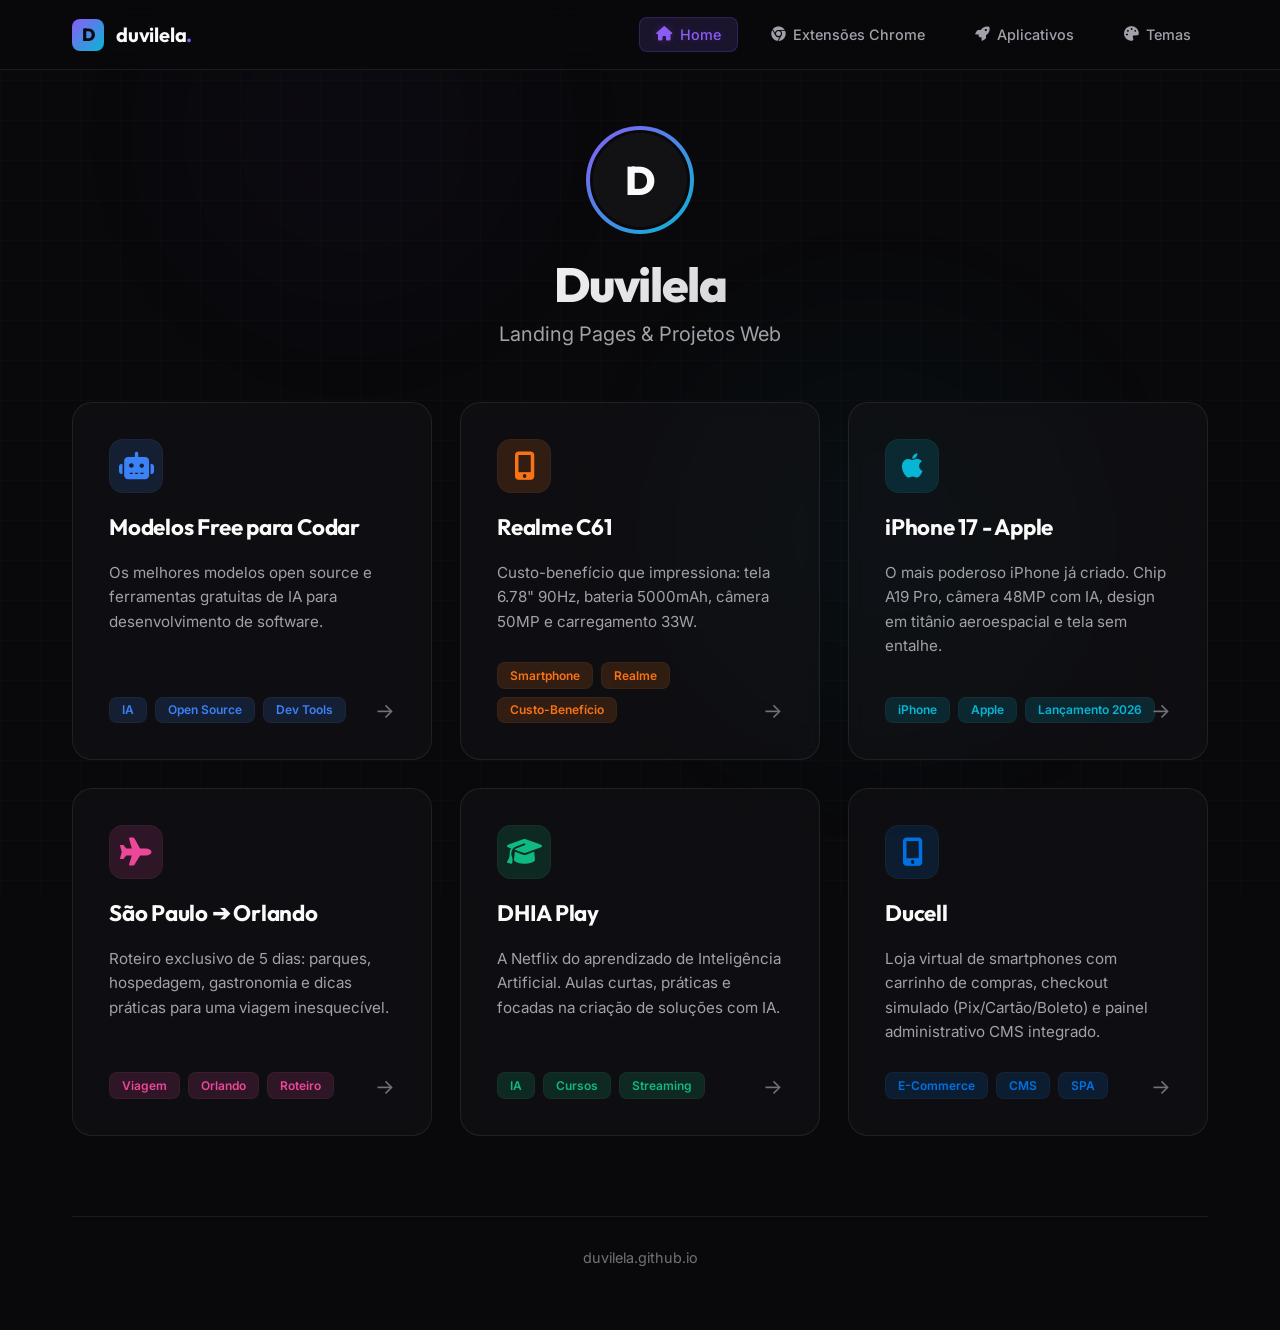
<file: index.html>
<!DOCTYPE html>
<html lang="pt-BR">
<head>
    <meta charset="UTF-8">
    <meta name="viewport" content="width=device-width, initial-scale=1.0">
    <title>duvilela | Portfólio de Projetos Web</title>
    <!-- Google Fonts & FontAwesome -->
    <link href="https://fonts.googleapis.com/css2?family=Inter:wght@300;400;500;600;700&family=Outfit:wght@400;500;600;700;800&display=swap" rel="stylesheet">
    <link href="https://cdnjs.cloudflare.com/ajax/libs/font-awesome/6.4.0/css/all.min.css" rel="stylesheet">
    <style>
        * { margin: 0; padding: 0; box-sizing: border-box; }

        :root {
            --bg: #09090b;
            --bg-card: rgba(24, 24, 27, 0.45);
            --bg-card-hover: rgba(24, 24, 27, 0.75);
            --border: rgba(255, 255, 255, 0.08);
            --text-primary: #fafafa;
            --text-secondary: #a1a1aa;
            --text-muted: #71717a;
            
            --accent-purple: #8b5cf6;
            --accent-purple-glow: rgba(139, 92, 246, 0.15);
            --accent-cyan: #06b6d4;
            --accent-cyan-glow: rgba(6, 182, 212, 0.15);
            
            --font-title: 'Outfit', sans-serif;
            --font-body: 'Inter', sans-serif;
            --transition: all 0.3s cubic-bezier(0.4, 0, 0.2, 1);
        }

        body {
            font-family: var(--font-body);
            background: var(--bg);
            color: var(--text-primary);
            min-height: 100vh;
            display: flex;
            flex-direction: column;
            padding-top: 90px;
            overflow-x: hidden;
        }

        /* Ambient Glow & Grid */
        .grid-bg {
            position: fixed;
            inset: 0;
            z-index: -2;
            background-size: 40px 40px;
            background-image: 
                linear-gradient(to right, rgba(255, 255, 255, 0.015) 1px, transparent 1px),
                linear-gradient(to bottom, rgba(255, 255, 255, 0.015) 1px, transparent 1px);
            pointer-events: none;
        }

        .orb {
            position: fixed;
            border-radius: 50%;
            filter: blur(100px);
            z-index: -1;
            opacity: 0.45;
            pointer-events: none;
        }
        .orb-1 {
            top: -10%;
            left: 10%;
            width: 450px;
            height: 450px;
            background: radial-gradient(circle, var(--accent-purple-glow) 0%, transparent 70%);
        }
        .orb-2 {
            bottom: 10%;
            right: 10%;
            width: 550px;
            height: 550px;
            background: radial-gradient(circle, var(--accent-cyan-glow) 0%, transparent 70%);
        }

        /* Loading Bar */
        .loading-bar {
            position: fixed;
            top: 70px;
            left: 0;
            height: 3px;
            background: linear-gradient(90deg, var(--accent-cyan), var(--accent-purple));
            width: 0%;
            z-index: 1001;
            transition: width 0.4s ease, opacity 0.3s ease;
            opacity: 0;
            pointer-events: none;
        }
        .loading-bar.loading {
            opacity: 1;
            width: 70%;
        }
        .loading-bar.loaded {
            width: 100%;
            opacity: 0;
        }

        /* Fixed Navbar */
        .navbar {
            position: fixed;
            top: 0;
            left: 0;
            right: 0;
            height: 70px;
            z-index: 1000;
            background: rgba(9, 9, 11, 0.75);
            backdrop-filter: blur(12px);
            -webkit-backdrop-filter: blur(12px);
            border-bottom: 1px solid var(--border);
            display: flex;
            align-items: center;
        }

        .nav-container {
            max-width: 1200px;
            width: 100%;
            margin: 0 auto;
            padding: 0 2rem;
            display: flex;
            justify-content: space-between;
            align-items: center;
        }

        .nav-left {
            display: flex;
            align-items: center;
        }

        .nav-brand {
            display: flex;
            align-items: center;
            gap: 0.75rem;
            text-decoration: none;
            color: var(--text-primary);
            font-family: var(--font-title);
            font-weight: 700;
            font-size: 1.25rem;
            letter-spacing: -0.01em;
            cursor: pointer;
            transition: var(--transition);
        }

        .brand-avatar {
            width: 32px;
            height: 32px;
            border-radius: 8px;
            background: linear-gradient(135deg, var(--accent-purple), var(--accent-cyan));
            color: var(--bg);
            display: flex;
            align-items: center;
            justify-content: center;
            font-weight: 800;
            font-size: 1.1rem;
        }

        .nav-brand .dot {
            color: var(--accent-purple);
            transition: var(--transition);
        }

        .nav-brand:hover .dot {
            color: var(--accent-cyan);
            text-shadow: 0 0 10px rgba(6, 182, 212, 0.6);
        }

        .nav-center {
            display: flex;
            align-items: center;
            justify-content: center;
            flex-grow: 1;
        }

        .status-badge {
            background: rgba(255, 255, 255, 0.05);
            border: 1px solid var(--border);
            padding: 0.4rem 1rem;
            border-radius: 30px;
            display: flex;
            align-items: center;
            gap: 0.5rem;
            font-size: 0.85rem;
            color: var(--text-secondary);
            animation: fadeInStatus 0.3s ease;
        }

        @keyframes fadeInStatus {
            from { opacity: 0; transform: translateY(-5px); }
            to { opacity: 1; transform: translateY(0); }
        }

        .pulse-dot {
            width: 8px;
            height: 8px;
            background-color: var(--accent-cyan);
            border-radius: 50%;
            box-shadow: 0 0 0 0 rgba(6, 182, 212, 0.7);
            animation: pulse 1.6s infinite;
        }

        @keyframes pulse {
            0% {
                transform: scale(0.95);
                box-shadow: 0 0 0 0 rgba(6, 182, 212, 0.7);
            }
            70% {
                transform: scale(1);
                box-shadow: 0 0 0 6px rgba(6, 182, 212, 0);
            }
            100% {
                transform: scale(0.95);
                box-shadow: 0 0 0 0 rgba(6, 182, 212, 0);
            }
        }

        .nav-right {
            display: flex;
            align-items: center;
            gap: 1rem;
        }

        .nav-btn {
            background: transparent;
            border: 1px solid transparent;
            color: var(--text-secondary);
            padding: 0.5rem 1rem;
            border-radius: 8px;
            cursor: pointer;
            font-family: var(--font-body);
            font-size: 0.9rem;
            font-weight: 500;
            display: flex;
            align-items: center;
            gap: 0.5rem;
            transition: var(--transition);
        }

        .nav-btn:hover {
            color: var(--text-primary);
            background: rgba(255, 255, 255, 0.04);
        }

        .nav-btn.active {
            color: var(--accent-purple);
            background: var(--accent-purple-glow);
            border-color: rgba(139, 92, 246, 0.2);
            text-shadow: 0 0 10px rgba(139, 92, 246, 0.2);
        }

        .nav-link {
            text-decoration: none;
            color: var(--text-secondary);
            padding: 0.5rem 1rem;
            border-radius: 8px;
            font-size: 0.9rem;
            font-weight: 500;
            display: flex;
            align-items: center;
            gap: 0.5rem;
            transition: var(--transition);
        }

        .nav-link:hover {
            color: var(--text-primary);
            background: rgba(255, 255, 255, 0.04);
        }

        /* Hub View Container */
        .container {
            max-width: 1200px;
            width: 100%;
            margin: 0 auto;
            padding: 2.5rem 2rem 4rem;
            text-align: center;
            animation: slideIn 0.5s cubic-bezier(0.16, 1, 0.3, 1);
        }

        @keyframes slideIn {
            from { opacity: 0; transform: translateY(15px); }
            to { opacity: 1; transform: translateY(0); }
        }

        .hub-header {
            margin-bottom: 3.5rem;
        }

        /* Avatar glow */
        .avatar-glow {
            position: relative;
            width: 100px;
            height: 100px;
            margin: 0 auto 1.5rem;
            display: flex;
            align-items: center;
            justify-content: center;
        }
        .avatar-glow::before {
            content: '';
            position: absolute;
            inset: -4px;
            border-radius: 50%;
            background: linear-gradient(135deg, var(--accent-purple), var(--accent-cyan));
            z-index: -1;
            animation: rotateGlow 6s linear infinite;
        }
        .avatar {
            width: 100%;
            height: 100%;
            border-radius: 50%;
            background: #121214;
            border: 3px solid var(--bg);
            display: flex;
            align-items: center;
            justify-content: center;
            font-size: 2.5rem;
            font-weight: 800;
            color: var(--text-primary);
            font-family: var(--font-title);
        }
        @keyframes rotateGlow {
            0% { transform: rotate(0deg); filter: hue-rotate(0deg); }
            100% { transform: rotate(360deg); filter: hue-rotate(360deg); }
        }

        h1 {
            font-family: var(--font-title);
            font-size: 3rem;
            font-weight: 800;
            margin-bottom: 0.5rem;
            letter-spacing: -0.03em;
            background: linear-gradient(135deg, #ffffff 30%, var(--text-secondary) 100%);
            -webkit-background-clip: text;
            -webkit-text-fill-color: transparent;
        }

        .subtitle {
            color: var(--text-secondary);
            font-size: 1.25rem;
            font-weight: 400;
            margin-bottom: 1rem;
            max-width: 600px;
            margin-left: auto;
            margin-right: auto;
        }

        .social-links {
            display: flex;
            justify-content: center;
            gap: 1rem;
            margin-top: 1.5rem;
        }

        .social-icon-btn {
            color: var(--text-secondary);
            font-size: 1.2rem;
            width: 40px;
            height: 40px;
            border-radius: 50%;
            border: 1px solid var(--border);
            background: rgba(255, 255, 255, 0.02);
            display: flex;
            align-items: center;
            justify-content: center;
            text-decoration: none;
            transition: var(--transition);
        }

        .social-icon-btn:hover {
            color: var(--text-primary);
            border-color: rgba(255, 255, 255, 0.2);
            background: rgba(255, 255, 255, 0.05);
            transform: translateY(-2px);
        }

        /* Cards Grid */
        .cards {
            display: grid;
            grid-template-columns: repeat(auto-fit, minmax(340px, 1fr));
            gap: 1.75rem;
            margin-top: 1rem;
        }

        .card {
            background: var(--bg-card);
            backdrop-filter: blur(8px);
            -webkit-backdrop-filter: blur(8px);
            border: 1px solid var(--border);
            border-radius: 20px;
            padding: 2.25rem;
            text-align: left;
            text-decoration: none;
            color: inherit;
            transition: var(--transition);
            position: relative;
            overflow: hidden;
            display: flex;
            flex-direction: column;
            gap: 1.25rem;
        }

        .card::before {
            content: '';
            position: absolute;
            top: 0;
            left: 0;
            right: 0;
            height: 4px;
            background: var(--card-color, var(--accent-purple));
            transition: opacity 0.35s ease;
            opacity: 0;
        }

        .card:hover {
            transform: translateY(-6px);
            border-color: var(--card-color, var(--accent-purple));
            box-shadow: 0 20px 40px var(--card-color-glow, var(--accent-purple-glow));
            background: var(--bg-card-hover);
        }

        .card:hover::before {
            opacity: 1;
        }

        .card-icon {
            font-size: 1.75rem;
            width: 54px;
            height: 54px;
            border-radius: 14px;
            display: flex;
            align-items: center;
            justify-content: center;
            background: var(--card-color-glow, var(--accent-purple-glow));
            color: var(--card-color, var(--accent-purple));
            border: 1px solid rgba(255, 255, 255, 0.03);
            transition: var(--transition);
        }

        .card:hover .card-icon {
            transform: scale(1.05);
            border-color: rgba(255, 255, 255, 0.1);
        }

        .card h2 {
            font-family: var(--font-title);
            font-size: 1.4rem;
            font-weight: 700;
            letter-spacing: -0.01em;
            color: var(--text-primary);
        }

        .card p {
            color: var(--text-secondary);
            font-size: 0.95rem;
            line-height: 1.6;
            margin-bottom: 0.5rem;
        }

        .card-tags {
            display: flex;
            gap: 0.5rem;
            flex-wrap: wrap;
            margin-top: auto;
        }

        .tag {
            padding: 0.3rem 0.75rem;
            border-radius: 8px;
            font-size: 0.75rem;
            font-weight: 600;
            background: var(--card-color-glow, var(--accent-purple-glow));
            color: var(--card-color, var(--accent-purple));
            border: 1px solid rgba(255, 255, 255, 0.03);
        }

        .card-arrow {
            position: absolute;
            bottom: 2.25rem;
            right: 2.25rem;
            font-size: 1.3rem;
            color: var(--text-muted);
            transition: var(--transition);
        }

        .card:hover .card-arrow {
            color: var(--card-color, var(--text-primary));
            transform: translateX(6px);
        }

        /* Footer */
        footer {
            margin-top: 5rem;
            color: var(--text-muted);
            font-size: 0.9rem;
            border-top: 1px solid var(--border);
            padding-top: 2rem;
            width: 100%;
        }

        footer a {
            color: var(--accent-cyan);
            text-decoration: none;
            font-weight: 500;
            transition: var(--transition);
        }

        footer a:hover {
            color: var(--accent-purple);
            text-decoration: underline;
        }

        /* Iframe View CSS */
        #iframe-view {
            position: fixed;
            top: 70px;
            left: 0;
            right: 0;
            bottom: 0;
            width: 100%;
            height: calc(100vh - 70px);
            overflow: hidden;
            background: var(--bg);
            display: none;
            opacity: 0;
            transform: translateY(15px);
            z-index: 10;
        }

        #project-iframe {
            width: 100%;
            height: 100%;
            border: none;
            background: var(--bg);
        }

        /* SPA transitions */
        .fade-out {
            opacity: 0;
            transform: translateY(-15px);
            transition: opacity 0.3s cubic-bezier(0.16, 1, 0.3, 1), transform 0.3s cubic-bezier(0.16, 1, 0.3, 1);
        }
        
        .fade-in {
            opacity: 1 !important;
            transform: translateY(0) !important;
            transition: opacity 0.35s cubic-bezier(0.16, 1, 0.3, 1), transform 0.35s cubic-bezier(0.16, 1, 0.3, 1);
        }

        /* Responsiveness */
        @media (max-width: 768px) {
            body {
                padding-top: 80px;
            }
            .navbar {
                height: 60px;
            }
            #iframe-view {
                top: 60px;
                height: calc(100vh - 60px);
            }
            .loading-bar {
                top: 60px;
            }
            h1 { font-size: 2.25rem; }
            .cards { grid-template-columns: 1fr; }
            .nav-container { padding: 0 1.25rem; }
            .nav-status { display: none; }
            .nav-btn span, .nav-link span { display: none; }
            .nav-btn, .nav-link { padding: 0.5rem; }
        }

        /* Theme Selector Modal */
        .theme-modal-overlay {
            position: fixed;
            inset: 0;
            background: rgba(0, 0, 0, 0.75);
            backdrop-filter: blur(8px);
            -webkit-backdrop-filter: blur(8px);
            display: none;
            align-items: center;
            justify-content: center;
            z-index: 2000;
            opacity: 0;
            transition: opacity 0.3s ease;
        }
        .theme-modal-overlay.active {
            display: flex;
            opacity: 1;
        }
        .theme-modal-content {
            background: #18181b;
            border: 1px solid rgba(255, 255, 255, 0.08);
            border-radius: 20px;
            max-width: 680px;
            width: 90%;
            padding: 2rem;
            box-shadow: 0 25px 50px -12px rgba(0, 0, 0, 0.5);
            transform: translateY(20px);
            transition: transform 0.3s ease;
            color: #fafafa;
            text-align: left;
        }
        .theme-modal-overlay.active .theme-modal-content {
            transform: translateY(0);
        }
        .theme-modal-header {
            display: flex;
            justify-content: space-between;
            align-items: center;
            margin-bottom: 1.5rem;
            border-bottom: 1px solid rgba(255, 255, 255, 0.08);
            padding-bottom: 1rem;
        }
        .theme-modal-header h2 {
            font-size: 1.4rem;
            font-weight: 700;
            letter-spacing: -0.02em;
            color: #ffffff;
        }
        .theme-modal-close-btn {
            background: transparent;
            border: none;
            color: #a1a1aa;
            font-size: 1.8rem;
            cursor: pointer;
            line-height: 1;
            transition: color 0.2s;
        }
        .theme-modal-close-btn:hover {
            color: #ffffff;
        }
        .theme-grid {
            display: grid;
            grid-template-columns: repeat(auto-fill, minmax(260px, 1fr));
            gap: 1rem;
            max-height: 400px;
            overflow-y: auto;
            padding-right: 0.5rem;
        }
        .theme-grid::-webkit-scrollbar {
            width: 6px;
        }
        .theme-grid::-webkit-scrollbar-track {
            background: transparent;
        }
        .theme-grid::-webkit-scrollbar-thumb {
            background: rgba(255, 255, 255, 0.1);
            border-radius: 999px;
        }
        .theme-option-card {
            background: rgba(255, 255, 255, 0.02);
            border: 1px solid rgba(255, 255, 255, 0.06);
            border-radius: 12px;
            padding: 1.25rem;
            text-decoration: none;
            color: inherit;
            display: flex;
            flex-direction: column;
            gap: 0.5rem;
            transition: all 0.2s ease;
            position: relative;
            overflow: hidden;
        }
        .theme-option-card:hover {
            background: rgba(255, 255, 255, 0.06);
            border-color: rgba(255, 255, 255, 0.15);
            transform: translateY(-2px);
        }
        .theme-option-card.current {
            border-color: #3b82f6;
            background: rgba(59, 130, 246, 0.05);
        }
        .theme-preview-glow {
            position: absolute;
            top: 0; right: 0;
            width: 60px; height: 60px;
            filter: blur(25px);
            opacity: 0.15;
            pointer-events: none;
            transition: opacity 0.2s;
        }
        .theme-option-card:hover .theme-preview-glow {
            opacity: 0.3;
        }
        .theme-option-card h3 {
            font-size: 1rem;
            font-weight: 600;
            color: #ffffff;
            margin-bottom: 0.2rem;
        }
        .theme-option-card p {
            font-size: 0.8rem;
            color: #a1a1aa;
            line-height: 1.4;
        }
        .theme-badge {
            align-self: flex-start;
            font-size: 0.7rem;
            font-weight: 600;
            padding: 0.15rem 0.45rem;
            border-radius: 4px;
            background: rgba(255, 255, 255, 0.05);
            color: #d4d4d8;
            border: 1px solid rgba(255, 255, 255, 0.05);
        }
        .theme-option-card.current .theme-badge {
            background: rgba(59, 130, 246, 0.15);
            color: #60a5fa;
            border-color: rgba(59, 130, 246, 0.25);
        }
    </style>
</head>
<body>
    <div class="grid-bg"></div>
    <div class="orb orb-1"></div>
    <div class="orb orb-2"></div>

    <!-- Top Loading Indicator -->
    <div class="loading-bar" id="loading-bar"></div>

    <!-- Fixed Header / Navbar -->
    <nav class="navbar">
        <div class="nav-container">
            <div class="nav-left">
                <a href="#" class="nav-brand" id="nav-brand">
                    <span class="brand-avatar">D</span>
                    <span class="brand-text">duvilela<span class="dot">.</span></span>
                </a>
            </div>
            
            <div class="nav-center" id="nav-status">
                <div class="status-badge" style="display: none;">
                    <span class="pulse-dot"></span>
                    <span class="status-text">Visualizando: </span>
                </div>
            </div>

            <div class="nav-right">
                <button class="nav-btn active" id="btn-home">
                    <i class="fa-solid fa-house"></i>
                    <span>Home</span>
                </button>
                <button class="nav-btn" id="btn-extensions" title="Extensões Chrome">
                    <i class="fa-brands fa-chrome"></i>
                    <span>Extensões Chrome</span>
                </button>
                <button class="nav-btn" id="btn-apps" title="Aplicativos Web">
                    <i class="fa-solid fa-rocket"></i>
                    <span>Aplicativos</span>
                </button>
                <button class="nav-btn" id="btn-theme-switcher" title="Trocar Tema">
                    <i class="fa-solid fa-palette"></i>
                    <span>Temas</span>
                </button>
                <!-- <a href="https://github.com/duvilela" target="_blank" class="nav-link">
                    <i class="fa-brands fa-github"></i>
                    <span>GitHub</span>
                </a> -->
            </div>
        </div>
    </nav>

    <!-- PORTFOLIO HUB (CARDS VIEW) -->
    <main class="container" id="hub-view">
        <header class="hub-header">
            <div class="avatar-glow">
                <div class="avatar">D</div>
            </div>
            <h1>Duvilela</h1>
            <p class="subtitle">Landing Pages & Projetos Web</p>
            <!-- <div class="social-links">
                <a href="https://github.com/duvilela" target="_blank" class="social-icon-btn" title="GitHub"><i class="fa-brands fa-github"></i></a>
            </div> -->
        </header>

        <div class="cards">
            <!-- Neymar Copa 2026 -->
            <!-- <a href="neymarjr/index1.html" class="card" style="--card-color: #eab308; --card-color-glow: rgba(234, 179, 8, 0.15);">
                <div class="card-icon"><i class="fa-solid fa-star"></i></div>
                <h2>Neymar Copa 2026</h2>
                <p>O maior artilheiro do Brasil em sua última chance de conquistar o hexa. Histórico, stats e expectativas.</p>
                <div class="card-tags">
                    <span class="tag">Neymar</span>
                    <span class="tag">Copa 2026</span>
                    <span class="tag">Seleção</span>
                </div>
                <span class="card-arrow">→</span>
            </a> -->

            <!-- Modelos Free para Codar -->
            <a href="codar/index2.html" class="card" style="--card-color: #3b82f6; --card-color-glow: rgba(59, 130, 246, 0.15);">
                <div class="card-icon"><i class="fa-solid fa-robot"></i></div>
                <h2>Modelos Free para Codar</h2>
                <p>Os melhores modelos open source e ferramentas gratuitas de IA para desenvolvimento de software.</p>
                <div class="card-tags">
                    <span class="tag">IA</span>
                    <span class="tag">Open Source</span>
                    <span class="tag">Dev Tools</span>
                </div>
                <span class="card-arrow">→</span>
            </a>

            <!-- Neymar Jr Copa 2026 v2 -->
            <!-- <a href="neymarjr/index3.html" class="card" style="--card-color: #22c55e; --card-color-glow: rgba(34, 197, 94, 0.15);">
                <div class="card-icon"><i class="fa-solid fa-earth-americas"></i></div>
                <h2>Neymar Jr | Copa 2026</h2>
                <p>Versão alternativa da landing page do Neymar para a Copa do Mundo 2026 com design exclusivo.</p>
                <div class="card-tags">
                    <span class="tag">Neymar</span>
                    <span class="tag">Copa 2026</span>
                    <span class="tag">Design v2</span>
                </div>
                <span class="card-arrow">→</span>
            </a> -->

            <!-- Realme C61 -->
            <a href="realmec61/realme-c61.html" class="card" style="--card-color: #f97316; --card-color-glow: rgba(249, 115, 22, 0.15);">
                <div class="card-icon"><i class="fa-solid fa-mobile-screen-button"></i></div>
                <h2>Realme C61</h2>
                <p>Custo-benefício que impressiona: tela 6.78" 90Hz, bateria 5000mAh, câmera 50MP e carregamento 33W.</p>
                <div class="card-tags">
                    <span class="tag">Smartphone</span>
                    <span class="tag">Realme</span>
                    <span class="tag">Custo-Benefício</span>
                </div>
                <span class="card-arrow">→</span>
            </a>

            <!-- Neymar Último Sonho -->
            <!-- <a href="neymarjr/index4.html" class="card" style="--card-color: #ef4444; --card-color-glow: rgba(239, 68, 68, 0.15);">
                <div class="card-icon"><i class="fa-solid fa-soccer-ball"></i></div>
                <h2>Neymar | O Último Sonho</h2>
                <p>A última dança: experiência, memória e esperança reunidas em busca do maior título com a amarelinha.</p>
                <div class="card-tags">
                    <span class="tag">Neymar</span>
                    <span class="tag">Copa 2026</span>
                    <span class="tag">Design v3</span>
                </div>
                <span class="card-arrow">→</span>
            </a> -->

            <!-- iPhone 17 -->
            <a href="grokfast/index.html" class="card" style="--card-color: #06b6d4; --card-color-glow: rgba(6, 182, 212, 0.15);">
                <div class="card-icon"><i class="fa-brands fa-apple"></i></div>
                <h2>iPhone 17 - Apple</h2>
                <p>O mais poderoso iPhone já criado. Chip A19 Pro, câmera 48MP com IA, design em titânio aeroespacial e tela sem entalhe.</p>
                <div class="card-tags">
                    <span class="tag">iPhone</span>
                    <span class="tag">Apple</span>
                    <span class="tag">Lançamento 2026</span>
                </div>
                <span class="card-arrow">→</span>
            </a>

            <!-- São Paulo -> Orlando -->
            <a href="itinerario-orlando/index.html" class="card" style="--card-color: #ec4899; --card-color-glow: rgba(236, 72, 153, 0.15);">
                <div class="card-icon"><i class="fa-solid fa-plane"></i></div>
                <h2>São Paulo ➔ Orlando</h2>
                <p>Roteiro exclusivo de 5 dias: parques, hospedagem, gastronomia e dicas práticas para uma viagem inesquecível.</p>
                <div class="card-tags">
                    <span class="tag">Viagem</span>
                    <span class="tag">Orlando</span>
                    <span class="tag">Roteiro</span>
                </div>
                <span class="card-arrow">→</span>
            </a>

            <!-- DHIA Play -->
            <a href="webcursos/index.html" class="card" style="--card-color: #10b981; --card-color-glow: rgba(16, 185, 129, 0.15);">
                <div class="card-icon"><i class="fa-solid fa-graduation-cap"></i></div>
                <h2>DHIA Play</h2>
                <p>A Netflix do aprendizado de Inteligência Artificial. Aulas curtas, práticas e focadas na criação de soluções com IA.</p>
                <div class="card-tags">
                    <span class="tag">IA</span>
                    <span class="tag">Cursos</span>
                    <span class="tag">Streaming</span>
                </div>
                <span class="card-arrow">→</span>
            </a>

            <!-- Ducell -->
            <a href="lojacell/index.html" class="card" style="--card-color: #0071e3; --card-color-glow: rgba(0, 113, 227, 0.15);">
                <div class="card-icon"><i class="fa-solid fa-mobile-screen-button"></i></div>
                <h2>Ducell</h2>
                <p>Loja virtual de smartphones com carrinho de compras, checkout simulado (Pix/Cartão/Boleto) e painel administrativo CMS integrado.</p>
                <div class="card-tags">
                    <span class="tag">E-Commerce</span>
                    <span class="tag">CMS</span>
                    <span class="tag">SPA</span>
                </div>
                <span class="card-arrow">→</span>
            </a>

            </div>

        <footer>
            <p><!-- <a href="https://github.com/duvilela" target="_blank">GitHub</a> · --> duvilela.github.io</p>
        </footer>
    </main>

    <!-- SUB-PROJECT IFRAME (SPA CONTAINER) -->
    <div id="iframe-view">
        <iframe id="project-iframe" src="about:blank"></iframe>
    </div>

    <!-- Theme Selector Modal -->
    <div id="theme-modal" class="theme-modal-overlay">
        <div class="theme-modal-content">
            <div class="theme-modal-header">
                <h2>Selecione um Tema para o Hub</h2>
                <button id="theme-modal-close" class="theme-modal-close-btn">&times;</button>
            </div>
            <div class="theme-grid">
                <!-- Theme 1 (Modern Creative - now index.html) -->
                <a href="index.html" class="theme-option-card current" id="theme-card-1">
                    <div class="theme-preview-glow" style="background: linear-gradient(135deg, #8b5cf6, #06b6d4);"></div>
                    <h3>Modern Creative</h3>
                    <p>Vidro fosco (glassmorphism) com tons roxo e ciano.</p>
                    <span class="theme-badge">Futurista (Principal)</span>
                </a>
                <!-- Theme 2 (Original Hub - now index2.html) -->
                <a href="index2.html" class="theme-option-card" id="theme-card-2">
                    <div class="theme-preview-glow" style="background: linear-gradient(135deg, #22c55e, #06b6d4);"></div>
                    <h3>Original Hub</h3>
                    <p>Retro-Modern Dark com brilhos verde/ciano e emojis.</p>
                    <span class="theme-badge">Original</span>
                </a>
                <!-- Theme 3 -->
                <a href="index3.html" class="theme-option-card" id="theme-card-3">
                    <div class="theme-preview-glow" style="background: linear-gradient(135deg, #3b82f6, #09090b);"></div>
                    <h3>Cyberpunk AI</h3>
                    <p>Tema de inteligência artificial com grade e neon azul.</p>
                    <span class="theme-badge">Tecnológico</span>
                </a>
                <!-- Theme 4 -->
                <a href="index4.html" class="theme-option-card" id="theme-card-4">
                    <div class="theme-preview-glow" style="background: linear-gradient(135deg, #2563eb, #eff6ff);"></div>
                    <h3>Clean Light</h3>
                    <p>Design corporativo, minimalista e profissional em modo claro.</p>
                    <span class="theme-badge">Corporativo</span>
                </a>
                <!-- Theme 5 -->
                <a href="index5.html" class="theme-option-card" id="theme-card-5">
                    <div class="theme-preview-glow" style="background: linear-gradient(135deg, #6366f1, #0ea5e9);"></div>
                    <h3>Premium Dark</h3>
                    <p>Visual executivo em titânio e aço com acentos índigo.</p>
                    <span class="theme-badge">Premium</span>
                </a>
            </div>
        </div>
    </div>

    <!-- SPA logic -->
    <script>
        const hubView = document.getElementById('hub-view');
        const iframeView = document.getElementById('iframe-view');
        const iframeEl = document.getElementById('project-iframe');
        const btnHome = document.getElementById('btn-home');
        const navBrand = document.getElementById('nav-brand');
        const navStatus = document.getElementById('nav-status');
        const statusText = navStatus.querySelector('.status-text');
        const statusBadge = navStatus.querySelector('.status-badge');
        const loadingBar = document.getElementById('loading-bar');

        // Initial state
        history.replaceState({view: 'hub'}, '', window.location.pathname);

        function openProject(url, title, pushState = true) {
            // Show loading bar
            loadingBar.className = 'loading-bar loading';
            
            // Set src of iframe
            iframeEl.src = url;
            
            // Show iframe container
            iframeView.style.display = 'block';
            
            // Fade out hub
            hubView.classList.add('fade-out');
            
            setTimeout(() => {
                hubView.style.display = 'none';
                iframeView.classList.add('fade-in');
                
                // Update status badge
                statusText.textContent = `Visualizando: ${title}`;
                statusBadge.style.display = 'flex';
                
                // Toggle active navbar tab
                btnHome.classList.remove('active');
                const btnExtensions = document.getElementById('btn-extensions');
                if (btnExtensions) {
                    if (title === 'Extensões Chrome') {
                        btnExtensions.classList.add('active');
                    } else {
                        btnExtensions.classList.remove('active');
                    }
                }
                
                if (pushState) {
                    const hash = '#' + encodeURIComponent(title.toLowerCase().trim().replace(/\s+/g, '-'));
                    history.pushState({view: 'project', url: url, title: title}, '', hash);
                }
            }, 300);
        }

        function showHome(e, pushState = true) {
            if (e) e.preventDefault();
            
            if (iframeView.style.display === 'none' || !iframeView.style.display) return;
            
            loadingBar.className = 'loading-bar';
            
            // Fade out iframe
            iframeView.classList.remove('fade-in');
            iframeView.classList.add('fade-out');
            
            setTimeout(() => {
                iframeView.style.display = 'none';
                iframeView.classList.remove('fade-out');
                iframeEl.src = 'about:blank'; // reset to save memory/stop media
                
                hubView.style.display = 'block';
                setTimeout(() => {
                    hubView.classList.remove('fade-out');
                }, 50);
                
                statusBadge.style.display = 'none';
                btnHome.classList.add('active');
                const btnExtensions = document.getElementById('btn-extensions');
                if (btnExtensions) btnExtensions.classList.remove('active');
                
                if (pushState) {
                    history.pushState({view: 'hub'}, '', window.location.pathname);
                }
            }, 300);
        }

        // Iframe load listener
        iframeEl.onload = function() {
            loadingBar.className = 'loading-bar loaded';
            setTimeout(() => {
                loadingBar.className = 'loading-bar';
            }, 400);
        };

        // Click handlers for cards
        document.querySelectorAll('.card').forEach(card => {
            card.addEventListener('click', function(e) {
                const url = this.getAttribute('href');
                if (url.startsWith('http')) return;
                e.preventDefault();
                const title = this.querySelector('h2').textContent;
                openProject(url, title);
            });
        });

        btnHome.addEventListener('click', function(e) { window.location.href = 'https://duvilela.github.io/'; });
        const btnExtensions = document.getElementById('btn-extensions');
        if (btnExtensions) {
            btnExtensions.addEventListener('click', function(e) {
                window.location.href = 'https://duvilela-chrome.vercel.app/';
            });
        }
        const btnApps = document.getElementById('btn-apps');
        if (btnApps) {
            btnApps.addEventListener('click', function(e) {
                window.location.href = 'https://duvilela.github.io/apps/index.html';
            });
        }
        navBrand.addEventListener('click', e => showHome(e));

        // Popstate browser navigation
        window.addEventListener('popstate', function(e) {
            if (e.state && e.state.view === 'project') {
                openProject(e.state.url, e.state.title, false);
            } else {
                showHome(null, false);
            }
        });

        // Theme Switcher Logic
        const themeModal = document.getElementById('theme-modal');
        const btnThemeSwitcher = document.getElementById('btn-theme-switcher');
        const brandAvatar = document.querySelector('.brand-avatar');
        const themeModalClose = document.getElementById('theme-modal-close');

        function openThemeModal(e) {
            if (e) e.preventDefault();
            themeModal.style.display = 'flex';
            setTimeout(() => {
                themeModal.classList.add('active');
            }, 10);
        }

        function closeThemeModal() {
            themeModal.classList.remove('active');
            setTimeout(() => {
                themeModal.style.display = 'none';
            }, 300);
        }

        if (btnThemeSwitcher) btnThemeSwitcher.addEventListener('click', openThemeModal);
        if (brandAvatar) {
            brandAvatar.style.cursor = 'pointer';
            brandAvatar.addEventListener('click', openThemeModal);
        }
        if (themeModalClose) themeModalClose.addEventListener('click', closeThemeModal);
        
        themeModal.addEventListener('click', function(e) {
            if (e.target === themeModal) {
                closeThemeModal();
            }
        });
    </script>
</body>
</html>
</file>
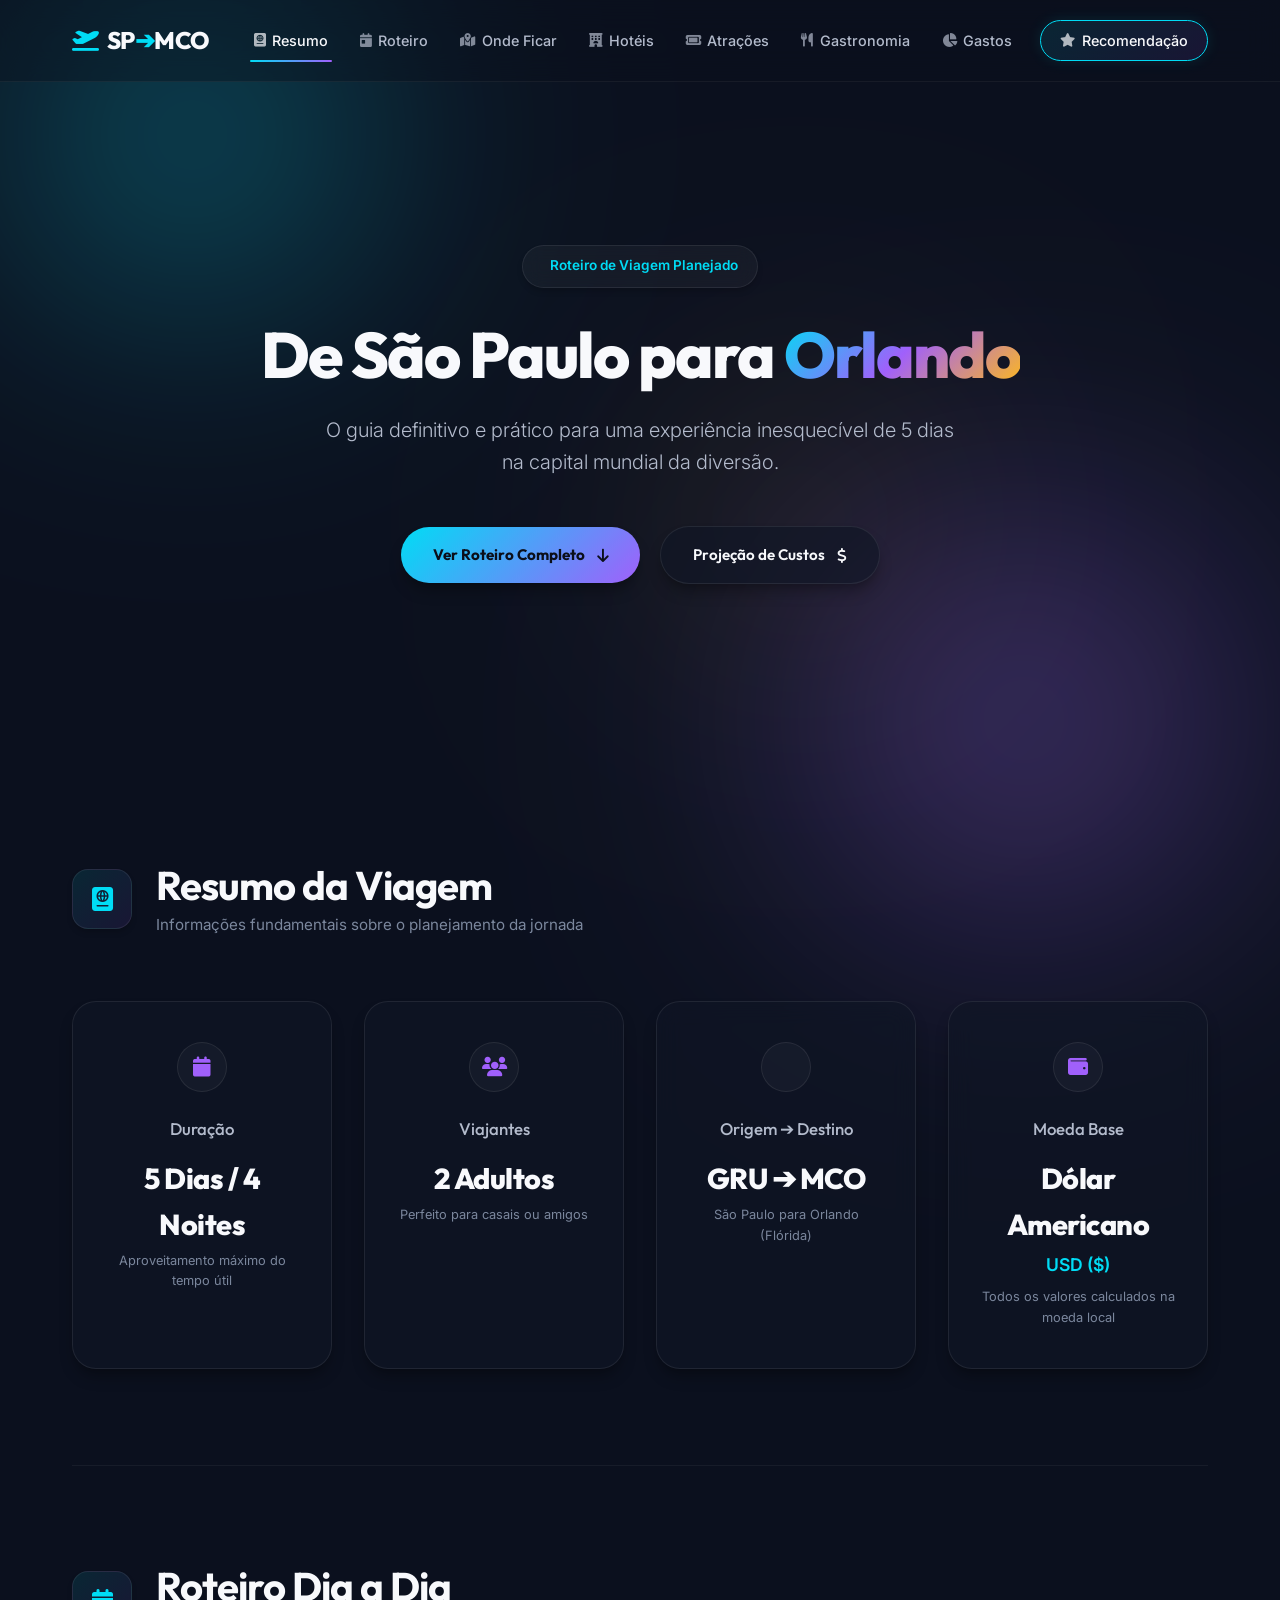
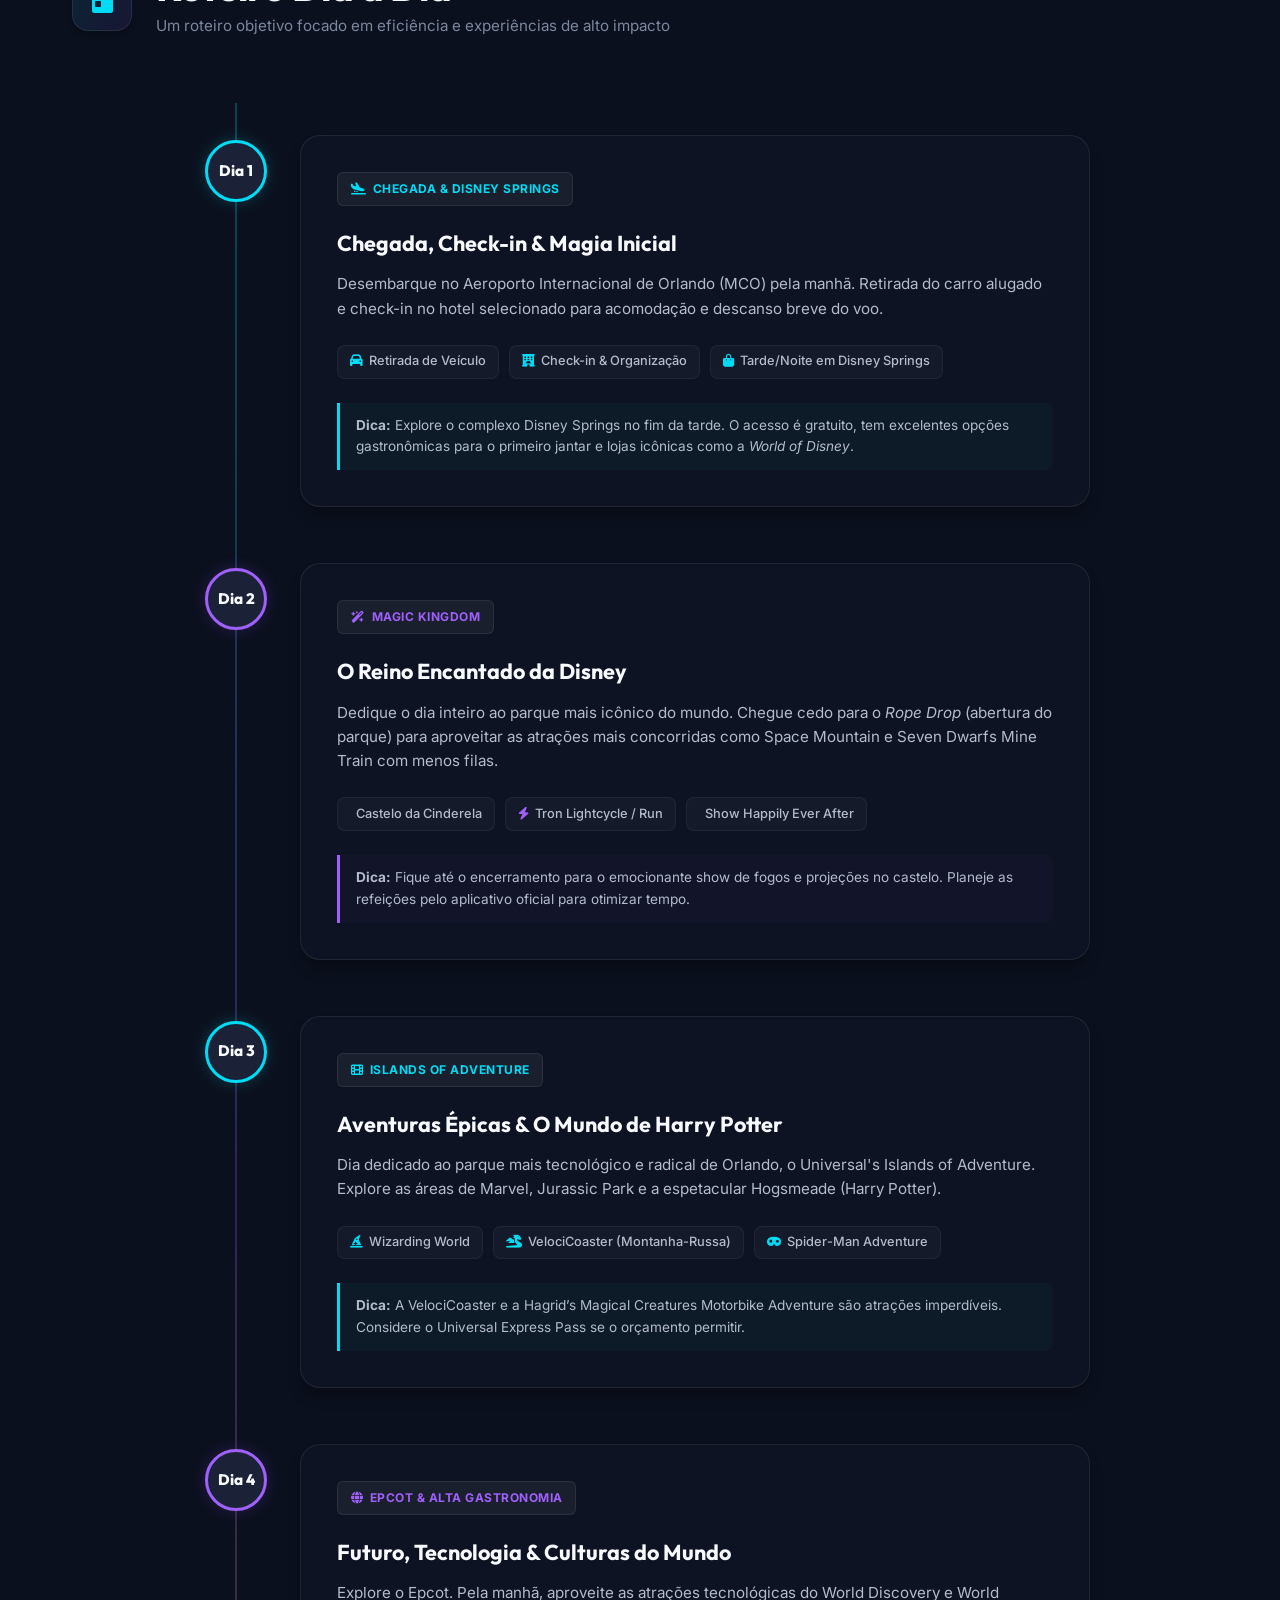
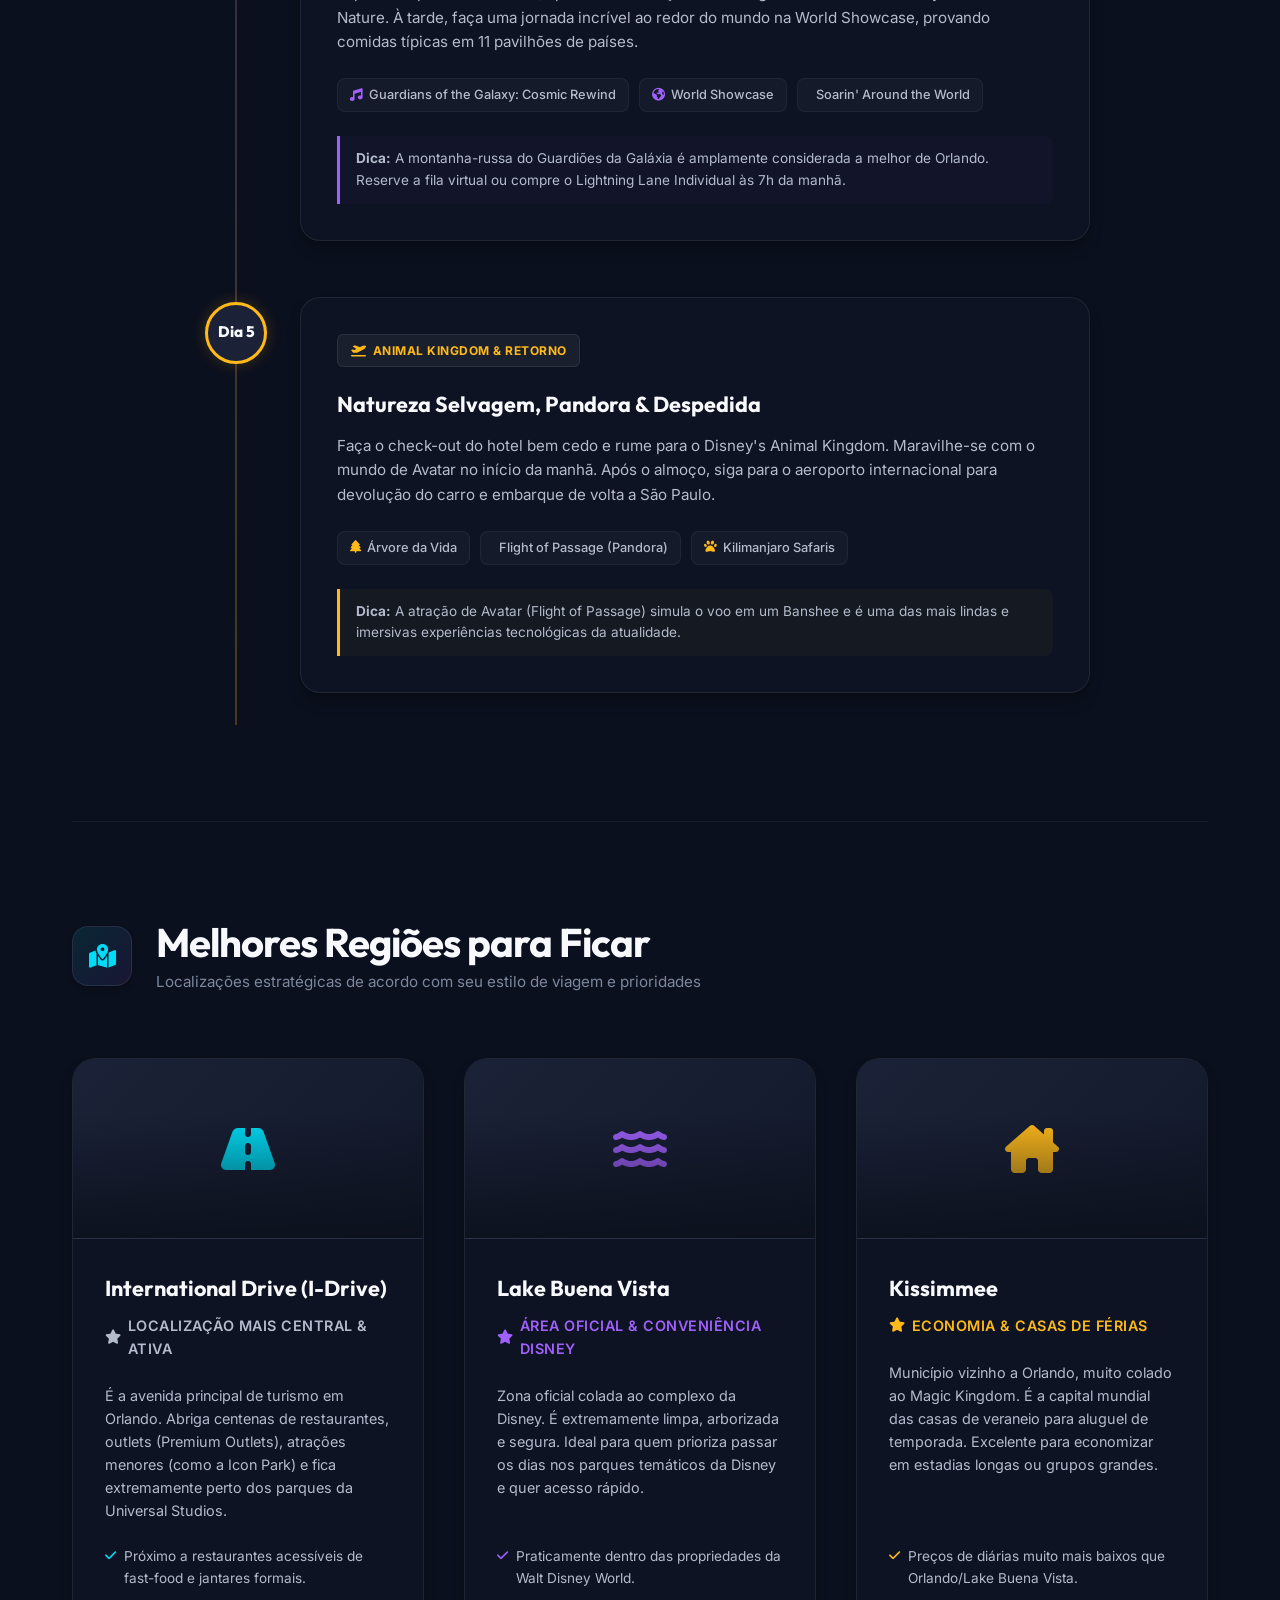
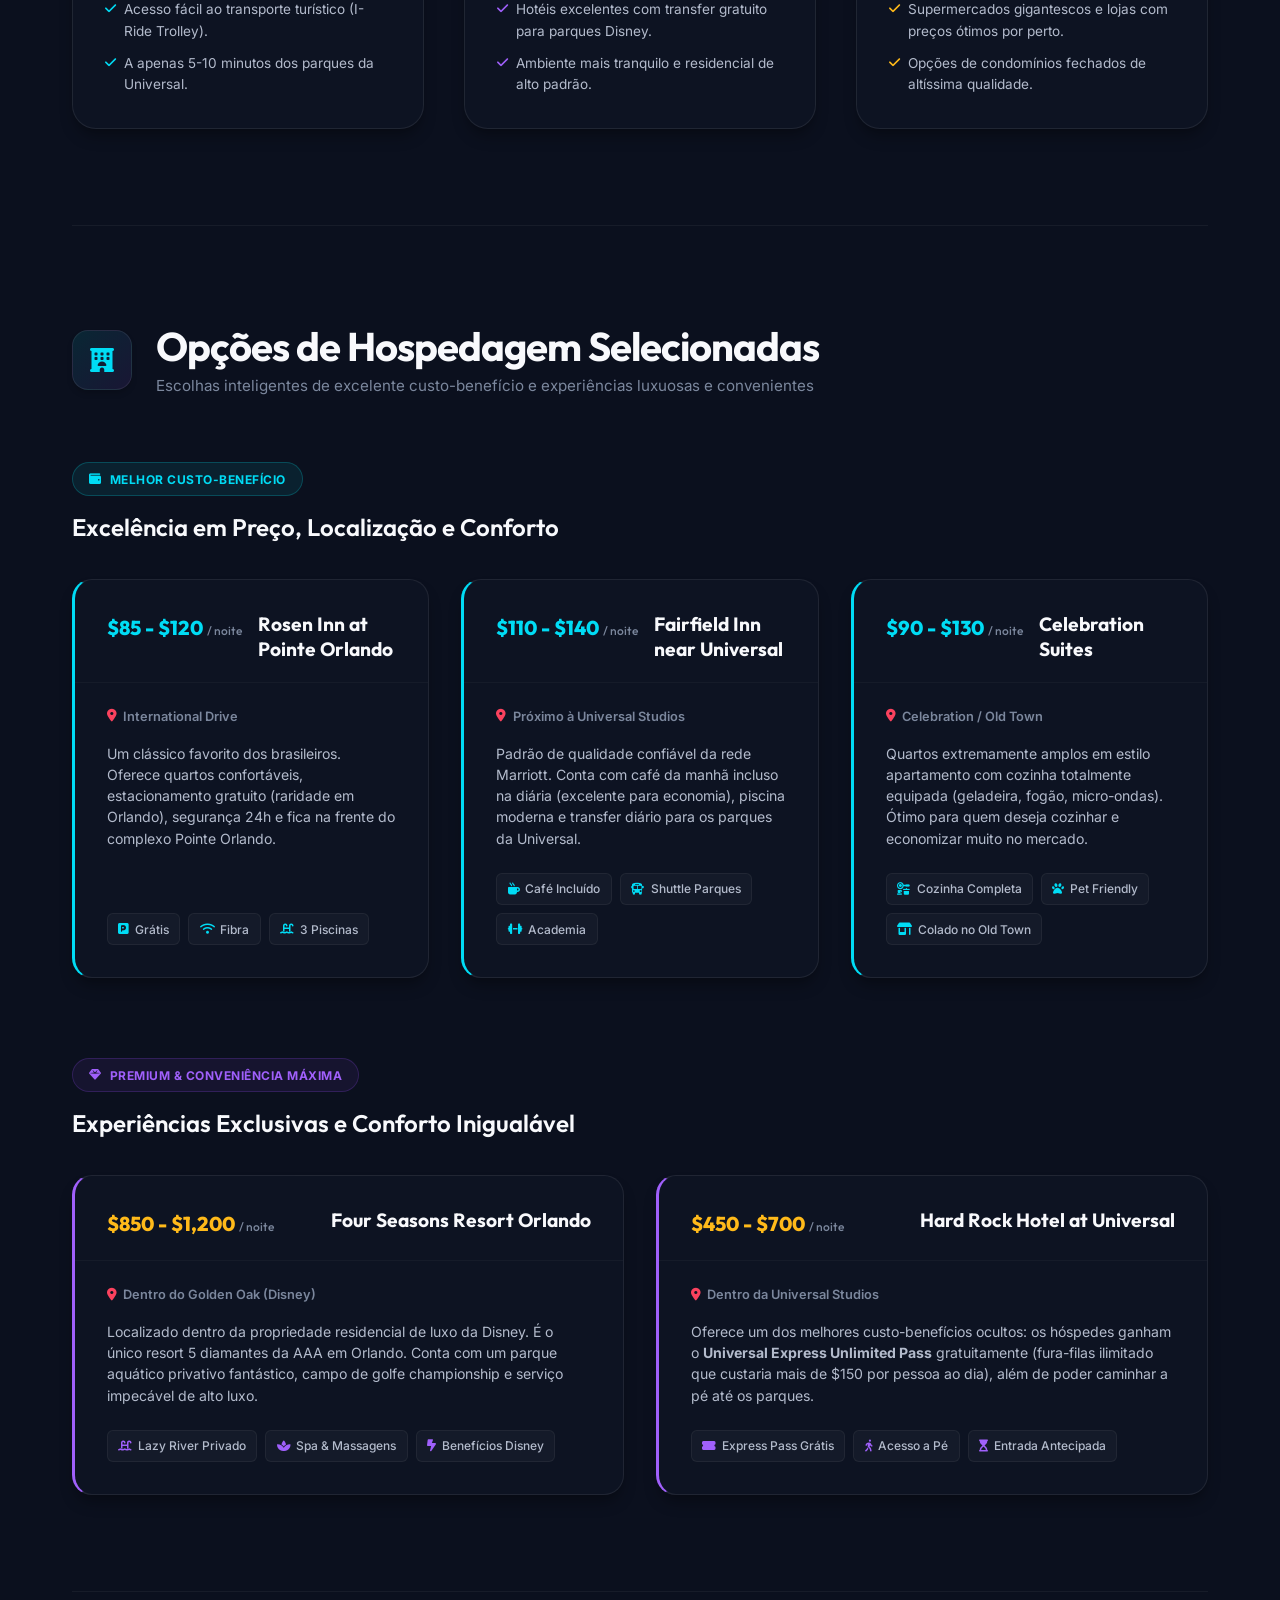
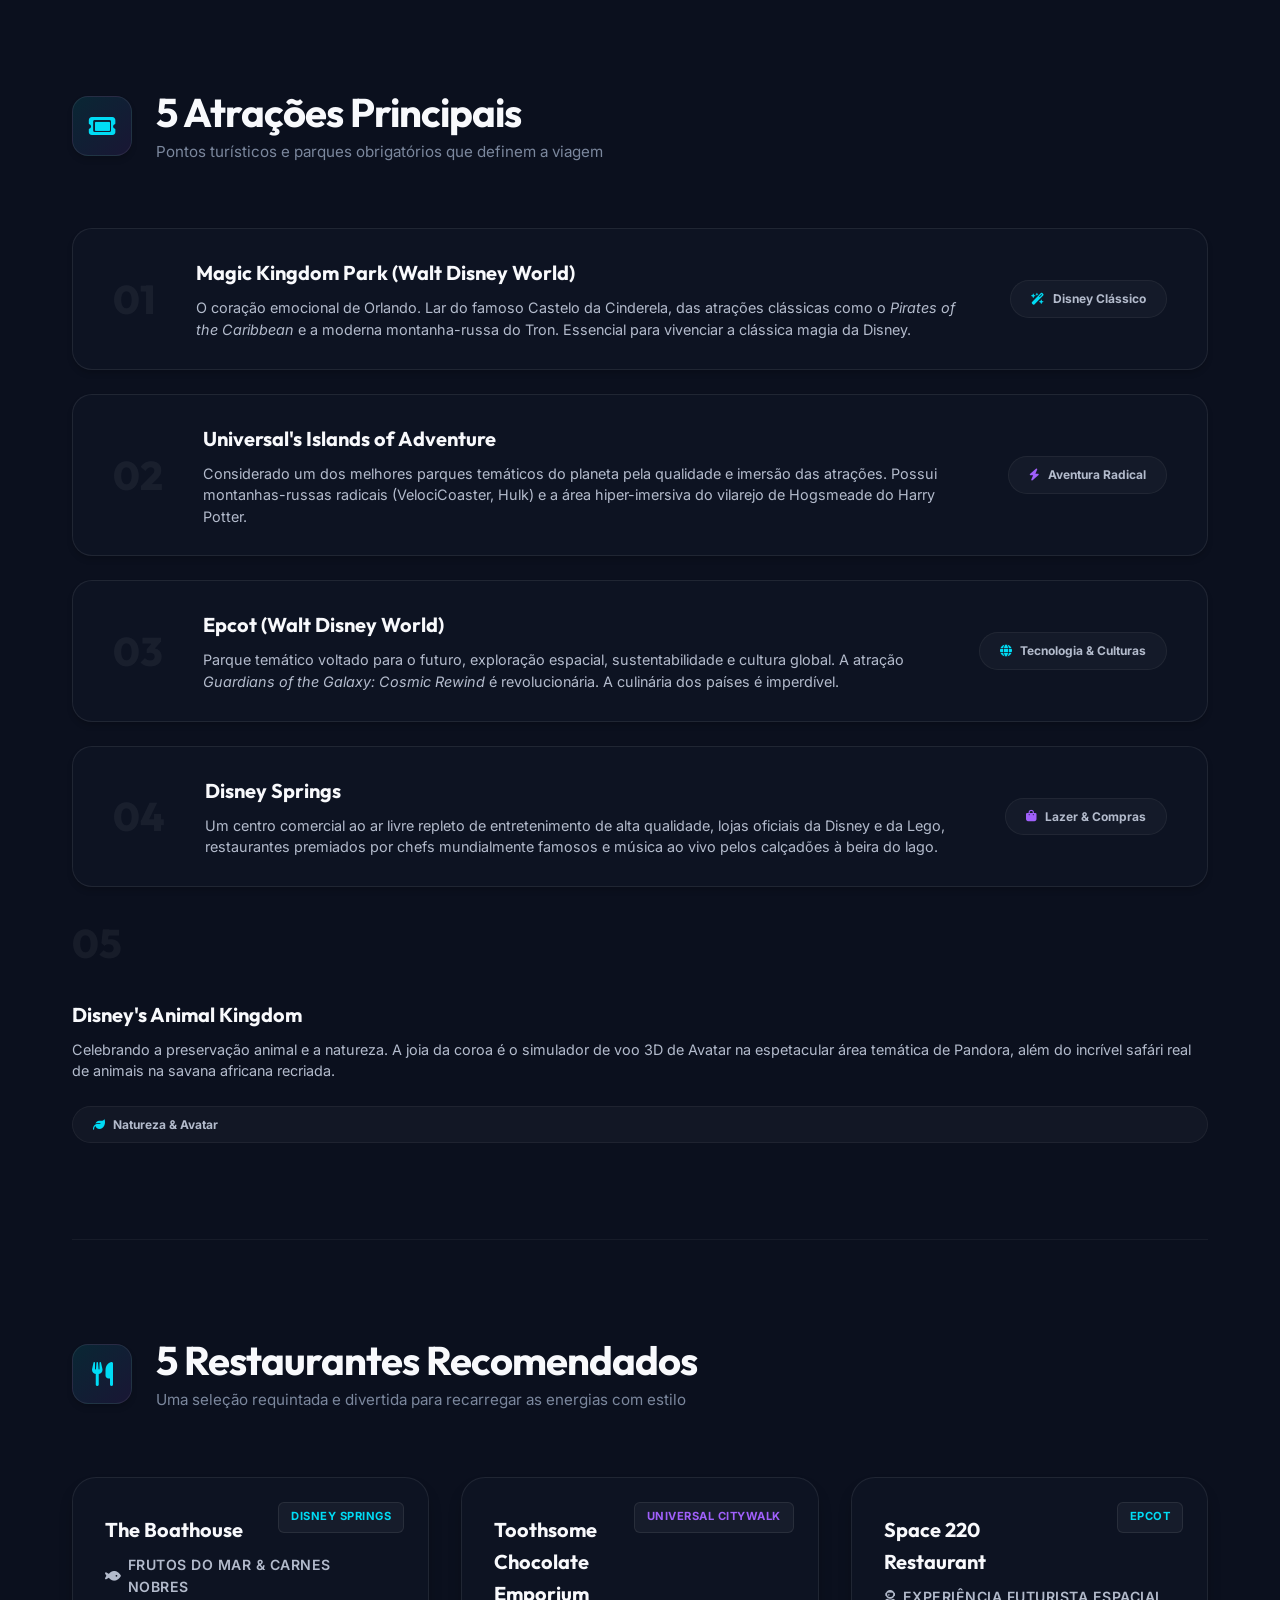
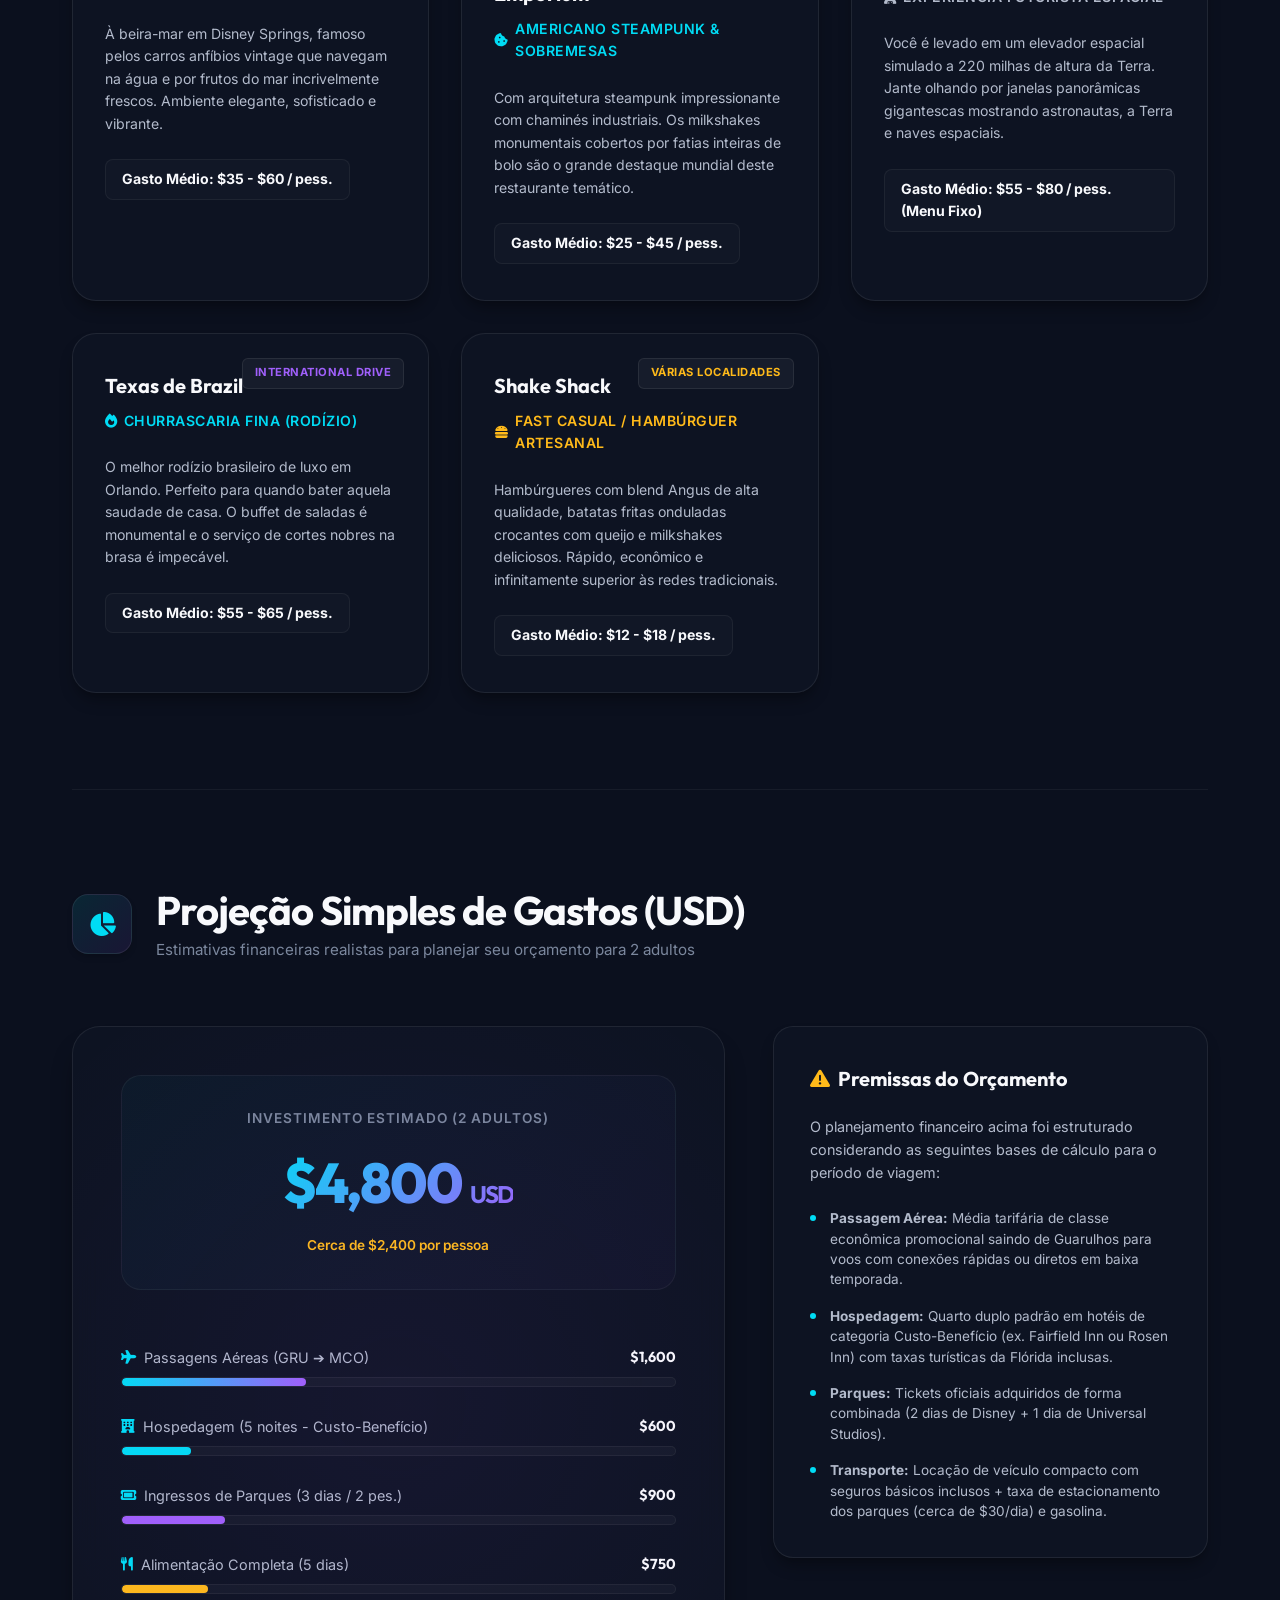
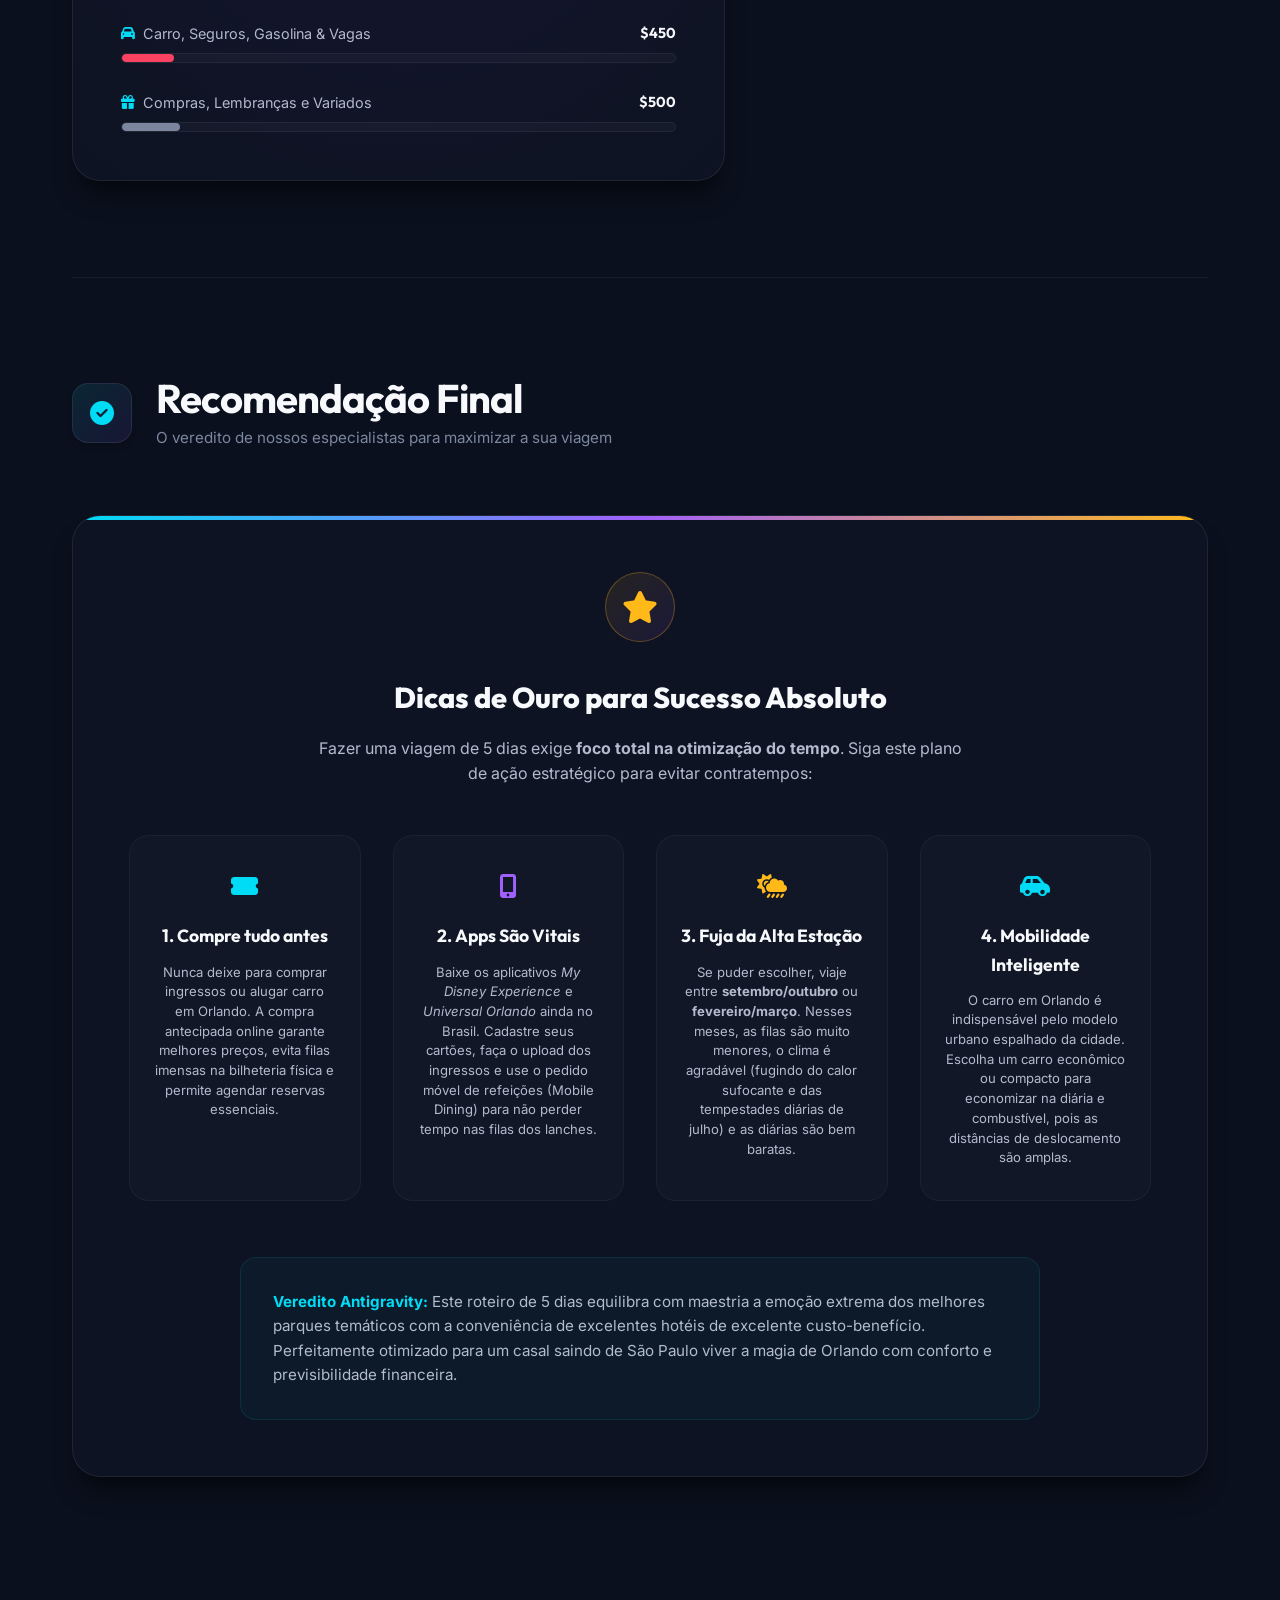
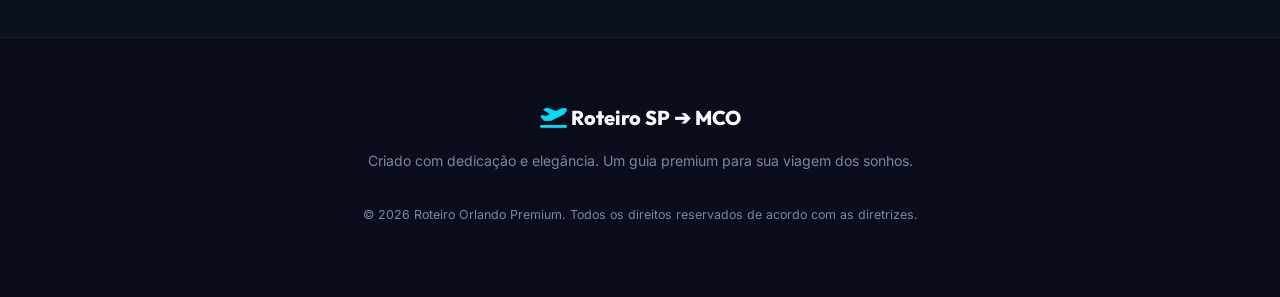
<file: itinerario-orlando/index.html>
<!DOCTYPE html>
<html lang="pt-BR">
<head>
    <meta charset="UTF-8">
    <meta name="viewport" content="width=device-width, initial-scale=1.0">
    <meta name="description" content="Planejamento de viagem de luxo acessível de São Paulo para Orlando. Roteiro de 5 dias, hospedagens recomendadas, projeção de gastos e dicas práticas.">
    <title>São Paulo ➔ Orlando | Roteiro Exclusivo de 5 Dias</title>
    <!-- Google Fonts -->
    <link rel="preconnect" href="https://fonts.googleapis.com">
    <link rel="preconnect" href="https://fonts.gstatic.com" crossorigin>
    <link href="https://fonts.googleapis.com/css2?family=Inter:wght@300;400;500;600;700&family=Outfit:wght@400;500;600;700;800&display=swap" rel="stylesheet">
    <!-- FontAwesome Icons -->
    <link rel="stylesheet" href="https://cdnjs.cloudflare.com/ajax/libs/font-awesome/6.4.0/css/all.min.css">
    <!-- Main CSS -->
    <link rel="stylesheet" href="style.css">
</head>
<body>

    <!-- Background Decoration Glows -->
    <div class="glow-bg glow-bg-1"></div>
    <div class="glow-bg glow-bg-2"></div>
    <div class="glow-bg glow-bg-3"></div>

    <!-- Navigation Bar -->
    <nav class="navbar" id="navbar">
        <div class="nav-container">
            <a href="#" class="nav-logo">
                <i class="fa-solid fa-plane-departure logo-icon"></i>
                <span>SP<span>➔</span>MCO</span>
            </a>
            <button class="menu-toggle" id="menuToggle" aria-label="Abrir menu">
                <i class="fa-solid fa-bars"></i>
            </button>
            <ul class="nav-menu" id="navMenu">
                <li><a href="#summary" class="nav-link"><i class="fa-solid fa-passport"></i> Resumo</a></li>
                <li><a href="#itinerary" class="nav-link"><i class="fa-solid fa-calendar-day"></i> Roteiro</a></li>
                <li><a href="#regions" class="nav-link"><i class="fa-solid fa-map-location-dot"></i> Onde Ficar</a></li>
                <li><a href="#hotels" class="nav-link"><i class="fa-solid fa-hotel"></i> Hotéis</a></li>
                <li><a href="#attractions" class="nav-link"><i class="fa-solid fa-ticket"></i> Atrações</a></li>
                <li><a href="#restaurants" class="nav-link"><i class="fa-solid fa-utensils"></i> Gastronomia</a></li>
                <li><a href="#expenses" class="nav-link"><i class="fa-solid fa-chart-pie"></i> Gastos</a></li>
                <li><a href="#recommendation" class="nav-link nav-btn"><i class="fa-solid fa-star"></i> Recomendação</a></li>
            </ul>
        </div>
    </nav>

    <!-- Hero Section -->
    <header class="hero-section">
        <div class="hero-content">
            <div class="badge animate-fade-in"><i class="fa-solid fa-sparkles"></i> Roteiro de Viagem Planejado</div>
            <h1 class="hero-title animate-fade-in">De São Paulo para <span class="highlight-text">Orlando</span></h1>
            <p class="hero-subtitle animate-fade-in-delay">O guia definitivo e prático para uma experiência inesquecível de 5 dias na capital mundial da diversão.</p>
            <div class="hero-cta animate-fade-in-delay-2">
                <a href="#itinerary" class="btn btn-primary">Ver Roteiro Completo <i class="fa-solid fa-arrow-down"></i></a>
                <a href="#expenses" class="btn btn-secondary">Projeção de Custos <i class="fa-solid fa-dollar-sign"></i></a>
            </div>
        </div>
    </header>

    <!-- Main Content -->
    <main class="main-container">

        <!-- 1. Travel Summary -->
        <section id="summary" class="section-container">
            <div class="section-header">
                <div class="section-icon"><i class="fa-solid fa-passport"></i></div>
                <div>
                    <h2 class="section-title">Resumo da Viagem</h2>
                    <p class="section-subtitle">Informações fundamentais sobre o planejamento da jornada</p>
                </div>
            </div>
            
            <div class="summary-grid">
                <div class="summary-card">
                    <div class="card-glow"></div>
                    <div class="summary-icon"><i class="fa-solid fa-calendar"></i></div>
                    <h3>Duração</h3>
                    <p class="summary-value">5 Dias / 4 Noites</p>
                    <p class="summary-details">Aproveitamento máximo do tempo útil</p>
                </div>

                <div class="summary-card">
                    <div class="card-glow"></div>
                    <div class="summary-icon"><i class="fa-solid fa-users"></i></div>
                    <h3>Viajantes</h3>
                    <p class="summary-value">2 Adultos</p>
                    <p class="summary-details">Perfeito para casais ou amigos</p>
                </div>

                <div class="summary-card">
                    <div class="card-glow"></div>
                    <div class="summary-icon"><i class="fa-solid fa-plane-flight"></i></div>
                    <h3>Origem ➔ Destino</h3>
                    <p class="summary-value">GRU ➔ MCO</p>
                    <p class="summary-details">São Paulo para Orlando (Flórida)</p>
                </div>

                <div class="summary-card">
                    <div class="card-glow"></div>
                    <div class="summary-icon"><i class="fa-solid fa-wallet"></i></div>
                    <h3>Moeda Base</h3>
                    <p class="summary-value">Dólar Americano</p>
                    <p class="summary-value-sub">USD ($)</p>
                    <p class="summary-details">Todos os valores calculados na moeda local</p>
                </div>
            </div>
        </section>

        <!-- 2. Day-by-day Itinerary -->
        <section id="itinerary" class="section-container">
            <div class="section-header">
                <div class="section-icon"><i class="fa-solid fa-calendar-day"></i></div>
                <div>
                    <h2 class="section-title">Roteiro Dia a Dia</h2>
                    <p class="section-subtitle">Um roteiro objetivo focado em eficiência e experiências de alto impacto</p>
                </div>
            </div>

            <div class="timeline">
                <!-- Day 1 -->
                <div class="timeline-item">
                    <div class="timeline-badge">Dia 1</div>
                    <div class="timeline-content card">
                        <div class="card-header-badge"><i class="fa-solid fa-plane-arrival"></i> Chegada & Disney Springs</div>
                        <h3>Chegada, Check-in & Magia Inicial</h3>
                        <p>Desembarque no Aeroporto Internacional de Orlando (MCO) pela manhã. Retirada do carro alugado e check-in no hotel selecionado para acomodação e descanso breve do voo.</p>
                        <div class="timeline-highlights">
                            <span class="highlight-tag"><i class="fa-solid fa-car"></i> Retirada de Veículo</span>
                            <span class="highlight-tag"><i class="fa-solid fa-hotel"></i> Check-in & Organização</span>
                            <span class="highlight-tag"><i class="fa-solid fa-bag-shopping"></i> Tarde/Noite em Disney Springs</span>
                        </div>
                        <p class="timeline-note"><strong>Dica:</strong> Explore o complexo Disney Springs no fim da tarde. O acesso é gratuito, tem excelentes opções gastronômicas para o primeiro jantar e lojas icônicas como a <em>World of Disney</em>.</p>
                    </div>
                </div>

                <!-- Day 2 -->
                <div class="timeline-item">
                    <div class="timeline-badge">Dia 2</div>
                    <div class="timeline-content card">
                        <div class="card-header-badge"><i class="fa-solid fa-wand-magic-sparkles"></i> Magic Kingdom</div>
                        <h3>O Reino Encantado da Disney</h3>
                        <p>Dedique o dia inteiro ao parque mais icônico do mundo. Chegue cedo para o <em>Rope Drop</em> (abertura do parque) para aproveitar as atrações mais concorridas como Space Mountain e Seven Dwarfs Mine Train com menos filas.</p>
                        <div class="timeline-highlights">
                            <span class="highlight-tag"><i class="fa-solid fa-castle"></i> Castelo da Cinderela</span>
                            <span class="highlight-tag"><i class="fa-solid fa-bolt"></i> Tron Lightcycle / Run</span>
                            <span class="highlight-tag"><i class="fa-solid fa-fireworks"></i> Show Happily Ever After</span>
                        </div>
                        <p class="timeline-note"><strong>Dica:</strong> Fique até o encerramento para o emocionante show de fogos e projeções no castelo. Planeje as refeições pelo aplicativo oficial para otimizar tempo.</p>
                    </div>
                </div>

                <!-- Day 3 -->
                <div class="timeline-item">
                    <div class="timeline-badge">Dia 3</div>
                    <div class="timeline-content card">
                        <div class="card-header-badge"><i class="fa-solid fa-film"></i> Islands of Adventure</div>
                        <h3>Aventuras Épicas & O Mundo de Harry Potter</h3>
                        <p>Dia dedicado ao parque mais tecnológico e radical de Orlando, o Universal's Islands of Adventure. Explore as áreas de Marvel, Jurassic Park e a espetacular Hogsmeade (Harry Potter).</p>
                        <div class="timeline-highlights">
                            <span class="highlight-tag"><i class="fa-solid fa-hat-wizard"></i> Wizarding World</span>
                            <span class="highlight-tag"><i class="fa-solid fa-dragon"></i> VelociCoaster (Montanha-Russa)</span>
                            <span class="highlight-tag"><i class="fa-solid fa-mask"></i> Spider-Man Adventure</span>
                        </div>
                        <p class="timeline-note"><strong>Dica:</strong> A VelociCoaster e a Hagrid’s Magical Creatures Motorbike Adventure são atrações imperdíveis. Considere o Universal Express Pass se o orçamento permitir.</p>
                    </div>
                </div>

                <!-- Day 4 -->
                <div class="timeline-item">
                    <div class="timeline-badge">Dia 4</div>
                    <div class="timeline-content card">
                        <div class="card-header-badge"><i class="fa-solid fa-globe"></i> Epcot & Alta Gastronomia</div>
                        <h3>Futuro, Tecnologia & Culturas do Mundo</h3>
                        <p>Explore o Epcot. Pela manhã, aproveite as atrações tecnológicas do World Discovery e World Nature. À tarde, faça uma jornada incrível ao redor do mundo na World Showcase, provando comidas típicas em 11 pavilhões de países.</p>
                        <div class="timeline-highlights">
                            <span class="highlight-tag"><i class="fa-solid fa-music"></i> Guardians of the Galaxy: Cosmic Rewind</span>
                            <span class="highlight-tag"><i class="fa-solid fa-earth-americas"></i> World Showcase</span>
                            <span class="highlight-tag"><i class="fa-solid fa-space-station-luna"></i> Soarin' Around the World</span>
                        </div>
                        <p class="timeline-note"><strong>Dica:</strong> A montanha-russa do Guardiões da Galáxia é amplamente considerada a melhor de Orlando. Reserve a fila virtual ou compre o Lightning Lane Individual às 7h da manhã.</p>
                    </div>
                </div>

                <!-- Day 5 -->
                <div class="timeline-item">
                    <div class="timeline-badge">Dia 5</div>
                    <div class="timeline-content card">
                        <div class="card-header-badge"><i class="fa-solid fa-plane-departure"></i> Animal Kingdom & Retorno</div>
                        <h3>Natureza Selvagem, Pandora & Despedida</h3>
                        <p>Faça o check-out do hotel bem cedo e rume para o Disney's Animal Kingdom. Maravilhe-se com o mundo de Avatar no início da manhã. Após o almoço, siga para o aeroporto internacional para devolução do carro e embarque de volta a São Paulo.</p>
                        <div class="timeline-highlights">
                            <span class="highlight-tag"><i class="fa-solid fa-tree"></i> Árvore da Vida</span>
                            <span class="highlight-tag"><i class="fa-solid fa-alien"></i> Flight of Passage (Pandora)</span>
                            <span class="highlight-tag"><i class="fa-solid fa-paw"></i> Kilimanjaro Safaris</span>
                        </div>
                        <p class="timeline-note"><strong>Dica:</strong> A atração de Avatar (Flight of Passage) simula o voo em um Banshee e é uma das mais lindas e imersivas experiências tecnológicas da atualidade.</p>
                    </div>
                </div>
            </div>
        </section>

        <!-- 3. Best regions to stay -->
        <section id="regions" class="section-container">
            <div class="section-header">
                <div class="section-icon"><i class="fa-solid fa-map-location-dot"></i></div>
                <div>
                    <h2 class="section-title">Melhores Regiões para Ficar</h2>
                    <p class="section-subtitle">Localizações estratégicas de acordo com seu estilo de viagem e prioridades</p>
                </div>
            </div>

            <div class="regions-container">
                <!-- Region 1 -->
                <div class="region-card">
                    <div class="region-img-fallback"><i class="fa-solid fa-road"></i></div>
                    <div class="region-content">
                        <h3>International Drive (I-Drive)</h3>
                        <p class="region-meta"><i class="fa-solid fa-star text-accent"></i> Localização Mais Central & Ativa</p>
                        <p>É a avenida principal de turismo em Orlando. Abriga centenas de restaurantes, outlets (Premium Outlets), atrações menores (como a Icon Park) e fica extremamente perto dos parques da Universal Studios.</p>
                        <ul class="region-points">
                            <li><i class="fa-solid fa-check"></i> Próximo a restaurantes acessíveis de fast-food e jantares formais.</li>
                            <li><i class="fa-solid fa-check"></i> Acesso fácil ao transporte turístico (I-Ride Trolley).</li>
                            <li><i class="fa-solid fa-check"></i> A apenas 5-10 minutos dos parques da Universal.</li>
                        </ul>
                    </div>
                </div>

                <!-- Region 2 -->
                <div class="region-card">
                    <div class="region-img-fallback"><i class="fa-solid fa-water"></i></div>
                    <div class="region-content">
                        <h3>Lake Buena Vista</h3>
                        <p class="region-meta"><i class="fa-solid fa-star text-accent"></i> Área Oficial & Conveniência Disney</p>
                        <p>Zona oficial colada ao complexo da Disney. É extremamente limpa, arborizada e segura. Ideal para quem prioriza passar os dias nos parques temáticos da Disney e quer acesso rápido.</p>
                        <ul class="region-points">
                            <li><i class="fa-solid fa-check"></i> Praticamente dentro das propriedades da Walt Disney World.</li>
                            <li><i class="fa-solid fa-check"></i> Hotéis excelentes com transfer gratuito para parques Disney.</li>
                            <li><i class="fa-solid fa-check"></i> Ambiente mais tranquilo e residencial de alto padrão.</li>
                        </ul>
                    </div>
                </div>

                <!-- Region 3 -->
                <div class="region-card">
                    <div class="region-img-fallback"><i class="fa-solid fa-house-chimney"></i></div>
                    <div class="region-content">
                        <h3>Kissimmee</h3>
                        <p class="region-meta"><i class="fa-solid fa-star text-accent"></i> Economia & Casas de Férias</p>
                        <p>Município vizinho a Orlando, muito colado ao Magic Kingdom. É a capital mundial das casas de veraneio para aluguel de temporada. Excelente para economizar em estadias longas ou grupos grandes.</p>
                        <ul class="region-points">
                            <li><i class="fa-solid fa-check"></i> Preços de diárias muito mais baixos que Orlando/Lake Buena Vista.</li>
                            <li><i class="fa-solid fa-check"></i> Supermercados gigantescos e lojas com preços ótimos por perto.</li>
                            <li><i class="fa-solid fa-check"></i> Opções de condomínios fechados de altíssima qualidade.</li>
                        </ul>
                    </div>
                </div>
            </div>
        </section>

        <!-- 4. Budget/value hotels & 5. Expensive/convenient hotels -->
        <section id="hotels" class="section-container">
            <div class="section-header">
                <div class="section-icon"><i class="fa-solid fa-hotel"></i></div>
                <div>
                    <h2 class="section-title">Opções de Hospedagem Selecionadas</h2>
                    <p class="section-subtitle">Escolhas inteligentes de excelente custo-benefício e experiências luxuosas e convenientes</p>
                </div>
            </div>

            <!-- 4. Budget / Value Hotels (3 opções) -->
            <div class="hotel-section-title">
                <span class="hotel-category-badge budget-badge"><i class="fa-solid fa-wallet"></i> Melhor Custo-Benefício</span>
                <h3>Excelência em Preço, Localização e Conforto</h3>
            </div>
            
            <div class="hotels-grid">
                <!-- Hotel Budget 1 -->
                <div class="hotel-card">
                    <div class="hotel-header">
                        <span class="hotel-price">$85 - $120 <small>/ noite</small></span>
                        <h4>Rosen Inn at Pointe Orlando</h4>
                    </div>
                    <div class="hotel-body">
                        <p class="hotel-location"><i class="fa-solid fa-location-dot"></i> International Drive</p>
                        <p class="hotel-desc">Um clássico favorito dos brasileiros. Oferece quartos confortáveis, estacionamento gratuito (raridade em Orlando), segurança 24h e fica na frente do complexo Pointe Orlando.</p>
                        <div class="hotel-amenities">
                            <span><i class="fa-solid fa-square-parking"></i> Grátis</span>
                            <span><i class="fa-solid fa-wifi"></i> Fibra</span>
                            <span><i class="fa-solid fa-swimming-pool"></i> 3 Piscinas</span>
                        </div>
                    </div>
                </div>

                <!-- Hotel Budget 2 -->
                <div class="hotel-card">
                    <div class="hotel-header">
                        <span class="hotel-price">$110 - $140 <small>/ noite</small></span>
                        <h4>Fairfield Inn near Universal</h4>
                    </div>
                    <div class="hotel-body">
                        <p class="hotel-location"><i class="fa-solid fa-location-dot"></i> Próximo à Universal Studios</p>
                        <p class="hotel-desc">Padrão de qualidade confiável da rede Marriott. Conta com café da manhã incluso na diária (excelente para economia), piscina moderna e transfer diário para os parques da Universal.</p>
                        <div class="hotel-amenities">
                            <span><i class="fa-solid fa-mug-hot"></i> Café Incluído</span>
                            <span><i class="fa-solid fa-bus"></i> Shuttle Parques</span>
                            <span><i class="fa-solid fa-dumbbell"></i> Academia</span>
                        </div>
                    </div>
                </div>

                <!-- Hotel Budget 3 -->
                <div class="hotel-card">
                    <div class="hotel-header">
                        <span class="hotel-price">$90 - $130 <small>/ noite</small></span>
                        <h4>Celebration Suites</h4>
                    </div>
                    <div class="hotel-body">
                        <p class="hotel-location"><i class="fa-solid fa-location-dot"></i> Celebration / Old Town</p>
                        <p class="hotel-desc">Quartos extremamente amplos em estilo apartamento com cozinha totalmente equipada (geladeira, fogão, micro-ondas). Ótimo para quem deseja cozinhar e economizar muito no mercado.</p>
                        <div class="hotel-amenities">
                            <span><i class="fa-solid fa-kitchen-set"></i> Cozinha Completa</span>
                            <span><i class="fa-solid fa-paw"></i> Pet Friendly</span>
                            <span><i class="fa-solid fa-shop"></i> Colado no Old Town</span>
                        </div>
                    </div>
                </div>
            </div>

            <!-- 5. Expensive / Convenient Hotels (2 opções) -->
            <div class="hotel-section-title space-above">
                <span class="hotel-category-badge luxury-badge"><i class="fa-solid fa-gem"></i> Premium & Conveniência Máxima</span>
                <h3>Experiências Exclusivas e Conforto Inigualável</h3>
            </div>

            <div class="hotels-grid luxury-grid">
                <!-- Hotel Luxury 1 -->
                <div class="hotel-card luxury">
                    <div class="hotel-header">
                        <span class="hotel-price">$850 - $1,200 <small>/ noite</small></span>
                        <h4>Four Seasons Resort Orlando</h4>
                    </div>
                    <div class="hotel-body">
                        <p class="hotel-location"><i class="fa-solid fa-location-dot"></i> Dentro do Golden Oak (Disney)</p>
                        <p class="hotel-desc">Localizado dentro da propriedade residencial de luxo da Disney. É o único resort 5 diamantes da AAA em Orlando. Conta com um parque aquático privativo fantástico, campo de golfe championship e serviço impecável de alto luxo.</p>
                        <div class="hotel-amenities">
                            <span><i class="fa-solid fa-water-ladder"></i> Lazy River Privado</span>
                            <span><i class="fa-solid fa-spa"></i> Spa & Massagens</span>
                            <span><i class="fa-solid fa-bolt-lightning"></i> Benefícios Disney</span>
                        </div>
                    </div>
                </div>

                <!-- Hotel Luxury 2 -->
                <div class="hotel-card luxury">
                    <div class="hotel-header">
                        <span class="hotel-price">$450 - $700 <small>/ noite</small></span>
                        <h4>Hard Rock Hotel at Universal</h4>
                    </div>
                    <div class="hotel-body">
                        <p class="hotel-location"><i class="fa-solid fa-location-dot"></i> Dentro da Universal Studios</p>
                        <p class="hotel-desc">Oferece um dos melhores custo-benefícios ocultos: os hóspedes ganham o <strong>Universal Express Unlimited Pass</strong> gratuitamente (fura-filas ilimitado que custaria mais de $150 por pessoa ao dia), além de poder caminhar a pé até os parques.</p>
                        <div class="hotel-amenities">
                            <span><i class="fa-solid fa-ticket-simple"></i> Express Pass Grátis</span>
                            <span><i class="fa-solid fa-person-walking"></i> Acesso a Pé</span>
                            <span><i class="fa-solid fa-hourglass-start"></i> Entrada Antecipada</span>
                        </div>
                    </div>
                </div>
            </div>
        </section>

        <!-- 6. 5 Main attractions -->
        <section id="attractions" class="section-container">
            <div class="section-header">
                <div class="section-icon"><i class="fa-solid fa-ticket"></i></div>
                <div>
                    <h2 class="section-title">5 Atrações Principais</h2>
                    <p class="section-subtitle">Pontos turísticos e parques obrigatórios que definem a viagem</p>
                </div>
            </div>

            <div class="attractions-list">
                <!-- Attraction 1 -->
                <div class="attraction-row">
                    <div class="attraction-num">01</div>
                    <div class="attraction-info">
                        <h3>Magic Kingdom Park (Walt Disney World)</h3>
                        <p>O coração emocional de Orlando. Lar do famoso Castelo da Cinderela, das atrações clássicas como o <em>Pirates of the Caribbean</em> e a moderna montanha-russa do Tron. Essencial para vivenciar a clássica magia da Disney.</p>
                    </div>
                    <div class="attraction-tag"><i class="fa-solid fa-wand-magic-sparkles"></i> Disney Clássico</div>
                </div>

                <!-- Attraction 2 -->
                <div class="attraction-row">
                    <div class="attraction-num">02</div>
                    <div class="attraction-info">
                        <h3>Universal's Islands of Adventure</h3>
                        <p>Considerado um dos melhores parques temáticos do planeta pela qualidade e imersão das atrações. Possui montanhas-russas radicais (VelociCoaster, Hulk) e a área hiper-imersiva do vilarejo de Hogsmeade do Harry Potter.</p>
                    </div>
                    <div class="attraction-tag"><i class="fa-solid fa-bolt"></i> Aventura Radical</div>
                </div>

                <!-- Attraction 3 -->
                <div class="attraction-row">
                    <div class="attraction-num">03</div>
                    <div class="attraction-info">
                        <h3>Epcot (Walt Disney World)</h3>
                        <p>Parque temático voltado para o futuro, exploração espacial, sustentabilidade e cultura global. A atração <em>Guardians of the Galaxy: Cosmic Rewind</em> é revolucionária. A culinária dos países é imperdível.</p>
                    </div>
                    <div class="attraction-tag"><i class="fa-solid fa-globe"></i> Tecnologia & Culturas</div>
                </div>

                <!-- Attraction 4 -->
                <div class="attraction-row">
                    <div class="attraction-num">04</div>
                    <div class="attraction-info">
                        <h3>Disney Springs</h3>
                        <p>Um centro comercial ao ar livre repleto de entretenimento de alta qualidade, lojas oficiais da Disney e da Lego, restaurantes premiados por chefs mundialmente famosos e música ao vivo pelos calçadões à beira do lago.</p>
                    </div>
                    <div class="attraction-tag"><i class="fa-solid fa-bag-shopping"></i> Lazer & Compras</div>
                </div>

                <!-- Attraction 5 -->
                <div class="attraction-num">05</div>
                <div class="attraction-info">
                    <h3>Disney's Animal Kingdom</h3>
                    <p>Celebrando a preservação animal e a natureza. A joia da coroa é o simulador de voo 3D de Avatar na espetacular área temática de Pandora, além do incrível safári real de animais na savana africana recriada.</p>
                </div>
                <div class="attraction-tag"><i class="fa-solid fa-leaf"></i> Natureza & Avatar</div>
            </div>
        </section>

        <!-- 7. 5 Recommended restaurants -->
        <section id="restaurants" class="section-container">
            <div class="section-header">
                <div class="section-icon"><i class="fa-solid fa-utensils"></i></div>
                <div>
                    <h2 class="section-title">5 Restaurantes Recomendados</h2>
                    <p class="section-subtitle">Uma seleção requintada e divertida para recarregar as energias com estilo</p>
                </div>
            </div>

            <div class="restaurants-grid">
                <!-- Restaurant 1 -->
                <div class="restaurant-card">
                    <div class="restaurant-badge">Disney Springs</div>
                    <div class="restaurant-card-content">
                        <h3>The Boathouse</h3>
                        <p class="restaurant-type"><i class="fa-solid fa-fish"></i> Frutos do Mar & Carnes Nobres</p>
                        <p>À beira-mar em Disney Springs, famoso pelos carros anfíbios vintage que navegam na água e por frutos do mar incrivelmente frescos. Ambiente elegante, sofisticado e vibrante.</p>
                        <p class="restaurant-cost">Gasto Médio: $35 - $60 / pess.</p>
                    </div>
                </div>

                <!-- Restaurant 2 -->
                <div class="restaurant-card">
                    <div class="restaurant-badge">Universal CityWalk</div>
                    <div class="restaurant-card-content">
                        <h3>Toothsome Chocolate Emporium</h3>
                        <p class="restaurant-type"><i class="fa-solid fa-cookie-bite"></i> Americano Steampunk & Sobremesas</p>
                        <p>Com arquitetura steampunk impressionante com chaminés industriais. Os milkshakes monumentais cobertos por fatias inteiras de bolo são o grande destaque mundial deste restaurante temático.</p>
                        <p class="restaurant-cost">Gasto Médio: $25 - $45 / pess.</p>
                    </div>
                </div>

                <!-- Restaurant 3 -->
                <div class="restaurant-card">
                    <div class="restaurant-badge">Epcot</div>
                    <div class="restaurant-card-content">
                        <h3>Space 220 Restaurant</h3>
                        <p class="restaurant-type"><i class="fa-solid fa-user-astronaut"></i> Experiência Futurista Espacial</p>
                        <p>Você é levado em um elevador espacial simulado a 220 milhas de altura da Terra. Jante olhando por janelas panorâmicas gigantescas mostrando astronautas, a Terra e naves espaciais.</p>
                        <p class="restaurant-cost">Gasto Médio: $55 - $80 / pess. (Menu Fixo)</p>
                    </div>
                </div>

                <!-- Restaurant 4 -->
                <div class="restaurant-card">
                    <div class="restaurant-badge">International Drive</div>
                    <div class="restaurant-card-content">
                        <h3>Texas de Brazil</h3>
                        <p class="restaurant-type"><i class="fa-solid fa-fire"></i> Churrascaria Fina (Rodízio)</p>
                        <p>O melhor rodízio brasileiro de luxo em Orlando. Perfeito para quando bater aquela saudade de casa. O buffet de saladas é monumental e o serviço de cortes nobres na brasa é impecável.</p>
                        <p class="restaurant-cost">Gasto Médio: $55 - $65 / pess.</p>
                    </div>
                </div>

                <!-- Restaurant 5 -->
                <div class="restaurant-card">
                    <div class="restaurant-badge">Várias Localidades</div>
                    <div class="restaurant-card-content">
                        <h3>Shake Shack</h3>
                        <p class="restaurant-type"><i class="fa-solid fa-burger"></i> Fast Casual / Hambúrguer Artesanal</p>
                        <p>Hambúrgueres com blend Angus de alta qualidade, batatas fritas onduladas crocantes com queijo e milkshakes deliciosos. Rápido, econômico e infinitamente superior às redes tradicionais.</p>
                        <p class="restaurant-cost">Gasto Médio: $12 - $18 / pess.</p>
                    </div>
                </div>
            </div>
        </section>

        <!-- 8. Simple projection of expenses -->
        <section id="expenses" class="section-container">
            <div class="section-header">
                <div class="section-icon"><i class="fa-solid fa-chart-pie"></i></div>
                <div>
                    <h2 class="section-title">Projeção Simples de Gastos (USD)</h2>
                    <p class="section-subtitle">Estimativas financeiras realistas para planejar seu orçamento para 2 adultos</p>
                </div>
            </div>

            <div class="expenses-wrapper">
                <div class="expenses-visual">
                    <div class="budget-glow"></div>
                    <div class="total-badge">
                        <span class="total-title">Investimento Estimado (2 Adultos)</span>
                        <span class="total-value">$4,800 <small>USD</small></span>
                        <span class="total-breakdown">Cerca de $2,400 por pessoa</span>
                    </div>

                    <div class="bar-chart-container">
                        <!-- Item 1 -->
                        <div class="bar-item">
                            <div class="bar-info">
                                <span><i class="fa-solid fa-plane"></i> Passagens Aéreas (GRU ➔ MCO)</span>
                                <strong>$1,600</strong>
                            </div>
                            <div class="bar-track">
                                <div class="bar-fill fill-flights" style="width: 33.3%;"></div>
                            </div>
                        </div>

                        <!-- Item 2 -->
                        <div class="bar-item">
                            <div class="bar-info">
                                <span><i class="fa-solid fa-hotel"></i> Hospedagem (5 noites - Custo-Benefício)</span>
                                <strong>$600</strong>
                            </div>
                            <div class="bar-track">
                                <div class="bar-fill fill-hotel" style="width: 12.5%;"></div>
                            </div>
                        </div>

                        <!-- Item 3 -->
                        <div class="bar-item">
                            <div class="bar-info">
                                <span><i class="fa-solid fa-ticket"></i> Ingressos de Parques (3 dias / 2 pes.)</span>
                                <strong>$900</strong>
                            </div>
                            <div class="bar-track">
                                <div class="bar-fill fill-tickets" style="width: 18.7%;"></div>
                            </div>
                        </div>

                        <!-- Item 4 -->
                        <div class="bar-item">
                            <div class="bar-info">
                                <span><i class="fa-solid fa-utensils"></i> Alimentação Completa (5 dias)</span>
                                <strong>$750</strong>
                            </div>
                            <div class="bar-track">
                                <div class="bar-fill fill-food" style="width: 15.6%;"></div>
                            </div>
                        </div>

                        <!-- Item 5 -->
                        <div class="bar-item">
                            <div class="bar-info">
                                <span><i class="fa-solid fa-car"></i> Carro, Seguros, Gasolina & Vagas</span>
                                <strong>$450</strong>
                            </div>
                            <div class="bar-track">
                                <div class="bar-fill fill-car" style="width: 9.4%;"></div>
                            </div>
                        </div>

                        <!-- Item 6 -->
                        <div class="bar-item">
                            <div class="bar-info">
                                <span><i class="fa-solid fa-gift"></i> Compras, Lembranças e Variados</span>
                                <strong>$500</strong>
                            </div>
                            <div class="bar-track">
                                <div class="bar-fill fill-shopping" style="width: 10.5%;"></div>
                            </div>
                        </div>
                    </div>
                </div>

                <div class="expenses-notes card">
                    <h3><i class="fa-solid fa-triangle-exclamation"></i> Premissas do Orçamento</h3>
                    <p>O planejamento financeiro acima foi estruturado considerando as seguintes bases de cálculo para o período de viagem:</p>
                    <ul class="expenses-bullet-list">
                        <li><strong>Passagem Aérea:</strong> Média tarifária de classe econômica promocional saindo de Guarulhos para voos com conexões rápidas ou diretos em baixa temporada.</li>
                        <li><strong>Hospedagem:</strong> Quarto duplo padrão em hotéis de categoria Custo-Benefício (ex. Fairfield Inn ou Rosen Inn) com taxas turísticas da Flórida inclusas.</li>
                        <li><strong>Parques:</strong> Tickets oficiais adquiridos de forma combinada (2 dias de Disney + 1 dia de Universal Studios).</li>
                        <li><strong>Transporte:</strong> Locação de veículo compacto com seguros básicos inclusos + taxa de estacionamento dos parques (cerca de $30/dia) e gasolina.</li>
                    </ul>
                </div>
            </div>
        </section>

        <!-- 9. Final recommendation -->
        <section id="recommendation" class="section-container last-section">
            <div class="section-header">
                <div class="section-icon"><i class="fa-solid fa-circle-check"></i></div>
                <div>
                    <h2 class="section-title">Recomendação Final</h2>
                    <p class="section-subtitle">O veredito de nossos especialistas para maximizar a sua viagem</p>
                </div>
            </div>

            <div class="recommendation-box">
                <div class="rec-icon"><i class="fa-solid fa-star"></i></div>
                <h3>Dicas de Ouro para Sucesso Absoluto</h3>
                <p class="rec-intro">Fazer uma viagem de 5 dias exige <strong>foco total na otimização do tempo</strong>. Siga este plano de ação estratégico para evitar contratempos:</p>
                
                <div class="rec-grid">
                    <div class="rec-card">
                        <div class="rec-card-icon"><i class="fa-solid fa-ticket-simple"></i></div>
                        <h4>1. Compre tudo antes</h4>
                        <p>Nunca deixe para comprar ingressos ou alugar carro em Orlando. A compra antecipada online garante melhores preços, evita filas imensas na bilheteria física e permite agendar reservas essenciais.</p>
                    </div>

                    <div class="rec-card">
                        <div class="rec-card-icon"><i class="fa-solid fa-mobile-screen-button"></i></div>
                        <h4>2. Apps São Vitais</h4>
                        <p>Baixe os aplicativos <em>My Disney Experience</em> e <em>Universal Orlando</em> ainda no Brasil. Cadastre seus cartões, faça o upload dos ingressos e use o pedido móvel de refeições (Mobile Dining) para não perder tempo nas filas dos lanches.</p>
                    </div>

                    <div class="rec-card">
                        <div class="rec-card-icon"><i class="fa-solid fa-cloud-sun-rain"></i></div>
                        <h4>3. Fuja da Alta Estação</h4>
                        <p>Se puder escolher, viaje entre <strong>setembro/outubro</strong> ou <strong>fevereiro/março</strong>. Nesses meses, as filas são muito menores, o clima é agradável (fugindo do calor sufocante e das tempestades diárias de julho) e as diárias são bem baratas.</p>
                    </div>

                    <div class="rec-card">
                        <div class="rec-card-icon"><i class="fa-solid fa-car-side"></i></div>
                        <h4>4. Mobilidade Inteligente</h4>
                        <p>O carro em Orlando é indispensável pelo modelo urbano espalhado da cidade. Escolha um carro econômico ou compacto para economizar na diária e combustível, pois as distâncias de deslocamento são amplas.</p>
                    </div>
                </div>

                <div class="rec-summary-box">
                    <p><strong>Veredito Antigravity:</strong> Este roteiro de 5 dias equilibra com maestria a emoção extrema dos melhores parques temáticos com a conveniência de excelentes hotéis de excelente custo-benefício. Perfeitamente otimizado para um casal saindo de São Paulo viver a magia de Orlando com conforto e previsibilidade financeira.</p>
                </div>
            </div>
        </section>

    </main>

    <!-- Footer -->
    <footer class="footer">
        <div class="footer-container">
            <div class="footer-brand">
                <i class="fa-solid fa-plane-departure logo-icon"></i> Roteiro SP ➔ MCO
            </div>
            <p>Criado com dedicação e elegância. Um guia premium para sua viagem dos sonhos.</p>
            <p class="copyright">&copy; 2026 Roteiro Orlando Premium. Todos os direitos reservados de acordo com as diretrizes.</p>
        </div>
    </footer>

    <!-- Interactive Navigation Active Link Highlighter Script -->
    <script>
        // Smooth scrolling active link update
        const sections = document.querySelectorAll('section');
        const navLinks = document.querySelectorAll('.nav-link');

        window.addEventListener('scroll', () => {
            let current = '';
            sections.forEach(section => {
                const sectionTop = section.offsetTop;
                const sectionHeight = section.clientHeight;
                if (pageYOffset >= (sectionTop - 120)) {
                    current = section.getAttribute('id');
                }
            });

            navLinks.forEach(link => {
                link.classList.remove('active');
                if (link.getAttribute('href').includes(current)) {
                    link.classList.add('active');
                }
            });

            // Navbar shrink effect on scroll
            const navbar = document.getElementById('navbar');
            if (window.scrollY > 50) {
                navbar.classList.add('navbar-shrunk');
            } else {
                navbar.classList.remove('navbar-shrunk');
            }
        });

        // Mobile Menu Toggle
        const menuToggle = document.getElementById('menuToggle');
        const navMenu = document.getElementById('navMenu');

        menuToggle.addEventListener('click', () => {
            navMenu.classList.toggle('active');
            const icon = menuToggle.querySelector('i');
            if(navMenu.classList.contains('active')) {
                icon.classList.remove('fa-bars');
                icon.classList.add('fa-xmark');
            } else {
                icon.classList.remove('fa-xmark');
                icon.classList.add('fa-bars');
            }
        });

        // Close menu on link click (mobile)
        navLinks.forEach(link => {
            link.addEventListener('click', () => {
                navMenu.classList.remove('active');
                const icon = menuToggle.querySelector('i');
                icon.classList.remove('fa-xmark');
                icon.classList.add('fa-bars');
            });
        });
    </script>
</body>
</html>
</file>
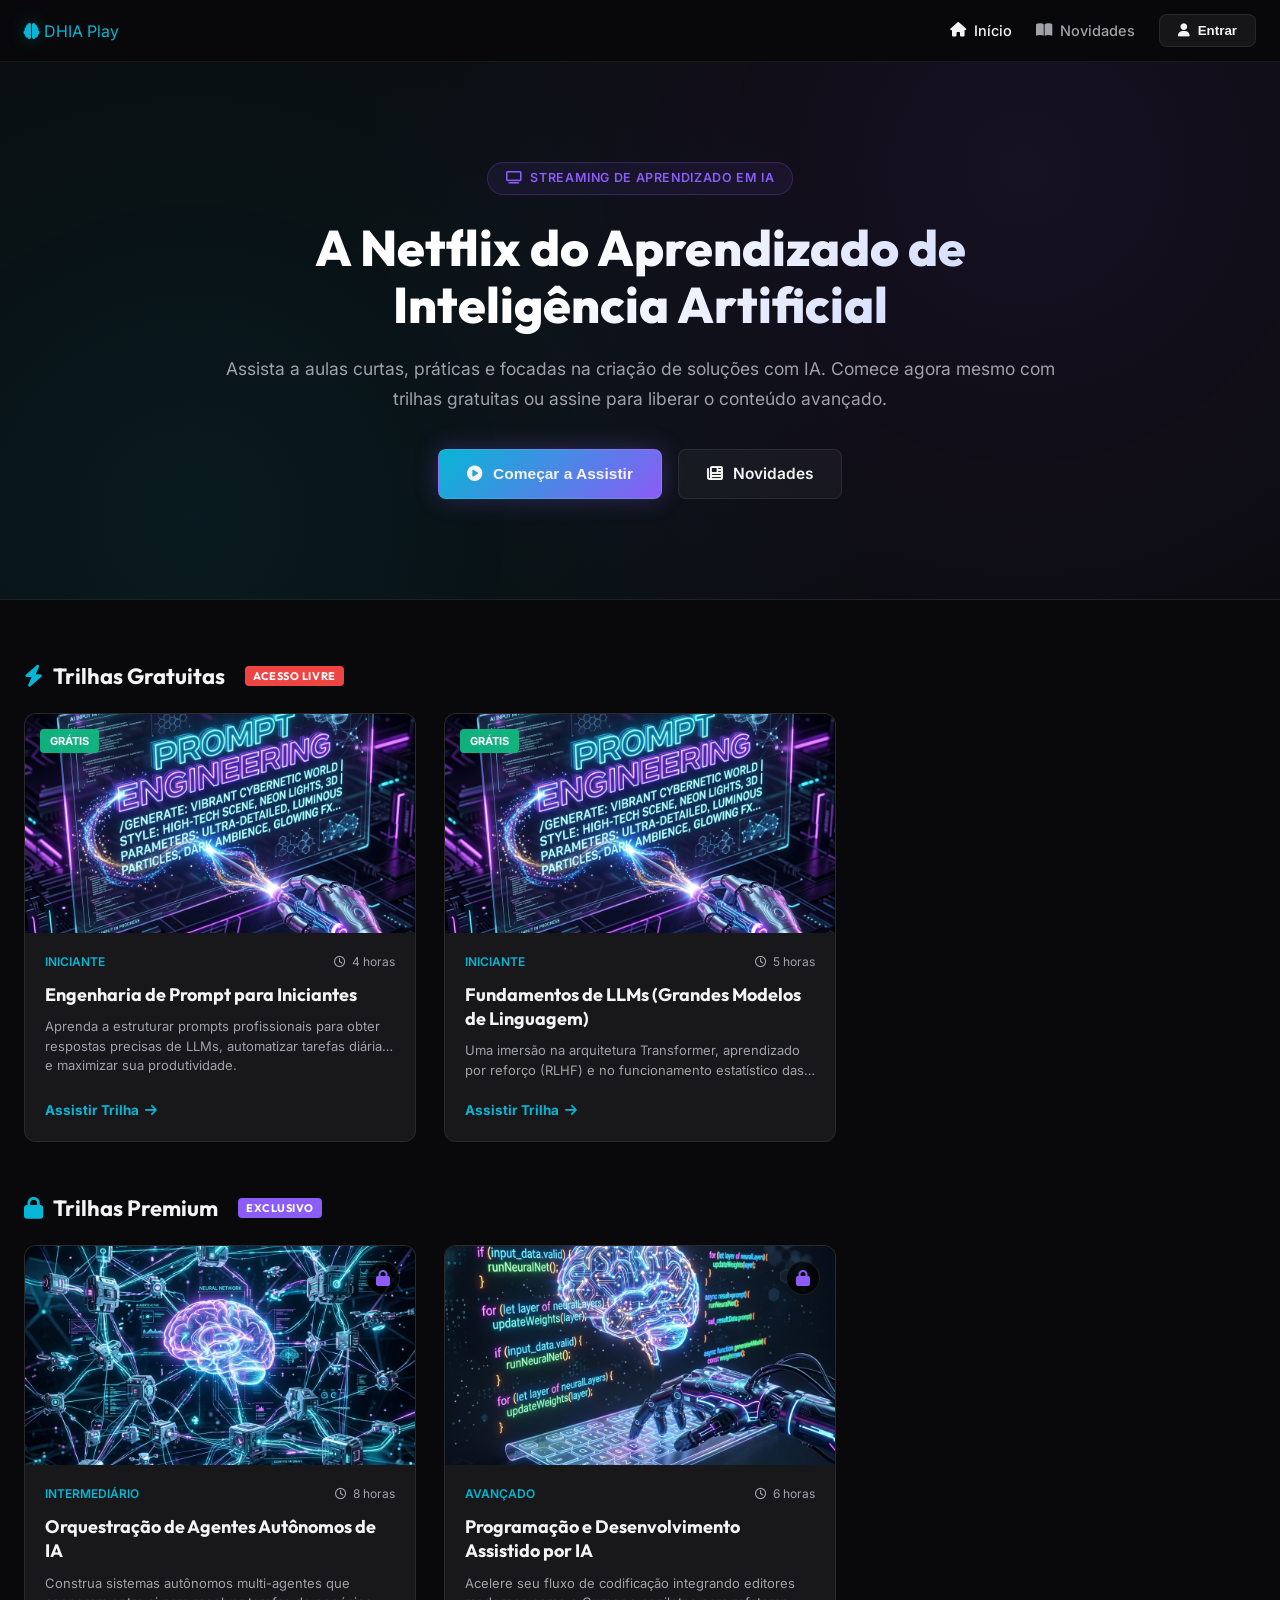
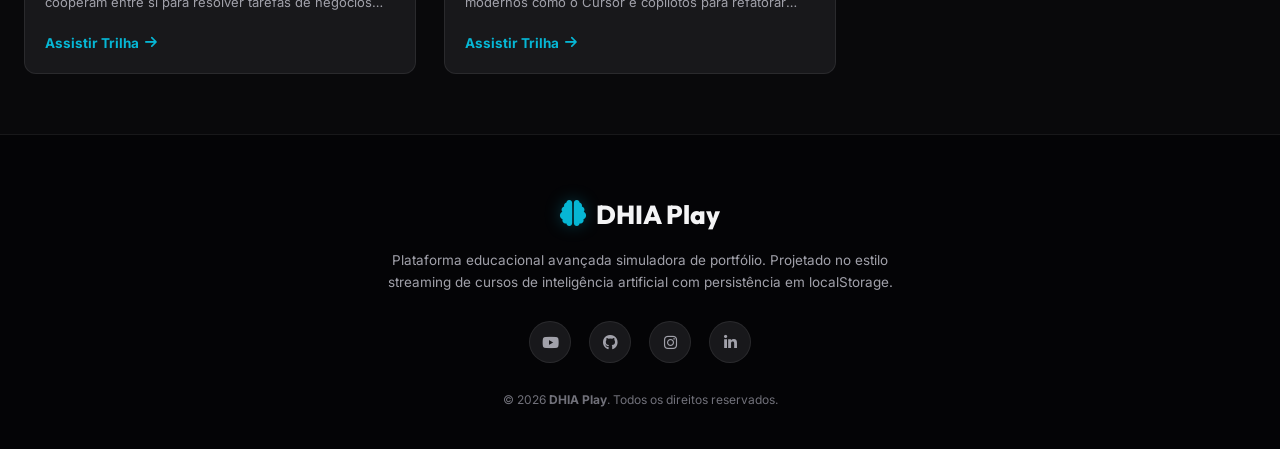
<file: webcursos/index.html>
<!DOCTYPE html>
<html lang="pt-BR">
<head>
    <meta charset="UTF-8">
    <meta name="viewport" content="width=device-width, initial-scale=1.0">
    <title>DHIA Play - Plataforma de Cursos Online de IA</title>
    <!-- Google Fonts & FontAwesome -->
    <link href="https://fonts.googleapis.com/css2?family=Inter:wght@300;400;500;600;700&family=Outfit:wght@300;400;500;600;700;800&display=swap" rel="stylesheet">
    <link href="https://cdnjs.cloudflare.com/ajax/libs/font-awesome/6.4.0/css/all.min.css" rel="stylesheet">
    <!-- CSS Local -->
    <link rel="stylesheet" href="style.css">
</head>
<body>

    <!-- BARRA DE NAVEGAÇÃO SUPERIOR -->
    <nav class="main-nav">
        <div class="nav-container">
            <div class="nav-brand">
                <a href="#" class="nav-logo" id="nav-brand-logo">
                    <i class="fa-solid fa-brain nav-logo-icon"></i>
                    <span>DH<span class="highlight">IA</span> Play</span>
                </a>
            </div>
            <div class="nav-toggle" id="mobile-menu-toggle">
                <i class="fa-solid fa-bars"></i>
            </div>
            <ul class="nav-menu" id="nav-menu">
                <li class="active-menu"><a href="#" id="menu-home-btn"><i class="fa-solid fa-house"></i> Início</a></li>
                <li id="menu-dashboard-item" style="display: none;"><a href="#" id="menu-dashboard-btn"><i class="fa-solid fa-graduation-cap"></i> Meu Painel</a></li>
                <li><a href="Novidades.html"><i class="fa-solid fa-book-open"></i> Novidades</a></li>
                
                <!-- Autenticação Dinâmica no Topo -->
                <li id="nav-auth-item">
                    <button class="btn-login" id="nav-login-btn"><i class="fa-solid fa-user"></i> Entrar</button>
                </li>
                <li id="nav-user-item" style="display: none;">
                    <div class="user-profile-nav" id="nav-profile-btn">
                        <img src="images/profile_avatar.png" alt="Avatar" class="user-avatar-small">
                        <span id="nav-username-span">Estudante</span>
                        <i class="fa-solid fa-caret-down" style="font-size: 10px; opacity: 0.8;"></i>
                    </div>
                </li>
            </ul>
        </div>
    </nav>

    <!-- ROTA 1: HOME CATALOG (PÁGINA INICIAL) -->
    <main class="spa-route active-route" id="route-home">
        <!-- Hero Section -->
        <header class="hero-section">
            <div class="hero-content">
                <div class="hero-badge"><i class="fa-solid fa-tv"></i> streaming de aprendizado em IA</div>
                <h1 class="hero-title">A Netflix do Aprendizado de Inteligência Artificial</h1>
                <p class="hero-subtitle">Assista a aulas curtas, práticas e focadas na criação de soluções com IA. Comece agora mesmo com trilhas gratuitas ou assine para liberar o conteúdo avançado.</p>
                <div class="hero-ctas">
                    <button class="btn btn-primary" id="hero-start-btn"><i class="fa-solid fa-circle-play"></i> Começar a Assistir</button>
                    <a href="Novidades.html" class="btn btn-secondary"><i class="fa-solid fa-newspaper"></i> Novidades</a>
                </div>
            </div>
        </header>

        <!-- Container do Catálogo Netflix-like -->
        <section class="catalog-container">
            
            <!-- Fileira 1: Cursos Gratuitos -->
            <div class="catalog-row">
                <h2 class="catalog-row-title">
                    <i class="fa-solid fa-bolt"></i> Trilhas Gratuitas <span class="red-badge">Acesso Livre</span>
                </h2>
                <div class="courses-grid" id="free-courses-grid">
                    <!-- Cards gerados dinamicamente por JS -->
                </div>
            </div>

            <!-- Fileira 2: Cursos Premium (Trancados) -->
            <div class="catalog-row">
                <h2 class="catalog-row-title">
                    <i class="fa-solid fa-lock"></i> Trilhas Premium <span class="red-badge" style="background-color: var(--accent-purple);">Exclusivo</span>
                </h2>
                <div class="courses-grid" id="premium-courses-grid">
                    <!-- Cards gerados dinamicamente por JS -->
                </div>
            </div>

        </section>
    </main>

    <!-- ROTA 2: DASHBOARD DO ESTUDANTE (MATRÍCULAS E PROGRESSO) -->
    <main class="spa-route" id="route-dashboard">
        <div class="dashboard-wrapper">
            <!-- Boas vindas -->
            <div class="dashboard-welcome-banner">
                <div class="dashboard-welcome-info">
                    <h2 id="dash-greeting-title">Olá, Aluno!</h2>
                    <p>Bem-vindo de volta à sua área de estudos. Seu progresso é salvo automaticamente.</p>
                </div>
                <button class="btn-logout" id="dash-logout-btn"><i class="fa-solid fa-right-from-bracket"></i> Sair da Conta</button>
            </div>

            <!-- Grid de Estatísticas -->
            <div class="dashboard-stats">
                <div class="stat-card">
                    <div class="stat-icon"><i class="fa-solid fa-book-bookmark"></i></div>
                    <div class="stat-data">
                        <span class="stat-value" id="stat-courses-count">0</span>
                        <span class="stat-name">Cursos Matriculados</span>
                    </div>
                </div>
                <div class="stat-card">
                    <div class="stat-icon"><i class="fa-solid fa-circle-check"></i></div>
                    <div class="stat-data">
                        <span class="stat-value" id="stat-lessons-count">0</span>
                        <span class="stat-name">Aulas Concluídas</span>
                    </div>
                </div>
                <div class="stat-card">
                    <div class="stat-icon"><i class="fa-solid fa-chart-pie"></i></div>
                    <div class="stat-data">
                        <span class="stat-value" id="stat-progress-percent">0%</span>
                        <span class="stat-name">Progresso Médio</span>
                    </div>
                </div>
            </div>

            <!-- Listagem de Cursos Matriculados -->
            <div class="enroll-courses-section">
                <h3><i class="fa-solid fa-circle-play"></i> Continuar Assistindo</h3>
                <div class="courses-grid" id="enrolled-courses-grid">
                    <!-- Cards dinâmicos com barras de progresso reais -->
                </div>
            </div>
        </div>
    </main>

    <!-- ROTA 3: SALA DE AULA (CLASSROOM) -->
    <main class="spa-route" id="route-classroom">
        <div class="classroom-container">
            
            <!-- Coluna Esquerda: Vídeo Player + Abas -->
            <section class="classroom-player-area">
                
                <!-- Player de Vídeo Customizado Simulador -->
                <div class="video-player-simulator" id="video-simulator">
                    <div class="video-media-placeholder">
                        <div class="video-placeholder-banner" id="video-banner">
                            <i class="fa-solid fa-circle-play" id="video-banner-play-icon" style="cursor: pointer;"></i>
                            <h4 id="video-banner-title">Aula 1: Introdução ao Curso</h4>
                            <p>Clique no botão para iniciar a reprodução</p>
                        </div>
                    </div>
                    
                    <!-- Barra de Controle Translúcida -->
                    <div class="video-controls-bar">
                        <!-- Barra de Progresso -->
                        <div class="video-timeline-slider" id="video-timeline">
                            <div class="video-timeline-fill" id="video-timeline-fill" style="width: 0%;"></div>
                            <div class="video-timeline-knob" id="video-timeline-knob" style="left: 0%;"></div>
                        </div>
                        
                        <!-- Layout dos Botões -->
                        <div class="video-buttons-layout">
                            <div class="video-controls-left">
                                <button class="video-control-btn play-toggle-btn" id="video-play-btn"><i class="fa-solid fa-play"></i></button>
                                <button class="video-control-btn" id="video-mute-btn"><i class="fa-solid fa-volume-high"></i></button>
                                <span class="video-time-indicator" id="video-time">0:00 / 0:00</span>
                            </div>
                            <div class="video-controls-right">
                                <button class="video-control-btn" id="video-speed-btn" style="font-size: 13px; font-weight: 700;">1.0x</button>
                                <button class="video-control-btn" id="video-fullscreen-btn"><i class="fa-solid fa-expand"></i></button>
                            </div>
                        </div>
                    </div>
                </div>

                <!-- Detalhes e Abas da Aula -->
                <div class="classroom-lesson-details">
                    <span class="lesson-category-tag" id="lesson-tag">Categoria</span>
                    <h2 class="lesson-main-title" id="lesson-title">Título da Aula</h2>
                    <div class="lesson-course-origin"><i class="fa-solid fa-graduation-cap"></i> Trilha: <span id="lesson-course-title">Curso Exemplo</span></div>
                    
                    <!-- Abas -->
                    <div class="lesson-tabs-header">
                        <button class="lesson-tab-btn active-tab" data-tab="tab-desc">Descrição</button>
                        <button class="lesson-tab-btn" data-tab="tab-comments">Discussão (<span id="lesson-comments-count">0</span>)</button>
                    </div>

                    <!-- Conteúdo das Abas -->
                    <div class="lesson-tab-content">
                        <!-- Aba Descrição -->
                        <div class="lesson-tab-pane active-pane" id="tab-desc">
                            <!-- Descrição gerada dinamicamente -->
                        </div>
                        <!-- Aba Discussão -->
                        <div class="lesson-tab-pane" id="tab-comments">
                            <div class="classroom-comments-list" id="classroom-comments-list">
                                <!-- Comentários dinâmicos da aula -->
                            </div>
                            <!-- Form de Envio -->
                            <form class="comment-form" id="classroom-comment-form">
                                <textarea class="comment-textarea" id="classroom-comment-textarea" placeholder="Deixe sua dúvida ou comentário sobre esta aula..." required></textarea>
                                <button type="submit" class="btn-comment-submit">Publicar Comentário</button>
                            </form>
                        </div>
                    </div>
                </div>
            </section>

            <!-- Coluna Direita: Grade de Aulas (Playlist do Curso) -->
            <aside class="classroom-curriculum-sidebar">
                <h3 class="curriculum-sidebar-title"><i class="fa-solid fa-list-ul"></i> Aulas da Trilha</h3>
                <ul class="lessons-playlist" id="lessons-playlist">
                    <!-- Playlist gerada dinamicamente via JS -->
                </ul>
            </aside>
            
        </div>
    </main>

    <!-- MODAL DE AUTENTICAÇÃO (LOGIN / REGISTRO) -->
    <div class="auth-modal" id="auth-modal">
        <!-- Container de Login -->
        <div class="auth-container" id="auth-login-container">
            <div class="auth-header">
                <span class="auth-close" id="login-close-btn"><i class="fa-solid fa-xmark"></i></span>
                <h2 class="auth-title">Entrar na Conta</h2>
                <p class="auth-subtitle">Faça login para assistir às trilhas premium de IA.</p>
            </div>
            <form class="auth-form" id="login-form">
                <div class="form-group">
                    <label class="form-label" for="login-email">E-mail</label>
                    <input type="email" class="form-input" id="login-email" placeholder="nome@exemplo.com" required>
                </div>
                <div class="form-group">
                    <label class="form-label" for="login-password">Senha</label>
                    <input type="password" class="form-input" id="login-password" placeholder="Sua senha" required>
                </div>
                <button type="submit" class="auth-btn-submit">Entrar na Plataforma</button>
                <p class="auth-switch-prompt">Não tem conta? <span class="auth-switch-link" id="switch-to-register">Cadastre-se</span></p>
            </form>
        </div>

        <!-- Container de Cadastro -->
        <div class="auth-container" id="auth-register-container" style="display: none;">
            <div class="auth-header">
                <span class="auth-close" id="register-close-btn"><i class="fa-solid fa-xmark"></i></span>
                <h2 class="auth-title">Criar nova Conta</h2>
                <p class="auth-subtitle">Cadastre-se para acompanhar seu progresso e assistir aos cursos.</p>
            </div>
            <form class="auth-form" id="register-form">
                <div class="form-group">
                    <label class="form-label" for="reg-name">Seu Nome</label>
                    <input type="text" class="form-input" id="reg-name" placeholder="Ex: Diego Vilela" required>
                </div>
                <div class="form-group">
                    <label class="form-label" for="reg-email">E-mail</label>
                    <input type="email" class="form-input" id="reg-email" placeholder="nome@exemplo.com" required>
                </div>
                <div class="form-group">
                    <label class="form-label" for="reg-password">Senha</label>
                    <input type="password" class="form-input" id="reg-password" placeholder="Crie uma senha segura" required>
                </div>
                <button type="submit" class="auth-btn-submit">Criar minha Conta</button>
                <p class="auth-switch-prompt">Já possui uma conta? <span class="auth-switch-link" id="switch-to-login">Faça Login</span></p>
            </form>
        </div>
    </div>

    <!-- RODAPÉ PREMIUM -->
    <footer>
        <div class="footer-logo">
            <i class="fa-solid fa-brain nav-logo-icon"></i>
            <span>DH<span class="highlight">IA</span> Play</span>
        </div>
        <p class="footer-desc">Plataforma educacional avançada simuladora de portfólio. Projetado no estilo streaming de cursos de inteligência artificial com persistência em localStorage.</p>
        <div class="footer-socials">
            <a href="#" target="_blank"><i class="fa-brands fa-youtube"></i></a>
            <a href="#" target="_blank"><i class="fa-brands fa-github"></i></a>
            <a href="#" target="_blank"><i class="fa-brands fa-instagram"></i></a>
            <a href="#" target="_blank"><i class="fa-brands fa-linkedin-in"></i></a>
        </div>
        <div class="footer-copy">
            &copy; 2026 <strong>DHIA Play</strong>. Todos os direitos reservados.
        </div>
    </footer>

    <!-- Scripts da Lógica e Banco de Dados Local -->
    <script src="script.js"></script>
</body>
</html>
</file>
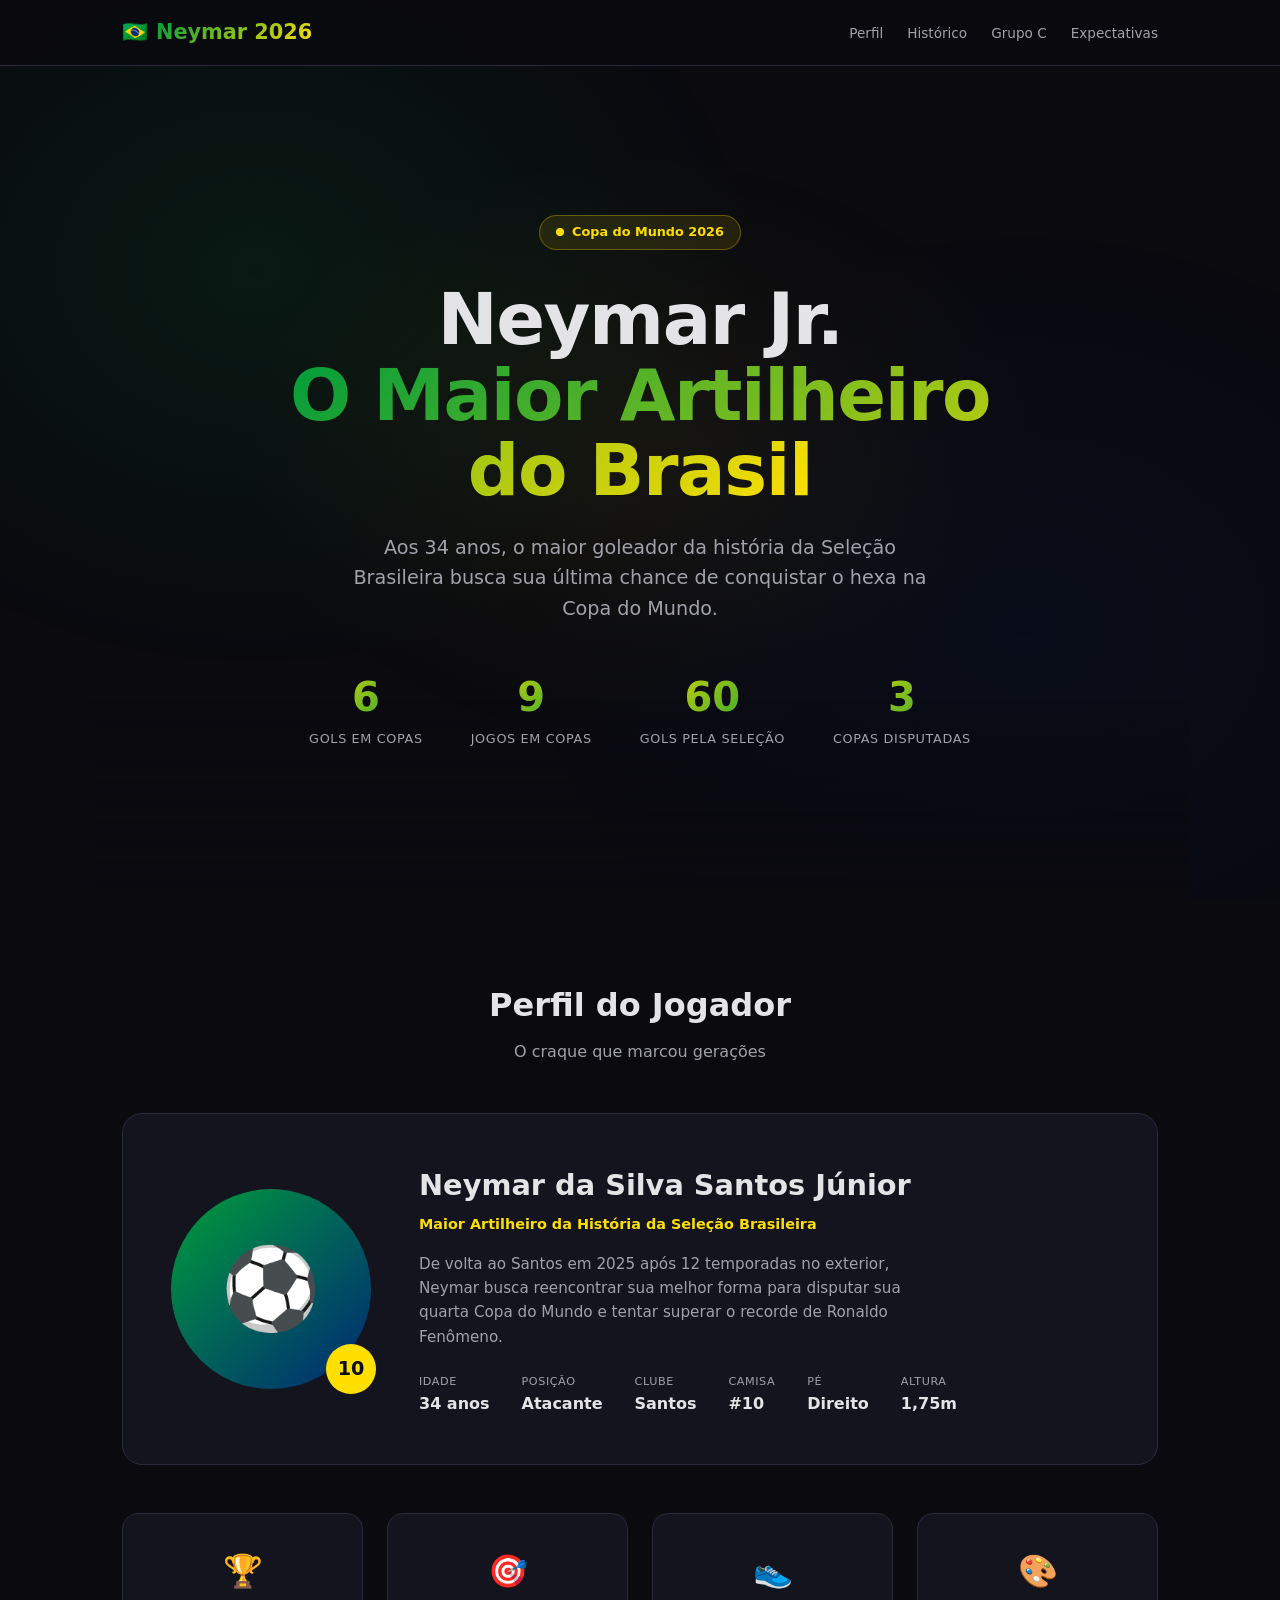
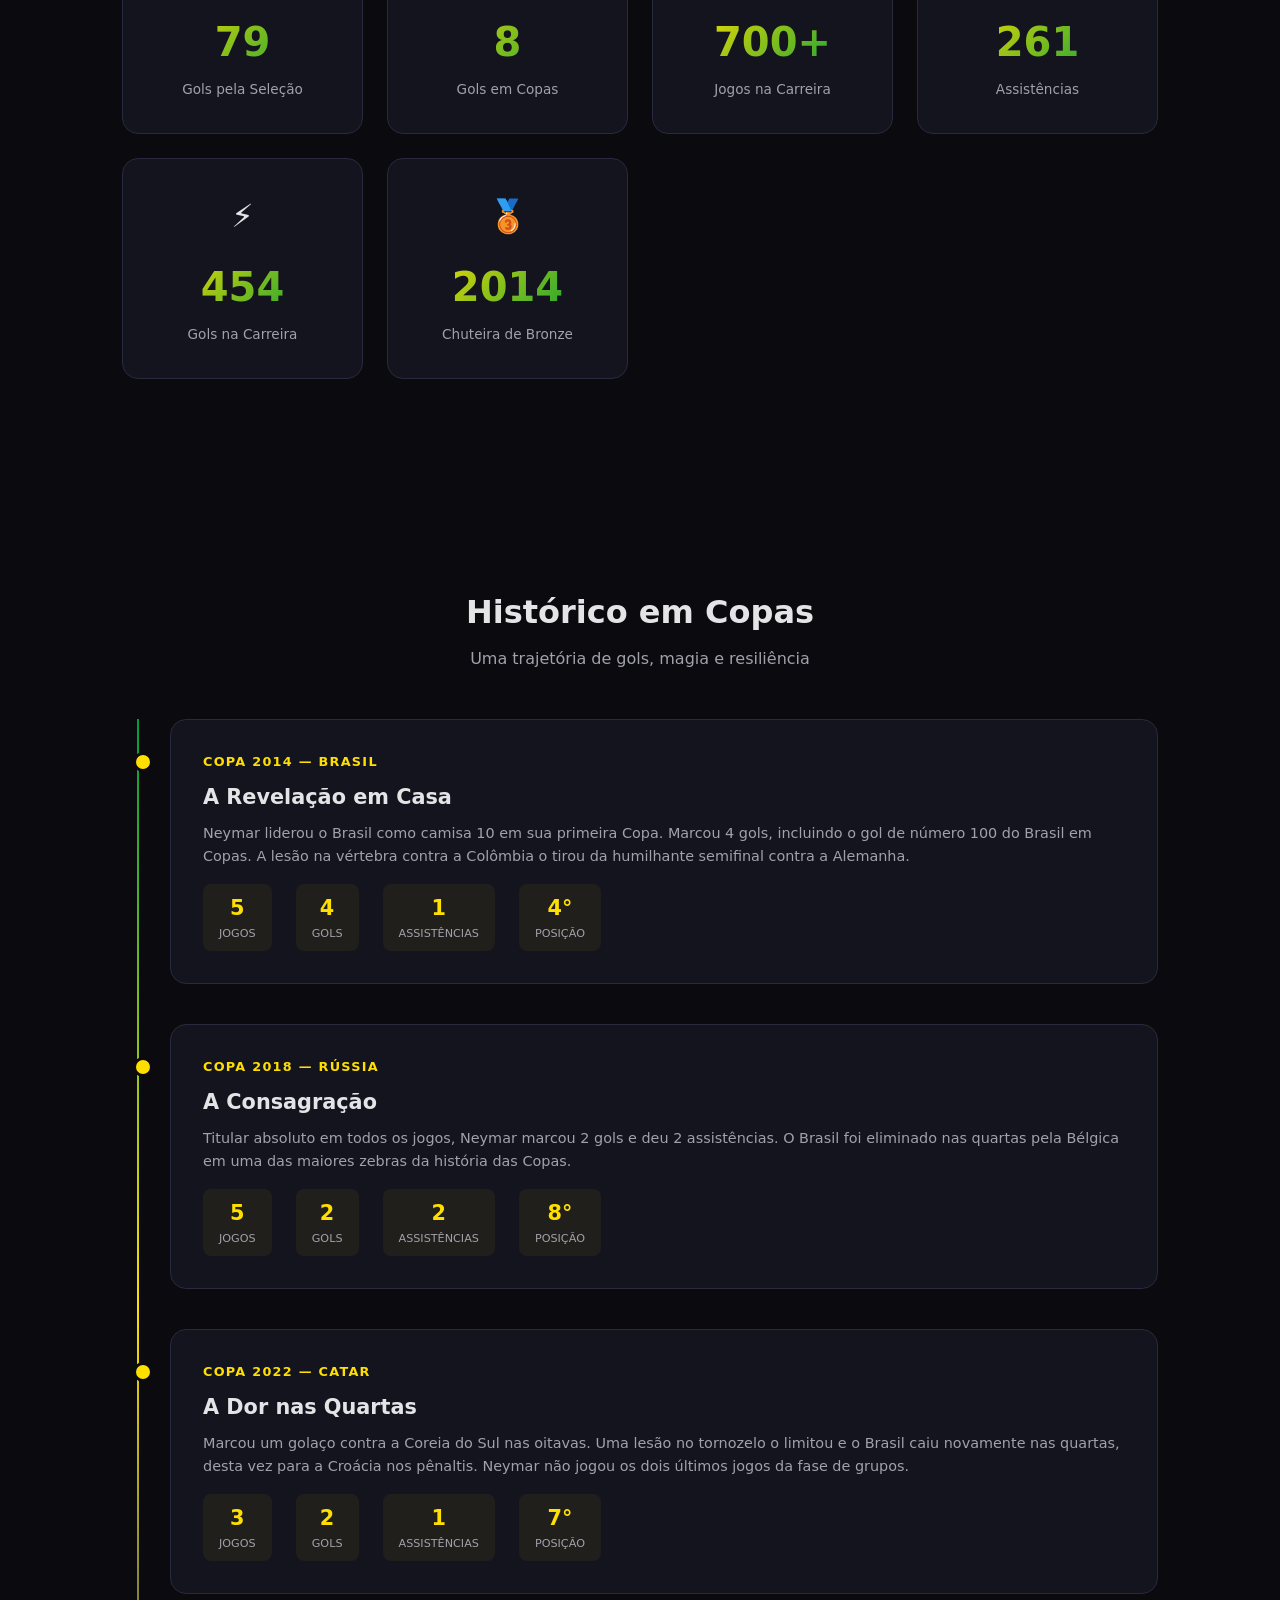
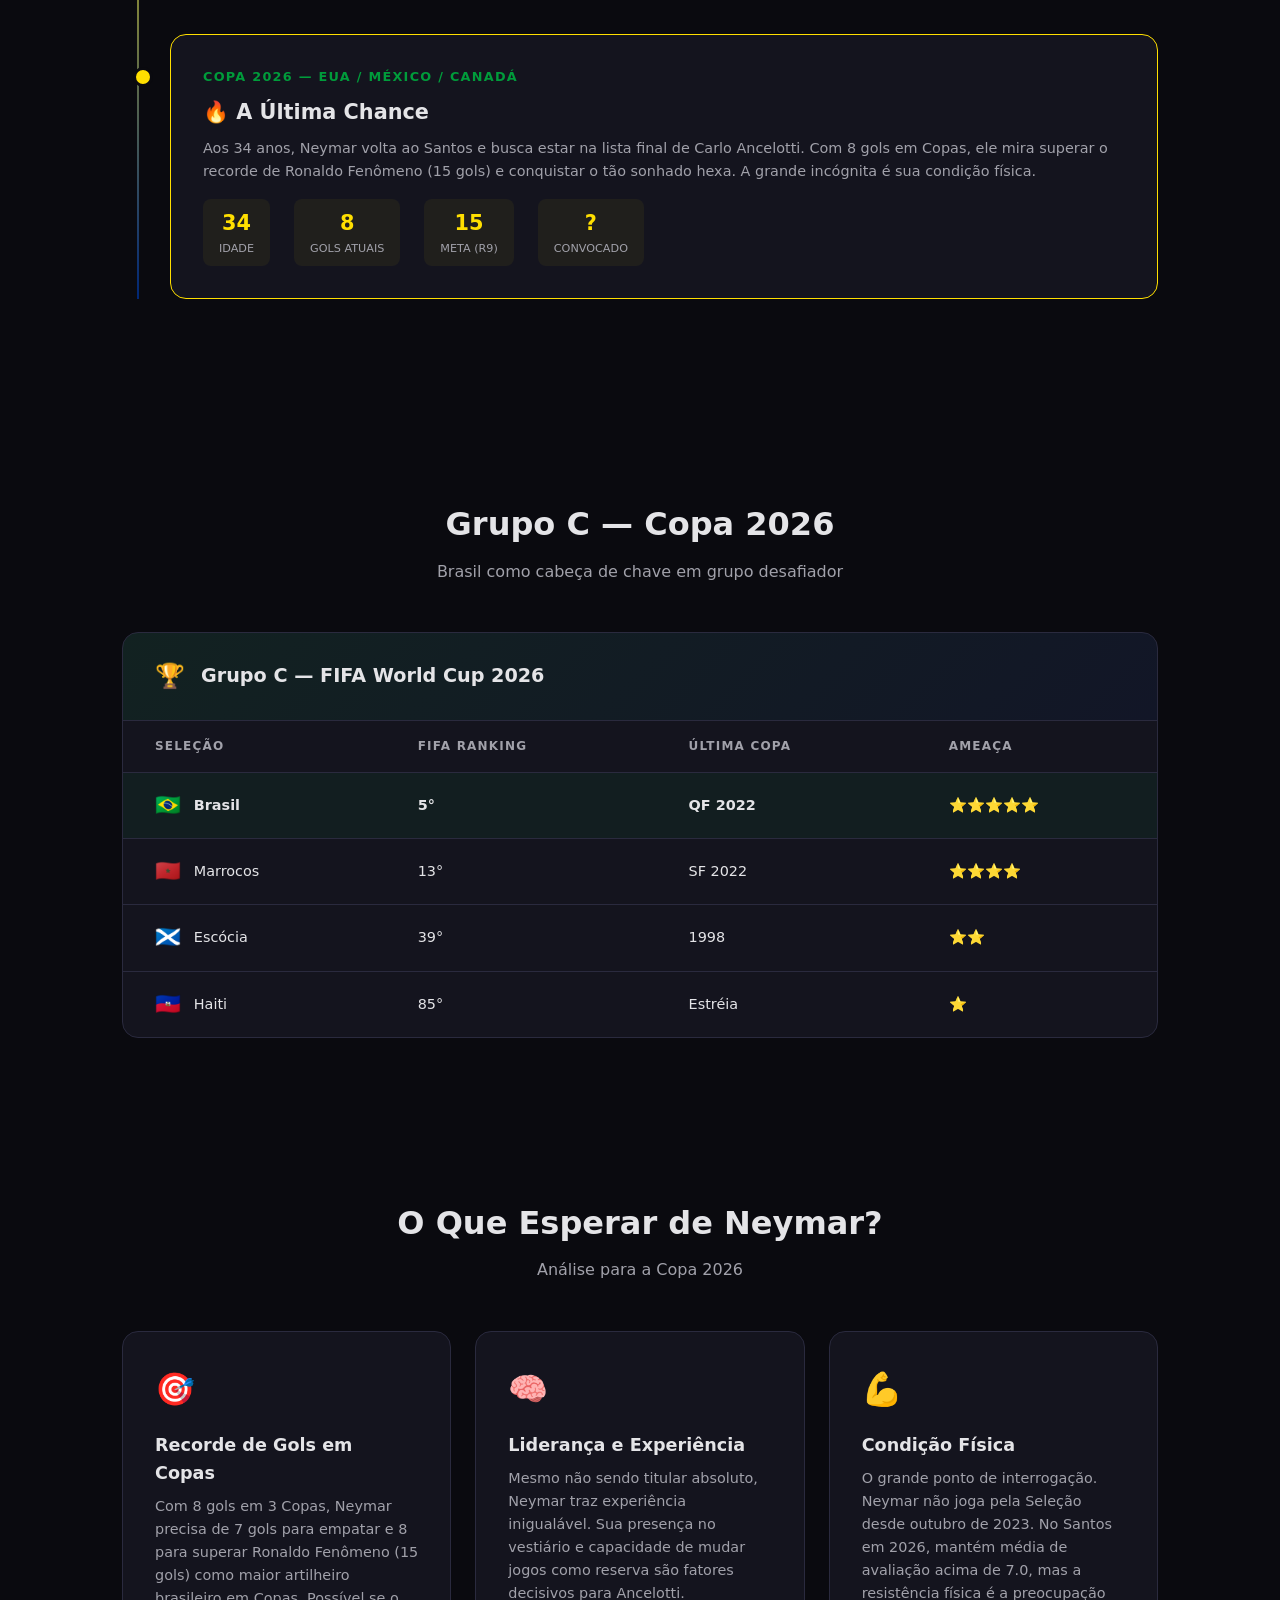
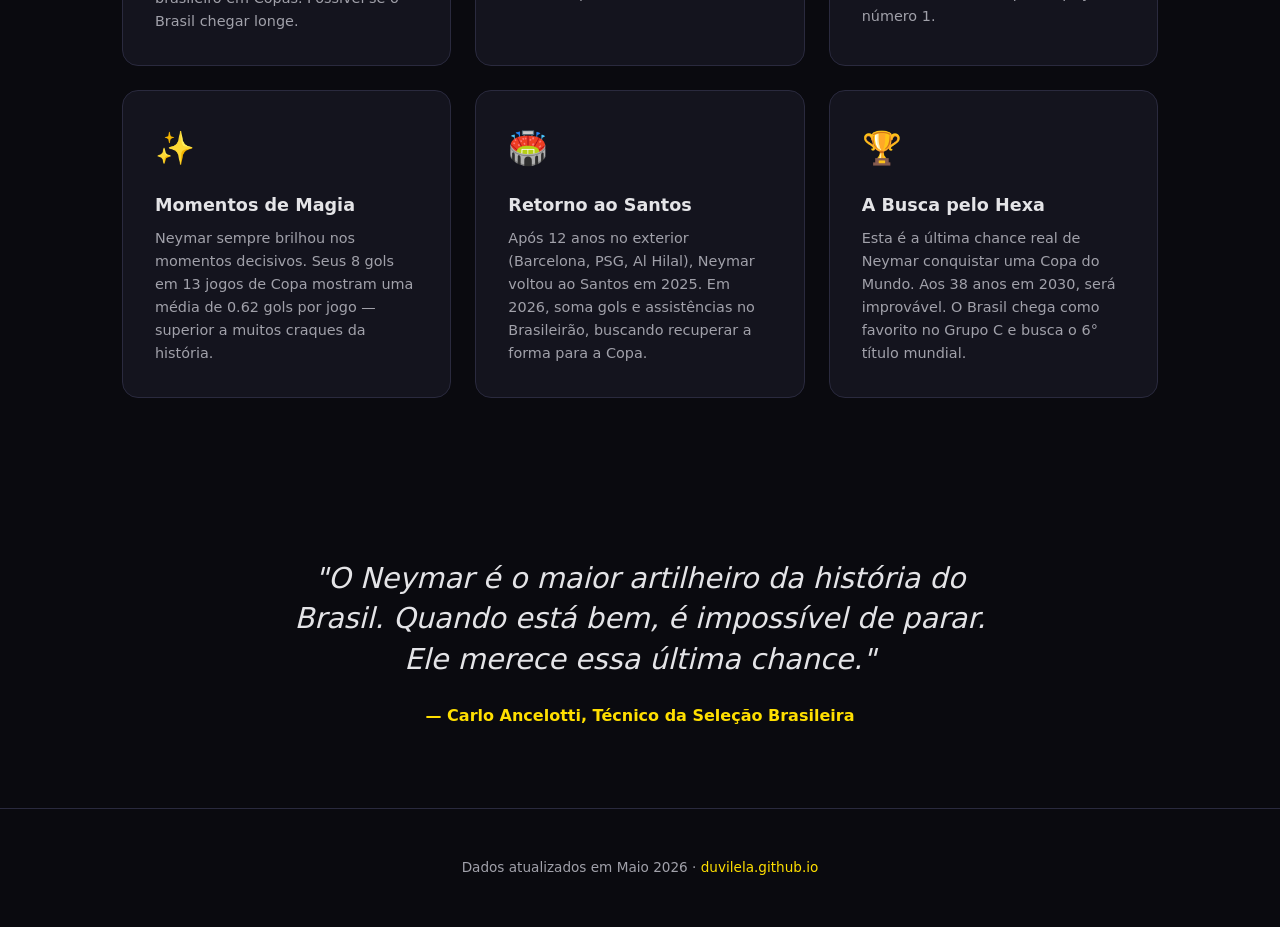
<file: index1.html>
<!DOCTYPE html>
<html lang="pt-BR">
<head>
    <meta charset="UTF-8">
    <meta name="viewport" content="width=device-width, initial-scale=1.0">
    <title>Neymar na Copa 2026 - O Maior Artilheiro do Brasil</title>
    <style>
        * {
            margin: 0;
            padding: 0;
            box-sizing: border-box;
        }

        :root {
            --green: #009c3b;
            --yellow: #ffdf00;
            --blue: #002776;
            --dark: #0a0a0f;
            --card: #14141e;
            --border: #2a2a3e;
            --text: #e4e4e7;
            --muted: #a1a1aa;
        }

        body {
            font-family: 'Segoe UI', system-ui, -apple-system, sans-serif;
            background: var(--dark);
            color: var(--text);
            line-height: 1.6;
            overflow-x: hidden;
        }

        .bg-glow {
            position: fixed;
            inset: 0;
            z-index: -1;
            background:
                radial-gradient(ellipse 500px 400px at 20% 30%, rgba(0,156,59,0.1), transparent),
                radial-gradient(ellipse 500px 400px at 80% 70%, rgba(0,39,118,0.1), transparent),
                radial-gradient(ellipse 400px 300px at 50% 50%, rgba(255,223,0,0.05), transparent);
        }

        /* Header */
        header {
            position: fixed;
            top: 0;
            width: 100%;
            z-index: 100;
            background: rgba(10,10,15,0.85);
            backdrop-filter: blur(12px);
            border-bottom: 1px solid var(--border);
        }

        nav {
            max-width: 1100px;
            margin: 0 auto;
            padding: 1rem 2rem;
            display: flex;
            justify-content: space-between;
            align-items: center;
        }

        .logo {
            font-size: 1.3rem;
            font-weight: 800;
            display: flex;
            align-items: center;
            gap: 0.5rem;
        }

        .logo span {
            background: linear-gradient(135deg, var(--green), var(--yellow));
            -webkit-background-clip: text;
            -webkit-text-fill-color: transparent;
            background-clip: text;
        }

        .nav-links {
            display: flex;
            gap: 1.5rem;
            list-style: none;
        }

        .nav-links a {
            color: var(--muted);
            text-decoration: none;
            font-size: 0.85rem;
            transition: color 0.3s;
        }

        .nav-links a:hover {
            color: var(--yellow);
        }

        /* Hero */
        .hero {
            min-height: 100vh;
            display: flex;
            align-items: center;
            justify-content: center;
            text-align: center;
            padding: 8rem 2rem 4rem;
            position: relative;
        }

        .hero::after {
            content: '';
            position: absolute;
            bottom: 0;
            left: 0;
            right: 0;
            height: 200px;
            background: linear-gradient(to top, var(--dark), transparent);
        }

        .hero-content {
            max-width: 800px;
            position: relative;
            z-index: 1;
        }

        .badge {
            display: inline-flex;
            align-items: center;
            gap: 0.5rem;
            padding: 0.4rem 1rem;
            background: rgba(255,223,0,0.1);
            border: 1px solid rgba(255,223,0,0.3);
            border-radius: 50px;
            font-size: 0.8rem;
            color: var(--yellow);
            margin-bottom: 2rem;
            font-weight: 600;
        }

        .badge::before {
            content: '';
            width: 8px;
            height: 8px;
            background: var(--yellow);
            border-radius: 50%;
            animation: pulse 2s infinite;
        }

        @keyframes pulse {
            0%, 100% { opacity: 1; }
            50% { opacity: 0.4; }
        }

        h1 {
            font-size: clamp(2.5rem, 6vw, 4.5rem);
            font-weight: 900;
            line-height: 1.05;
            margin-bottom: 1.5rem;
            letter-spacing: -0.02em;
        }

        h1 .highlight {
            background: linear-gradient(135deg, var(--green), var(--yellow));
            -webkit-background-clip: text;
            -webkit-text-fill-color: transparent;
            background-clip: text;
        }

        .hero p {
            font-size: 1.2rem;
            color: var(--muted);
            max-width: 600px;
            margin: 0 auto 2.5rem;
        }

        .hero-stats {
            display: flex;
            justify-content: center;
            gap: 3rem;
            flex-wrap: wrap;
        }

        .hero-stat {
            text-align: center;
        }

        .hero-stat-num {
            font-size: 2.5rem;
            font-weight: 900;
            background: linear-gradient(135deg, var(--yellow), var(--green));
            -webkit-background-clip: text;
            -webkit-text-fill-color: transparent;
            background-clip: text;
        }

        .hero-stat-label {
            font-size: 0.8rem;
            color: var(--muted);
            text-transform: uppercase;
            letter-spacing: 0.05em;
        }

        /* Sections */
        section {
            padding: 5rem 2rem;
            max-width: 1100px;
            margin: 0 auto;
        }

        .section-header {
            text-align: center;
            margin-bottom: 3rem;
        }

        .section-header h2 {
            font-size: 2rem;
            font-weight: 800;
            margin-bottom: 0.5rem;
        }

        .section-header p {
            color: var(--muted);
            font-size: 1rem;
        }

        /* Profile Card */
        .profile-card {
            background: var(--card);
            border: 1px solid var(--border);
            border-radius: 20px;
            padding: 3rem;
            display: grid;
            grid-template-columns: 200px 1fr;
            gap: 3rem;
            align-items: center;
            margin-bottom: 3rem;
        }

        .profile-avatar {
            width: 200px;
            height: 200px;
            border-radius: 50%;
            background: linear-gradient(135deg, var(--green), var(--blue));
            display: flex;
            align-items: center;
            justify-content: center;
            font-size: 5rem;
            position: relative;
        }

        .profile-avatar::after {
            content: '10';
            position: absolute;
            bottom: -5px;
            right: -5px;
            width: 50px;
            height: 50px;
            background: var(--yellow);
            color: var(--dark);
            border-radius: 50%;
            display: flex;
            align-items: center;
            justify-content: center;
            font-weight: 900;
            font-size: 1.2rem;
        }

        .profile-info h3 {
            font-size: 1.8rem;
            font-weight: 800;
            margin-bottom: 0.3rem;
        }

        .profile-info .subtitle {
            color: var(--yellow);
            font-size: 0.9rem;
            font-weight: 600;
            margin-bottom: 1rem;
        }

        .profile-info p {
            color: var(--muted);
            font-size: 0.95rem;
            margin-bottom: 1.5rem;
            max-width: 500px;
        }

        .profile-details {
            display: flex;
            gap: 2rem;
            flex-wrap: wrap;
        }

        .profile-detail {
            display: flex;
            flex-direction: column;
        }

        .profile-detail-label {
            font-size: 0.7rem;
            color: var(--muted);
            text-transform: uppercase;
            letter-spacing: 0.05em;
        }

        .profile-detail-value {
            font-weight: 700;
            font-size: 1rem;
        }

        /* Stats Grid */
        .stats-grid {
            display: grid;
            grid-template-columns: repeat(auto-fit, minmax(220px, 1fr));
            gap: 1.5rem;
            margin-bottom: 3rem;
        }

        .stat-card {
            background: var(--card);
            border: 1px solid var(--border);
            border-radius: 16px;
            padding: 2rem;
            text-align: center;
            transition: all 0.3s;
        }

        .stat-card:hover {
            border-color: var(--yellow);
            transform: translateY(-3px);
        }

        .stat-icon {
            font-size: 2rem;
            margin-bottom: 0.8rem;
        }

        .stat-value {
            font-size: 2.5rem;
            font-weight: 900;
            background: linear-gradient(135deg, var(--yellow), var(--green));
            -webkit-background-clip: text;
            -webkit-text-fill-color: transparent;
            background-clip: text;
        }

        .stat-label {
            color: var(--muted);
            font-size: 0.85rem;
            margin-top: 0.3rem;
        }

        /* World Cup Timeline */
        .timeline {
            position: relative;
            padding-left: 3rem;
        }

        .timeline::before {
            content: '';
            position: absolute;
            left: 15px;
            top: 0;
            bottom: 0;
            width: 2px;
            background: linear-gradient(to bottom, var(--green), var(--yellow), var(--blue));
        }

        .timeline-item {
            position: relative;
            margin-bottom: 2.5rem;
            background: var(--card);
            border: 1px solid var(--border);
            border-radius: 16px;
            padding: 2rem;
            transition: all 0.3s;
        }

        .timeline-item:hover {
            border-color: var(--green);
            transform: translateX(5px);
        }

        .timeline-item::before {
            content: '';
            position: absolute;
            left: -2.35rem;
            top: 2rem;
            width: 14px;
            height: 14px;
            border-radius: 50%;
            background: var(--yellow);
            border: 3px solid var(--dark);
        }

        .timeline-year {
            font-size: 0.8rem;
            color: var(--yellow);
            font-weight: 700;
            text-transform: uppercase;
            letter-spacing: 0.1em;
            margin-bottom: 0.5rem;
        }

        .timeline-item h3 {
            font-size: 1.3rem;
            font-weight: 700;
            margin-bottom: 0.5rem;
        }

        .timeline-item p {
            color: var(--muted);
            font-size: 0.9rem;
            margin-bottom: 1rem;
        }

        .timeline-stats {
            display: flex;
            gap: 1.5rem;
            flex-wrap: wrap;
        }

        .timeline-stat {
            display: flex;
            flex-direction: column;
            align-items: center;
            padding: 0.5rem 1rem;
            background: rgba(255,223,0,0.05);
            border-radius: 8px;
        }

        .timeline-stat-value {
            font-size: 1.3rem;
            font-weight: 800;
            color: var(--yellow);
        }

        .timeline-stat-label {
            font-size: 0.7rem;
            color: var(--muted);
            text-transform: uppercase;
        }

        /* Group Table */
        .group-table {
            background: var(--card);
            border: 1px solid var(--border);
            border-radius: 16px;
            overflow: hidden;
        }

        .group-header {
            padding: 1.5rem 2rem;
            background: linear-gradient(135deg, rgba(0,156,59,0.1), rgba(0,39,118,0.1));
            border-bottom: 1px solid var(--border);
            display: flex;
            align-items: center;
            gap: 1rem;
        }

        .group-header h3 {
            font-size: 1.2rem;
            font-weight: 700;
        }

        .group-flag {
            font-size: 1.5rem;
        }

        table {
            width: 100%;
            border-collapse: collapse;
        }

        th, td {
            padding: 1rem 2rem;
            text-align: left;
            border-bottom: 1px solid var(--border);
        }

        th {
            font-size: 0.75rem;
            text-transform: uppercase;
            letter-spacing: 0.1em;
            color: var(--muted);
            font-weight: 600;
        }

        td {
            font-size: 0.9rem;
        }

        tr:last-child td {
            border-bottom: none;
        }

        tr.brazil {
            background: rgba(0,156,59,0.08);
        }

        tr.brazil td {
            font-weight: 700;
        }

        .team-cell {
            display: flex;
            align-items: center;
            gap: 0.8rem;
        }

        .team-flag {
            font-size: 1.3rem;
        }

        /* Expectations */
        .expectations-grid {
            display: grid;
            grid-template-columns: repeat(auto-fit, minmax(300px, 1fr));
            gap: 1.5rem;
        }

        .expectation-card {
            background: var(--card);
            border: 1px solid var(--border);
            border-radius: 16px;
            padding: 2rem;
            transition: all 0.3s;
        }

        .expectation-card:hover {
            border-color: var(--green);
            transform: translateY(-3px);
        }

        .expectation-icon {
            font-size: 2rem;
            margin-bottom: 1rem;
        }

        .expectation-card h3 {
            font-size: 1.1rem;
            font-weight: 700;
            margin-bottom: 0.5rem;
        }

        .expectation-card p {
            color: var(--muted);
            font-size: 0.9rem;
        }

        /* Quote */
        .quote-section {
            text-align: center;
            padding: 5rem 2rem;
            max-width: 800px;
            margin: 0 auto;
        }

        .quote {
            font-size: 1.8rem;
            font-weight: 300;
            font-style: italic;
            line-height: 1.4;
            margin-bottom: 1.5rem;
            color: var(--text);
        }

        .quote-author {
            color: var(--yellow);
            font-weight: 600;
        }

        /* Footer */
        footer {
            text-align: center;
            padding: 3rem 2rem;
            border-top: 1px solid var(--border);
            color: var(--muted);
            font-size: 0.85rem;
        }

        footer a {
            color: var(--yellow);
            text-decoration: none;
        }

        /* Scroll animations */
        .fade-up {
            opacity: 0;
            transform: translateY(30px);
            transition: all 0.6s ease;
        }

        .fade-up.visible {
            opacity: 1;
            transform: translateY(0);
        }

        /* Responsive */
        @media (max-width: 768px) {
            .profile-card {
                grid-template-columns: 1fr;
                text-align: center;
                padding: 2rem;
            }

            .profile-avatar {
                margin: 0 auto;
                width: 150px;
                height: 150px;
                font-size: 4rem;
            }

            .profile-details {
                justify-content: center;
            }

            .profile-info p {
                margin: 0 auto 1.5rem;
            }

            .nav-links {
                display: none;
            }

            .hero-stats {
                gap: 2rem;
            }

            .timeline {
                padding-left: 2.5rem;
            }

            th, td {
                padding: 0.8rem 1rem;
            }
        }
    </style>
</head>
<body>
    <div class="bg-glow"></div>

    <header>
        <nav>
            <div class="logo">🇧🇷 <span>Neymar 2026</span></div>
            <ul class="nav-links">
                <li><a href="#perfil">Perfil</a></li>
                <li><a href="#historico">Histórico</a></li>
                <li><a href="#grupo">Grupo C</a></li>
                <li><a href="#expectativas">Expectativas</a></li>
            </ul>
        </nav>
    </header>

    <section class="hero">
        <div class="hero-content">
            <div class="badge">Copa do Mundo 2026</div>
            <h1>Neymar Jr.<br><span class="highlight">O Maior Artilheiro do Brasil</span></h1>
            <p>Aos 34 anos, o maior goleador da história da Seleção Brasileira busca sua última chance de conquistar o hexa na Copa do Mundo.</p>
            <div class="hero-stats">
                <div class="hero-stat">
                    <div class="hero-stat-num" id="counter-goals">0</div>
                    <div class="hero-stat-label">Gols em Copas</div>
                </div>
                <div class="hero-stat">
                    <div class="hero-stat-num" id="counter-games">0</div>
                    <div class="hero-stat-label">Jogos em Copas</div>
                </div>
                <div class="hero-stat">
                    <div class="hero-stat-num" id="counter-total">0</div>
                    <div class="hero-stat-label">Gols pela Seleção</div>
                </div>
                <div class="hero-stat">
                    <div class="hero-stat-num" id="counter-cups">0</div>
                    <div class="hero-stat-label">Copas Disputadas</div>
                </div>
            </div>
        </div>
    </section>

    <section id="perfil">
        <div class="section-header">
            <h2>Perfil do Jogador</h2>
            <p>O craque que marcou gerações</p>
        </div>

        <div class="profile-card fade-up">
            <div class="profile-avatar">⚽</div>
            <div class="profile-info">
                <h3>Neymar da Silva Santos Júnior</h3>
                <div class="subtitle">Maior Artilheiro da História da Seleção Brasileira</div>
                <p>De volta ao Santos em 2025 após 12 temporadas no exterior, Neymar busca reencontrar sua melhor forma para disputar sua quarta Copa do Mundo e tentar superar o recorde de Ronaldo Fenômeno.</p>
                <div class="profile-details">
                    <div class="profile-detail">
                        <span class="profile-detail-label">Idade</span>
                        <span class="profile-detail-value">34 anos</span>
                    </div>
                    <div class="profile-detail">
                        <span class="profile-detail-label">Posição</span>
                        <span class="profile-detail-value">Atacante</span>
                    </div>
                    <div class="profile-detail">
                        <span class="profile-detail-label">Clube</span>
                        <span class="profile-detail-value">Santos</span>
                    </div>
                    <div class="profile-detail">
                        <span class="profile-detail-label">Camisa</span>
                        <span class="profile-detail-value">#10</span>
                    </div>
                    <div class="profile-detail">
                        <span class="profile-detail-label">Pé</span>
                        <span class="profile-detail-value">Direito</span>
                    </div>
                    <div class="profile-detail">
                        <span class="profile-detail-label">Altura</span>
                        <span class="profile-detail-value">1,75m</span>
                    </div>
                </div>
            </div>
        </div>

        <div class="stats-grid">
            <div class="stat-card fade-up">
                <div class="stat-icon">🏆</div>
                <div class="stat-value">79</div>
                <div class="stat-label">Gols pela Seleção</div>
            </div>
            <div class="stat-card fade-up">
                <div class="stat-icon">🎯</div>
                <div class="stat-value">8</div>
                <div class="stat-label">Gols em Copas</div>
            </div>
            <div class="stat-card fade-up">
                <div class="stat-icon">👟</div>
                <div class="stat-value">700+</div>
                <div class="stat-label">Jogos na Carreira</div>
            </div>
            <div class="stat-card fade-up">
                <div class="stat-icon">🎨</div>
                <div class="stat-value">261</div>
                <div class="stat-label">Assistências</div>
            </div>
            <div class="stat-card fade-up">
                <div class="stat-icon">⚡</div>
                <div class="stat-value">454</div>
                <div class="stat-label">Gols na Carreira</div>
            </div>
            <div class="stat-card fade-up">
                <div class="stat-icon">🥉</div>
                <div class="stat-value">2014</div>
                <div class="stat-label">Chuteira de Bronze</div>
            </div>
        </div>
    </section>

    <section id="historico">
        <div class="section-header">
            <h2>Histórico em Copas</h2>
            <p>Uma trajetória de gols, magia e resiliência</p>
        </div>

        <div class="timeline">
            <div class="timeline-item fade-up">
                <div class="timeline-year">Copa 2014 — Brasil</div>
                <h3>A Revelação em Casa</h3>
                <p>Neymar liderou o Brasil como camisa 10 em sua primeira Copa. Marcou 4 gols, incluindo o gol de número 100 do Brasil em Copas. A lesão na vértebra contra a Colômbia o tirou da humilhante semifinal contra a Alemanha.</p>
                <div class="timeline-stats">
                    <div class="timeline-stat">
                        <span class="timeline-stat-value">5</span>
                        <span class="timeline-stat-label">Jogos</span>
                    </div>
                    <div class="timeline-stat">
                        <span class="timeline-stat-value">4</span>
                        <span class="timeline-stat-label">Gols</span>
                    </div>
                    <div class="timeline-stat">
                        <span class="timeline-stat-value">1</span>
                        <span class="timeline-stat-label">Assistências</span>
                    </div>
                    <div class="timeline-stat">
                        <span class="timeline-stat-value">4°</span>
                        <span class="timeline-stat-label">Posição</span>
                    </div>
                </div>
            </div>

            <div class="timeline-item fade-up">
                <div class="timeline-year">Copa 2018 — Rússia</div>
                <h3>A Consagração</h3>
                <p>Titular absoluto em todos os jogos, Neymar marcou 2 gols e deu 2 assistências. O Brasil foi eliminado nas quartas pela Bélgica em uma das maiores zebras da história das Copas.</p>
                <div class="timeline-stats">
                    <div class="timeline-stat">
                        <span class="timeline-stat-value">5</span>
                        <span class="timeline-stat-label">Jogos</span>
                    </div>
                    <div class="timeline-stat">
                        <span class="timeline-stat-value">2</span>
                        <span class="timeline-stat-label">Gols</span>
                    </div>
                    <div class="timeline-stat">
                        <span class="timeline-stat-value">2</span>
                        <span class="timeline-stat-label">Assistências</span>
                    </div>
                    <div class="timeline-stat">
                        <span class="timeline-stat-value">8°</span>
                        <span class="timeline-stat-label">Posição</span>
                    </div>
                </div>
            </div>

            <div class="timeline-item fade-up">
                <div class="timeline-year">Copa 2022 — Catar</div>
                <h3>A Dor nas Quartas</h3>
                <p>Marcou um golaço contra a Coreia do Sul nas oitavas. Uma lesão no tornozelo o limitou e o Brasil caiu novamente nas quartas, desta vez para a Croácia nos pênaltis. Neymar não jogou os dois últimos jogos da fase de grupos.</p>
                <div class="timeline-stats">
                    <div class="timeline-stat">
                        <span class="timeline-stat-value">3</span>
                        <span class="timeline-stat-label">Jogos</span>
                    </div>
                    <div class="timeline-stat">
                        <span class="timeline-stat-value">2</span>
                        <span class="timeline-stat-label">Gols</span>
                    </div>
                    <div class="timeline-stat">
                        <span class="timeline-stat-value">1</span>
                        <span class="timeline-stat-label">Assistências</span>
                    </div>
                    <div class="timeline-stat">
                        <span class="timeline-stat-value">7°</span>
                        <span class="timeline-stat-label">Posição</span>
                    </div>
                </div>
            </div>

            <div class="timeline-item fade-up" style="border-color: var(--yellow);">
                <div class="timeline-year" style="color: var(--green);">Copa 2026 — EUA / México / Canadá</div>
                <h3>🔥 A Última Chance</h3>
                <p>Aos 34 anos, Neymar volta ao Santos e busca estar na lista final de Carlo Ancelotti. Com 8 gols em Copas, ele mira superar o recorde de Ronaldo Fenômeno (15 gols) e conquistar o tão sonhado hexa. A grande incógnita é sua condição física.</p>
                <div class="timeline-stats">
                    <div class="timeline-stat">
                        <span class="timeline-stat-value">34</span>
                        <span class="timeline-stat-label">Idade</span>
                    </div>
                    <div class="timeline-stat">
                        <span class="timeline-stat-value">8</span>
                        <span class="timeline-stat-label">Gols Atuais</span>
                    </div>
                    <div class="timeline-stat">
                        <span class="timeline-stat-value">15</span>
                        <span class="timeline-stat-label">Meta (R9)</span>
                    </div>
                    <div class="timeline-stat">
                        <span class="timeline-stat-value">?</span>
                        <span class="timeline-stat-label">Convocado</span>
                    </div>
                </div>
            </div>
        </div>
    </section>

    <section id="grupo">
        <div class="section-header">
            <h2>Grupo C — Copa 2026</h2>
            <p>Brasil como cabeça de chave em grupo desafiador</p>
        </div>

        <div class="group-table fade-up">
            <div class="group-header">
                <span class="group-flag">🏆</span>
                <h3>Grupo C — FIFA World Cup 2026</h3>
            </div>
            <table>
                <thead>
                    <tr>
                        <th>Seleção</th>
                        <th>FIFA Ranking</th>
                        <th>Última Copa</th>
                        <th>Ameaça</th>
                    </tr>
                </thead>
                <tbody>
                    <tr class="brazil">
                        <td><div class="team-cell"><span class="team-flag">🇧🇷</span> Brasil</div></td>
                        <td>5°</td>
                        <td>QF 2022</td>
                        <td>⭐⭐⭐⭐⭐</td>
                    </tr>
                    <tr>
                        <td><div class="team-cell"><span class="team-flag">🇲🇦</span> Marrocos</div></td>
                        <td>13°</td>
                        <td>SF 2022</td>
                        <td>⭐⭐⭐⭐</td>
                    </tr>
                    <tr>
                        <td><div class="team-cell"><span class="team-flag">🏴󠁧󠁢󠁳󠁣󠁴󠁿</span> Escócia</div></td>
                        <td>39°</td>
                        <td>1998</td>
                        <td>⭐⭐</td>
                    </tr>
                    <tr>
                        <td><div class="team-cell"><span class="team-flag">🇭🇹</span> Haiti</div></td>
                        <td>85°</td>
                        <td>Estréia</td>
                        <td>⭐</td>
                    </tr>
                </tbody>
            </table>
        </div>
    </section>

    <section id="expectativas">
        <div class="section-header">
            <h2>O Que Esperar de Neymar?</h2>
            <p>Análise para a Copa 2026</p>
        </div>

        <div class="expectations-grid">
            <div class="expectation-card fade-up">
                <div class="expectation-icon">🎯</div>
                <h3>Recorde de Gols em Copas</h3>
                <p>Com 8 gols em 3 Copas, Neymar precisa de 7 gols para empatar e 8 para superar Ronaldo Fenômeno (15 gols) como maior artilheiro brasileiro em Copas. Possível se o Brasil chegar longe.</p>
            </div>
            <div class="expectation-card fade-up">
                <div class="expectation-icon">🧠</div>
                <h3>Liderança e Experiência</h3>
                <p>Mesmo não sendo titular absoluto, Neymar traz experiência inigualável. Sua presença no vestiário e capacidade de mudar jogos como reserva são fatores decisivos para Ancelotti.</p>
            </div>
            <div class="expectation-card fade-up">
                <div class="expectation-icon">💪</div>
                <h3>Condição Física</h3>
                <p>O grande ponto de interrogação. Neymar não joga pela Seleção desde outubro de 2023. No Santos em 2026, mantém média de avaliação acima de 7.0, mas a resistência física é a preocupação número 1.</p>
            </div>
            <div class="expectation-card fade-up">
                <div class="expectation-icon">✨</div>
                <h3>Momentos de Magia</h3>
                <p>Neymar sempre brilhou nos momentos decisivos. Seus 8 gols em 13 jogos de Copa mostram uma média de 0.62 gols por jogo — superior a muitos craques da história.</p>
            </div>
            <div class="expectation-card fade-up">
                <div class="expectation-icon">🏟️</div>
                <h3>Retorno ao Santos</h3>
                <p>Após 12 anos no exterior (Barcelona, PSG, Al Hilal), Neymar voltou ao Santos em 2025. Em 2026, soma gols e assistências no Brasileirão, buscando recuperar a forma para a Copa.</p>
            </div>
            <div class="expectation-card fade-up">
                <div class="expectation-icon">🏆</div>
                <h3>A Busca pelo Hexa</h3>
                <p>Esta é a última chance real de Neymar conquistar uma Copa do Mundo. Aos 38 anos em 2030, será improvável. O Brasil chega como favorito no Grupo C e busca o 6° título mundial.</p>
            </div>
        </div>
    </section>

    <div class="quote-section fade-up">
        <p class="quote">"O Neymar é o maior artilheiro da história do Brasil. Quando está bem, é impossível de parar. Ele merece essa última chance."</p>
        <p class="quote-author">— Carlo Ancelotti, Técnico da Seleção Brasileira</p>
    </div>

    <footer>
        <p>Dados atualizados em Maio 2026 · <a href="https://duvilela.github.io/Landing-Pages/">duvilela.github.io</a></p>
    </footer>

    <script>
        // Counter animation
        function animateCounter(id, target, duration = 2000) {
            const el = document.getElementById(id);
            if (!el) return;
            let start = 0;
            const step = target / (duration / 16);
            const timer = setInterval(() => {
                start += step;
                if (start >= target) {
                    el.textContent = target;
                    clearInterval(timer);
                } else {
                    el.textContent = Math.floor(start);
                }
            }, 16);
        }

        // Scroll animations
        function initScrollAnimations() {
            const elements = document.querySelectorAll('.fade-up');
            const observer = new IntersectionObserver((entries) => {
                entries.forEach(entry => {
                    if (entry.isIntersecting) {
                        entry.target.classList.add('visible');
                    }
                });
            }, { threshold: 0.1 });

            elements.forEach(el => observer.observe(el));
        }

        // Smooth scroll
        function initSmoothScroll() {
            document.querySelectorAll('a[href^="#"]').forEach(link => {
                link.addEventListener('click', (e) => {
                    e.preventDefault();
                    const target = document.querySelector(link.getAttribute('href'));
                    if (target) {
                        target.scrollIntoView({ behavior: 'smooth', block: 'start' });
                    }
                });
            });
        }

        // Init
        document.addEventListener('DOMContentLoaded', () => {
            initScrollAnimations();
            initSmoothScroll();

            setTimeout(() => {
                animateCounter('counter-goals', 8);
                animateCounter('counter-games', 13);
                animateCounter('counter-total', 79);
                animateCounter('counter-cups', 4);
            }, 500);
        });
    </script>
</body>
</html>
</file>
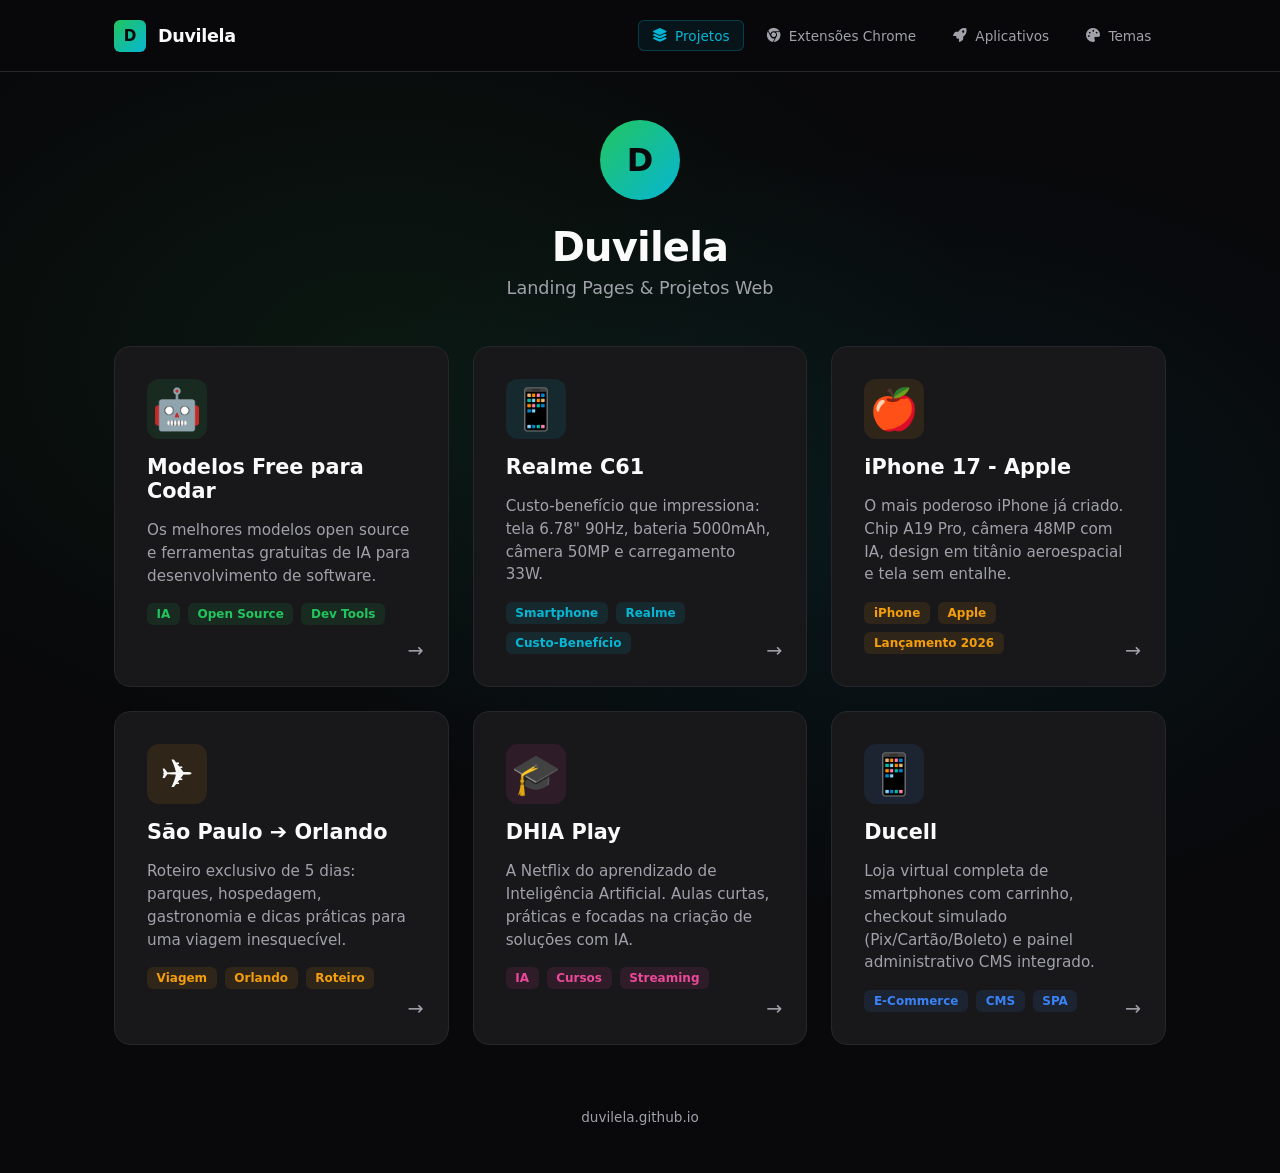
<file: index2.html>
<!DOCTYPE html>
<html lang="pt-BR">
<head>
    <meta charset="UTF-8">
    <meta name="viewport" content="width=device-width, initial-scale=1.0">
    <title>duvilela | Portfólio de Projetos Web</title>
    <!-- Fonts & Icons -->
    <link href="https://cdnjs.cloudflare.com/ajax/libs/font-awesome/6.4.0/css/all.min.css" rel="stylesheet">
    <style>
        * { margin: 0; padding: 0; box-sizing: border-box; }

        :root {
            --bg: #09090b;
            --card: #18181b;
            --border: #27272a;
            --text: #fafafa;
            --muted: #a1a1aa;
            --accent1: #22c55e;
            --accent2: #06b6d4;
            --accent3: #8b5cf6;
        }

        body {
            font-family: 'Segoe UI', system-ui, -apple-system, sans-serif;
            background: var(--bg);
            color: var(--text);
            min-height: 100vh;
            display: flex;
            flex-direction: column;
            padding-top: 72px;
            overflow-x: hidden;
        }

        .bg-glow {
            position: fixed;
            inset: 0;
            z-index: -1;
            background:
                radial-gradient(ellipse 600px 400px at 30% 40%, rgba(34,197,94,0.08), transparent),
                radial-gradient(ellipse 600px 400px at 70% 60%, rgba(6,182,212,0.08), transparent);
        }

        /* Loading Bar */
        .loading-bar {
            position: fixed;
            top: 72px;
            left: 0;
            height: 2px;
            background: linear-gradient(90deg, var(--accent1), var(--accent2));
            width: 0%;
            z-index: 1001;
            transition: width 0.3s ease, opacity 0.3s ease;
            opacity: 0;
        }
        .loading-bar.loading { opacity: 1; width: 70%; }
        .loading-bar.loaded { width: 100%; opacity: 0; }

        /* Navbar */
        .navbar {
            position: fixed;
            top: 0;
            left: 0;
            right: 0;
            height: 72px;
            z-index: 1000;
            background: rgba(9, 9, 11, 0.85);
            backdrop-filter: blur(12px);
            -webkit-backdrop-filter: blur(12px);
            border-bottom: 1px solid var(--border);
            display: flex;
            align-items: center;
        }

        .nav-container {
            max-width: 1100px;
            width: 100%;
            margin: 0 auto;
            padding: 0 1.5rem;
            display: flex;
            justify-content: space-between;
            align-items: center;
        }

        .nav-brand {
            display: flex;
            align-items: center;
            gap: 0.75rem;
            text-decoration: none;
            color: var(--text);
            font-weight: 700;
            font-size: 1.1rem;
            letter-spacing: -0.02em;
            transition: opacity 0.2s ease;
        }

        .nav-brand:hover {
            opacity: 0.8;
        }

        .brand-avatar {
            width: 32px;
            height: 32px;
            border-radius: 6px;
            background: linear-gradient(135deg, var(--accent1), var(--accent2));
            color: var(--bg);
            display: flex;
            align-items: center;
            justify-content: center;
            font-weight: 800;
            font-size: 0.95rem;
        }

        .nav-status {
            font-size: 0.8rem;
            font-weight: 500;
            color: var(--muted);
            background: rgba(255, 255, 255, 0.03);
            border: 1px solid var(--border);
            padding: 0.35rem 0.85rem;
            border-radius: 9999px;
            display: none;
            align-items: center;
            gap: 0.5rem;
            letter-spacing: 0.02em;
        }

        .status-dot {
            width: 6px;
            height: 6px;
            background-color: var(--accent2);
            border-radius: 50%;
            box-shadow: 0 0 8px rgba(6, 182, 212, 0.6);
            animation: pulse-cyan 2s infinite;
        }

        @keyframes pulse-cyan {
            0% { box-shadow: 0 0 0 0 rgba(6, 182, 212, 0.7); }
            70% { box-shadow: 0 0 0 6px rgba(6, 182, 212, 0); }
            100% { box-shadow: 0 0 0 0 rgba(6, 182, 212, 0); }
        }

        .nav-right {
            display: flex;
            gap: 0.5rem;
        }

        .nav-btn, .nav-link {
            background: transparent;
            border: 1px solid transparent;
            color: var(--muted);
            font-family: inherit;
            font-size: 0.85rem;
            font-weight: 500;
            cursor: pointer;
            display: flex;
            align-items: center;
            gap: 0.5rem;
            padding: 0.4rem 0.85rem;
            border-radius: 6px;
            transition: all 0.2s ease;
            text-decoration: none;
        }

        .nav-btn:hover, .nav-link:hover {
            color: var(--text);
            background: rgba(255, 255, 255, 0.03);
            border-color: var(--border);
        }

        .nav-btn.active {
            color: var(--accent2);
            background: rgba(6, 182, 212, 0.08);
            border-color: rgba(6, 182, 212, 0.25);
        }

        .container {
            max-width: 1100px;
            width: 100%;
            text-align: center;
            margin: 3rem auto;
            padding: 0 1.5rem;
            flex-grow: 1;
            transition: opacity 0.3s ease;
        }

        .avatar {
            width: 80px;
            height: 80px;
            border-radius: 50%;
            background: linear-gradient(135deg, var(--accent1), var(--accent2));
            display: flex;
            align-items: center;
            justify-content: center;
            font-size: 2rem;
            font-weight: 800;
            margin: 0 auto 1.5rem;
            color: var(--bg);
        }

        h1 {
            font-size: 2.5rem;
            font-weight: 800;
            margin-bottom: 0.5rem;
            letter-spacing: -0.02em;
        }

        .subtitle {
            color: var(--muted);
            font-size: 1.1rem;
            margin-bottom: 3rem;
        }

        .cards {
            display: grid;
            grid-template-columns: repeat(auto-fit, minmax(320px, 1fr));
            gap: 1.5rem;
        }

        .card {
            background: var(--card);
            border: 1px solid var(--border);
            border-radius: 16px;
            padding: 2rem;
            text-align: left;
            text-decoration: none;
            color: inherit;
            transition: all 0.3s ease;
            position: relative;
            overflow: hidden;
            display: flex;
            flex-direction: column;
            gap: 1rem;
        }

        .card::before {
            content: '';
            position: absolute;
            top: 0;
            left: 0;
            right: 0;
            height: 3px;
            transition: opacity 0.3s;
            opacity: 0;
        }

        .card:nth-child(1)::before { background: linear-gradient(90deg, var(--accent1), #16a34a); }
        .card:nth-child(2)::before { background: linear-gradient(90deg, var(--accent2), var(--accent3)); }
        .card:nth-child(3)::before { background: linear-gradient(90deg, #f59e0b, #ef4444); }
        .card:nth-child(4)::before { background: linear-gradient(90deg, #f59e0b, #f97316); }
        .card:nth-child(5)::before { background: linear-gradient(90deg, #ec4899, #be185d); }
        .card:nth-child(6)::before { background: linear-gradient(90deg, #3b82f6, #6366f1); }
        .card:nth-child(7)::before { background: linear-gradient(90deg, #a855f7, #7c3aed); }
        .card:nth-child(8)::before { background: linear-gradient(90deg, #10b981, #059669); }
        .card:nth-child(9)::before { background: linear-gradient(90deg, #3b82f6, #06b6d4); }
        .card:nth-child(10)::before { background: linear-gradient(90deg, #8b5cf6, #ec4899); }

        .card:hover {
            transform: translateY(-4px);
            border-color: var(--accent2);
            box-shadow: 0 20px 40px rgba(0,0,0,0.4);
        }

        .card:hover::before { opacity: 1; }

        .card-icon {
            font-size: 2.5rem;
            width: 60px;
            height: 60px;
            border-radius: 12px;
            display: flex;
            align-items: center;
            justify-content: center;
        }

        .card:nth-child(1) .card-icon { background: rgba(34,197,94,0.1); }
        .card:nth-child(2) .card-icon { background: rgba(6,182,212,0.1); }
        .card:nth-child(3) .card-icon { background: rgba(245,158,11,0.1); }
        .card:nth-child(4) .card-icon { background: rgba(245,158,11,0.1); }
        .card:nth-child(5) .card-icon { background: rgba(236,72,153,0.1); }
        .card:nth-child(6) .card-icon { background: rgba(59,130,246,0.1); }
        .card:nth-child(7) .card-icon { background: rgba(168,85,247,0.1); }
        .card:nth-child(8) .card-icon { background: rgba(16,185,129,0.1); }
        .card:nth-child(9) .card-icon { background: rgba(59,130,246,0.1); }
        .card:nth-child(10) .card-icon { background: rgba(139,92,246,0.1); }

        .card h2 { font-size: 1.3rem; font-weight: 700; }
        .card p { color: var(--muted); font-size: 0.95rem; line-height: 1.5; }

        .card-tags { display: flex; gap: 0.5rem; flex-wrap: wrap; }

        .tag {
            padding: 0.25rem 0.6rem;
            border-radius: 6px;
            font-size: 0.75rem;
            font-weight: 600;
        }

        .card:nth-child(1) .tag { background: rgba(34,197,94,0.1); color: var(--accent1); }
        .card:nth-child(2) .tag { background: rgba(6,182,212,0.1); color: var(--accent2); }
        .card:nth-child(3) .tag { background: rgba(245,158,11,0.1); color: #f59e0b; }
        .card:nth-child(4) .tag { background: rgba(245,158,11,0.1); color: #f59e0b; }
        .card:nth-child(5) .tag { background: rgba(236,72,153,0.1); color: #ec4899; }
        .card:nth-child(6) .tag { background: rgba(59,130,246,0.1); color: #3b82f6; }
        .card:nth-child(7) .tag { background: rgba(168,85,247,0.1); color: #a855f7; }
        .card:nth-child(8) .tag { background: rgba(16,185,129,0.1); color: #10b981; }
        .card:nth-child(9) .tag { background: rgba(59,130,246,0.1); color: #3b82f6; }
        .card:nth-child(10) .tag { background: rgba(139,92,246,0.1); color: var(--accent3); }

        .card-arrow {
            position: absolute;
            bottom: 1.5rem;
            right: 1.5rem;
            font-size: 1.2rem;
            color: var(--muted);
            transition: all 0.3s;
        }

        .card:hover .card-arrow {
            color: var(--text);
            transform: translateX(4px);
        }

        /* Iframe View CSS */
        #iframe-view {
            position: fixed;
            top: 72px;
            left: 0;
            right: 0;
            bottom: 0;
            width: 100%;
            height: calc(100vh - 72px);
            background: var(--bg);
            display: none;
            opacity: 0;
            z-index: 10;
            transition: opacity 0.3s ease;
        }

        #project-iframe {
            width: 100%;
            height: 100%;
            border: none;
            background: #ffffff;
        }

        .fade-out {
            opacity: 0 !important;
            pointer-events: none;
        }
        
        .fade-in {
            opacity: 1 !important;
        }

        footer {
            margin-top: 4rem;
            color: var(--muted);
            font-size: 0.85rem;
        }

        footer a { color: var(--accent2); text-decoration: none; }

        @media (max-width: 768px) {
            h1 { font-size: 2rem; }
            .cards { grid-template-columns: 1fr; }
            .nav-link span, .nav-btn span { display: none; }
            .nav-status { display: none; }
            .container { margin: 2rem auto; }
        }

        /* Theme Selector Modal */
        .theme-modal-overlay {
            position: fixed;
            inset: 0;
            background: rgba(0, 0, 0, 0.75);
            backdrop-filter: blur(8px);
            -webkit-backdrop-filter: blur(8px);
            display: none;
            align-items: center;
            justify-content: center;
            z-index: 2000;
            opacity: 0;
            transition: opacity 0.3s ease;
        }
        .theme-modal-overlay.active {
            display: flex;
            opacity: 1;
        }
        .theme-modal-content {
            background: #18181b;
            border: 1px solid rgba(255, 255, 255, 0.08);
            border-radius: 20px;
            max-width: 680px;
            width: 90%;
            padding: 2rem;
            box-shadow: 0 25px 50px -12px rgba(0, 0, 0, 0.5);
            transform: translateY(20px);
            transition: transform 0.3s ease;
            color: #fafafa;
            text-align: left;
        }
        .theme-modal-overlay.active .theme-modal-content {
            transform: translateY(0);
        }
        .theme-modal-header {
            display: flex;
            justify-content: space-between;
            align-items: center;
            margin-bottom: 1.5rem;
            border-bottom: 1px solid rgba(255, 255, 255, 0.08);
            padding-bottom: 1rem;
        }
        .theme-modal-header h2 {
            font-size: 1.4rem;
            font-weight: 700;
            letter-spacing: -0.02em;
            color: #ffffff;
        }
        .theme-modal-close-btn {
            background: transparent;
            border: none;
            color: #a1a1aa;
            font-size: 1.8rem;
            cursor: pointer;
            line-height: 1;
            transition: color 0.2s;
        }
        .theme-modal-close-btn:hover {
            color: #ffffff;
        }
        .theme-grid {
            display: grid;
            grid-template-columns: repeat(auto-fill, minmax(260px, 1fr));
            gap: 1rem;
            max-height: 400px;
            overflow-y: auto;
            padding-right: 0.5rem;
        }
        .theme-grid::-webkit-scrollbar {
            width: 6px;
        }
        .theme-grid::-webkit-scrollbar-track {
            background: transparent;
        }
        .theme-grid::-webkit-scrollbar-thumb {
            background: rgba(255, 255, 255, 0.1);
            border-radius: 999px;
        }
        .theme-option-card {
            background: rgba(255, 255, 255, 0.02);
            border: 1px solid rgba(255, 255, 255, 0.06);
            border-radius: 12px;
            padding: 1.25rem;
            text-decoration: none;
            color: inherit;
            display: flex;
            flex-direction: column;
            gap: 0.5rem;
            transition: all 0.2s ease;
            position: relative;
            overflow: hidden;
        }
        .theme-option-card:hover {
            background: rgba(255, 255, 255, 0.06);
            border-color: rgba(255, 255, 255, 0.15);
            transform: translateY(-2px);
        }
        .theme-option-card.current {
            border-color: #3b82f6;
            background: rgba(59, 130, 246, 0.05);
        }
        .theme-preview-glow {
            position: absolute;
            top: 0; right: 0;
            width: 60px; height: 60px;
            filter: blur(25px);
            opacity: 0.15;
            pointer-events: none;
            transition: opacity 0.2s;
        }
        .theme-option-card:hover .theme-preview-glow {
            opacity: 0.3;
        }
        .theme-option-card h3 {
            font-size: 1rem;
            font-weight: 600;
            color: #ffffff;
            margin-bottom: 0.2rem;
        }
        .theme-option-card p {
            font-size: 0.8rem;
            color: #a1a1aa;
            line-height: 1.4;
        }
        .theme-badge {
            align-self: flex-start;
            font-size: 0.7rem;
            font-weight: 600;
            padding: 0.15rem 0.45rem;
            border-radius: 4px;
            background: rgba(255, 255, 255, 0.05);
            color: #d4d4d8;
            border: 1px solid rgba(255, 255, 255, 0.05);
        }
        .theme-option-card.current .theme-badge {
            background: rgba(59, 130, 246, 0.15);
            color: #60a5fa;
            border-color: rgba(59, 130, 246, 0.25);
        }
    </style>
</head>
<body>
    <div class="bg-glow"></div>

    <!-- Top Loading Indicator -->
    <div class="loading-bar" id="loading-bar"></div>

    <!-- Fixed Header / Navbar -->
    <nav class="navbar">
        <div class="nav-container">
            <a href="#" class="nav-brand" id="nav-brand">
                <div class="brand-avatar">D</div>
                <span>Duvilela</span>
            </a>
            
            <div class="nav-status" id="nav-status">
                <div class="status-dot"></div>
                <span class="status-text">Visualizando</span>
            </div>

            <div class="nav-right">
                <button class="nav-btn active" id="btn-home">
                    <i class="fa-solid fa-layer-group"></i>
                    <span>Projetos</span>
                </button>
                <button class="nav-btn" id="btn-extensions" title="Extensões Chrome">
                    <i class="fa-brands fa-chrome"></i>
                    <span>Extensões Chrome</span>
                </button>
                <button class="nav-btn" id="btn-apps" title="Aplicativos Web">
                    <i class="fa-solid fa-rocket"></i>
                    <span>Aplicativos</span>
                </button>
                <button class="nav-btn" id="btn-theme-switcher" title="Trocar Tema">
                    <i class="fa-solid fa-palette"></i>
                    <span>Temas</span>
                </button>
                <!-- <a href="https://github.com/duvilela" target="_blank" class="nav-link">
                    <i class="fa-brands fa-github"></i>
                    <span>GitHub</span>
                </a> -->
            </div>
        </div>
    </nav>

    <!-- PORTFOLIO HUB -->
    <div class="container" id="hub-view">
        <div class="avatar">D</div>
        <h1>Duvilela</h1>
        <p class="subtitle">Landing Pages & Projetos Web</p>

        <div class="cards">
            <!-- <a href="neymarjr/index1.html" class="card">
                <div class="card-icon">⭐</div>
                <h2>Neymar Copa 2026</h2>
                <p>O maior artilheiro do Brasil em sua última chance de conquistar o hexa. Histórico, stats e expectativas.</p>
                <div class="card-tags">
                    <span class="tag">Neymar</span>
                    <span class="tag">Copa 2026</span>
                    <span class="tag">Seleção</span>
                </div>
                <span class="card-arrow">→</span>
            </a> -->

            <a href="codar/index2.html" class="card">
                <div class="card-icon">🤖</div>
                <h2>Modelos Free para Codar</h2>
                <p>Os melhores modelos open source e ferramentas gratuitas de IA para desenvolvimento de software.</p>
                <div class="card-tags">
                    <span class="tag">IA</span>
                    <span class="tag">Open Source</span>
                    <span class="tag">Dev Tools</span>
                </div>
                <span class="card-arrow">→</span>
            </a>

            <!-- <a href="neymarjr/index3.html" class="card">
                <div class="card-icon">🇧🇷</div>
                <h2>Neymar Jr | Copa 2026</h2>
                <p>Versão alternativa da landing page do Neymar para a Copa do Mundo 2026 com design exclusivo.</p>
                <div class="card-tags">
                    <span class="tag">Neymar</span>
                    <span class="tag">Copa 2026</span>
                    <span class="tag">Design v2</span>
                </div>
                <span class="card-arrow">→</span>
            </a> -->

            <a href="realmec61/realme-c61.html" class="card">
                <div class="card-icon">📱</div>
                <h2>Realme C61</h2>
                <p>Custo-benefício que impressiona: tela 6.78" 90Hz, bateria 5000mAh, câmera 50MP e carregamento 33W.</p>
                <div class="card-tags">
                    <span class="tag">Smartphone</span>
                    <span class="tag">Realme</span>
                    <span class="tag">Custo-Benefício</span>
                </div>
                <span class="card-arrow">→</span>
            </a>

            <!-- <a href="neymarjr/index4.html" class="card">
                <div class="card-icon">⚽</div>
                <h2>Neymar | O Último Sonho</h2>
                <p>A última dança: experiência, memória e esperança reunidas em busca do maior título com a amarelinha.</p>
                <div class="card-tags">
                    <span class="tag">Neymar</span>
                    <span class="tag">Copa 2026</span>
                    <span class="tag">Design v3</span>
                </div>
                <span class="card-arrow">→</span>
            </a> -->

            <a href="grokfast/index.html" class="card">
                <div class="card-icon">🍎</div>
                <h2>iPhone 17 - Apple</h2>
                <p>O mais poderoso iPhone já criado. Chip A19 Pro, câmera 48MP com IA, design em titânio aeroespacial e tela sem entalhe.</p>
                <div class="card-tags">
                    <span class="tag">iPhone</span>
                    <span class="tag">Apple</span>
                    <span class="tag">Lançamento 2026</span>
                </div>
                <span class="card-arrow">→</span>
            </a>

            <a href="itinerario-orlando/index.html" class="card">
                <div class="card-icon">✈️</div>
                <h2>São Paulo ➔ Orlando</h2>
                <p>Roteiro exclusivo de 5 dias: parques, hospedagem, gastronomia e dicas práticas para uma viagem inesquecível.</p>
                <div class="card-tags">
                    <span class="tag">Viagem</span>
                    <span class="tag">Orlando</span>
                    <span class="tag">Roteiro</span>
                </div>
                <span class="card-arrow">→</span>
            </a>

            <a href="webcursos/index.html" class="card">
                <div class="card-icon">🎓</div>
                <h2>DHIA Play</h2>
                <p>A Netflix do aprendizado de Inteligência Artificial. Aulas curtas, práticas e focadas na criação de soluções com IA.</p>
                <div class="card-tags">
                    <span class="tag">IA</span>
                    <span class="tag">Cursos</span>
                    <span class="tag">Streaming</span>
                </div>
                <span class="card-arrow">→</span>
            </a>

            <a href="lojacell/index.html" class="card">
                <div class="card-icon">📱</div>
                <h2>Ducell</h2>
                <p>Loja virtual completa de smartphones com carrinho, checkout simulado (Pix/Cartão/Boleto) e painel administrativo CMS integrado.</p>
                <div class="card-tags">
                    <span class="tag">E-Commerce</span>
                    <span class="tag">CMS</span>
                    <span class="tag">SPA</span>
                </div>
                <span class="card-arrow">→</span>
            </a>

            </div>

        <footer>
            <p><!-- <a href="https://github.com/duvilela" target="_blank">GitHub</a> · --> duvilela.github.io</p>
        </footer>
    </div>

    <!-- SUB-PROJECT IFRAME (SPA CONTAINER) -->
    <div id="iframe-view">
        <iframe id="project-iframe" src="about:blank"></iframe>
    </div>

    <!-- Theme Selector Modal -->
    <div id="theme-modal" class="theme-modal-overlay">
        <div class="theme-modal-content">
            <div class="theme-modal-header">
                <h2>Selecione um Tema para o Hub</h2>
                <button id="theme-modal-close" class="theme-modal-close-btn">&times;</button>
            </div>
            <div class="theme-grid">
                <!-- Theme 1 (Modern Creative - now index.html) -->
                <a href="index.html" class="theme-option-card" id="theme-card-1">
                    <div class="theme-preview-glow" style="background: linear-gradient(135deg, #8b5cf6, #06b6d4);"></div>
                    <h3>Modern Creative</h3>
                    <p>Vidro fosco (glassmorphism) com tons roxo e ciano.</p>
                    <span class="theme-badge">Futurista (Principal)</span>
                </a>
                <!-- Theme 2 (Original Hub - now index2.html) -->
                <a href="index2.html" class="theme-option-card current" id="theme-card-2">
                    <div class="theme-preview-glow" style="background: linear-gradient(135deg, #22c55e, #06b6d4);"></div>
                    <h3>Original Hub</h3>
                    <p>Retro-Modern Dark com brilhos verde/ciano e emojis.</p>
                    <span class="theme-badge">Original</span>
                </a>
                <!-- Theme 3 -->
                <a href="index3.html" class="theme-option-card" id="theme-card-3">
                    <div class="theme-preview-glow" style="background: linear-gradient(135deg, #3b82f6, #09090b);"></div>
                    <h3>Cyberpunk AI</h3>
                    <p>Tema de inteligência artificial com grade e neon azul.</p>
                    <span class="theme-badge">Tecnológico</span>
                </a>
                <!-- Theme 4 -->
                <a href="index4.html" class="theme-option-card" id="theme-card-4">
                    <div class="theme-preview-glow" style="background: linear-gradient(135deg, #2563eb, #eff6ff);"></div>
                    <h3>Clean Light</h3>
                    <p>Design corporativo, minimalista e profissional em modo claro.</p>
                    <span class="theme-badge">Corporativo</span>
                </a>
                <!-- Theme 5 -->
                <a href="index5.html" class="theme-option-card" id="theme-card-5">
                    <div class="theme-preview-glow" style="background: linear-gradient(135deg, #6366f1, #0ea5e9);"></div>
                    <h3>Premium Dark</h3>
                    <p>Visual executivo em titânio e aço com acentos índigo.</p>
                    <span class="theme-badge">Premium</span>
                </a>
            </div>
        </div>
    </div>

    <!-- SPA logic -->
    <script>
        const hubView = document.getElementById('hub-view');
        const iframeView = document.getElementById('iframe-view');
        const iframeEl = document.getElementById('project-iframe');
        const btnHome = document.getElementById('btn-home');
        const navBrand = document.getElementById('nav-brand');
        const navStatus = document.getElementById('nav-status');
        const statusText = navStatus.querySelector('.status-text');
        const loadingBar = document.getElementById('loading-bar');

        // Initial state
        history.replaceState({view: 'hub'}, '', window.location.pathname);

        function openProject(url, title, pushState = true) {
            loadingBar.className = 'loading-bar loading';
            
            iframeEl.src = url;
            iframeView.style.display = 'block';
            hubView.classList.add('fade-out');
            
            setTimeout(() => {
                hubView.style.display = 'none';
                iframeView.classList.add('fade-in');
                
                statusText.textContent = title;
                navStatus.style.display = 'flex';
                
                btnHome.classList.remove('active');
                const btnExtensions = document.getElementById('btn-extensions');
                if (btnExtensions) {
                    if (title === 'Extensões Chrome') {
                        btnExtensions.classList.add('active');
                    } else {
                        btnExtensions.classList.remove('active');
                    }
                }
                
                if (pushState) {
                    const hash = '#' + encodeURIComponent(title.toLowerCase().trim().replace(/\s+/g, '-'));
                    history.pushState({view: 'project', url: url, title: title}, '', hash);
                }
            }, 300);
        }

        function showHome(e, pushState = true) {
            if (e) e.preventDefault();
            
            if (iframeView.style.display === 'none' || !iframeView.style.display) return;
            
            loadingBar.className = 'loading-bar';
            iframeView.classList.remove('fade-in');
            iframeView.classList.add('fade-out');
            
            setTimeout(() => {
                iframeView.style.display = 'none';
                iframeView.classList.remove('fade-out');
                iframeEl.src = 'about:blank';
                
                hubView.style.display = 'block';
                setTimeout(() => {
                    hubView.classList.remove('fade-out');
                }, 50);
                
                navStatus.style.display = 'none';
                btnHome.classList.add('active');
                const btnExtensions = document.getElementById('btn-extensions');
                if (btnExtensions) btnExtensions.classList.remove('active');
                
                if (pushState) {
                    history.pushState({view: 'hub'}, '', window.location.pathname);
                }
            }, 300);
        }

        iframeEl.onload = function() {
            loadingBar.className = 'loading-bar loaded';
            setTimeout(() => {
                loadingBar.className = 'loading-bar';
            }, 300);
        };

        document.querySelectorAll('.card').forEach(card => {
            card.addEventListener('click', function(e) {
                const url = this.getAttribute('href');
                if (url.startsWith('http')) return;
                e.preventDefault();
                const title = this.querySelector('h2').textContent;
                openProject(url, title);
            });
        });

        btnHome.addEventListener('click', function(e) { window.location.href = 'https://duvilela.github.io/'; });
        const btnExtensions = document.getElementById('btn-extensions');
        if (btnExtensions) {
            btnExtensions.addEventListener('click', function(e) {
                window.location.href = 'https://duvilela-chrome.vercel.app/';
            });
        }
        const btnApps = document.getElementById('btn-apps');
        if (btnApps) {
            btnApps.addEventListener('click', function(e) {
                window.location.href = 'https://duvilela.github.io/apps/index.html';
            });
        }
        navBrand.addEventListener('click', e => showHome(e));

        window.addEventListener('popstate', function(e) {
            if (e.state && e.state.view === 'project') {
                openProject(e.state.url, e.state.title, false);
            } else {
                showHome(null, false);
            }
        });

        // Theme Switcher Logic
        const themeModal = document.getElementById('theme-modal');
        const btnThemeSwitcher = document.getElementById('btn-theme-switcher');
        const brandAvatar = document.querySelector('.brand-avatar');
        const themeModalClose = document.getElementById('theme-modal-close');

        function openThemeModal(e) {
            if (e) e.preventDefault();
            themeModal.style.display = 'flex';
            setTimeout(() => {
                themeModal.classList.add('active');
            }, 10);
        }

        function closeThemeModal() {
            themeModal.classList.remove('active');
            setTimeout(() => {
                themeModal.style.display = 'none';
            }, 300);
        }

        if (btnThemeSwitcher) btnThemeSwitcher.addEventListener('click', openThemeModal);
        if (brandAvatar) {
            brandAvatar.style.cursor = 'pointer';
            brandAvatar.addEventListener('click', openThemeModal);
        }
        if (themeModalClose) themeModalClose.addEventListener('click', closeThemeModal);
        
        themeModal.addEventListener('click', function(e) {
            if (e.target === themeModal) {
                closeThemeModal();
            }
        });
    </script>
</body>
</html>
</file>
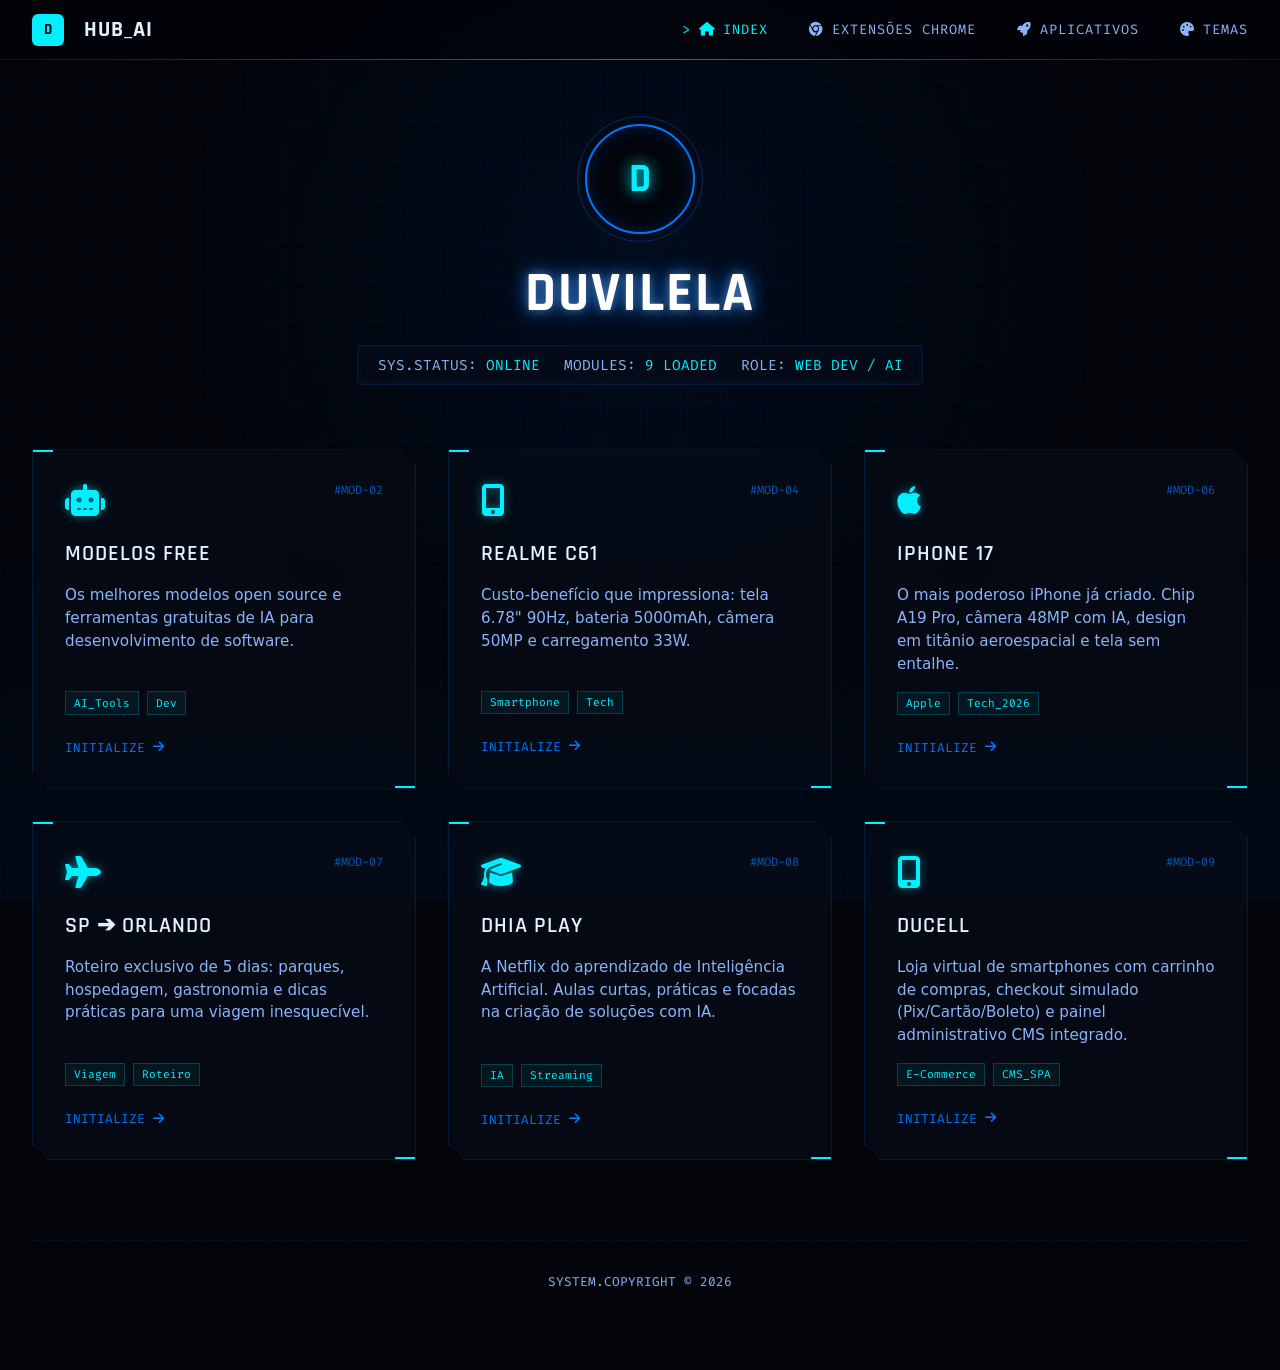
<file: index3.html>
<!DOCTYPE html>
<html lang="pt-BR">
<head>
    <meta charset="UTF-8">
    <meta name="viewport" content="width=device-width, initial-scale=1.0">
    <title>duvilela | Portfólio de Projetos Web</title>
    <!-- Google Fonts & FontAwesome -->
    <link href="https://fonts.googleapis.com/css2?family=Fira+Code:wght@300;400;600&family=Rajdhani:wght@400;500;600;700&display=swap" rel="stylesheet">
    <link href="https://cdnjs.cloudflare.com/ajax/libs/font-awesome/6.4.0/css/all.min.css" rel="stylesheet">
    <style>
        * { margin: 0; padding: 0; box-sizing: border-box; }

        :root {
            --bg-deep: #02040a;
            --bg-panel: rgba(6, 12, 24, 0.7);
            --border-base: rgba(0, 119, 255, 0.15);
            --border-glow: rgba(0, 240, 255, 0.5);
            --accent-primary: #00f0ff;
            --accent-secondary: #0077ff;
            --text-main: #e2f1ff;
            --text-dim: #8ab4f8;
            --font-tech: 'Rajdhani', sans-serif;
            --font-mono: 'Fira Code', monospace;
            --font-body: 'Segoe UI', system-ui, sans-serif;
            --transition: all 0.3s ease;
        }

        body {
            font-family: var(--font-tech);
            background: var(--bg-deep);
            color: var(--text-main);
            min-height: 100vh;
            display: flex;
            flex-direction: column;
            padding-top: 60px;
            overflow-x: hidden;
        }

        /* Tech Background */
        .cyber-grid {
            position: fixed;
            inset: 0;
            z-index: -3;
            background-image: 
                linear-gradient(rgba(0, 119, 255, 0.03) 1px, transparent 1px),
                linear-gradient(90deg, rgba(0, 119, 255, 0.03) 1px, transparent 1px);
            background-size: 40px 40px;
            pointer-events: none;
        }
        
        .cyber-grid::after {
            content: '';
            position: absolute;
            bottom: 0;
            left: 0;
            right: 0;
            height: 40vh;
            background: linear-gradient(to top, rgba(0, 119, 255, 0.05), transparent);
        }

        .cyber-glow {
            position: fixed;
            top: 30%;
            left: 50%;
            transform: translate(-50%, -50%);
            width: 100vw;
            height: 100vh;
            background: radial-gradient(circle, rgba(0, 119, 255, 0.08) 0%, transparent 60%);
            z-index: -2;
            pointer-events: none;
        }

        .particles {
            position: fixed;
            inset: 0;
            z-index: -1;
            pointer-events: none;
            background-image: radial-gradient(var(--accent-primary) 1px, transparent 1px);
            background-size: 80px 80px;
            background-position: 0 0;
            opacity: 0.1;
            animation: drift 20s linear infinite;
        }
        @keyframes drift {
            0% { background-position: 0 0; }
            100% { background-position: 80px 80px; }
        }

        /* Loading Bar */
        .loading-bar {
            position: fixed;
            top: 60px;
            left: 0;
            height: 2px;
            background: var(--accent-primary);
            width: 0%;
            z-index: 1001;
            transition: width 0.4s ease, opacity 0.3s ease;
            opacity: 0;
            pointer-events: none;
            box-shadow: 0 0 10px var(--accent-primary);
        }
        .loading-bar.loading { opacity: 1; width: 70%; }
        .loading-bar.loaded { width: 100%; opacity: 0; }

        /* Navbar */
        .navbar {
            position: fixed;
            top: 0;
            left: 0;
            right: 0;
            height: 60px;
            z-index: 1000;
            background: rgba(2, 4, 10, 0.85);
            backdrop-filter: blur(10px);
            -webkit-backdrop-filter: blur(10px);
            border-bottom: 1px solid var(--border-base);
            display: flex;
            align-items: center;
        }

        .navbar::after {
            content: '';
            position: absolute;
            bottom: -1px;
            left: 0;
            width: 100%;
            height: 1px;
            background: linear-gradient(90deg, transparent, var(--accent-primary), transparent);
            opacity: 0.5;
        }

        .nav-container {
            max-width: 1300px;
            width: 100%;
            margin: 0 auto;
            padding: 0 2rem;
            display: flex;
            justify-content: space-between;
            align-items: center;
        }

        .nav-brand {
            display: flex;
            align-items: center;
            gap: 0.75rem;
            text-decoration: none;
            color: var(--text-main);
            font-weight: 700;
            font-size: 1.4rem;
            letter-spacing: 1px;
            text-transform: uppercase;
        }

        .nav-brand i {
            color: var(--accent-primary);
            font-size: 1.2rem;
            filter: drop-shadow(0 0 5px var(--accent-primary));
        }

        .nav-status {
            font-family: var(--font-mono);
            font-size: 0.8rem;
            color: var(--accent-primary);
            background: rgba(0, 240, 255, 0.05);
            border: 1px solid rgba(0, 240, 255, 0.2);
            padding: 0.3rem 0.8rem;
            border-radius: 4px;
            display: none; /* Hidden by default */
            align-items: center;
            gap: 0.5rem;
            text-transform: uppercase;
            letter-spacing: 1px;
        }

        .status-blink {
            width: 6px;
            height: 6px;
            background: var(--accent-primary);
            border-radius: 50%;
            animation: blink 1s infinite;
        }

        @keyframes blink {
            0%, 100% { opacity: 1; }
            50% { opacity: 0.3; }
        }

        .nav-right {
            display: flex;
            gap: 1.5rem;
        }

        .nav-link {
            font-family: var(--font-mono);
            text-decoration: none;
            color: var(--text-dim);
            font-size: 0.85rem;
            text-transform: uppercase;
            letter-spacing: 1px;
            transition: var(--transition);
            display: flex;
            align-items: center;
            gap: 0.5rem;
            padding: 0.3rem 0;
            position: relative;
            cursor: pointer;
            border: none;
            background: none;
        }

        .nav-link::before {
            content: '>';
            color: var(--accent-primary);
            opacity: 0;
            transition: var(--transition);
            transform: translateX(-5px);
        }

        .nav-link:hover, .nav-link.active {
            color: var(--accent-primary);
        }

        .nav-link:hover::before, .nav-link.active::before {
            opacity: 1;
            transform: translateX(0);
        }

        /* Hub Container */
        .container {
            max-width: 1300px;
            width: 100%;
            margin: 0 auto;
            padding: 4rem 2rem 5rem;
        }

        /* Header Section */
        .ai-header {
            text-align: center;
            margin-bottom: 4rem;
            position: relative;
        }

        .avatar-container {
            width: 110px;
            height: 110px;
            margin: 0 auto 1.5rem;
            position: relative;
        }

        .avatar-ring {
            position: absolute;
            inset: 0;
            border: 2px dashed var(--border-base);
            border-radius: 50%;
            animation: spin 15s linear infinite;
        }

        .avatar-ring-2 {
            position: absolute;
            inset: -8px;
            border: 1px solid rgba(0, 119, 255, 0.3);
            border-radius: 50%;
            animation: spin-reverse 20s linear infinite;
        }

        @keyframes spin { 100% { transform: rotate(360deg); } }
        @keyframes spin-reverse { 100% { transform: rotate(-360deg); } }

        .avatar-image {
            width: 100%;
            height: 100%;
            background: var(--bg-deep);
            border: 2px solid var(--accent-secondary);
            border-radius: 50%;
            display: flex;
            align-items: center;
            justify-content: center;
            font-size: 2.5rem;
            font-weight: 700;
            color: var(--accent-primary);
            text-shadow: 0 0 15px var(--accent-primary);
            box-shadow: inset 0 0 20px rgba(0, 119, 255, 0.2);
            position: relative;
            z-index: 2;
        }

        .ai-header h1 {
            font-size: 3.5rem;
            font-weight: 700;
            letter-spacing: 2px;
            text-transform: uppercase;
            margin-bottom: 1rem;
            color: #fff;
            text-shadow: 0 0 10px rgba(255, 255, 255, 0.3), 0 0 20px var(--accent-secondary);
        }

        .sys-info {
            font-family: var(--font-mono);
            color: var(--text-dim);
            font-size: 0.9rem;
            display: inline-flex;
            gap: 1.5rem;
            background: var(--bg-panel);
            padding: 0.6rem 1.2rem;
            border: 1px solid var(--border-base);
            border-radius: 4px;
            box-shadow: inset 0 0 10px rgba(0, 119, 255, 0.1);
        }
        
        .sys-info span {
            color: var(--accent-primary);
        }

        /* Cards Grid */
        .cards {
            display: grid;
            grid-template-columns: repeat(auto-fill, minmax(320px, 1fr));
            gap: 2rem;
        }

        .tech-card {
            background: var(--bg-panel);
            border: 1px solid var(--border-base);
            padding: 2rem;
            text-decoration: none;
            color: var(--text-main);
            position: relative;
            display: flex;
            flex-direction: column;
            gap: 1rem;
            transition: var(--transition);
            backdrop-filter: blur(5px);
            -webkit-backdrop-filter: blur(5px);
            clip-path: polygon(0 0, calc(100% - 15px) 0, 100% 15px, 100% 100%, 15px 100%, 0 calc(100% - 15px));
        }

        .tech-card::before {
            content: '';
            position: absolute;
            top: 0; left: 0;
            width: 20px; height: 2px;
            background: var(--accent-primary);
            transition: width 0.3s ease;
        }
        .tech-card::after {
            content: '';
            position: absolute;
            bottom: 0; right: 0;
            width: 20px; height: 2px;
            background: var(--accent-primary);
            transition: width 0.3s ease;
        }

        .tech-card:hover {
            transform: translateY(-5px);
            background: rgba(10, 25, 50, 0.8);
            border-color: var(--border-glow);
            box-shadow: 0 10px 30px rgba(0, 119, 255, 0.15);
        }

        .tech-card:hover::before, .tech-card:hover::after {
            width: 100%;
            background: var(--accent-primary);
            box-shadow: 0 0 10px var(--accent-primary);
        }

        .card-header {
            display: flex;
            justify-content: space-between;
            align-items: flex-start;
        }

        .card-icon {
            font-size: 2rem;
            color: var(--accent-primary);
            filter: drop-shadow(0 0 5px rgba(0, 240, 255, 0.5));
            transition: transform 0.3s ease;
        }

        .tech-card:hover .card-icon {
            transform: scale(1.1);
        }

        .card-id {
            font-family: var(--font-mono);
            font-size: 0.75rem;
            color: var(--accent-secondary);
            opacity: 0.7;
        }

        .tech-card h2 {
            font-size: 1.4rem;
            font-weight: 600;
            letter-spacing: 1px;
            text-transform: uppercase;
        }

        .tech-card p {
            color: var(--text-dim);
            font-family: var(--font-body);
            font-size: 0.95rem;
            line-height: 1.5;
            flex-grow: 1;
        }
        
        .tech-card-tags {
            display: flex;
            gap: 0.5rem;
            flex-wrap: wrap;
        }

        .tech-tag {
            font-family: var(--font-mono);
            font-size: 0.7rem;
            color: var(--accent-primary);
            background: rgba(0, 240, 255, 0.05);
            border: 1px solid rgba(0, 240, 255, 0.2);
            padding: 0.2rem 0.5rem;
        }

        .card-action {
            display: flex;
            align-items: center;
            gap: 0.5rem;
            font-family: var(--font-mono);
            font-size: 0.8rem;
            color: var(--accent-secondary);
            margin-top: 0.5rem;
            text-transform: uppercase;
            transition: var(--transition);
        }

        .tech-card:hover .card-action {
            color: var(--accent-primary);
            gap: 0.8rem;
        }

        /* Iframe View CSS */
        #iframe-view {
            position: fixed;
            top: 60px;
            left: 0;
            right: 0;
            bottom: 0;
            width: 100%;
            height: calc(100vh - 60px);
            background: var(--bg-deep);
            display: none;
            opacity: 0;
            transform: scale(0.98);
            z-index: 10;
            transition: all 0.4s cubic-bezier(0.16, 1, 0.3, 1);
        }

        #project-iframe {
            width: 100%;
            height: 100%;
            border: none;
            background: #fff; /* Most landing pages expect white background */
        }

        .fade-out {
            opacity: 0 !important;
            transform: scale(0.98) !important;
            pointer-events: none;
        }
        
        .fade-in {
            opacity: 1 !important;
            transform: scale(1) !important;
        }
        
        #hub-view {
            transition: all 0.4s cubic-bezier(0.16, 1, 0.3, 1);
        }

        /* Footer */
        footer {
            margin-top: 5rem;
            text-align: center;
            padding-top: 2rem;
            border-top: 1px dashed var(--border-base);
            font-family: var(--font-mono);
            font-size: 0.8rem;
            color: var(--text-dim);
        }
        footer a {
            color: var(--accent-primary);
            text-decoration: none;
            transition: var(--transition);
        }
        footer a:hover {
            color: #fff;
            text-shadow: 0 0 8px var(--accent-primary);
        }

        @media (max-width: 768px) {
            .ai-header h1 { font-size: 2.5rem; }
            .nav-link span { display: none; }
            .sys-info { flex-direction: column; gap: 0.5rem; align-items: center; }
            .nav-brand span { display: none; }
        }

        .brand-avatar {
            width: 32px;
            height: 32px;
            border-radius: 6px;
            background: var(--accent-primary);
            color: #000;
            display: flex;
            align-items: center;
            justify-content: center;
            font-weight: 800;
            font-size: 0.95rem;
            box-shadow: 0 0 10px var(--accent-glow);
            margin-right: 0.5rem;
            transition: var(--transition);
        }
        .brand-avatar:hover {
            transform: scale(0.95);
        }

        /* Theme Selector Modal */
        .theme-modal-overlay {
            position: fixed;
            inset: 0;
            background: rgba(0, 0, 0, 0.75);
            backdrop-filter: blur(8px);
            -webkit-backdrop-filter: blur(8px);
            display: none;
            align-items: center;
            justify-content: center;
            z-index: 2000;
            opacity: 0;
            transition: opacity 0.3s ease;
        }
        .theme-modal-overlay.active {
            display: flex;
            opacity: 1;
        }
        .theme-modal-content {
            background: #18181b;
            border: 1px solid rgba(255, 255, 255, 0.08);
            border-radius: 20px;
            max-width: 680px;
            width: 90%;
            padding: 2rem;
            box-shadow: 0 25px 50px -12px rgba(0, 0, 0, 0.5);
            transform: translateY(20px);
            transition: transform 0.3s ease;
            color: #fafafa;
            text-align: left;
        }
        .theme-modal-overlay.active .theme-modal-content {
            transform: translateY(0);
        }
        .theme-modal-header {
            display: flex;
            justify-content: space-between;
            align-items: center;
            margin-bottom: 1.5rem;
            border-bottom: 1px solid rgba(255, 255, 255, 0.08);
            padding-bottom: 1rem;
        }
        .theme-modal-header h2 {
            font-size: 1.4rem;
            font-weight: 700;
            letter-spacing: -0.02em;
            color: #ffffff;
        }
        .theme-modal-close-btn {
            background: transparent;
            border: none;
            color: #a1a1aa;
            font-size: 1.8rem;
            cursor: pointer;
            line-height: 1;
            transition: color 0.2s;
        }
        .theme-modal-close-btn:hover {
            color: #ffffff;
        }
        .theme-grid {
            display: grid;
            grid-template-columns: repeat(auto-fill, minmax(260px, 1fr));
            gap: 1rem;
            max-height: 400px;
            overflow-y: auto;
            padding-right: 0.5rem;
        }
        .theme-grid::-webkit-scrollbar {
            width: 6px;
        }
        .theme-grid::-webkit-scrollbar-track {
            background: transparent;
        }
        .theme-grid::-webkit-scrollbar-thumb {
            background: rgba(255, 255, 255, 0.1);
            border-radius: 999px;
        }
        .theme-option-card {
            background: rgba(255, 255, 255, 0.02);
            border: 1px solid rgba(255, 255, 255, 0.06);
            border-radius: 12px;
            padding: 1.25rem;
            text-decoration: none;
            color: inherit;
            display: flex;
            flex-direction: column;
            gap: 0.5rem;
            transition: all 0.2s ease;
            position: relative;
            overflow: hidden;
        }
        .theme-option-card:hover {
            background: rgba(255, 255, 255, 0.06);
            border-color: rgba(255, 255, 255, 0.15);
            transform: translateY(-2px);
        }
        .theme-option-card.current {
            border-color: #3b82f6;
            background: rgba(59, 130, 246, 0.05);
        }
        .theme-preview-glow {
            position: absolute;
            top: 0; right: 0;
            width: 60px; height: 60px;
            filter: blur(25px);
            opacity: 0.15;
            pointer-events: none;
            transition: opacity 0.2s;
        }
        .theme-option-card:hover .theme-preview-glow {
            opacity: 0.3;
        }
        .theme-option-card h3 {
            font-size: 1rem;
            font-weight: 600;
            color: #ffffff;
            margin-bottom: 0.2rem;
        }
        .theme-option-card p {
            font-size: 0.8rem;
            color: #a1a1aa;
            line-height: 1.4;
        }
        .theme-badge {
            align-self: flex-start;
            font-size: 0.7rem;
            font-weight: 600;
            padding: 0.15rem 0.45rem;
            border-radius: 4px;
            background: rgba(255, 255, 255, 0.05);
            color: #d4d4d8;
            border: 1px solid rgba(255, 255, 255, 0.05);
        }
        .theme-option-card.current .theme-badge {
            background: rgba(59, 130, 246, 0.15);
            color: #60a5fa;
            border-color: rgba(59, 130, 246, 0.25);
        }
    </style>
</head>
<body>
    <div class="cyber-grid"></div>
    <div class="cyber-glow"></div>
    <div class="particles"></div>

    <!-- Top Loading Indicator -->
    <div class="loading-bar" id="loading-bar"></div>

    <!-- Fixed Header / Navbar -->
    <nav class="navbar">
        <div class="nav-container">
            <a href="#" class="nav-brand" id="nav-brand">
                <div class="brand-avatar">D</div>
                <span>Hub_AI</span>
            </a>
            
            <div class="nav-status" id="nav-status">
                <div class="status-blink"></div>
                <span class="status-text">SYS.IDLE</span>
            </div>

            <div class="nav-right">
                <button class="nav-link active" id="btn-home">
                    <i class="fa-solid fa-house"></i>
                    <span>Index</span>
                </button>
                <button class="nav-link" id="btn-extensions" title="Extensões Chrome">
                    <i class="fa-brands fa-chrome"></i>
                    <span>Extensões Chrome</span>
                </button>
                <button class="nav-link" id="btn-apps" title="Aplicativos Web">
                    <i class="fa-solid fa-rocket"></i>
                    <span>Aplicativos</span>
                </button>
                <button class="nav-link" id="btn-theme-switcher" title="Trocar Tema">
                    <i class="fa-solid fa-palette"></i>
                    <span>Temas</span>
                </button>
                <!-- <a href="https://github.com/duvilela" target="_blank" class="nav-link">
                    <i class="fa-brands fa-github"></i>
                    <span>Repository</span>
                </a> -->
            </div>
        </div>
    </nav>

    <!-- PORTFOLIO HUB (CARDS VIEW) -->
    <main class="container" id="hub-view">
        <header class="ai-header">
            <div class="avatar-container">
                <div class="avatar-ring"></div>
                <div class="avatar-ring-2"></div>
                <div class="avatar-image">D</div>
            </div>
            <h1>Duvilela</h1>
            <div class="sys-info">
                <div>SYS.STATUS: <span>ONLINE</span></div>
                <div>MODULES: <span>9 LOADED</span></div>
                <div>ROLE: <span>WEB DEV / AI</span></div>
            </div>
        </header>

        <div class="cards">
            <!-- Neymar Copa 2026 -->
            <!-- <a href="neymarjr/index1.html" class="tech-card">
                <div class="card-header">
                    <div class="card-icon"><i class="fa-solid fa-star"></i></div>
                    <div class="card-id">#MOD-01</div>
                </div>
                <h2>Neymar Copa 26</h2>
                <p>O maior artilheiro do Brasil em sua última chance de conquistar o hexa. Histórico, stats e expectativas.</p>
                <div class="tech-card-tags">
                    <span class="tech-tag">Neymar</span>
                    <span class="tech-tag">Copa_2026</span>
                </div>
                <div class="card-action">Initialize <i class="fa-solid fa-arrow-right"></i></div>
            </a> -->

            <!-- Modelos Free para Codar -->
            <a href="codar/index2.html" class="tech-card">
                <div class="card-header">
                    <div class="card-icon"><i class="fa-solid fa-robot"></i></div>
                    <div class="card-id">#MOD-02</div>
                </div>
                <h2>Modelos Free</h2>
                <p>Os melhores modelos open source e ferramentas gratuitas de IA para desenvolvimento de software.</p>
                <div class="tech-card-tags">
                    <span class="tech-tag">AI_Tools</span>
                    <span class="tech-tag">Dev</span>
                </div>
                <div class="card-action">Initialize <i class="fa-solid fa-arrow-right"></i></div>
            </a>

            <!-- Neymar Jr Copa 2026 v2 -->
            <!-- <a href="neymarjr/index3.html" class="tech-card">
                <div class="card-header">
                    <div class="card-icon"><i class="fa-solid fa-earth-americas"></i></div>
                    <div class="card-id">#MOD-03</div>
                </div>
                <h2>Neymar Jr V2</h2>
                <p>Versão alternativa da landing page do Neymar para a Copa do Mundo 2026 com design exclusivo.</p>
                <div class="tech-card-tags">
                    <span class="tech-tag">Design_v2</span>
                    <span class="tech-tag">Copa_2026</span>
                </div>
                <div class="card-action">Initialize <i class="fa-solid fa-arrow-right"></i></div>
            </a> -->

            <!-- Realme C61 -->
            <a href="realmec61/realme-c61.html" class="tech-card">
                <div class="card-header">
                    <div class="card-icon"><i class="fa-solid fa-mobile-screen-button"></i></div>
                    <div class="card-id">#MOD-04</div>
                </div>
                <h2>Realme C61</h2>
                <p>Custo-benefício que impressiona: tela 6.78" 90Hz, bateria 5000mAh, câmera 50MP e carregamento 33W.</p>
                <div class="tech-card-tags">
                    <span class="tech-tag">Smartphone</span>
                    <span class="tech-tag">Tech</span>
                </div>
                <div class="card-action">Initialize <i class="fa-solid fa-arrow-right"></i></div>
            </a>

            <!-- Neymar Último Sonho -->
            <!-- <a href="neymarjr/index4.html" class="tech-card">
                <div class="card-header">
                    <div class="card-icon"><i class="fa-solid fa-soccer-ball"></i></div>
                    <div class="card-id">#MOD-05</div>
                </div>
                <h2>Último Sonho</h2>
                <p>A última dança: experiência, memória e esperança reunidas em busca do maior título com a amarelinha.</p>
                <div class="tech-card-tags">
                    <span class="tech-tag">Neymar</span>
                    <span class="tech-tag">Design_v3</span>
                </div>
                <div class="card-action">Initialize <i class="fa-solid fa-arrow-right"></i></div>
            </a> -->

            <!-- iPhone 17 -->
            <a href="grokfast/index.html" class="tech-card">
                <div class="card-header">
                    <div class="card-icon"><i class="fa-brands fa-apple"></i></div>
                    <div class="card-id">#MOD-06</div>
                </div>
                <h2>iPhone 17</h2>
                <p>O mais poderoso iPhone já criado. Chip A19 Pro, câmera 48MP com IA, design em titânio aeroespacial e tela sem entalhe.</p>
                <div class="tech-card-tags">
                    <span class="tech-tag">Apple</span>
                    <span class="tech-tag">Tech_2026</span>
                </div>
                <div class="card-action">Initialize <i class="fa-solid fa-arrow-right"></i></div>
            </a>

            <!-- São Paulo -> Orlando -->
            <a href="itinerario-orlando/index.html" class="tech-card">
                <div class="card-header">
                    <div class="card-icon"><i class="fa-solid fa-plane"></i></div>
                    <div class="card-id">#MOD-07</div>
                </div>
                <h2>SP ➔ Orlando</h2>
                <p>Roteiro exclusivo de 5 dias: parques, hospedagem, gastronomia e dicas práticas para uma viagem inesquecível.</p>
                <div class="tech-card-tags">
                    <span class="tech-tag">Viagem</span>
                    <span class="tech-tag">Roteiro</span>
                </div>
                <div class="card-action">Initialize <i class="fa-solid fa-arrow-right"></i></div>
            </a>

            <!-- DHIA Play -->
            <a href="webcursos/index.html" class="tech-card">
                <div class="card-header">
                    <div class="card-icon"><i class="fa-solid fa-graduation-cap"></i></div>
                    <div class="card-id">#MOD-08</div>
                </div>
                <h2>DHIA Play</h2>
                <p>A Netflix do aprendizado de Inteligência Artificial. Aulas curtas, práticas e focadas na criação de soluções com IA.</p>
                <div class="tech-card-tags">
                    <span class="tech-tag">IA</span>
                    <span class="tech-tag">Streaming</span>
                </div>
                <div class="card-action">Initialize <i class="fa-solid fa-arrow-right"></i></div>
            </a>

            <!-- Ducell -->
            <a href="lojacell/index.html" class="tech-card">
                <div class="card-header">
                    <div class="card-icon"><i class="fa-solid fa-mobile-screen-button"></i></div>
                    <div class="card-id">#MOD-09</div>
                </div>
                <h2>Ducell</h2>
                <p>Loja virtual de smartphones com carrinho de compras, checkout simulado (Pix/Cartão/Boleto) e painel administrativo CMS integrado.</p>
                <div class="tech-card-tags">
                    <span class="tech-tag">E-Commerce</span>
                    <span class="tech-tag">CMS_SPA</span>
                </div>
                <div class="card-action">Initialize <i class="fa-solid fa-arrow-right"></i></div>
            </a>

            </div>

        <footer>
            <p>SYSTEM.COPYRIGHT &copy; 2026<!-- | <a href="https://github.com/duvilela" target="_blank">GITHUB.REPO</a>--></p>
        </footer>
    </main>

    <!-- SUB-PROJECT IFRAME (SPA CONTAINER) -->
    <div id="iframe-view">
        <iframe id="project-iframe" src="about:blank"></iframe>
    </div>

    <!-- Theme Selector Modal -->
    <div id="theme-modal" class="theme-modal-overlay">
        <div class="theme-modal-content">
            <div class="theme-modal-header">
                <h2>Selecione um Tema para o Hub</h2>
                <button id="theme-modal-close" class="theme-modal-close-btn">&times;</button>
            </div>
            <div class="theme-grid">
                <!-- Theme 1 (Modern Creative - now index.html) -->
                <a href="index.html" class="theme-option-card" id="theme-card-1">
                    <div class="theme-preview-glow" style="background: linear-gradient(135deg, #8b5cf6, #06b6d4);"></div>
                    <h3>Modern Creative</h3>
                    <p>Vidro fosco (glassmorphism) com tons roxo e ciano.</p>
                    <span class="theme-badge">Futurista (Principal)</span>
                </a>
                <!-- Theme 2 (Original Hub - now index2.html) -->
                <a href="index2.html" class="theme-option-card" id="theme-card-2">
                    <div class="theme-preview-glow" style="background: linear-gradient(135deg, #22c55e, #06b6d4);"></div>
                    <h3>Original Hub</h3>
                    <p>Retro-Modern Dark com brilhos verde/ciano e emojis.</p>
                    <span class="theme-badge">Original</span>
                </a>
                <!-- Theme 3 -->
                <a href="index3.html" class="theme-option-card current" id="theme-card-3">
                    <div class="theme-preview-glow" style="background: linear-gradient(135deg, #3b82f6, #09090b);"></div>
                    <h3>Cyberpunk AI</h3>
                    <p>Tema de inteligência artificial com grade e neon azul.</p>
                    <span class="theme-badge">Tecnológico</span>
                </a>
                <!-- Theme 4 -->
                <a href="index4.html" class="theme-option-card" id="theme-card-4">
                    <div class="theme-preview-glow" style="background: linear-gradient(135deg, #2563eb, #eff6ff);"></div>
                    <h3>Clean Light</h3>
                    <p>Design corporativo, minimalista e profissional em modo claro.</p>
                    <span class="theme-badge">Corporativo</span>
                </a>
                <!-- Theme 5 -->
                <a href="index5.html" class="theme-option-card" id="theme-card-5">
                    <div class="theme-preview-glow" style="background: linear-gradient(135deg, #6366f1, #0ea5e9);"></div>
                    <h3>Premium Dark</h3>
                    <p>Visual executivo em titânio e aço com acentos índigo.</p>
                    <span class="theme-badge">Premium</span>
                </a>
            </div>
        </div>
    </div>

    <!-- SPA logic -->
    <script>
        const hubView = document.getElementById('hub-view');
        const iframeView = document.getElementById('iframe-view');
        const iframeEl = document.getElementById('project-iframe');
        const btnHome = document.getElementById('btn-home');
        const navBrand = document.getElementById('nav-brand');
        const navStatus = document.getElementById('nav-status');
        const statusText = navStatus.querySelector('.status-text');
        const loadingBar = document.getElementById('loading-bar');

        // Initial state
        history.replaceState({view: 'hub'}, '', window.location.pathname);

        function openProject(url, title, pushState = true) {
            // Show loading bar
            loadingBar.className = 'loading-bar loading';
            
            // Set src of iframe
            iframeEl.src = url;
            
            // Show iframe container
            iframeView.style.display = 'block';
            
            // Fade out hub
            hubView.classList.add('fade-out');
            
            setTimeout(() => {
                hubView.style.display = 'none';
                iframeView.classList.add('fade-in');
                
                // Update status badge
                statusText.textContent = `EXEC: ${title}`;
                navStatus.style.display = 'flex';
                
                // Toggle active navbar tab
                btnHome.classList.remove('active');
                const btnExtensions = document.getElementById('btn-extensions');
                if (btnExtensions) {
                    if (title === 'Extensões Chrome') {
                        btnExtensions.classList.add('active');
                    } else {
                        btnExtensions.classList.remove('active');
                    }
                }
                
                if (pushState) {
                    const hash = '#' + encodeURIComponent(title.toLowerCase().trim().replace(/\s+/g, '-'));
                    history.pushState({view: 'project', url: url, title: title}, '', hash);
                }
            }, 400);
        }

        function showHome(e, pushState = true) {
            if (e) e.preventDefault();
            
            if (iframeView.style.display === 'none' || !iframeView.style.display) return;
            
            loadingBar.className = 'loading-bar';
            
            // Fade out iframe
            iframeView.classList.remove('fade-in');
            iframeView.classList.add('fade-out');
            
            setTimeout(() => {
                iframeView.style.display = 'none';
                iframeView.classList.remove('fade-out');
                iframeEl.src = 'about:blank'; // reset to save memory/stop media
                
                hubView.style.display = 'block';
                setTimeout(() => {
                    hubView.classList.remove('fade-out');
                }, 50);
                
                navStatus.style.display = 'none';
                btnHome.classList.add('active');
                const btnExtensions = document.getElementById('btn-extensions');
                if (btnExtensions) btnExtensions.classList.remove('active');
                
                if (pushState) {
                    history.pushState({view: 'hub'}, '', window.location.pathname);
                }
            }, 400);
        }

        // Iframe load listener
        iframeEl.onload = function() {
            loadingBar.className = 'loading-bar loaded';
            setTimeout(() => {
                loadingBar.className = 'loading-bar';
            }, 400);
        };

        // Click handlers for cards
        document.querySelectorAll('.tech-card').forEach(card => {
            card.addEventListener('click', function(e) {
                const url = this.getAttribute('href');
                if (url.startsWith('http')) return;
                e.preventDefault();
                const title = this.querySelector('h2').textContent;
                openProject(url, title);
            });
        });

        btnHome.addEventListener('click', function(e) { window.location.href = 'https://duvilela.github.io/'; });
        const btnExtensions = document.getElementById('btn-extensions');
        if (btnExtensions) {
            btnExtensions.addEventListener('click', function(e) {
                window.location.href = 'https://duvilela-chrome.vercel.app/';
            });
        }
        const btnApps = document.getElementById('btn-apps');
        if (btnApps) {
            btnApps.addEventListener('click', function(e) {
                window.location.href = 'https://duvilela.github.io/apps/index.html';
            });
        }
        navBrand.addEventListener('click', e => showHome(e));

        // Popstate browser navigation
        window.addEventListener('popstate', function(e) {
            if (e.state && e.state.view === 'project') {
                openProject(e.state.url, e.state.title, false);
            } else {
                showHome(null, false);
            }
        });

        // Theme Switcher Logic
        const themeModal = document.getElementById('theme-modal');
        const btnThemeSwitcher = document.getElementById('btn-theme-switcher');
        const brandAvatar = document.querySelector('.brand-avatar');
        const themeModalClose = document.getElementById('theme-modal-close');

        function openThemeModal(e) {
            if (e) e.preventDefault();
            themeModal.style.display = 'flex';
            setTimeout(() => {
                themeModal.classList.add('active');
            }, 10);
        }

        function closeThemeModal() {
            themeModal.classList.remove('active');
            setTimeout(() => {
                themeModal.style.display = 'none';
            }, 300);
        }

        if (btnThemeSwitcher) btnThemeSwitcher.addEventListener('click', openThemeModal);
        if (brandAvatar) {
            brandAvatar.style.cursor = 'pointer';
            brandAvatar.addEventListener('click', openThemeModal);
        }
        if (themeModalClose) themeModalClose.addEventListener('click', closeThemeModal);
        
        themeModal.addEventListener('click', function(e) {
            if (e.target === themeModal) {
                closeThemeModal();
            }
        });
    </script>
</body>
</html>
</file>
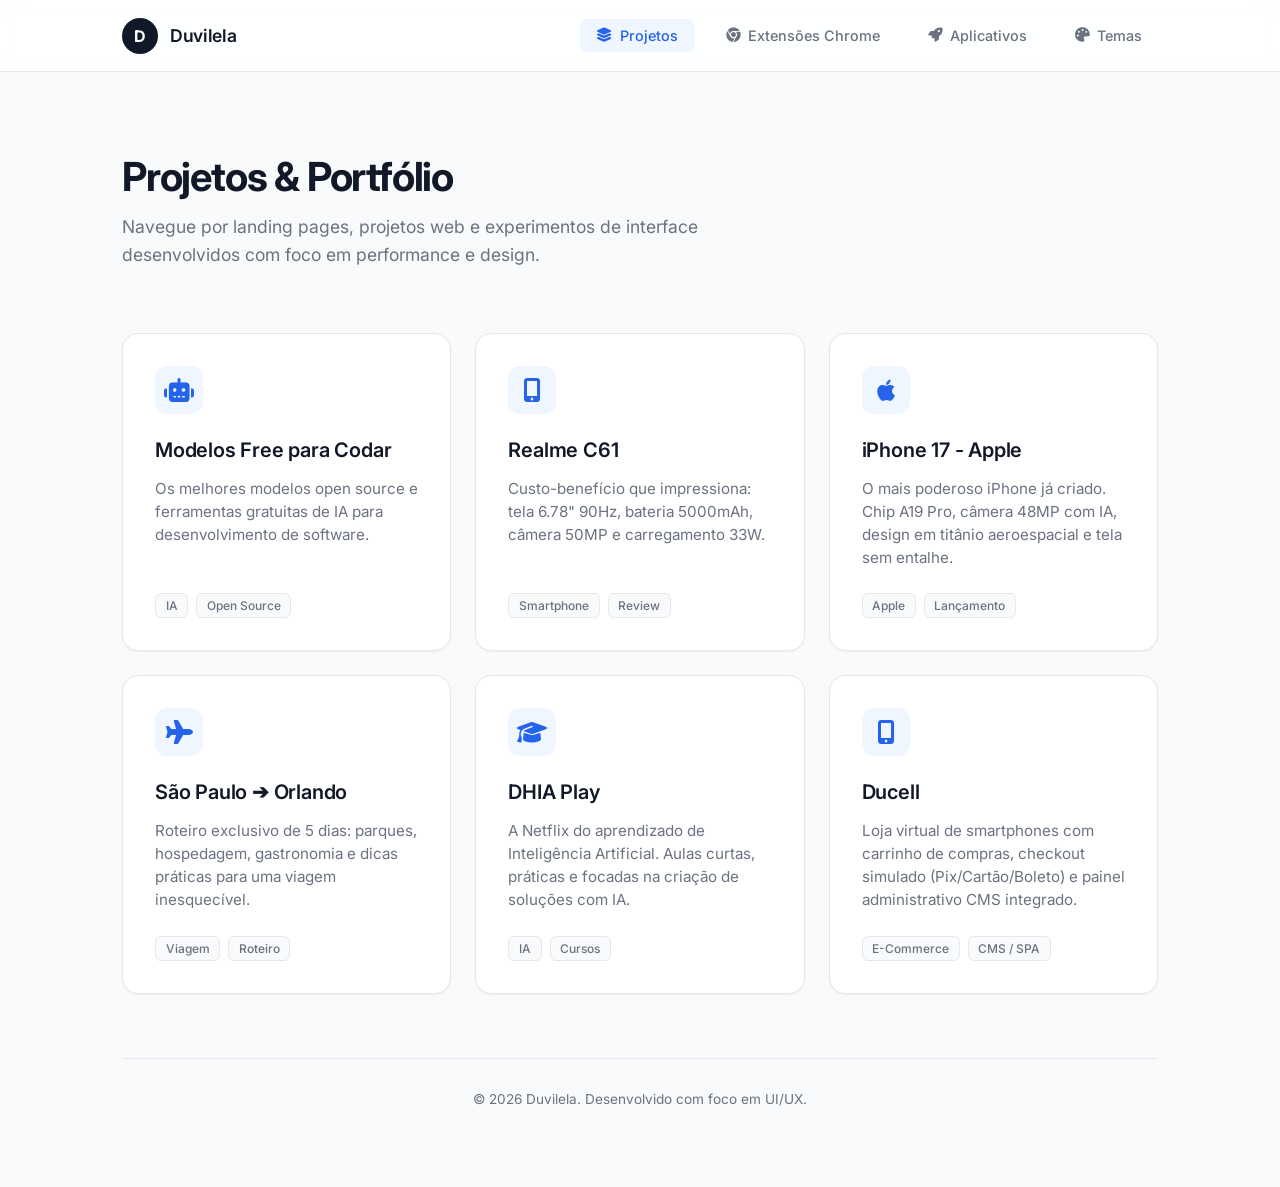
<file: index4.html>
<!DOCTYPE html>
<html lang="pt-BR">
<head>
    <meta charset="UTF-8">
    <meta name="viewport" content="width=device-width, initial-scale=1.0">
    <title>duvilela | Portfólio de Projetos Web</title>
    <!-- Fonts & Icons -->
    <link href="https://fonts.googleapis.com/css2?family=Inter:wght@300;400;500;600;700&display=swap" rel="stylesheet">
    <link href="https://cdnjs.cloudflare.com/ajax/libs/font-awesome/6.4.0/css/all.min.css" rel="stylesheet">
    <style>
        * { margin: 0; padding: 0; box-sizing: border-box; }

        :root {
            --bg-color: #f9fafb;
            --surface: #ffffff;
            --text-primary: #111827;
            --text-secondary: #6b7280;
            --border-color: #e5e7eb;
            --accent: #2563eb;
            --accent-light: #eff6ff;
            --font-family: 'Inter', sans-serif;
            --shadow-sm: 0 1px 2px 0 rgba(0, 0, 0, 0.05);
            --shadow-md: 0 4px 6px -1px rgba(0, 0, 0, 0.1), 0 2px 4px -1px rgba(0, 0, 0, 0.06);
            --shadow-lg: 0 10px 15px -3px rgba(0, 0, 0, 0.1), 0 4px 6px -2px rgba(0, 0, 0, 0.05);
            --transition: all 0.2s ease-in-out;
        }

        body {
            font-family: var(--font-family);
            background-color: var(--bg-color);
            color: var(--text-primary);
            min-height: 100vh;
            display: flex;
            flex-direction: column;
            padding-top: 72px;
            -webkit-font-smoothing: antialiased;
        }

        /* Loading Bar */
        .loading-bar {
            position: fixed;
            top: 72px;
            left: 0;
            height: 2px;
            background: var(--accent);
            width: 0%;
            z-index: 1001;
            transition: width 0.3s ease, opacity 0.3s ease;
            opacity: 0;
        }
        .loading-bar.loading { opacity: 1; width: 70%; }
        .loading-bar.loaded { width: 100%; opacity: 0; }

        /* Navbar */
        .navbar {
            position: fixed;
            top: 0;
            left: 0;
            right: 0;
            height: 72px;
            z-index: 1000;
            background: rgba(255, 255, 255, 0.85);
            backdrop-filter: blur(12px);
            -webkit-backdrop-filter: blur(12px);
            border-bottom: 1px solid var(--border-color);
            display: flex;
            align-items: center;
        }

        .nav-container {
            max-width: 1100px;
            width: 100%;
            margin: 0 auto;
            padding: 0 2rem;
            display: flex;
            justify-content: space-between;
            align-items: center;
        }

        .nav-brand {
            display: flex;
            align-items: center;
            gap: 0.75rem;
            text-decoration: none;
            color: var(--text-primary);
            font-weight: 600;
            font-size: 1.1rem;
            letter-spacing: -0.02em;
        }

        .brand-avatar {
            width: 36px;
            height: 36px;
            border-radius: 50%;
            background: var(--text-primary);
            color: var(--surface);
            display: flex;
            align-items: center;
            justify-content: center;
            font-weight: 700;
            font-size: 1rem;
        }

        .nav-status {
            font-size: 0.85rem;
            font-weight: 500;
            color: var(--text-secondary);
            background: var(--bg-color);
            border: 1px solid var(--border-color);
            padding: 0.4rem 1rem;
            border-radius: 9999px;
            display: none;
            align-items: center;
            gap: 0.5rem;
        }

        .status-dot {
            width: 6px;
            height: 6px;
            background-color: var(--accent);
            border-radius: 50%;
        }

        .nav-right {
            display: flex;
            gap: 1rem;
        }

        .nav-btn {
            background: transparent;
            border: none;
            color: var(--text-secondary);
            font-family: var(--font-family);
            font-size: 0.9rem;
            font-weight: 500;
            cursor: pointer;
            display: flex;
            align-items: center;
            gap: 0.5rem;
            padding: 0.5rem 1rem;
            border-radius: 6px;
            transition: var(--transition);
        }

        .nav-btn:hover {
            color: var(--text-primary);
            background: var(--bg-color);
        }

        .nav-btn.active {
            color: var(--accent);
            background: var(--accent-light);
        }

        .nav-link {
            text-decoration: none;
            color: var(--text-secondary);
            font-size: 0.9rem;
            font-weight: 500;
            display: flex;
            align-items: center;
            gap: 0.5rem;
            padding: 0.5rem 1rem;
            border-radius: 6px;
            transition: var(--transition);
        }

        .nav-link:hover {
            color: var(--text-primary);
            background: var(--bg-color);
        }

        /* Hub Container */
        .container {
            max-width: 1100px;
            width: 100%;
            margin: 0 auto;
            padding: 5rem 2rem;
        }

        .header-section {
            margin-bottom: 4rem;
        }

        .header-section h1 {
            font-size: 2.5rem;
            font-weight: 700;
            letter-spacing: -0.03em;
            margin-bottom: 0.75rem;
            color: var(--text-primary);
        }

        .header-section p {
            font-size: 1.1rem;
            color: var(--text-secondary);
            max-width: 600px;
            line-height: 1.6;
        }

        /* Cards Grid */
        .cards {
            display: grid;
            grid-template-columns: repeat(auto-fill, minmax(320px, 1fr));
            gap: 1.5rem;
        }

        .clean-card {
            background: var(--surface);
            border: 1px solid var(--border-color);
            border-radius: 16px;
            padding: 2rem;
            text-decoration: none;
            color: inherit;
            display: flex;
            flex-direction: column;
            gap: 1rem;
            transition: var(--transition);
            box-shadow: var(--shadow-sm);
            position: relative;
        }

        .clean-card:hover {
            transform: translateY(-4px);
            box-shadow: var(--shadow-lg);
            border-color: var(--accent);
        }

        .card-icon {
            width: 48px;
            height: 48px;
            border-radius: 12px;
            background: var(--accent-light);
            color: var(--accent);
            display: flex;
            align-items: center;
            justify-content: center;
            font-size: 1.5rem;
            margin-bottom: 0.5rem;
            transition: var(--transition);
        }

        .clean-card:hover .card-icon {
            background: var(--accent);
            color: var(--surface);
        }

        .clean-card h2 {
            font-size: 1.25rem;
            font-weight: 600;
            letter-spacing: -0.01em;
            color: var(--text-primary);
        }

        .clean-card p {
            font-size: 0.95rem;
            color: var(--text-secondary);
            line-height: 1.5;
            flex-grow: 1;
        }

        .tags-container {
            display: flex;
            gap: 0.5rem;
            flex-wrap: wrap;
            margin-top: 0.5rem;
        }

        .clean-tag {
            font-size: 0.75rem;
            font-weight: 500;
            color: var(--text-secondary);
            background: var(--bg-color);
            border: 1px solid var(--border-color);
            padding: 0.25rem 0.6rem;
            border-radius: 6px;
        }

        .card-arrow {
            position: absolute;
            top: 2rem;
            right: 2rem;
            color: var(--text-secondary);
            opacity: 0;
            transform: translateX(-10px);
            transition: var(--transition);
        }

        .clean-card:hover .card-arrow {
            opacity: 1;
            transform: translateX(0);
            color: var(--accent);
        }

        /* Iframe View CSS */
        #iframe-view {
            position: fixed;
            top: 72px;
            left: 0;
            right: 0;
            bottom: 0;
            width: 100%;
            height: calc(100vh - 72px);
            background: var(--bg-color);
            display: none;
            opacity: 0;
            z-index: 10;
            transition: opacity 0.3s ease;
        }

        #project-iframe {
            width: 100%;
            height: 100%;
            border: none;
            background: #ffffff;
        }

        .fade-out {
            opacity: 0 !important;
            pointer-events: none;
        }
        
        .fade-in {
            opacity: 1 !important;
        }
        
        #hub-view {
            transition: opacity 0.3s ease;
        }

        /* Footer */
        footer {
            margin-top: 4rem;
            padding-top: 2rem;
            border-top: 1px solid var(--border-color);
            text-align: center;
            font-size: 0.85rem;
            color: var(--text-secondary);
        }

        footer a {
            color: var(--accent);
            text-decoration: none;
            font-weight: 500;
        }

        footer a:hover {
            text-decoration: underline;
        }

        @media (max-width: 768px) {
            .header-section h1 { font-size: 2rem; }
            .nav-link span, .nav-btn span { display: none; }
            .nav-status { display: none; }
            .container { padding: 3rem 1.5rem; }
        }

        /* Theme Selector Modal (Light Theme customized) */
        .theme-modal-overlay {
            position: fixed;
            inset: 0;
            background: rgba(0, 0, 0, 0.4);
            backdrop-filter: blur(8px);
            -webkit-backdrop-filter: blur(8px);
            display: none;
            align-items: center;
            justify-content: center;
            z-index: 2000;
            opacity: 0;
            transition: opacity 0.3s ease;
        }
        .theme-modal-overlay.active {
            display: flex;
            opacity: 1;
        }
        .theme-modal-content {
            background: #ffffff;
            border: 1px solid rgba(0, 0, 0, 0.08);
            border-radius: 20px;
            max-width: 680px;
            width: 90%;
            padding: 2rem;
            box-shadow: 0 20px 40px rgba(0, 0, 0, 0.1);
            transform: translateY(20px);
            transition: transform 0.3s ease;
            color: #1f2937;
            text-align: left;
        }
        .theme-modal-overlay.active .theme-modal-content {
            transform: translateY(0);
        }
        .theme-modal-header {
            display: flex;
            justify-content: space-between;
            align-items: center;
            margin-bottom: 1.5rem;
            border-bottom: 1px solid rgba(0, 0, 0, 0.08);
            padding-bottom: 1rem;
        }
        .theme-modal-header h2 {
            font-size: 1.4rem;
            font-weight: 700;
            letter-spacing: -0.02em;
            color: #111827;
        }
        .theme-modal-close-btn {
            background: transparent;
            border: none;
            color: #6b7280;
            font-size: 1.8rem;
            cursor: pointer;
            line-height: 1;
            transition: color 0.2s;
        }
        .theme-modal-close-btn:hover {
            color: #111827;
        }
        .theme-grid {
            display: grid;
            grid-template-columns: repeat(auto-fill, minmax(260px, 1fr));
            gap: 1rem;
            max-height: 400px;
            overflow-y: auto;
            padding-right: 0.5rem;
        }
        .theme-grid::-webkit-scrollbar {
            width: 6px;
        }
        .theme-grid::-webkit-scrollbar-track {
            background: transparent;
        }
        .theme-grid::-webkit-scrollbar-thumb {
            background: rgba(0, 0, 0, 0.1);
            border-radius: 999px;
        }
        .theme-option-card {
            background: rgba(0, 0, 0, 0.02);
            border: 1px solid rgba(0, 0, 0, 0.06);
            border-radius: 12px;
            padding: 1.25rem;
            text-decoration: none;
            color: inherit;
            display: flex;
            flex-direction: column;
            gap: 0.5rem;
            transition: all 0.2s ease;
            position: relative;
            overflow: hidden;
        }
        .theme-option-card:hover {
            background: rgba(0, 0, 0, 0.04);
            border-color: rgba(0, 0, 0, 0.12);
            transform: translateY(-2px);
        }
        .theme-option-card.current {
            border-color: #2563eb;
            background: rgba(37, 99, 235, 0.03);
        }
        .theme-preview-glow {
            position: absolute;
            top: 0; right: 0;
            width: 60px; height: 60px;
            filter: blur(25px);
            opacity: 0.15;
            pointer-events: none;
            transition: opacity 0.2s;
        }
        .theme-option-card:hover .theme-preview-glow {
            opacity: 0.3;
        }
        .theme-option-card h3 {
            font-size: 1rem;
            font-weight: 600;
            color: #111827;
            margin-bottom: 0.2rem;
        }
        .theme-option-card p {
            font-size: 0.8rem;
            color: #4b5563;
            line-height: 1.4;
        }
        .theme-badge {
            align-self: flex-start;
            font-size: 0.7rem;
            font-weight: 600;
            padding: 0.15rem 0.45rem;
            border-radius: 4px;
            background: rgba(0, 0, 0, 0.04);
            color: #4b5563;
            border: 1px solid rgba(0, 0, 0, 0.04);
        }
        .theme-option-card.current .theme-badge {
            background: rgba(37, 99, 235, 0.08);
            color: #1d4ed8;
            border-color: rgba(37, 99, 235, 0.15);
        }
    </style>
</head>
<body>
    <!-- Top Loading Indicator -->
    <div class="loading-bar" id="loading-bar"></div>

    <!-- Fixed Header / Navbar -->
    <nav class="navbar">
        <div class="nav-container">
            <a href="#" class="nav-brand" id="nav-brand">
                <div class="brand-avatar">D</div>
                <span>Duvilela</span>
            </a>
            
            <div class="nav-status" id="nav-status">
                <div class="status-dot"></div>
                <span class="status-text">Visualizando</span>
            </div>

            <div class="nav-right">
                <button class="nav-btn active" id="btn-home">
                    <i class="fa-solid fa-layer-group"></i>
                    <span>Projetos</span>
                </button>
                <button class="nav-btn" id="btn-extensions" title="Extensões Chrome">
                    <i class="fa-brands fa-chrome"></i>
                    <span>Extensões Chrome</span>
                </button>
                <button class="nav-btn" id="btn-apps" title="Aplicativos Web">
                    <i class="fa-solid fa-rocket"></i>
                    <span>Aplicativos</span>
                </button>
                <button class="nav-btn" id="btn-theme-switcher" title="Trocar Tema">
                    <i class="fa-solid fa-palette"></i>
                    <span>Temas</span>
                </button>
                <!-- <a href="https://github.com/duvilela" target="_blank" class="nav-link">
                    <i class="fa-brands fa-github"></i>
                    <span>GitHub</span>
                </a> -->
            </div>
        </div>
    </nav>

    <!-- PORTFOLIO HUB -->
    <main class="container" id="hub-view">
        <div class="header-section">
            <h1>Projetos & Portfólio</h1>
            <p>Navegue por landing pages, projetos web e experimentos de interface desenvolvidos com foco em performance e design.</p>
        </div>

        <div class="cards">
            <!-- Neymar Copa 2026 -->
            <!-- <a href="neymarjr/index1.html" class="clean-card">
                <div class="card-arrow"><i class="fa-solid fa-arrow-right"></i></div>
                <div class="card-icon"><i class="fa-solid fa-star"></i></div>
                <h2>Neymar Copa 2026</h2>
                <p>O maior artilheiro do Brasil em sua última chance de conquistar o hexa. Histórico, stats e expectativas.</p>
                <div class="tags-container">
                    <span class="clean-tag">Neymar</span>
                    <span class="clean-tag">Copa 2026</span>
                </div>
            </a> -->

            <!-- Modelos Free para Codar -->
            <a href="codar/index2.html" class="clean-card">
                <div class="card-arrow"><i class="fa-solid fa-arrow-right"></i></div>
                <div class="card-icon"><i class="fa-solid fa-robot"></i></div>
                <h2>Modelos Free para Codar</h2>
                <p>Os melhores modelos open source e ferramentas gratuitas de IA para desenvolvimento de software.</p>
                <div class="tags-container">
                    <span class="clean-tag">IA</span>
                    <span class="clean-tag">Open Source</span>
                </div>
            </a>

            <!-- Neymar Jr Copa 2026 v2 -->
            <!-- <a href="neymarjr/index3.html" class="clean-card">
                <div class="card-arrow"><i class="fa-solid fa-arrow-right"></i></div>
                <div class="card-icon"><i class="fa-solid fa-earth-americas"></i></div>
                <h2>Neymar Jr | Copa 2026</h2>
                <p>Versão alternativa da landing page do Neymar para a Copa do Mundo 2026 com design exclusivo.</p>
                <div class="tags-container">
                    <span class="clean-tag">Neymar</span>
                    <span class="clean-tag">Design v2</span>
                </div>
            </a> -->

            <!-- Realme C61 -->
            <a href="realmec61/realme-c61.html" class="clean-card">
                <div class="card-arrow"><i class="fa-solid fa-arrow-right"></i></div>
                <div class="card-icon"><i class="fa-solid fa-mobile-screen-button"></i></div>
                <h2>Realme C61</h2>
                <p>Custo-benefício que impressiona: tela 6.78" 90Hz, bateria 5000mAh, câmera 50MP e carregamento 33W.</p>
                <div class="tags-container">
                    <span class="clean-tag">Smartphone</span>
                    <span class="clean-tag">Review</span>
                </div>
            </a>

            <!-- Neymar Último Sonho -->
            <!-- <a href="neymarjr/index4.html" class="clean-card">
                <div class="card-arrow"><i class="fa-solid fa-arrow-right"></i></div>
                <div class="card-icon"><i class="fa-solid fa-futbol"></i></div>
                <h2>Neymar | O Último Sonho</h2>
                <p>A última dança: experiência, memória e esperança reunidas em busca do maior título com a amarelinha.</p>
                <div class="tags-container">
                    <span class="clean-tag">Neymar</span>
                    <span class="clean-tag">Design v3</span>
                </div>
            </a> -->

            <!-- iPhone 17 -->
            <a href="grokfast/index.html" class="clean-card">
                <div class="card-arrow"><i class="fa-solid fa-arrow-right"></i></div>
                <div class="card-icon"><i class="fa-brands fa-apple"></i></div>
                <h2>iPhone 17 - Apple</h2>
                <p>O mais poderoso iPhone já criado. Chip A19 Pro, câmera 48MP com IA, design em titânio aeroespacial e tela sem entalhe.</p>
                <div class="tags-container">
                    <span class="clean-tag">Apple</span>
                    <span class="clean-tag">Lançamento</span>
                </div>
            </a>

            <!-- São Paulo -> Orlando -->
            <a href="itinerario-orlando/index.html" class="clean-card">
                <div class="card-arrow"><i class="fa-solid fa-arrow-right"></i></div>
                <div class="card-icon"><i class="fa-solid fa-plane"></i></div>
                <h2>São Paulo ➔ Orlando</h2>
                <p>Roteiro exclusivo de 5 dias: parques, hospedagem, gastronomia e dicas práticas para uma viagem inesquecível.</p>
                <div class="tags-container">
                    <span class="clean-tag">Viagem</span>
                    <span class="clean-tag">Roteiro</span>
                </div>
            </a>

            <!-- DHIA Play -->
            <a href="webcursos/index.html" class="clean-card">
                <div class="card-arrow"><i class="fa-solid fa-arrow-right"></i></div>
                <div class="card-icon"><i class="fa-solid fa-graduation-cap"></i></div>
                <h2>DHIA Play</h2>
                <p>A Netflix do aprendizado de Inteligência Artificial. Aulas curtas, práticas e focadas na criação de soluções com IA.</p>
                <div class="tags-container">
                    <span class="clean-tag">IA</span>
                    <span class="clean-tag">Cursos</span>
                </div>
            </a>

            <!-- Ducell -->
            <a href="lojacell/index.html" class="clean-card">
                <div class="card-arrow"><i class="fa-solid fa-arrow-right"></i></div>
                <div class="card-icon"><i class="fa-solid fa-mobile-screen-button"></i></div>
                <h2>Ducell</h2>
                <p>Loja virtual de smartphones com carrinho de compras, checkout simulado (Pix/Cartão/Boleto) e painel administrativo CMS integrado.</p>
                <div class="tags-container">
                    <span class="clean-tag">E-Commerce</span>
                    <span class="clean-tag">CMS / SPA</span>
                </div>
            </a>

            </div>

        <footer>
            <p>&copy; 2026 Duvilela. Desenvolvido com foco em UI/UX.<!-- | <a href="https://github.com/duvilela" target="_blank">GitHub</a>--></p>
        </footer>
    </main>

    <!-- SUB-PROJECT IFRAME (SPA CONTAINER) -->
    <div id="iframe-view">
        <iframe id="project-iframe" src="about:blank"></iframe>
    </div>

    <!-- Theme Selector Modal -->
    <div id="theme-modal" class="theme-modal-overlay">
        <div class="theme-modal-content">
            <div class="theme-modal-header">
                <h2>Selecione um Tema para o Hub</h2>
                <button id="theme-modal-close" class="theme-modal-close-btn">&times;</button>
            </div>
            <div class="theme-grid">
                <!-- Theme 1 (Modern Creative - now index.html) -->
                <a href="index.html" class="theme-option-card" id="theme-card-1">
                    <div class="theme-preview-glow" style="background: linear-gradient(135deg, #8b5cf6, #06b6d4);"></div>
                    <h3>Modern Creative</h3>
                    <p>Vidro fosco (glassmorphism) com tons roxo e ciano.</p>
                    <span class="theme-badge">Futurista (Principal)</span>
                </a>
                <!-- Theme 2 (Original Hub - now index2.html) -->
                <a href="index2.html" class="theme-option-card" id="theme-card-2">
                    <div class="theme-preview-glow" style="background: linear-gradient(135deg, #22c55e, #06b6d4);"></div>
                    <h3>Original Hub</h3>
                    <p>Retro-Modern Dark com brilhos verde/ciano e emojis.</p>
                    <span class="theme-badge">Original</span>
                </a>
                <!-- Theme 3 -->
                <a href="index3.html" class="theme-option-card" id="theme-card-3">
                    <div class="theme-preview-glow" style="background: linear-gradient(135deg, #3b82f6, #09090b);"></div>
                    <h3>Cyberpunk AI</h3>
                    <p>Tema de inteligência artificial com grade e neon azul.</p>
                    <span class="theme-badge">Tecnológico</span>
                </a>
                <!-- Theme 4 -->
                <a href="index4.html" class="theme-option-card current" id="theme-card-4">
                    <div class="theme-preview-glow" style="background: linear-gradient(135deg, #2563eb, #eff6ff);"></div>
                    <h3>Clean Light</h3>
                    <p>Design corporativo, minimalista e profissional em modo claro.</p>
                    <span class="theme-badge">Corporativo</span>
                </a>
                <!-- Theme 5 -->
                <a href="index5.html" class="theme-option-card" id="theme-card-5">
                    <div class="theme-preview-glow" style="background: linear-gradient(135deg, #6366f1, #0ea5e9);"></div>
                    <h3>Premium Dark</h3>
                    <p>Visual executivo em titânio e aço com acentos índigo.</p>
                    <span class="theme-badge">Premium</span>
                </a>
            </div>
        </div>
    </div>

    <!-- SPA logic -->
    <script>
        const hubView = document.getElementById('hub-view');
        const iframeView = document.getElementById('iframe-view');
        const iframeEl = document.getElementById('project-iframe');
        const btnHome = document.getElementById('btn-home');
        const navBrand = document.getElementById('nav-brand');
        const navStatus = document.getElementById('nav-status');
        const statusText = navStatus.querySelector('.status-text');
        const loadingBar = document.getElementById('loading-bar');

        // Initial state
        history.replaceState({view: 'hub'}, '', window.location.pathname);

        function openProject(url, title, pushState = true) {
            loadingBar.className = 'loading-bar loading';
            
            iframeEl.src = url;
            iframeView.style.display = 'block';
            hubView.classList.add('fade-out');
            
            setTimeout(() => {
                hubView.style.display = 'none';
                iframeView.classList.add('fade-in');
                
                statusText.textContent = title;
                navStatus.style.display = 'flex';
                
                btnHome.classList.remove('active');
                const btnExtensions = document.getElementById('btn-extensions');
                if (btnExtensions) {
                    if (title === 'Extensões Chrome') {
                        btnExtensions.classList.add('active');
                    } else {
                        btnExtensions.classList.remove('active');
                    }
                }
                
                if (pushState) {
                    const hash = '#' + encodeURIComponent(title.toLowerCase().trim().replace(/\s+/g, '-'));
                    history.pushState({view: 'project', url: url, title: title}, '', hash);
                }
            }, 300);
        }

        function showHome(e, pushState = true) {
            if (e) e.preventDefault();
            
            if (iframeView.style.display === 'none' || !iframeView.style.display) return;
            
            loadingBar.className = 'loading-bar';
            iframeView.classList.remove('fade-in');
            iframeView.classList.add('fade-out');
            
            setTimeout(() => {
                iframeView.style.display = 'none';
                iframeView.classList.remove('fade-out');
                iframeEl.src = 'about:blank';
                
                hubView.style.display = 'block';
                setTimeout(() => {
                    hubView.classList.remove('fade-out');
                }, 50);
                
                navStatus.style.display = 'none';
                btnHome.classList.add('active');
                const btnExtensions = document.getElementById('btn-extensions');
                if (btnExtensions) btnExtensions.classList.remove('active');
                
                if (pushState) {
                    history.pushState({view: 'hub'}, '', window.location.pathname);
                }
            }, 300);
        }

        iframeEl.onload = function() {
            loadingBar.className = 'loading-bar loaded';
            setTimeout(() => {
                loadingBar.className = 'loading-bar';
            }, 300);
        };

        document.querySelectorAll('.clean-card').forEach(card => {
            card.addEventListener('click', function(e) {
                const url = this.getAttribute('href');
                if (url.startsWith('http')) return;
                e.preventDefault();
                const title = this.querySelector('h2').textContent;
                openProject(url, title);
            });
        });

        btnHome.addEventListener('click', function(e) { window.location.href = 'https://duvilela.github.io/'; });
        const btnExtensions = document.getElementById('btn-extensions');
        if (btnExtensions) {
            btnExtensions.addEventListener('click', function(e) {
                window.location.href = 'https://duvilela-chrome.vercel.app/';
            });
        }
        const btnApps = document.getElementById('btn-apps');
        if (btnApps) {
            btnApps.addEventListener('click', function(e) {
                window.location.href = 'https://duvilela.github.io/apps/index.html';
            });
        }
        navBrand.addEventListener('click', e => showHome(e));

        window.addEventListener('popstate', function(e) {
            if (e.state && e.state.view === 'project') {
                openProject(e.state.url, e.state.title, false);
            } else {
                showHome(null, false);
            }
        });

        // Theme Switcher Logic
        const themeModal = document.getElementById('theme-modal');
        const btnThemeSwitcher = document.getElementById('btn-theme-switcher');
        const brandAvatar = document.querySelector('.brand-avatar');
        const themeModalClose = document.getElementById('theme-modal-close');

        function openThemeModal(e) {
            if (e) e.preventDefault();
            themeModal.style.display = 'flex';
            setTimeout(() => {
                themeModal.classList.add('active');
            }, 10);
        }

        function closeThemeModal() {
            themeModal.classList.remove('active');
            setTimeout(() => {
                themeModal.style.display = 'none';
            }, 300);
        }

        if (btnThemeSwitcher) btnThemeSwitcher.addEventListener('click', openThemeModal);
        if (brandAvatar) {
            brandAvatar.style.cursor = 'pointer';
            brandAvatar.addEventListener('click', openThemeModal);
        }
        if (themeModalClose) themeModalClose.addEventListener('click', closeThemeModal);
        
        themeModal.addEventListener('click', function(e) {
            if (e.target === themeModal) {
                closeThemeModal();
            }
        });
    </script>
</body>
</html>
</file>
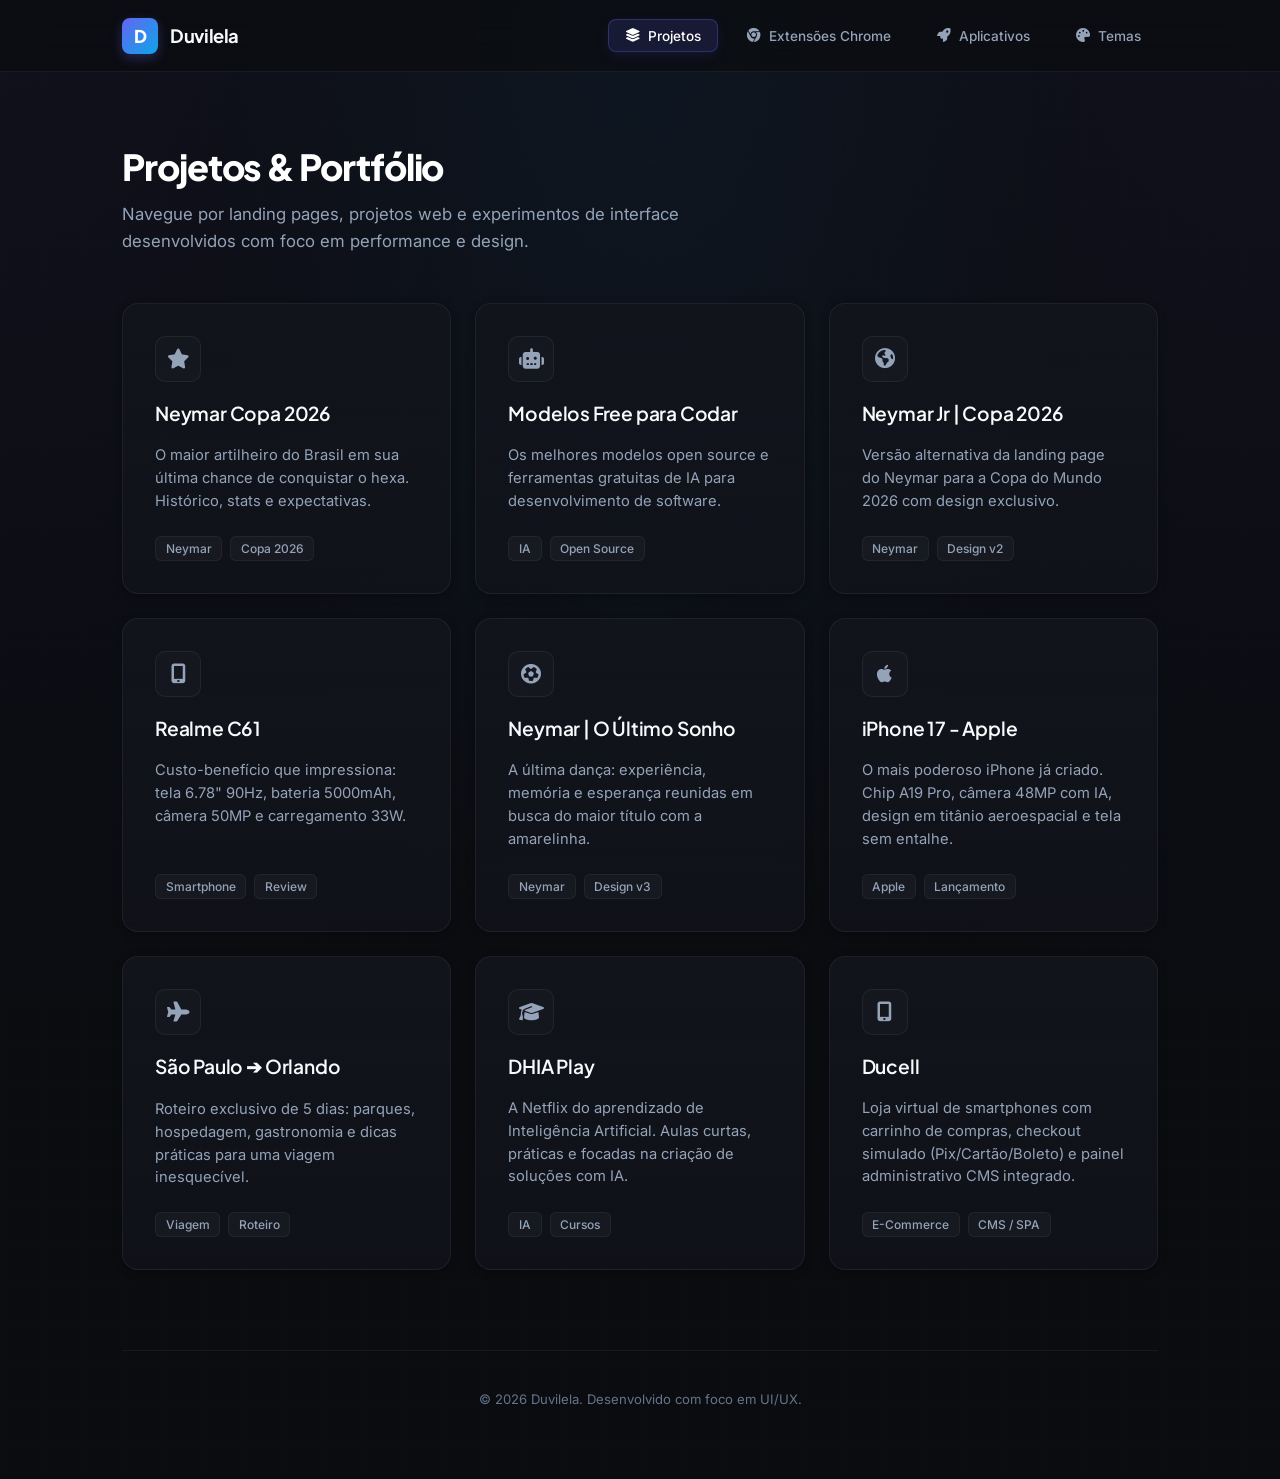
<file: index5.html>
<!DOCTYPE html>
<html lang="pt-BR">
<head>
    <meta charset="UTF-8">
    <meta name="viewport" content="width=device-width, initial-scale=1.0">
    <title>duvilela | Portfólio de Projetos Web</title>
    <!-- Fonts & Icons -->
    <link href="https://fonts.googleapis.com/css2?family=Plus+Jakarta+Sans:wght@400;500;600;700;800&family=Inter:wght@300;400;500;600;700&display=swap" rel="stylesheet">
    <link href="https://cdnjs.cloudflare.com/ajax/libs/font-awesome/6.4.0/css/all.min.css" rel="stylesheet">
    <style>
        * { margin: 0; padding: 0; box-sizing: border-box; }

        :root {
            --bg-color: #0b0c10;
            --surface: #12141c;
            --surface-hover: #191c27;
            --text-primary: #f8fafc;
            --text-secondary: #94a3b8;
            --text-muted: #64748b;
            --border-color: rgba(255, 255, 255, 0.06);
            --border-hover: rgba(255, 255, 255, 0.12);
            --accent: #6366f1; /* Premium Indigo */
            --accent-glow: rgba(99, 102, 241, 0.15);
            --accent-glow-strong: rgba(99, 102, 241, 0.4);
            --accent-blue: #0ea5e9; /* Sky Blue */
            --font-display: 'Plus Jakarta Sans', sans-serif;
            --font-sans: 'Inter', sans-serif;
            --shadow-sm: 0 2px 8px rgba(0, 0, 0, 0.3);
            --shadow-md: 0 8px 24px rgba(0, 0, 0, 0.4);
            --shadow-lg: 0 16px 48px rgba(0, 0, 0, 0.6);
            --transition: all 0.25s cubic-bezier(0.4, 0, 0.2, 1);
        }

        body {
            font-family: var(--font-sans);
            background-color: var(--bg-color);
            background-image: 
                radial-gradient(at 0% 0%, rgba(99, 102, 241, 0.05) 0px, transparent 50%),
                radial-gradient(at 50% 0%, rgba(14, 165, 233, 0.05) 0px, transparent 50%),
                radial-gradient(at 100% 0%, rgba(99, 102, 241, 0.05) 0px, transparent 50%),
                linear-gradient(rgba(255, 255, 255, 0.003) 1px, transparent 1px),
                linear-gradient(90deg, rgba(255, 255, 255, 0.003) 1px, transparent 1px);
            background-size: 100% 100%, 100% 100%, 100% 100%, 40px 40px, 40px 40px;
            color: var(--text-primary);
            min-height: 100vh;
            display: flex;
            flex-direction: column;
            padding-top: 72px;
            -webkit-font-smoothing: antialiased;
        }

        /* Loading Bar */
        .loading-bar {
            position: fixed;
            top: 72px;
            left: 0;
            height: 2px;
            background: linear-gradient(90deg, var(--accent), var(--accent-blue));
            width: 0%;
            z-index: 1001;
            transition: width 0.3s ease, opacity 0.3s ease;
            opacity: 0;
        }
        .loading-bar.loading { opacity: 1; width: 70%; }
        .loading-bar.loaded { width: 100%; opacity: 0; }

        /* Navbar */
        .navbar {
            position: fixed;
            top: 0;
            left: 0;
            right: 0;
            height: 72px;
            z-index: 1000;
            background: rgba(11, 12, 16, 0.75);
            backdrop-filter: blur(16px);
            -webkit-backdrop-filter: blur(16px);
            border-bottom: 1px solid var(--border-color);
            display: flex;
            align-items: center;
        }

        .nav-container {
            max-width: 1100px;
            width: 100%;
            margin: 0 auto;
            padding: 0 2rem;
            display: flex;
            justify-content: space-between;
            align-items: center;
        }

        .nav-brand {
            display: flex;
            align-items: center;
            gap: 0.75rem;
            text-decoration: none;
            color: var(--text-primary);
            font-family: var(--font-display);
            font-weight: 700;
            font-size: 1.15rem;
            letter-spacing: -0.02em;
            transition: var(--transition);
        }

        .nav-brand:hover {
            opacity: 0.9;
            transform: scale(0.98);
        }

        .brand-avatar {
            width: 36px;
            height: 36px;
            border-radius: 8px;
            background: linear-gradient(135deg, var(--accent), var(--accent-blue));
            color: #ffffff;
            display: flex;
            align-items: center;
            justify-content: center;
            font-weight: 800;
            font-size: 1.1rem;
            box-shadow: 0 4px 12px rgba(99, 102, 241, 0.3);
        }

        .nav-status {
            font-size: 0.8rem;
            font-weight: 500;
            color: var(--text-secondary);
            background: rgba(255, 255, 255, 0.03);
            border: 1px solid var(--border-color);
            padding: 0.4rem 1rem;
            border-radius: 9999px;
            display: none;
            align-items: center;
            gap: 0.5rem;
            letter-spacing: 0.02em;
            box-shadow: inset 0 1px 0 rgba(255, 255, 255, 0.02);
        }

        .status-dot {
            width: 6px;
            height: 6px;
            background-color: #10b981; /* Emerald green active */
            border-radius: 50%;
            box-shadow: 0 0 10px rgba(16, 185, 129, 0.8);
            animation: pulse-green 2s infinite;
        }

        @keyframes pulse-green {
            0% { box-shadow: 0 0 0 0 rgba(16, 185, 129, 0.7); }
            70% { box-shadow: 0 0 0 6px rgba(16, 185, 129, 0); }
            100% { box-shadow: 0 0 0 0 rgba(16, 185, 129, 0); }
        }

        .nav-right {
            display: flex;
            gap: 0.75rem;
        }

        .nav-btn, .nav-link {
            background: transparent;
            border: 1px solid transparent;
            color: var(--text-secondary);
            font-family: var(--font-sans);
            font-size: 0.85rem;
            font-weight: 500;
            cursor: pointer;
            display: flex;
            align-items: center;
            gap: 0.5rem;
            padding: 0.45rem 1rem;
            border-radius: 8px;
            transition: var(--transition);
            text-decoration: none;
        }

        .nav-btn:hover, .nav-link:hover {
            color: var(--text-primary);
            background: rgba(255, 255, 255, 0.03);
            border-color: rgba(255, 255, 255, 0.05);
        }

        .nav-btn.active {
            color: #ffffff;
            background: var(--accent-glow);
            border-color: rgba(99, 102, 241, 0.3);
            box-shadow: 0 4px 12px rgba(99, 102, 241, 0.1);
        }

        /* Hub Container */
        .container {
            max-width: 1100px;
            width: 100%;
            margin: 0 auto;
            padding: 4.5rem 2rem;
        }

        .header-section {
            margin-bottom: 3rem;
        }

        .header-section h1 {
            font-family: var(--font-display);
            font-size: 2.25rem;
            font-weight: 800;
            letter-spacing: -0.03em;
            margin-bottom: 0.75rem;
            background: linear-gradient(135deg, #ffffff 30%, #a5b4fc 100%);
            -webkit-background-clip: text;
            -webkit-text-fill-color: transparent;
        }

        .header-section p {
            font-size: 1.05rem;
            color: var(--text-secondary);
            max-width: 620px;
            line-height: 1.6;
        }

        /* Cards Grid */
        .cards {
            display: grid;
            grid-template-columns: repeat(auto-fill, minmax(320px, 1fr));
            gap: 1.5rem;
        }

        .clean-card {
            background: linear-gradient(180deg, var(--surface) 0%, rgba(18, 20, 28, 0.7) 100%);
            border: 1px solid var(--border-color);
            border-radius: 16px;
            padding: 2rem;
            text-decoration: none;
            color: inherit;
            display: flex;
            flex-direction: column;
            gap: 1.2rem;
            transition: var(--transition);
            position: relative;
            overflow: hidden;
            box-shadow: var(--shadow-sm);
        }

        /* Ambient light effect on card hover */
        .clean-card::after {
            content: '';
            position: absolute;
            top: 0; left: 0; right: 0; bottom: 0;
            background: radial-gradient(circle at 50% 0%, rgba(99, 102, 241, 0.08) 0%, transparent 60%);
            opacity: 0;
            transition: var(--transition);
            pointer-events: none;
            z-index: 1;
        }

        .clean-card:hover {
            transform: translateY(-4px);
            border-color: rgba(99, 102, 241, 0.35);
            box-shadow: var(--shadow-lg), 0 0 20px rgba(99, 102, 241, 0.1);
        }

        .clean-card:hover::after {
            opacity: 1;
        }

        .card-icon {
            width: 46px;
            height: 46px;
            border-radius: 10px;
            background: rgba(255, 255, 255, 0.02);
            color: var(--text-secondary);
            display: flex;
            align-items: center;
            justify-content: center;
            font-size: 1.25rem;
            transition: var(--transition);
            border: 1px solid rgba(255, 255, 255, 0.06);
            z-index: 2;
        }

        .clean-card:hover .card-icon {
            background: var(--accent);
            color: #ffffff;
            border-color: var(--accent);
            box-shadow: 0 4px 12px var(--accent-glow-strong);
        }

        .clean-card h2 {
            font-family: var(--font-display);
            font-size: 1.2rem;
            font-weight: 600;
            letter-spacing: -0.01em;
            color: var(--text-primary);
            z-index: 2;
        }

        .clean-card p {
            font-size: 0.92rem;
            color: var(--text-secondary);
            line-height: 1.55;
            flex-grow: 1;
            z-index: 2;
        }

        .tags-container {
            display: flex;
            gap: 0.5rem;
            flex-wrap: wrap;
            margin-top: 0.25rem;
            z-index: 2;
        }

        .clean-tag {
            font-size: 0.75rem;
            font-weight: 500;
            color: var(--text-secondary);
            background: rgba(255, 255, 255, 0.03);
            border: 1px solid rgba(255, 255, 255, 0.05);
            padding: 0.25rem 0.60rem;
            border-radius: 6px;
            transition: var(--transition);
        }

        .clean-card:hover .clean-tag {
            border-color: rgba(99, 102, 241, 0.15);
            background: rgba(99, 102, 241, 0.05);
            color: var(--text-primary);
        }

        .card-arrow {
            position: absolute;
            top: 2rem;
            right: 2rem;
            color: var(--text-muted);
            opacity: 0;
            transform: translateX(-10px);
            transition: var(--transition);
            font-size: 0.9rem;
            z-index: 2;
        }

        .clean-card:hover .card-arrow {
            opacity: 1;
            transform: translateX(0);
            color: var(--accent-blue);
        }

        /* Iframe View CSS */
        #iframe-view {
            position: fixed;
            top: 72px;
            left: 0;
            right: 0;
            bottom: 0;
            width: 100%;
            height: calc(100vh - 72px);
            background: var(--bg-color);
            display: none;
            opacity: 0;
            z-index: 10;
            transition: opacity 0.3s ease;
        }

        #project-iframe {
            width: 100%;
            height: 100%;
            border: none;
            background: #ffffff;
        }

        .fade-out {
            opacity: 0 !important;
            pointer-events: none;
        }
        
        .fade-in {
            opacity: 1 !important;
        }
        
        #hub-view {
            transition: opacity 0.3s ease;
        }

        /* Footer */
        footer {
            margin-top: 5rem;
            padding-top: 2.5rem;
            border-top: 1px solid var(--border-color);
            text-align: center;
            font-size: 0.82rem;
            color: var(--text-muted);
        }

        footer a {
            color: var(--text-secondary);
            text-decoration: none;
            font-weight: 500;
            transition: var(--transition);
        }

        footer a:hover {
            color: var(--accent-blue);
        }

        @media (max-width: 768px) {
            .header-section h1 { font-size: 1.85rem; }
            .nav-link span, .nav-btn span { display: none; }
            .nav-status { display: none; }
            .container { padding: 3rem 1.25rem; }
            .cards { grid-template-columns: 1fr; }
        }

        /* Theme Selector Modal */
        .theme-modal-overlay {
            position: fixed;
            inset: 0;
            background: rgba(0, 0, 0, 0.75);
            backdrop-filter: blur(8px);
            -webkit-backdrop-filter: blur(8px);
            display: none;
            align-items: center;
            justify-content: center;
            z-index: 2000;
            opacity: 0;
            transition: opacity 0.3s ease;
        }
        .theme-modal-overlay.active {
            display: flex;
            opacity: 1;
        }
        .theme-modal-content {
            background: #18181b;
            border: 1px solid rgba(255, 255, 255, 0.08);
            border-radius: 20px;
            max-width: 680px;
            width: 90%;
            padding: 2rem;
            box-shadow: 0 25px 50px -12px rgba(0, 0, 0, 0.5);
            transform: translateY(20px);
            transition: transform 0.3s ease;
            color: #fafafa;
            text-align: left;
        }
        .theme-modal-overlay.active .theme-modal-content {
            transform: translateY(0);
        }
        .theme-modal-header {
            display: flex;
            justify-content: space-between;
            align-items: center;
            margin-bottom: 1.5rem;
            border-bottom: 1px solid rgba(255, 255, 255, 0.08);
            padding-bottom: 1rem;
        }
        .theme-modal-header h2 {
            font-size: 1.4rem;
            font-weight: 700;
            letter-spacing: -0.02em;
            color: #ffffff;
        }
        .theme-modal-close-btn {
            background: transparent;
            border: none;
            color: #a1a1aa;
            font-size: 1.8rem;
            cursor: pointer;
            line-height: 1;
            transition: color 0.2s;
        }
        .theme-modal-close-btn:hover {
            color: #ffffff;
        }
        .theme-grid {
            display: grid;
            grid-template-columns: repeat(auto-fill, minmax(260px, 1fr));
            gap: 1rem;
            max-height: 400px;
            overflow-y: auto;
            padding-right: 0.5rem;
        }
        .theme-grid::-webkit-scrollbar {
            width: 6px;
        }
        .theme-grid::-webkit-scrollbar-track {
            background: transparent;
        }
        .theme-grid::-webkit-scrollbar-thumb {
            background: rgba(255, 255, 255, 0.1);
            border-radius: 999px;
        }
        .theme-option-card {
            background: rgba(255, 255, 255, 0.02);
            border: 1px solid rgba(255, 255, 255, 0.06);
            border-radius: 12px;
            padding: 1.25rem;
            text-decoration: none;
            color: inherit;
            display: flex;
            flex-direction: column;
            gap: 0.5rem;
            transition: all 0.2s ease;
            position: relative;
            overflow: hidden;
        }
        .theme-option-card:hover {
            background: rgba(255, 255, 255, 0.06);
            border-color: rgba(255, 255, 255, 0.15);
            transform: translateY(-2px);
        }
        .theme-option-card.current {
            border-color: #3b82f6;
            background: rgba(59, 130, 246, 0.05);
        }
        .theme-preview-glow {
            position: absolute;
            top: 0; right: 0;
            width: 60px; height: 60px;
            filter: blur(25px);
            opacity: 0.15;
            pointer-events: none;
            transition: opacity 0.2s;
        }
        .theme-option-card:hover .theme-preview-glow {
            opacity: 0.3;
        }
        .theme-option-card h3 {
            font-size: 1rem;
            font-weight: 600;
            color: #ffffff;
            margin-bottom: 0.2rem;
        }
        .theme-option-card p {
            font-size: 0.8rem;
            color: #a1a1aa;
            line-height: 1.4;
        }
        .theme-badge {
            align-self: flex-start;
            font-size: 0.7rem;
            font-weight: 600;
            padding: 0.15rem 0.45rem;
            border-radius: 4px;
            background: rgba(255, 255, 255, 0.05);
            color: #d4d4d8;
            border: 1px solid rgba(255, 255, 255, 0.05);
        }
        .theme-option-card.current .theme-badge {
            background: rgba(59, 130, 246, 0.15);
            color: #60a5fa;
            border-color: rgba(59, 130, 246, 0.25);
        }
    </style>
</head>
<body>
    <!-- Top Loading Indicator -->
    <div class="loading-bar" id="loading-bar"></div>

    <!-- Fixed Header / Navbar -->
    <nav class="navbar">
        <div class="nav-container">
            <a href="#" class="nav-brand" id="nav-brand">
                <div class="brand-avatar">D</div>
                <span>Duvilela</span>
            </a>
            
            <div class="nav-status" id="nav-status">
                <div class="status-dot"></div>
                <span class="status-text">Visualizando</span>
            </div>

            <div class="nav-right">
                <button class="nav-btn active" id="btn-home">
                    <i class="fa-solid fa-layer-group"></i>
                    <span>Projetos</span>
                </button>
                <button class="nav-btn" id="btn-extensions" title="Extensões Chrome">
                    <i class="fa-brands fa-chrome"></i>
                    <span>Extensões Chrome</span>
                </button>
                <button class="nav-btn" id="btn-apps" title="Aplicativos Web">
                    <i class="fa-solid fa-rocket"></i>
                    <span>Aplicativos</span>
                </button>
                <button class="nav-btn" id="btn-theme-switcher" title="Trocar Tema">
                    <i class="fa-solid fa-palette"></i>
                    <span>Temas</span>
                </button>
                <!-- <a href="https://github.com/duvilela" target="_blank" class="nav-link">
                    <i class="fa-brands fa-github"></i>
                    <span>GitHub</span>
                </a> -->
            </div>
        </div>
    </nav>

    <!-- PORTFOLIO HUB -->
    <main class="container" id="hub-view">
        <div class="header-section">
            <h1>Projetos & Portfólio</h1>
            <p>Navegue por landing pages, projetos web e experimentos de interface desenvolvidos com foco em performance e design.</p>
        </div>

        <div class="cards">
            <!-- Neymar Copa 2026 -->
            <a href="neymarjr/index1.html" class="clean-card">
                <div class="card-arrow"><i class="fa-solid fa-arrow-right"></i></div>
                <div class="card-icon"><i class="fa-solid fa-star"></i></div>
                <h2>Neymar Copa 2026</h2>
                <p>O maior artilheiro do Brasil em sua última chance de conquistar o hexa. Histórico, stats e expectativas.</p>
                <div class="tags-container">
                    <span class="clean-tag">Neymar</span>
                    <span class="clean-tag">Copa 2026</span>
                </div>
            </a>

            <!-- Modelos Free para Codar -->
            <a href="codar/index2.html" class="clean-card">
                <div class="card-arrow"><i class="fa-solid fa-arrow-right"></i></div>
                <div class="card-icon"><i class="fa-solid fa-robot"></i></div>
                <h2>Modelos Free para Codar</h2>
                <p>Os melhores modelos open source e ferramentas gratuitas de IA para desenvolvimento de software.</p>
                <div class="tags-container">
                    <span class="clean-tag">IA</span>
                    <span class="clean-tag">Open Source</span>
                </div>
            </a>

            <!-- Neymar Jr Copa 2026 v2 -->
            <a href="neymarjr/index3.html" class="clean-card">
                <div class="card-arrow"><i class="fa-solid fa-arrow-right"></i></div>
                <div class="card-icon"><i class="fa-solid fa-earth-americas"></i></div>
                <h2>Neymar Jr | Copa 2026</h2>
                <p>Versão alternativa da landing page do Neymar para a Copa do Mundo 2026 com design exclusivo.</p>
                <div class="tags-container">
                    <span class="clean-tag">Neymar</span>
                    <span class="clean-tag">Design v2</span>
                </div>
            </a>

            <!-- Realme C61 -->
            <a href="realmec61/realme-c61.html" class="clean-card">
                <div class="card-arrow"><i class="fa-solid fa-arrow-right"></i></div>
                <div class="card-icon"><i class="fa-solid fa-mobile-screen-button"></i></div>
                <h2>Realme C61</h2>
                <p>Custo-benefício que impressiona: tela 6.78" 90Hz, bateria 5000mAh, câmera 50MP e carregamento 33W.</p>
                <div class="tags-container">
                    <span class="clean-tag">Smartphone</span>
                    <span class="clean-tag">Review</span>
                </div>
            </a>

            <!-- Neymar Último Sonho -->
            <a href="neymarjr/index4.html" class="clean-card">
                <div class="card-arrow"><i class="fa-solid fa-arrow-right"></i></div>
                <div class="card-icon"><i class="fa-solid fa-futbol"></i></div>
                <h2>Neymar | O Último Sonho</h2>
                <p>A última dança: experiência, memória e esperança reunidas em busca do maior título com a amarelinha.</p>
                <div class="tags-container">
                    <span class="clean-tag">Neymar</span>
                    <span class="clean-tag">Design v3</span>
                </div>
            </a>

            <!-- iPhone 17 -->
            <a href="grokfast/index.html" class="clean-card">
                <div class="card-arrow"><i class="fa-solid fa-arrow-right"></i></div>
                <div class="card-icon"><i class="fa-brands fa-apple"></i></div>
                <h2>iPhone 17 - Apple</h2>
                <p>O mais poderoso iPhone já criado. Chip A19 Pro, câmera 48MP com IA, design em titânio aeroespacial e tela sem entalhe.</p>
                <div class="tags-container">
                    <span class="clean-tag">Apple</span>
                    <span class="clean-tag">Lançamento</span>
                </div>
            </a>

            <!-- São Paulo -> Orlando -->
            <a href="itinerario-orlando/index.html" class="clean-card">
                <div class="card-arrow"><i class="fa-solid fa-arrow-right"></i></div>
                <div class="card-icon"><i class="fa-solid fa-plane"></i></div>
                <h2>São Paulo ➔ Orlando</h2>
                <p>Roteiro exclusivo de 5 dias: parques, hospedagem, gastronomia e dicas práticas para uma viagem inesquecível.</p>
                <div class="tags-container">
                    <span class="clean-tag">Viagem</span>
                    <span class="clean-tag">Roteiro</span>
                </div>
            </a>

            <!-- DHIA Play -->
            <a href="webcursos/index.html" class="clean-card">
                <div class="card-arrow"><i class="fa-solid fa-arrow-right"></i></div>
                <div class="card-icon"><i class="fa-solid fa-graduation-cap"></i></div>
                <h2>DHIA Play</h2>
                <p>A Netflix do aprendizado de Inteligência Artificial. Aulas curtas, práticas e focadas na criação de soluções com IA.</p>
                <div class="tags-container">
                    <span class="clean-tag">IA</span>
                    <span class="clean-tag">Cursos</span>
                </div>
            </a>

            <!-- Ducell -->
            <a href="lojacell/index.html" class="clean-card">
                <div class="card-arrow"><i class="fa-solid fa-arrow-right"></i></div>
                <div class="card-icon"><i class="fa-solid fa-mobile-screen-button"></i></div>
                <h2>Ducell</h2>
                <p>Loja virtual de smartphones com carrinho de compras, checkout simulado (Pix/Cartão/Boleto) e painel administrativo CMS integrado.</p>
                <div class="tags-container">
                    <span class="clean-tag">E-Commerce</span>
                    <span class="clean-tag">CMS / SPA</span>
                </div>
            </a>

            </div>

        <footer>
            <p>&copy; 2026 Duvilela. Desenvolvido com foco em UI/UX.<!-- | <a href="https://github.com/duvilela" target="_blank">GitHub</a>--></p>
        </footer>
    </main>

    <!-- SUB-PROJECT IFRAME (SPA CONTAINER) -->
    <div id="iframe-view">
        <iframe id="project-iframe" src="about:blank"></iframe>
    </div>

    <!-- Theme Selector Modal -->
    <div id="theme-modal" class="theme-modal-overlay">
        <div class="theme-modal-content">
            <div class="theme-modal-header">
                <h2>Selecione um Tema para o Hub</h2>
                <button id="theme-modal-close" class="theme-modal-close-btn">&times;</button>
            </div>
            <div class="theme-grid">
                <!-- Theme 1 (Modern Creative - now index.html) -->
                <a href="index.html" class="theme-option-card" id="theme-card-1">
                    <div class="theme-preview-glow" style="background: linear-gradient(135deg, #8b5cf6, #06b6d4);"></div>
                    <h3>Modern Creative</h3>
                    <p>Vidro fosco (glassmorphism) com tons roxo e ciano.</p>
                    <span class="theme-badge">Futurista (Principal)</span>
                </a>
                <!-- Theme 2 (Original Hub - now index2.html) -->
                <a href="index2.html" class="theme-option-card" id="theme-card-2">
                    <div class="theme-preview-glow" style="background: linear-gradient(135deg, #22c55e, #06b6d4);"></div>
                    <h3>Original Hub</h3>
                    <p>Retro-Modern Dark com brilhos verde/ciano e emojis.</p>
                    <span class="theme-badge">Original</span>
                </a>
                <!-- Theme 3 -->
                <a href="index3.html" class="theme-option-card" id="theme-card-3">
                    <div class="theme-preview-glow" style="background: linear-gradient(135deg, #3b82f6, #09090b);"></div>
                    <h3>Cyberpunk AI</h3>
                    <p>Tema de inteligência artificial com grade e neon azul.</p>
                    <span class="theme-badge">Tecnológico</span>
                </a>
                <!-- Theme 4 -->
                <a href="index4.html" class="theme-option-card" id="theme-card-4">
                    <div class="theme-preview-glow" style="background: linear-gradient(135deg, #2563eb, #eff6ff);"></div>
                    <h3>Clean Light</h3>
                    <p>Design corporativo, minimalista e profissional em modo claro.</p>
                    <span class="theme-badge">Corporativo</span>
                </a>
                <!-- Theme 5 -->
                <a href="index5.html" class="theme-option-card current" id="theme-card-5">
                    <div class="theme-preview-glow" style="background: linear-gradient(135deg, #6366f1, #0ea5e9);"></div>
                    <h3>Premium Dark</h3>
                    <p>Visual executivo em titânio e aço com acentos índigo.</p>
                    <span class="theme-badge">Premium</span>
                </a>
            </div>
        </div>
    </div>

    <!-- SPA logic -->
    <script>
        const hubView = document.getElementById('hub-view');
        const iframeView = document.getElementById('iframe-view');
        const iframeEl = document.getElementById('project-iframe');
        const btnHome = document.getElementById('btn-home');
        const navBrand = document.getElementById('nav-brand');
        const navStatus = document.getElementById('nav-status');
        const statusText = navStatus.querySelector('.status-text');
        const loadingBar = document.getElementById('loading-bar');

        // Initial state
        history.replaceState({view: 'hub'}, '', window.location.pathname);

        function openProject(url, title, pushState = true) {
            loadingBar.className = 'loading-bar loading';
            
            iframeEl.src = url;
            iframeView.style.display = 'block';
            hubView.classList.add('fade-out');
            
            setTimeout(() => {
                hubView.style.display = 'none';
                iframeView.classList.add('fade-in');
                
                statusText.textContent = title;
                navStatus.style.display = 'flex';
                
                btnHome.classList.remove('active');
                const btnExtensions = document.getElementById('btn-extensions');
                if (btnExtensions) {
                    if (title === 'Extensões Chrome') {
                        btnExtensions.classList.add('active');
                    } else {
                        btnExtensions.classList.remove('active');
                    }
                }
                
                if (pushState) {
                    const hash = '#' + encodeURIComponent(title.toLowerCase().trim().replace(/\s+/g, '-'));
                    history.pushState({view: 'project', url: url, title: title}, '', hash);
                }
            }, 300);
        }

        function showHome(e, pushState = true) {
            if (e) e.preventDefault();
            
            if (iframeView.style.display === 'none' || !iframeView.style.display) return;
            
            loadingBar.className = 'loading-bar';
            iframeView.classList.remove('fade-in');
            iframeView.classList.add('fade-out');
            
            setTimeout(() => {
                iframeView.style.display = 'none';
                iframeView.classList.remove('fade-out');
                iframeEl.src = 'about:blank';
                
                hubView.style.display = 'block';
                setTimeout(() => {
                    hubView.classList.remove('fade-out');
                }, 50);
                
                navStatus.style.display = 'none';
                btnHome.classList.add('active');
                const btnExtensions = document.getElementById('btn-extensions');
                if (btnExtensions) btnExtensions.classList.remove('active');
                
                if (pushState) {
                    history.pushState({view: 'hub'}, '', window.location.pathname);
                }
            }, 300);
        }

        iframeEl.onload = function() {
            loadingBar.className = 'loading-bar loaded';
            setTimeout(() => {
                loadingBar.className = 'loading-bar';
            }, 300);
        };

        document.querySelectorAll('.clean-card').forEach(card => {
            card.addEventListener('click', function(e) {
                const url = this.getAttribute('href');
                if (url.startsWith('http')) return;
                e.preventDefault();
                const title = this.querySelector('h2').textContent;
                openProject(url, title);
            });
        });

        btnHome.addEventListener('click', function(e) { window.location.href = 'https://duvilela.github.io/'; });
        const btnExtensions = document.getElementById('btn-extensions');
        if (btnExtensions) {
            btnExtensions.addEventListener('click', function(e) {
                window.location.href = 'https://duvilela-chrome.vercel.app/';
            });
        }
        const btnApps = document.getElementById('btn-apps');
        if (btnApps) {
            btnApps.addEventListener('click', function(e) {
                window.location.href = 'https://duvilela.github.io/apps/index.html';
            });
        }
        navBrand.addEventListener('click', e => showHome(e));

        window.addEventListener('popstate', function(e) {
            if (e.state && e.state.view === 'project') {
                openProject(e.state.url, e.state.title, false);
            } else {
                showHome(null, false);
            }
        });

        // Theme Switcher Logic
        const themeModal = document.getElementById('theme-modal');
        const btnThemeSwitcher = document.getElementById('btn-theme-switcher');
        const brandAvatar = document.querySelector('.brand-avatar');
        const themeModalClose = document.getElementById('theme-modal-close');

        function openThemeModal(e) {
            if (e) e.preventDefault();
            themeModal.style.display = 'flex';
            setTimeout(() => {
                themeModal.classList.add('active');
            }, 10);
        }

        function closeThemeModal() {
            themeModal.classList.remove('active');
            setTimeout(() => {
                themeModal.style.display = 'none';
            }, 300);
        }

        if (btnThemeSwitcher) btnThemeSwitcher.addEventListener('click', openThemeModal);
        if (brandAvatar) {
            brandAvatar.style.cursor = 'pointer';
            brandAvatar.addEventListener('click', openThemeModal);
        }
        if (themeModalClose) themeModalClose.addEventListener('click', closeThemeModal);
        
        themeModal.addEventListener('click', function(e) {
            if (e.target === themeModal) {
                closeThemeModal();
            }
        });
    </script>
</body>
</html>
</file>
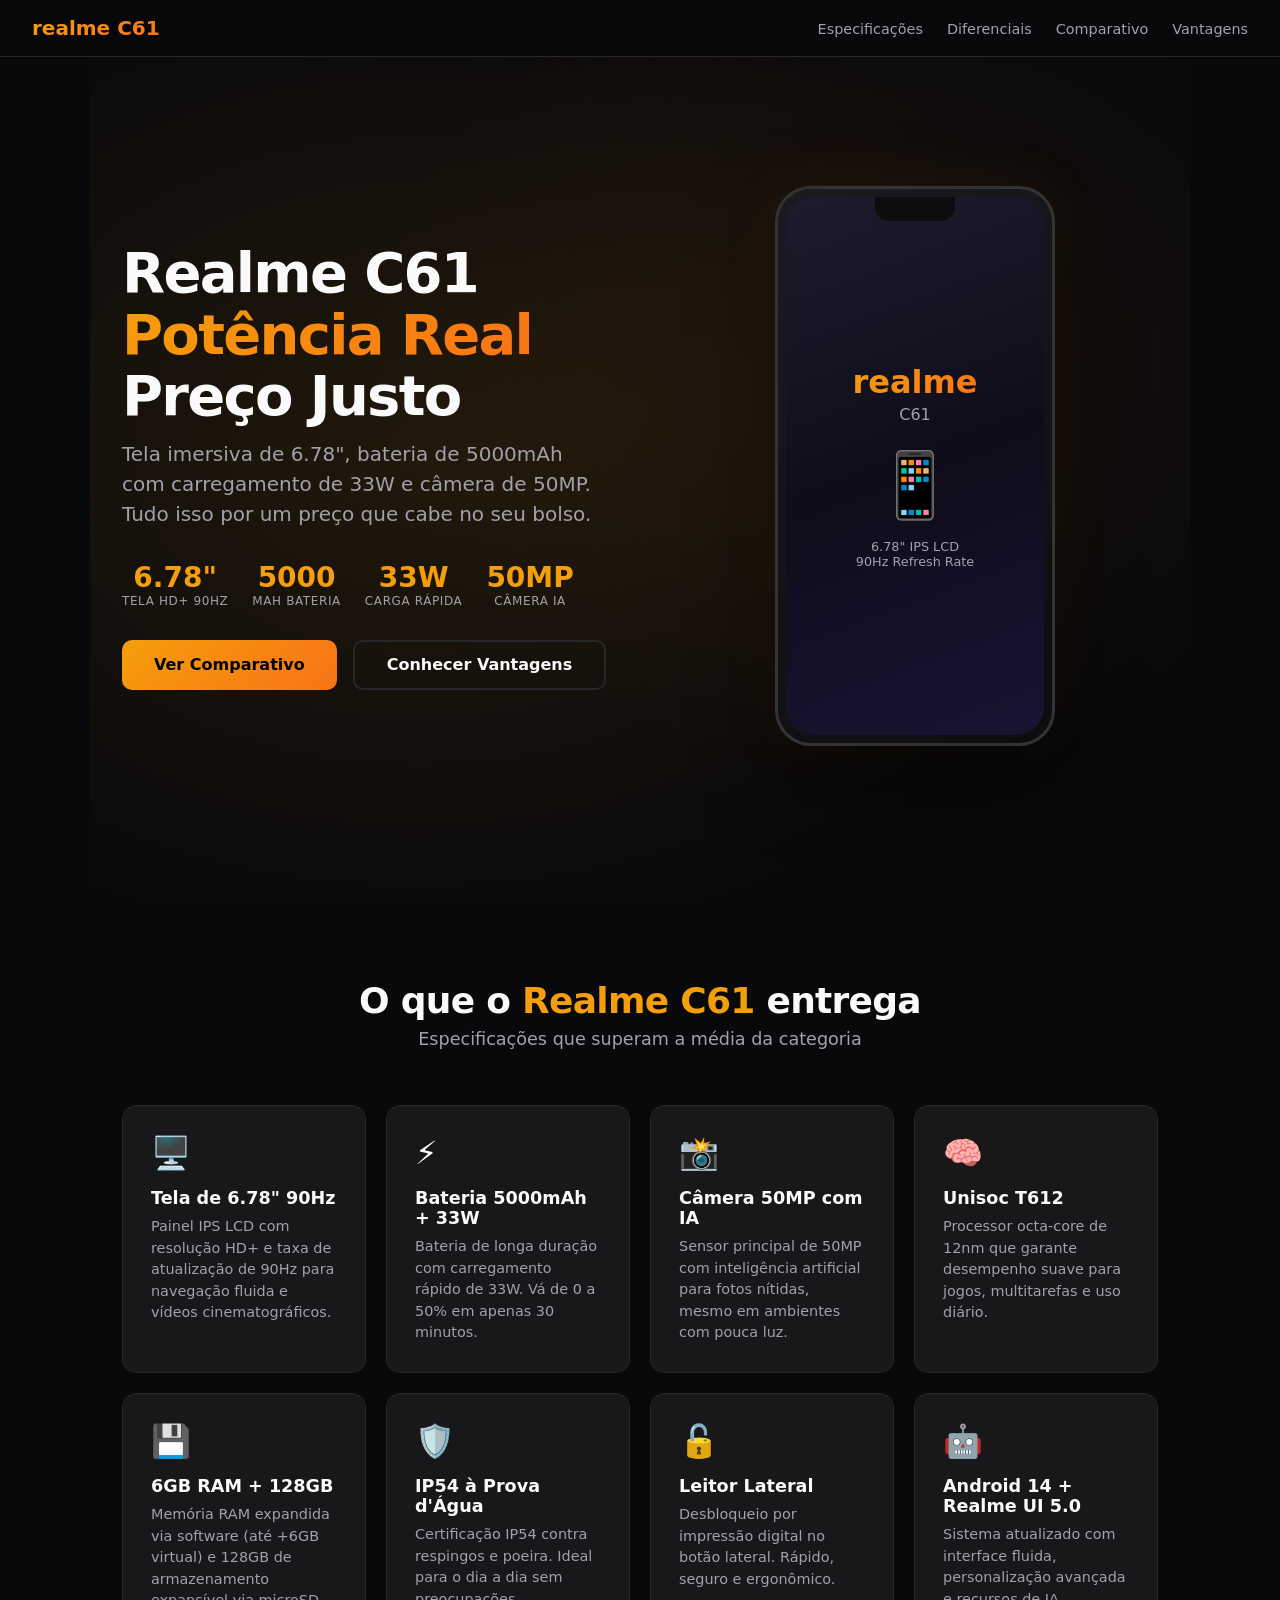
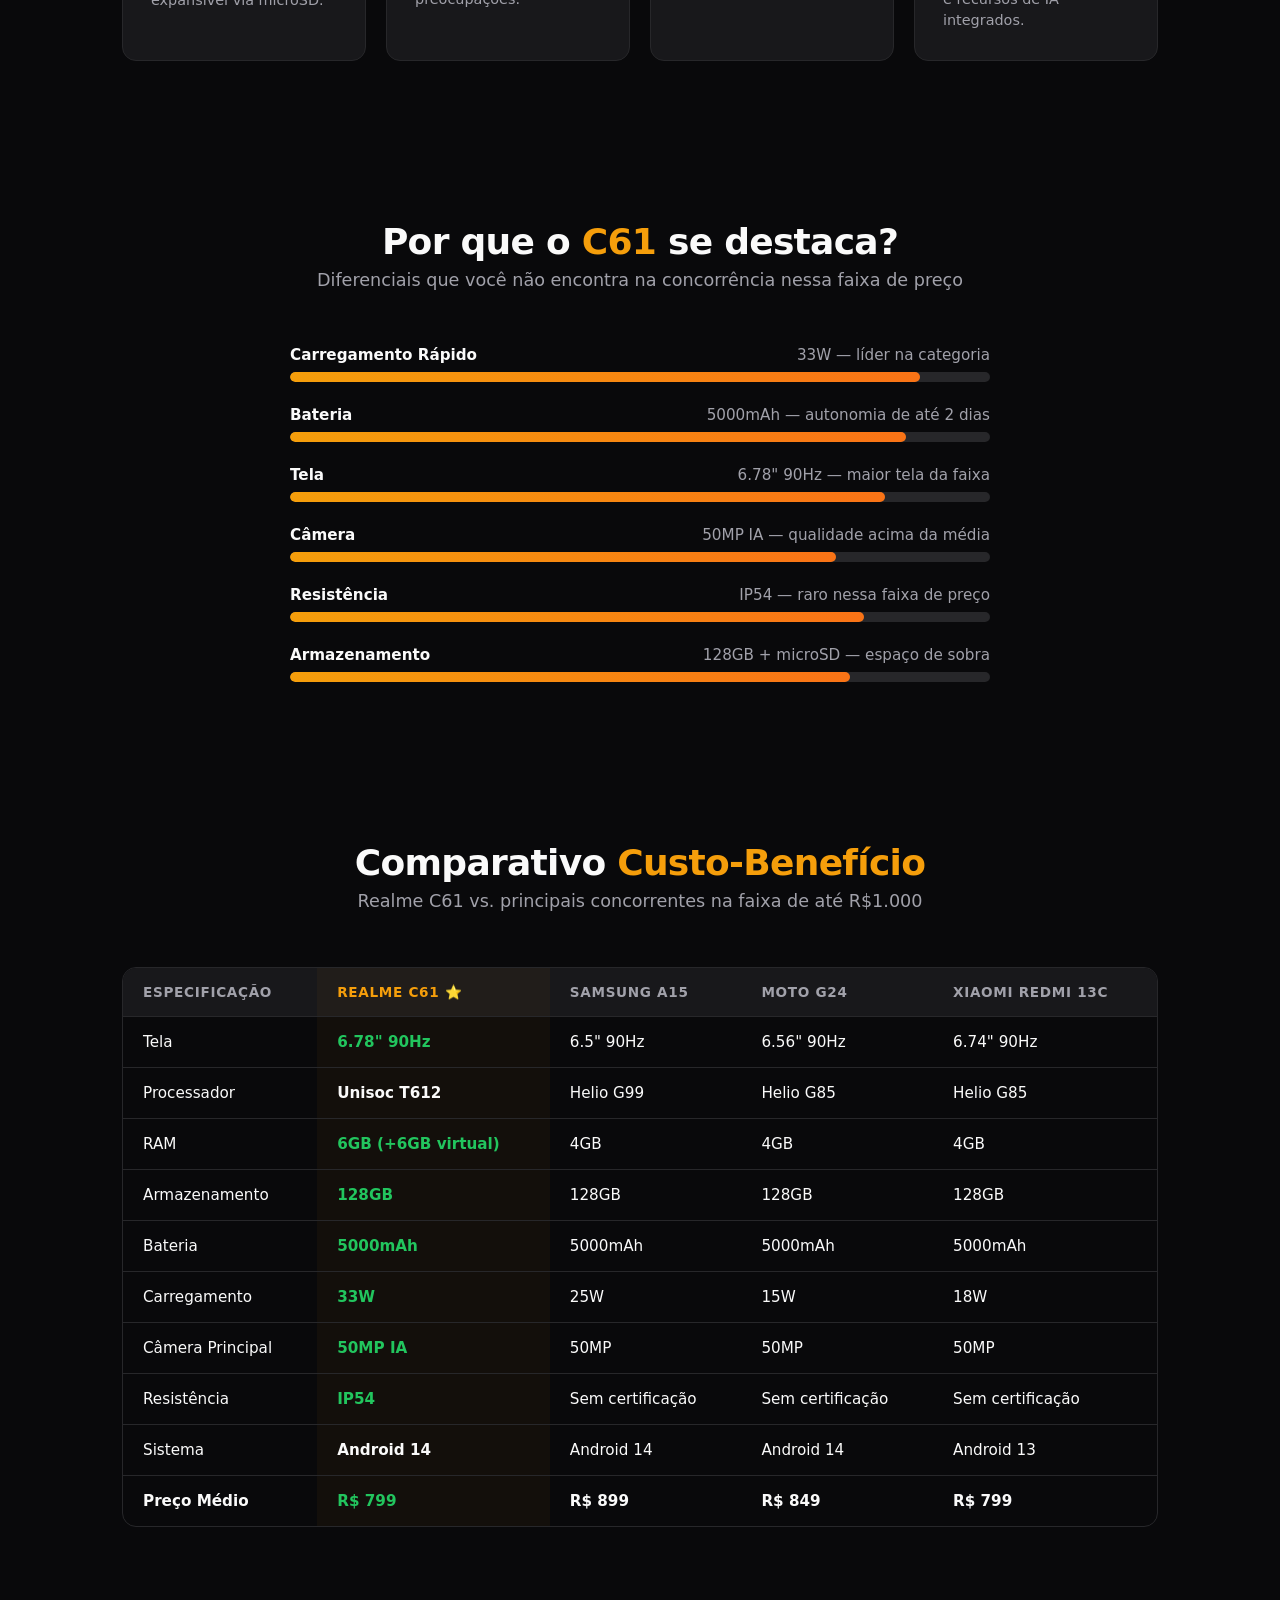
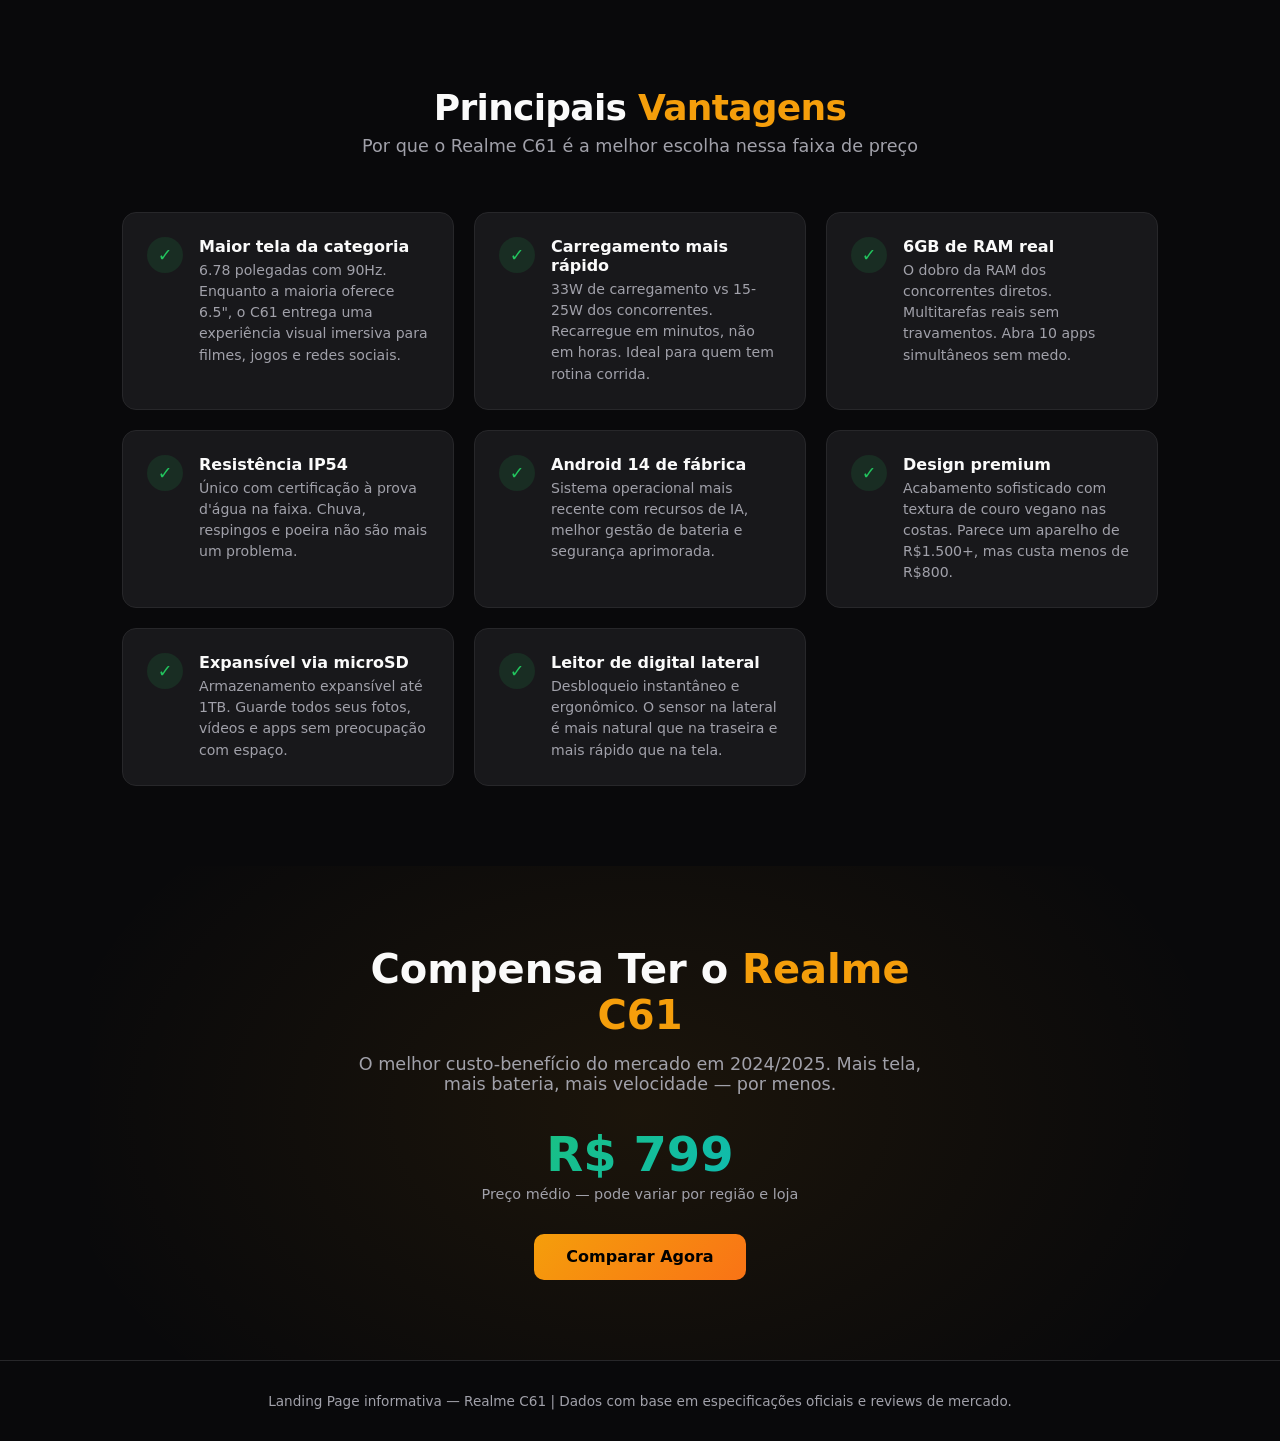
<file: realme-c61.html>
<!DOCTYPE html>
<html lang="pt-BR">
<head>
    <meta charset="UTF-8">
    <meta name="viewport" content="width=device-width, initial-scale=1.0">
    <title>Realme C61 | Custo-Benefício que Impressiona</title>
    <style>
        * { margin: 0; padding: 0; box-sizing: border-box; }

        :root {
            --bg: #09090b;
            --card: #18181b;
            --card-hover: #1f1f23;
            --border: #27272a;
            --text: #fafafa;
            --muted: #a1a1aa;
            --accent: #f59e0b;
            --accent2: #f97316;
            --green: #22c55e;
            --blue: #3b82f6;
        }

        html { scroll-behavior: smooth; }

        body {
            font-family: 'Segoe UI', system-ui, -apple-system, sans-serif;
            background: var(--bg);
            color: var(--text);
            overflow-x: hidden;
        }

        /* NAV */
        nav {
            position: fixed;
            top: 0;
            width: 100%;
            z-index: 100;
            background: rgba(9,9,11,0.85);
            backdrop-filter: blur(12px);
            border-bottom: 1px solid var(--border);
            padding: 1rem 2rem;
            display: flex;
            align-items: center;
            justify-content: space-between;
        }

        nav .logo {
            font-size: 1.25rem;
            font-weight: 800;
            background: linear-gradient(135deg, var(--accent), var(--accent2));
            -webkit-background-clip: text;
            -webkit-text-fill-color: transparent;
        }

        nav ul {
            list-style: none;
            display: flex;
            gap: 1.5rem;
        }

        nav ul li a {
            color: var(--muted);
            text-decoration: none;
            font-size: 0.9rem;
            transition: color 0.2s;
        }

        nav ul li a:hover { color: var(--text); }

        /* HERO */
        .hero {
            min-height: 100vh;
            display: flex;
            align-items: center;
            justify-content: center;
            padding: 6rem 2rem 4rem;
            position: relative;
            overflow: hidden;
        }

        .hero::before {
            content: '';
            position: absolute;
            inset: 0;
            background:
                radial-gradient(ellipse 700px 500px at 30% 50%, rgba(245,158,11,0.1), transparent),
                radial-gradient(ellipse 500px 400px at 70% 40%, rgba(249,115,22,0.07), transparent);
            z-index: 0;
        }

        .hero-content {
            max-width: 1100px;
            width: 100%;
            display: grid;
            grid-template-columns: 1fr 1fr;
            gap: 4rem;
            align-items: center;
            position: relative;
            z-index: 1;
        }

        .hero-text h1 {
            font-size: 3.5rem;
            font-weight: 900;
            line-height: 1.1;
            margin-bottom: 0.75rem;
            letter-spacing: -0.03em;
        }

        .hero-text h1 span {
            background: linear-gradient(135deg, var(--accent), var(--accent2));
            -webkit-background-clip: text;
            -webkit-text-fill-color: transparent;
        }

        .hero-text .tagline {
            font-size: 1.25rem;
            color: var(--muted);
            margin-bottom: 2rem;
            line-height: 1.5;
        }

        .hero-specs {
            display: flex;
            gap: 1.5rem;
            margin-bottom: 2rem;
            flex-wrap: wrap;
        }

        .hero-spec {
            text-align: center;
        }

        .hero-spec .value {
            font-size: 1.75rem;
            font-weight: 800;
            color: var(--accent);
        }

        .hero-spec .label {
            font-size: 0.75rem;
            color: var(--muted);
            text-transform: uppercase;
            letter-spacing: 0.05em;
        }

        .btn-group { display: flex; gap: 1rem; flex-wrap: wrap; }

        .btn {
            padding: 0.85rem 2rem;
            border-radius: 10px;
            font-size: 1rem;
            font-weight: 700;
            cursor: pointer;
            text-decoration: none;
            transition: all 0.25s;
            border: none;
            display: inline-flex;
            align-items: center;
            gap: 0.5rem;
        }

        .btn-primary {
            background: linear-gradient(135deg, var(--accent), var(--accent2));
            color: #000;
        }

        .btn-primary:hover { transform: translateY(-2px); box-shadow: 0 8px 30px rgba(245,158,11,0.3); }

        .btn-outline {
            background: transparent;
            border: 2px solid var(--border);
            color: var(--text);
        }

        .btn-outline:hover { border-color: var(--accent); color: var(--accent); }

        /* PHONE MOCKUP */
        .phone-mockup {
            display: flex;
            justify-content: center;
            align-items: center;
        }

        .phone-frame {
            width: 280px;
            height: 560px;
            background: linear-gradient(145deg, #1a1a1f, #0d0d10);
            border-radius: 36px;
            border: 3px solid #333;
            position: relative;
            overflow: hidden;
            box-shadow: 0 30px 80px rgba(0,0,0,0.6), 0 0 60px rgba(245,158,11,0.08);
        }

        .phone-screen {
            position: absolute;
            inset: 8px;
            border-radius: 28px;
            background: linear-gradient(160deg, #1e1b2e, #0f0c1a, #1a1333);
            display: flex;
            flex-direction: column;
            align-items: center;
            justify-content: center;
            padding: 2rem;
            text-align: center;
        }

        .phone-screen .phone-brand {
            font-size: 2rem;
            font-weight: 900;
            background: linear-gradient(135deg, var(--accent), var(--accent2));
            -webkit-background-clip: text;
            -webkit-text-fill-color: transparent;
            margin-bottom: 0.25rem;
        }

        .phone-screen .phone-model {
            font-size: 1rem;
            color: var(--muted);
            margin-bottom: 1.5rem;
        }

        .phone-screen .phone-icon {
            font-size: 4rem;
            margin-bottom: 1rem;
        }

        .phone-notch {
            position: absolute;
            top: 8px;
            left: 50%;
            transform: translateX(-50%);
            width: 80px;
            height: 24px;
            background: #0d0d10;
            border-radius: 0 0 14px 14px;
            z-index: 2;
        }

        /* SECTIONS */
        section {
            padding: 5rem 2rem;
            max-width: 1100px;
            margin: 0 auto;
        }

        .section-title {
            text-align: center;
            margin-bottom: 3.5rem;
        }

        .section-title h2 {
            font-size: 2.25rem;
            font-weight: 800;
            margin-bottom: 0.5rem;
            letter-spacing: -0.02em;
        }

        .section-title p {
            color: var(--muted);
            font-size: 1.1rem;
        }

        .section-title .highlight {
            color: var(--accent);
        }

        /* FEATURES GRID */
        .features-grid {
            display: grid;
            grid-template-columns: repeat(auto-fit, minmax(240px, 1fr));
            gap: 1.25rem;
        }

        .feature-card {
            background: var(--card);
            border: 1px solid var(--border);
            border-radius: 14px;
            padding: 1.75rem;
            transition: all 0.3s;
        }

        .feature-card:hover {
            background: var(--card-hover);
            border-color: var(--accent);
            transform: translateY(-4px);
        }

        .feature-icon {
            font-size: 2rem;
            margin-bottom: 1rem;
        }

        .feature-card h3 {
            font-size: 1.1rem;
            font-weight: 700;
            margin-bottom: 0.5rem;
        }

        .feature-card p {
            color: var(--muted);
            font-size: 0.9rem;
            line-height: 1.5;
        }

        /* COMPARISON TABLE */
        .comparison-wrapper {
            overflow-x: auto;
            border-radius: 14px;
            border: 1px solid var(--border);
        }

        .comparison-table {
            width: 100%;
            border-collapse: collapse;
            min-width: 700px;
        }

        .comparison-table thead {
            background: var(--card);
        }

        .comparison-table th {
            padding: 1rem 1.25rem;
            text-align: left;
            font-size: 0.85rem;
            text-transform: uppercase;
            letter-spacing: 0.05em;
            color: var(--muted);
            border-bottom: 1px solid var(--border);
        }

        .comparison-table th.highlight-col {
            color: var(--accent);
        }

        .comparison-table td {
            padding: 1rem 1.25rem;
            border-bottom: 1px solid var(--border);
            font-size: 0.95rem;
        }

        .comparison-table tbody tr:last-child td { border-bottom: none; }

        .comparison-table tbody tr:hover { background: rgba(245,158,11,0.03); }

        .comparison-table .highlight-col {
            background: rgba(245,158,11,0.04);
            font-weight: 600;
        }

        .comparison-table .best {
            color: var(--green);
            font-weight: 700;
        }

        /* PROS */
        .pros-grid {
            display: grid;
            grid-template-columns: repeat(auto-fit, minmax(300px, 1fr));
            gap: 1.25rem;
        }

        .pro-item {
            display: flex;
            gap: 1rem;
            align-items: flex-start;
            background: var(--card);
            border: 1px solid var(--border);
            border-radius: 14px;
            padding: 1.5rem;
            transition: all 0.3s;
        }

        .pro-item:hover { border-color: var(--green); transform: translateY(-2px); }

        .pro-check {
            width: 36px;
            height: 36px;
            min-width: 36px;
            background: rgba(34,197,94,0.12);
            border-radius: 50%;
            display: flex;
            align-items: center;
            justify-content: center;
            color: var(--green);
            font-weight: 800;
            font-size: 1.1rem;
        }

        .pro-item h3 { font-size: 1rem; font-weight: 700; margin-bottom: 0.25rem; }
        .pro-item p { color: var(--muted); font-size: 0.88rem; line-height: 1.5; }

        /* BENCHMARK */
        .benchmark-bars {
            display: flex;
            flex-direction: column;
            gap: 1.5rem;
            max-width: 700px;
            margin: 0 auto;
        }

        .bench-item label {
            display: flex;
            justify-content: space-between;
            margin-bottom: 0.5rem;
            font-size: 0.95rem;
            font-weight: 600;
        }

        .bench-item label span { color: var(--muted); font-weight: 400; }

        .bench-bar {
            height: 10px;
            background: var(--border);
            border-radius: 99px;
            overflow: hidden;
        }

        .bench-fill {
            height: 100%;
            border-radius: 99px;
            transition: width 1.5s cubic-bezier(0.22, 1, 0.36, 1);
            width: 0;
        }

        .bench-fill.gold { background: linear-gradient(90deg, var(--accent), var(--accent2)); }
        .bench-fill.blue { background: linear-gradient(90deg, #3b82f6, #06b6d4); }
        .bench-fill.gray { background: #52525b; }

        /* CTA */
        .cta-section {
            text-align: center;
            padding: 5rem 2rem;
            position: relative;
        }

        .cta-section::before {
            content: '';
            position: absolute;
            inset: 0;
            background: radial-gradient(ellipse 600px 400px at 50% 50%, rgba(245,158,11,0.08), transparent);
            z-index: 0;
        }

        .cta-content {
            position: relative;
            z-index: 1;
            max-width: 600px;
            margin: 0 auto;
        }

        .cta-content h2 {
            font-size: 2.5rem;
            font-weight: 900;
            margin-bottom: 1rem;
        }

        .cta-content p {
            color: var(--muted);
            font-size: 1.1rem;
            margin-bottom: 2rem;
        }

        .price-tag {
            font-size: 3rem;
            font-weight: 900;
            background: linear-gradient(135deg, var(--green), #06b6d4);
            -webkit-background-clip: text;
            -webkit-text-fill-color: transparent;
            margin-bottom: 0.25rem;
        }

        .price-note {
            color: var(--muted);
            font-size: 0.9rem;
            margin-bottom: 2rem;
        }

        /* FOOTER */
        footer {
            text-align: center;
            padding: 2rem;
            border-top: 1px solid var(--border);
            color: var(--muted);
            font-size: 0.85rem;
        }

        /* RESPONSIVE */
        @media (max-width: 768px) {
            .hero-content {
                grid-template-columns: 1fr;
                text-align: center;
                gap: 2rem;
            }

            .hero-text h1 { font-size: 2.5rem; }
            .hero-specs { justify-content: center; }
            .btn-group { justify-content: center; }

            .phone-frame {
                width: 220px;
                height: 440px;
            }

            nav ul { display: none; }

            .comparison-table { min-width: 600px; }
        }

        /* ANIMATIONS */
        .fade-up {
            opacity: 0;
            transform: translateY(30px);
            transition: all 0.7s cubic-bezier(0.22, 1, 0.36, 1);
        }

        .fade-up.visible {
            opacity: 1;
            transform: translateY(0);
        }
    </style>
</head>
<body>

<!-- NAV -->
<nav>
    <div class="logo">realme C61</div>
    <ul>
        <li><a href="#specs">Especificações</a></li>
        <li><a href="#diferenciais">Diferenciais</a></li>
        <li><a href="#comparativo">Comparativo</a></li>
        <li><a href="#vantagens">Vantagens</a></li>
    </ul>
</nav>

<!-- HERO -->
<section class="hero">
    <div class="hero-content">
        <div class="hero-text">
            <h1>Realme C61<br><span>Potência Real</span><br>Preço Justo</h1>
            <p class="tagline">Tela imersiva de 6.78", bateria de 5000mAh com carregamento de 33W e câmera de 50MP. Tudo isso por um preço que cabe no seu bolso.</p>
            <div class="hero-specs">
                <div class="hero-spec">
                    <div class="value">6.78"</div>
                    <div class="label">Tela HD+ 90Hz</div>
                </div>
                <div class="hero-spec">
                    <div class="value">5000</div>
                    <div class="label">mAh Bateria</div>
                </div>
                <div class="hero-spec">
                    <div class="value">33W</div>
                    <div class="label">Carga Rápida</div>
                </div>
                <div class="hero-spec">
                    <div class="value">50MP</div>
                    <div class="label">Câmera IA</div>
                </div>
            </div>
            <div class="btn-group">
                <a href="#comparativo" class="btn btn-primary">Ver Comparativo</a>
                <a href="#vantagens" class="btn btn-outline">Conhecer Vantagens</a>
            </div>
        </div>
        <div class="phone-mockup">
            <div class="phone-frame">
                <div class="phone-notch"></div>
                <div class="phone-screen">
                    <div class="phone-brand">realme</div>
                    <div class="phone-model">C61</div>
                    <div class="phone-icon">📱</div>
                    <p style="color: var(--muted); font-size: 0.8rem;">6.78" IPS LCD<br>90Hz Refresh Rate</p>
                </div>
            </div>
        </div>
    </div>
</section>

<!-- ESPECIFICAÇÕES -->
<section id="specs">
    <div class="section-title fade-up">
        <h2>O que o <span class="highlight">Realme C61</span> entrega</h2>
        <p>Especificações que superam a média da categoria</p>
    </div>
    <div class="features-grid">
        <div class="feature-card fade-up">
            <div class="feature-icon">🖥️</div>
            <h3>Tela de 6.78" 90Hz</h3>
            <p>Painel IPS LCD com resolução HD+ e taxa de atualização de 90Hz para navegação fluida e vídeos cinematográficos.</p>
        </div>
        <div class="feature-card fade-up">
            <div class="feature-icon">⚡</div>
            <h3>Bateria 5000mAh + 33W</h3>
            <p>Bateria de longa duração com carregamento rápido de 33W. Vá de 0 a 50% em apenas 30 minutos.</p>
        </div>
        <div class="feature-card fade-up">
            <div class="feature-icon">📸</div>
            <h3>Câmera 50MP com IA</h3>
            <p>Sensor principal de 50MP com inteligência artificial para fotos nítidas, mesmo em ambientes com pouca luz.</p>
        </div>
        <div class="feature-card fade-up">
            <div class="feature-icon">🧠</div>
            <h3>Unisoc T612</h3>
            <p>Processor octa-core de 12nm que garante desempenho suave para jogos, multitarefas e uso diário.</p>
        </div>
        <div class="feature-card fade-up">
            <div class="feature-icon">💾</div>
            <h3>6GB RAM + 128GB</h3>
            <p>Memória RAM expandida via software (até +6GB virtual) e 128GB de armazenamento expansível via microSD.</p>
        </div>
        <div class="feature-card fade-up">
            <div class="feature-icon">🛡️</div>
            <h3>IP54 à Prova d'Água</h3>
            <p>Certificação IP54 contra respingos e poeira. Ideal para o dia a dia sem preocupações.</p>
        </div>
        <div class="feature-card fade-up">
            <div class="feature-icon">🔓</div>
            <h3>Leitor Lateral</h3>
            <p>Desbloqueio por impressão digital no botão lateral. Rápido, seguro e ergonômico.</p>
        </div>
        <div class="feature-card fade-up">
            <div class="feature-icon">🤖</div>
            <h3>Android 14 + Realme UI 5.0</h3>
            <p>Sistema atualizado com interface fluida, personalização avançada e recursos de IA integrados.</p>
        </div>
    </div>
</section>

<!-- DIFERENCIAIS -->
<section id="diferenciais">
    <div class="section-title fade-up">
        <h2>Por que o <span class="highlight">C61</span> se destaca?</h2>
        <p>Diferenciais que você não encontra na concorrência nessa faixa de preço</p>
    </div>
    <div class="benchmark-bars fade-up">
        <div class="bench-item">
            <label>Carregamento Rápido <span>33W — líder na categoria</span></label>
            <div class="bench-bar"><div class="bench-fill gold" data-width="90"></div></div>
        </div>
        <div class="bench-item">
            <label>Bateria <span>5000mAh — autonomia de até 2 dias</span></label>
            <div class="bench-bar"><div class="bench-fill gold" data-width="88"></div></div>
        </div>
        <div class="bench-item">
            <label>Tela <span>6.78" 90Hz — maior tela da faixa</span></label>
            <div class="bench-bar"><div class="bench-fill gold" data-width="85"></div></div>
        </div>
        <div class="bench-item">
            <label>Câmera <span>50MP IA — qualidade acima da média</span></label>
            <div class="bench-bar"><div class="bench-fill gold" data-width="78"></div></div>
        </div>
        <div class="bench-item">
            <label>Resistência <span>IP54 — raro nessa faixa de preço</span></label>
            <div class="bench-bar"><div class="bench-fill gold" data-width="82"></div></div>
        </div>
        <div class="bench-item">
            <label>Armazenamento <span>128GB + microSD — espaço de sobra</span></label>
            <div class="bench-bar"><div class="bench-fill gold" data-width="80"></div></div>
        </div>
    </div>
</section>

<!-- COMPARATIVO -->
<section id="comparativo">
    <div class="section-title fade-up">
        <h2>Comparativo <span class="highlight">Custo-Benefício</span></h2>
        <p>Realme C61 vs. principais concorrentes na faixa de até R$1.000</p>
    </div>
    <div class="comparison-wrapper fade-up">
        <table class="comparison-table">
            <thead>
                <tr>
                    <th>Especificação</th>
                    <th class="highlight-col">Realme C61 ⭐</th>
                    <th>Samsung A15</th>
                    <th>Moto G24</th>
                    <th>Xiaomi Redmi 13C</th>
                </tr>
            </thead>
            <tbody>
                <tr>
                    <td>Tela</td>
                    <td class="highlight-col best">6.78" 90Hz</td>
                    <td>6.5" 90Hz</td>
                    <td>6.56" 90Hz</td>
                    <td>6.74" 90Hz</td>
                </tr>
                <tr>
                    <td>Processador</td>
                    <td class="highlight-col">Unisoc T612</td>
                    <td>Helio G99</td>
                    <td>Helio G85</td>
                    <td>Helio G85</td>
                </tr>
                <tr>
                    <td>RAM</td>
                    <td class="highlight-col best">6GB (+6GB virtual)</td>
                    <td>4GB</td>
                    <td>4GB</td>
                    <td>4GB</td>
                </tr>
                <tr>
                    <td>Armazenamento</td>
                    <td class="highlight-col best">128GB</td>
                    <td>128GB</td>
                    <td>128GB</td>
                    <td>128GB</td>
                </tr>
                <tr>
                    <td>Bateria</td>
                    <td class="highlight-col best">5000mAh</td>
                    <td>5000mAh</td>
                    <td>5000mAh</td>
                    <td>5000mAh</td>
                </tr>
                <tr>
                    <td>Carregamento</td>
                    <td class="highlight-col best">33W</td>
                    <td>25W</td>
                    <td>15W</td>
                    <td>18W</td>
                </tr>
                <tr>
                    <td>Câmera Principal</td>
                    <td class="highlight-col best">50MP IA</td>
                    <td>50MP</td>
                    <td>50MP</td>
                    <td>50MP</td>
                </tr>
                <tr>
                    <td>Resistência</td>
                    <td class="highlight-col best">IP54</td>
                    <td>Sem certificação</td>
                    <td>Sem certificação</td>
                    <td>Sem certificação</td>
                </tr>
                <tr>
                    <td>Sistema</td>
                    <td class="highlight-col">Android 14</td>
                    <td>Android 14</td>
                    <td>Android 14</td>
                    <td>Android 13</td>
                </tr>
                <tr>
                    <td><strong>Preço Médio</strong></td>
                    <td class="highlight-col best"><strong>R$ 799</strong></td>
                    <td><strong>R$ 899</strong></td>
                    <td><strong>R$ 849</strong></td>
                    <td><strong>R$ 799</strong></td>
                </tr>
            </tbody>
        </table>
    </div>
</section>

<!-- VANTAGENS -->
<section id="vantagens">
    <div class="section-title fade-up">
        <h2>Principais <span class="highlight">Vantagens</span></h2>
        <p>Por que o Realme C61 é a melhor escolha nessa faixa de preço</p>
    </div>
    <div class="pros-grid">
        <div class="pro-item fade-up">
            <div class="pro-check">✓</div>
            <div>
                <h3>Maior tela da categoria</h3>
                <p>6.78 polegadas com 90Hz. Enquanto a maioria oferece 6.5", o C61 entrega uma experiência visual imersiva para filmes, jogos e redes sociais.</p>
            </div>
        </div>
        <div class="pro-item fade-up">
            <div class="pro-check">✓</div>
            <div>
                <h3>Carregamento mais rápido</h3>
                <p>33W de carregamento vs 15-25W dos concorrentes. Recarregue em minutos, não em horas. Ideal para quem tem rotina corrida.</p>
            </div>
        </div>
        <div class="pro-item fade-up">
            <div class="pro-check">✓</div>
            <div>
                <h3>6GB de RAM real</h3>
                <p>O dobro da RAM dos concorrentes diretos. Multitarefas reais sem travamentos. Abra 10 apps simultâneos sem medo.</p>
            </div>
        </div>
        <div class="pro-item fade-up">
            <div class="pro-check">✓</div>
            <div>
                <h3>Resistência IP54</h3>
                <p>Único com certificação à prova d'água na faixa. Chuva, respingos e poeira não são mais um problema.</p>
            </div>
        </div>
        <div class="pro-item fade-up">
            <div class="pro-check">✓</div>
            <div>
                <h3>Android 14 de fábrica</h3>
                <p>Sistema operacional mais recente com recursos de IA, melhor gestão de bateria e segurança aprimorada.</p>
            </div>
        </div>
        <div class="pro-item fade-up">
            <div class="pro-check">✓</div>
            <div>
                <h3>Design premium</h3>
                <p>Acabamento sofisticado com textura de couro vegano nas costas. Parece um aparelho de R$1.500+, mas custa menos de R$800.</p>
            </div>
        </div>
        <div class="pro-item fade-up">
            <div class="pro-check">✓</div>
            <div>
                <h3>Expansível via microSD</h3>
                <p>Armazenamento expansível até 1TB. Guarde todos seus fotos, vídeos e apps sem preocupação com espaço.</p>
            </div>
        </div>
        <div class="pro-item fade-up">
            <div class="pro-check">✓</div>
            <div>
                <h3>Leitor de digital lateral</h3>
                <p>Desbloqueio instantâneo e ergonômico. O sensor na lateral é mais natural que na traseira e mais rápido que na tela.</p>
            </div>
        </div>
    </div>
</section>

<!-- CTA -->
<section class="cta-section">
    <div class="cta-content fade-up">
        <h2>Compensa Ter o <span style="color: var(--accent);">Realme C61</span></h2>
        <p>O melhor custo-benefício do mercado em 2024/2025. Mais tela, mais bateria, mais velocidade — por menos.</p>
        <div class="price-tag">R$ 799</div>
        <div class="price-note">Preço médio — pode variar por região e loja</div>
        <a href="#comparativo" class="btn btn-primary">Comparar Agora</a>
    </div>
</section>

<!-- FOOTER -->
<footer>
    <p>Landing Page informativa — Realme C61 | Dados com base em especificações oficiais e reviews de mercado.</p>
</footer>

<!-- SCRIPTS -->
<script>
    // Scroll animations
    const observer = new IntersectionObserver((entries) => {
        entries.forEach(entry => {
            if (entry.isIntersecting) {
                entry.target.classList.add('visible');
            }
        });
    }, { threshold: 0.1 });

    document.querySelectorAll('.fade-up').forEach(el => observer.observe(el));

    // Benchmark bars animation
    const benchObserver = new IntersectionObserver((entries) => {
        entries.forEach(entry => {
            if (entry.isIntersecting) {
                entry.target.querySelectorAll('.bench-fill').forEach(bar => {
                    bar.style.width = bar.dataset.width + '%';
                });
            }
        });
    }, { threshold: 0.3 });

    document.querySelectorAll('.benchmark-bars').forEach(el => benchObserver.observe(el));

    // Smooth scroll for nav links
    document.querySelectorAll('a[href^="#"]').forEach(anchor => {
        anchor.addEventListener('click', function (e) {
            e.preventDefault();
            const target = document.querySelector(this.getAttribute('href'));
            if (target) {
                target.scrollIntoView({ behavior: 'smooth', block: 'start' });
            }
        });
    });
</script>

</body>
</html>
</file>
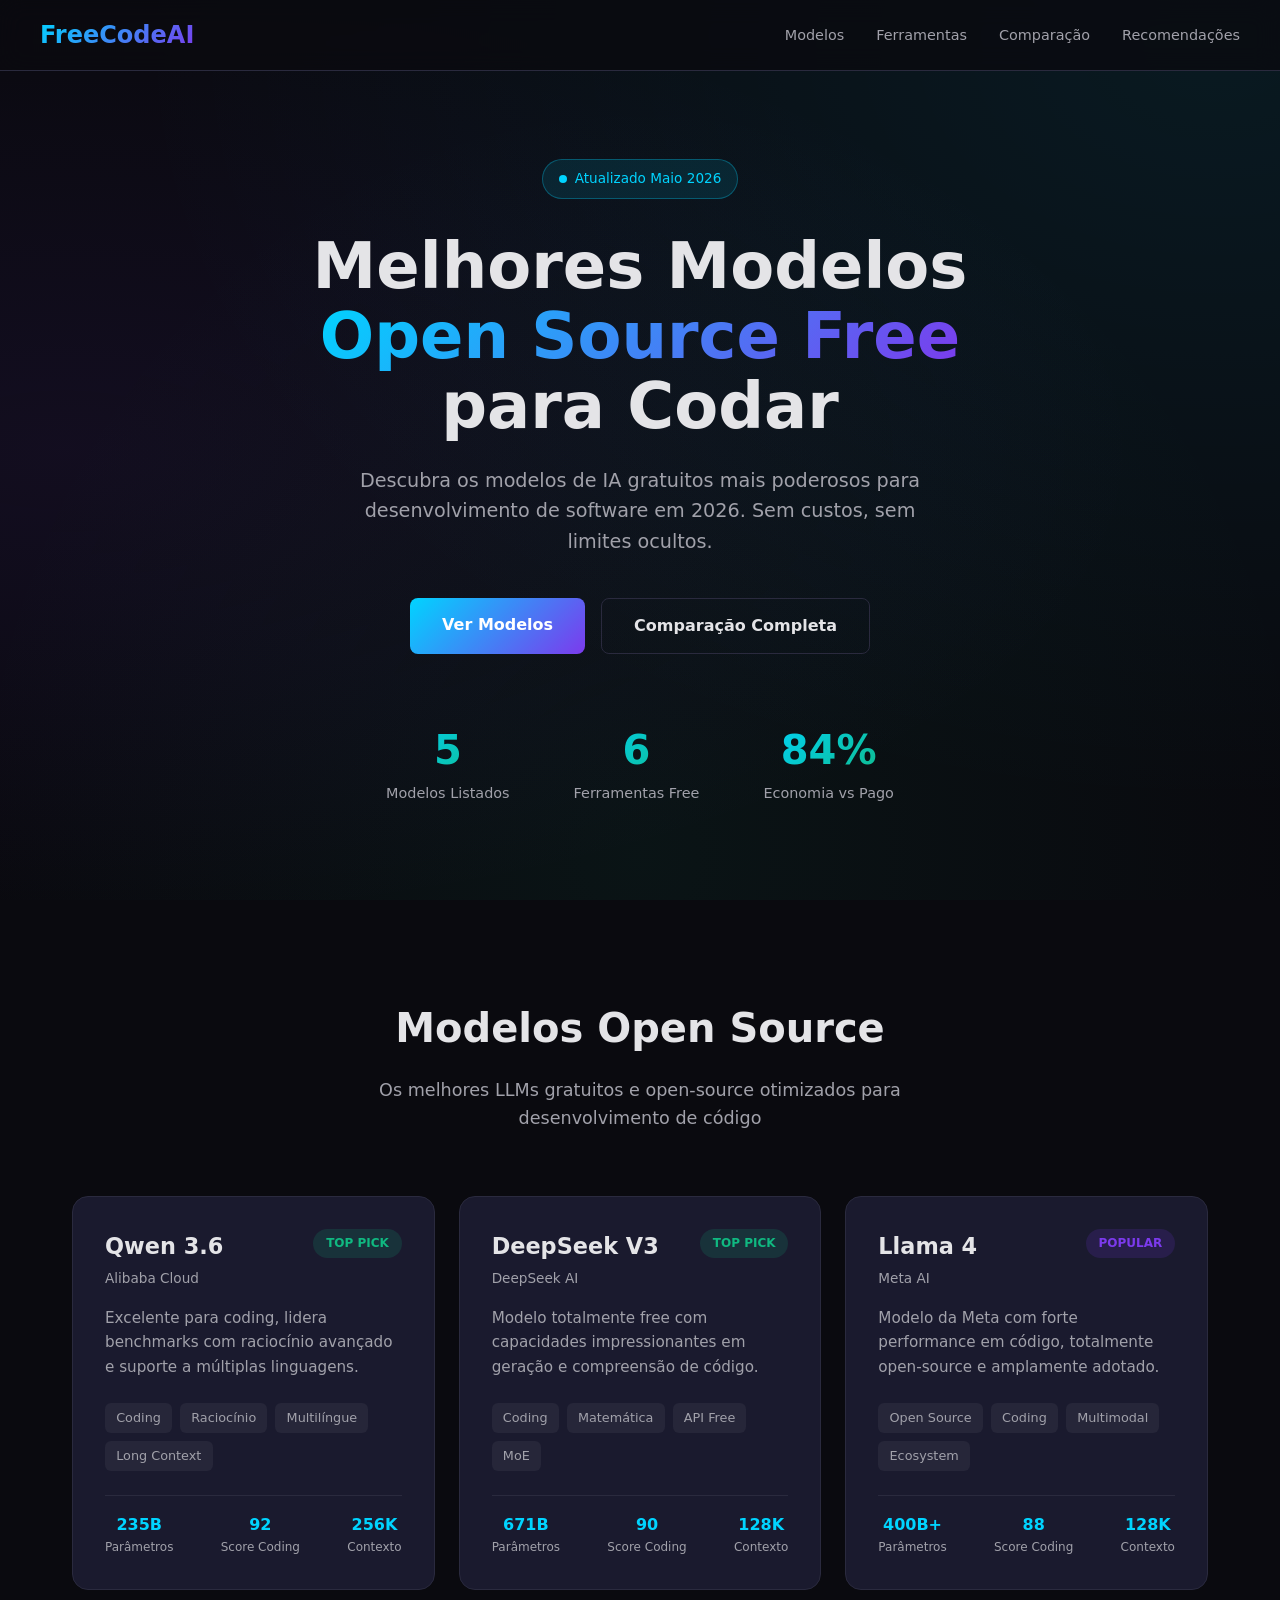
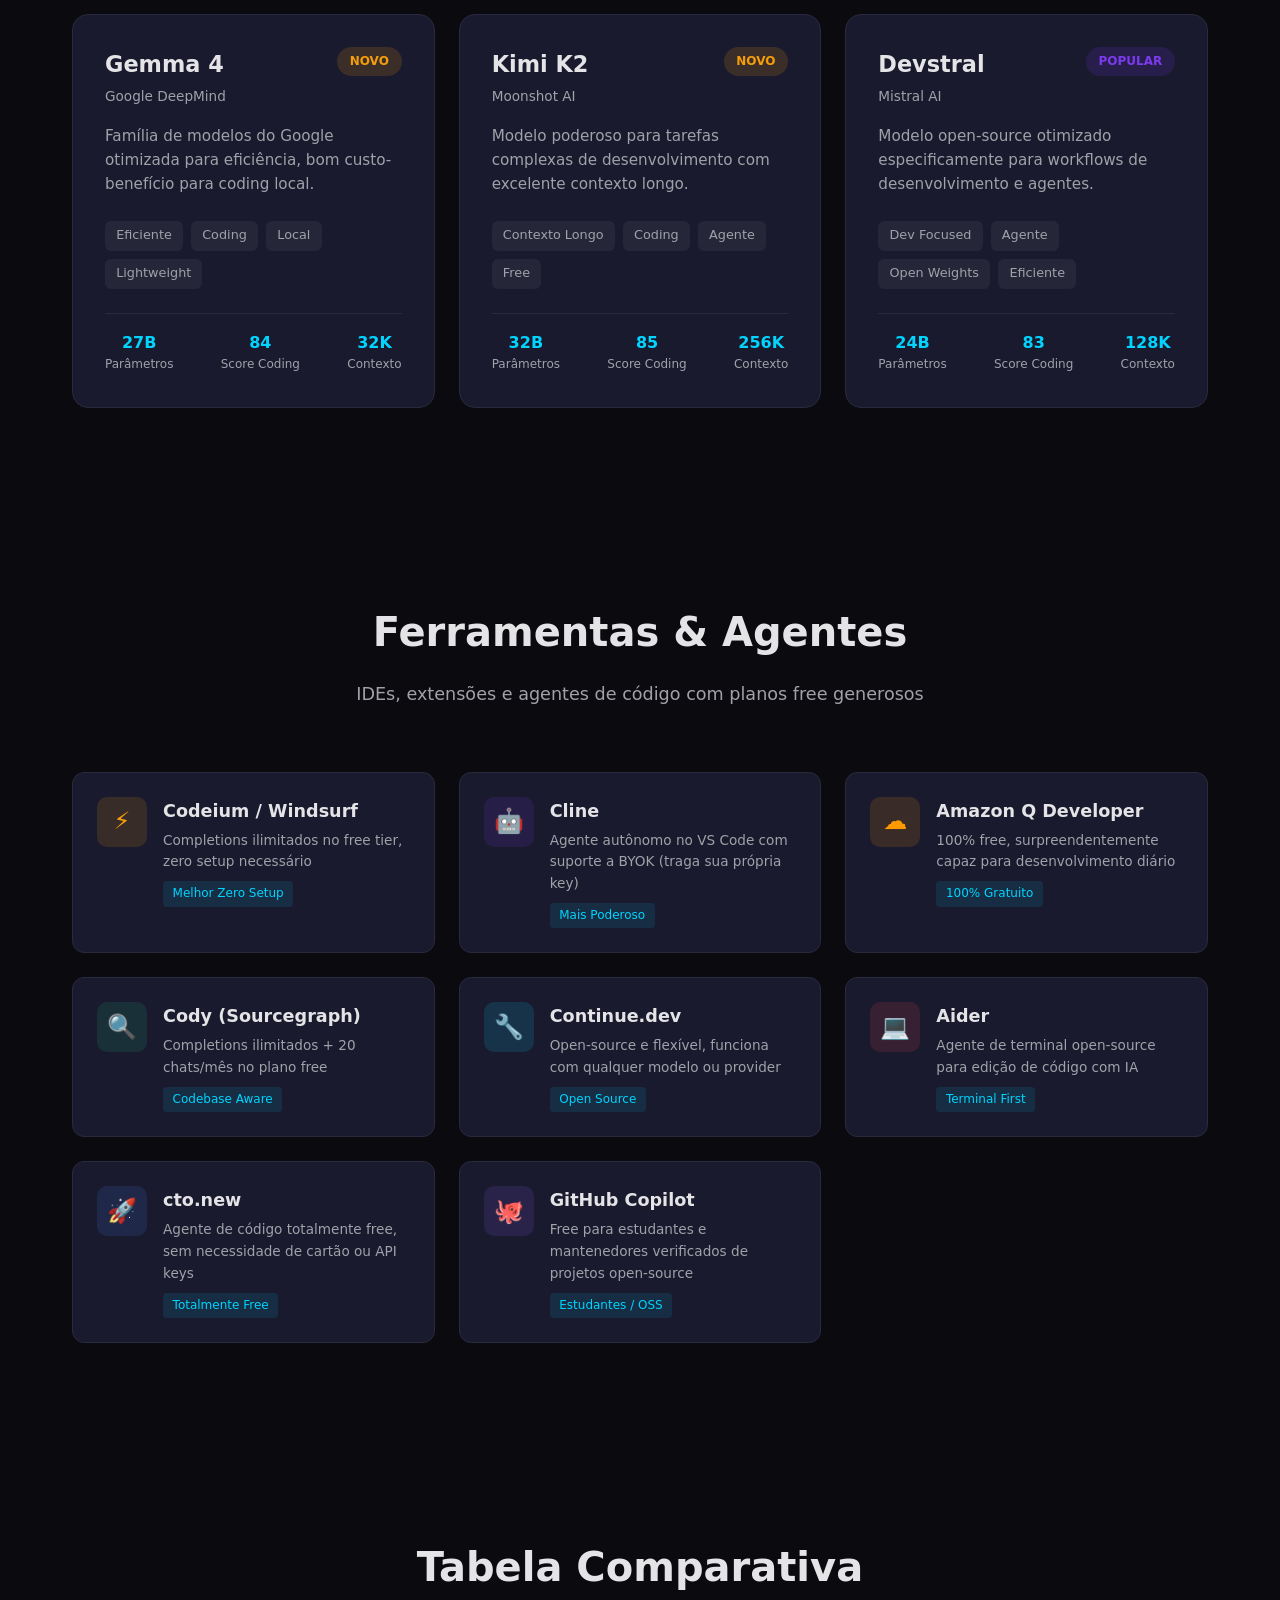
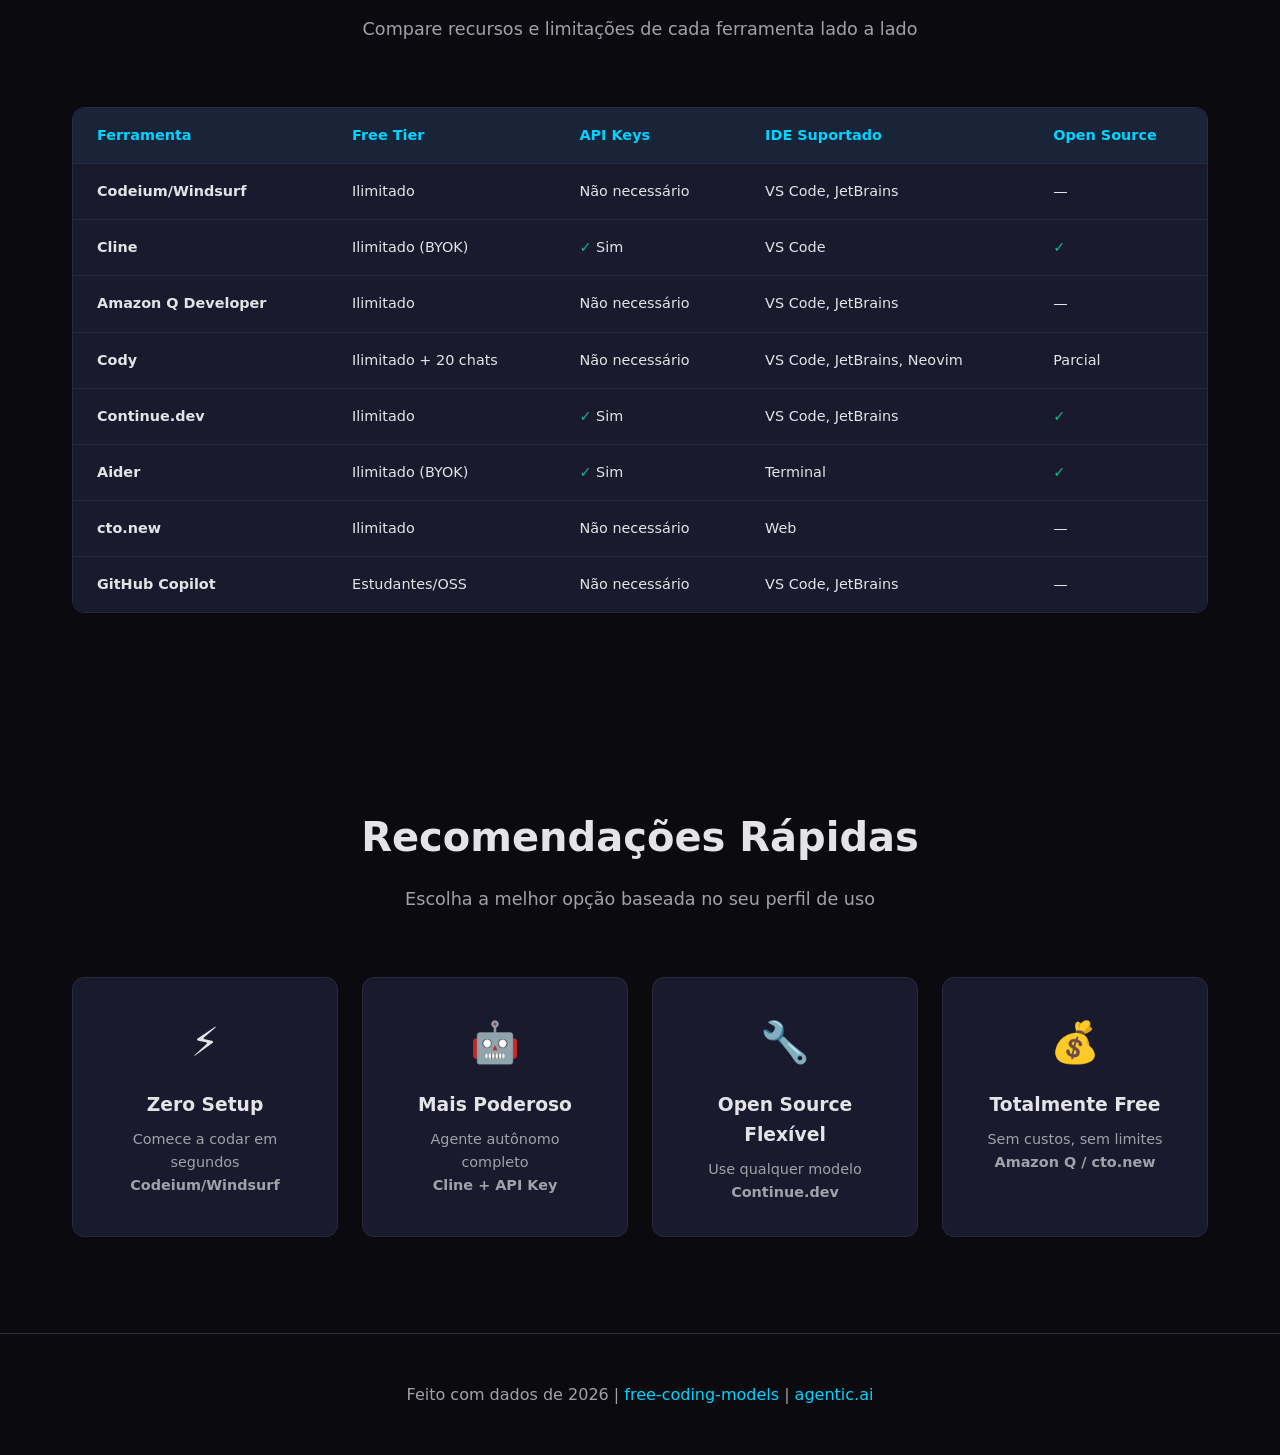
<file: codar/index2.html>
<!DOCTYPE html>
<html lang="pt-BR">
<head>
    <meta charset="UTF-8">
    <meta name="viewport" content="width=device-width, initial-scale=1.0">
    <title>Melhores Modelos Open Source Free para Codar - 2026</title>
    <style>
        * {
            margin: 0;
            padding: 0;
            box-sizing: border-box;
        }

        :root {
            --bg-primary: #0a0a0f;
            --bg-secondary: #12121a;
            --bg-card: #1a1a2e;
            --accent: #00d4ff;
            --accent-secondary: #7c3aed;
            --text-primary: #e4e4e7;
            --text-secondary: #a1a1aa;
            --border: #2a2a3e;
            --success: #10b981;
            --warning: #f59e0b;
        }

        body {
            font-family: 'Segoe UI', system-ui, -apple-system, sans-serif;
            background: var(--bg-primary);
            color: var(--text-primary);
            line-height: 1.6;
            overflow-x: hidden;
        }

        /* Animated background */
        .bg-animation {
            position: fixed;
            top: 0;
            left: 0;
            width: 100%;
            height: 100%;
            z-index: -1;
            overflow: hidden;
        }

        .bg-animation::before {
            content: '';
            position: absolute;
            width: 150%;
            height: 150%;
            top: -25%;
            left: -25%;
            background: radial-gradient(ellipse at 20% 50%, rgba(124, 58, 237, 0.08) 0%, transparent 50%),
                        radial-gradient(ellipse at 80% 20%, rgba(0, 212, 255, 0.08) 0%, transparent 50%),
                        radial-gradient(ellipse at 50% 80%, rgba(16, 185, 129, 0.06) 0%, transparent 50%);
            animation: bgFloat 20s ease-in-out infinite;
        }

        @keyframes bgFloat {
            0%, 100% { transform: translate(0, 0) rotate(0deg); }
            33% { transform: translate(2%, -2%) rotate(1deg); }
            66% { transform: translate(-1%, 1%) rotate(-1deg); }
        }

        /* Header */
        header {
            padding: 1rem 2rem;
            position: fixed;
            width: 100%;
            top: 0;
            z-index: 100;
            background: rgba(10, 10, 15, 0.8);
            backdrop-filter: blur(12px);
            border-bottom: 1px solid var(--border);
        }

        nav {
            max-width: 1200px;
            margin: 0 auto;
            display: flex;
            justify-content: space-between;
            align-items: center;
        }

        .logo {
            font-size: 1.5rem;
            font-weight: 800;
            background: linear-gradient(135deg, var(--accent), var(--accent-secondary));
            -webkit-background-clip: text;
            -webkit-text-fill-color: transparent;
            background-clip: text;
        }

        .nav-links {
            display: flex;
            gap: 2rem;
            list-style: none;
        }

        .nav-links a {
            color: var(--text-secondary);
            text-decoration: none;
            font-size: 0.9rem;
            transition: color 0.3s;
        }

        .nav-links a:hover {
            color: var(--accent);
        }

        /* Hero */
        .hero {
            min-height: 100vh;
            display: flex;
            align-items: center;
            justify-content: center;
            text-align: center;
            padding: 8rem 2rem 4rem;
            position: relative;
        }

        .hero-content {
            max-width: 800px;
        }

        .badge {
            display: inline-flex;
            align-items: center;
            gap: 0.5rem;
            padding: 0.5rem 1rem;
            background: rgba(0, 212, 255, 0.1);
            border: 1px solid rgba(0, 212, 255, 0.3);
            border-radius: 50px;
            font-size: 0.85rem;
            color: var(--accent);
            margin-bottom: 2rem;
        }

        .badge::before {
            content: '';
            width: 8px;
            height: 8px;
            background: var(--accent);
            border-radius: 50%;
            animation: pulse 2s infinite;
        }

        @keyframes pulse {
            0%, 100% { opacity: 1; transform: scale(1); }
            50% { opacity: 0.5; transform: scale(1.2); }
        }

        h1 {
            font-size: clamp(2.5rem, 6vw, 4rem);
            font-weight: 800;
            line-height: 1.1;
            margin-bottom: 1.5rem;
        }

        h1 span {
            background: linear-gradient(135deg, var(--accent), var(--accent-secondary));
            -webkit-background-clip: text;
            -webkit-text-fill-color: transparent;
            background-clip: text;
        }

        .hero p {
            font-size: 1.2rem;
            color: var(--text-secondary);
            margin-bottom: 2.5rem;
            max-width: 600px;
            margin-left: auto;
            margin-right: auto;
        }

        .cta-buttons {
            display: flex;
            gap: 1rem;
            justify-content: center;
            flex-wrap: wrap;
        }

        .btn {
            padding: 0.9rem 2rem;
            border-radius: 8px;
            font-size: 1rem;
            font-weight: 600;
            text-decoration: none;
            transition: all 0.3s;
            cursor: pointer;
            border: none;
        }

        .btn-primary {
            background: linear-gradient(135deg, var(--accent), var(--accent-secondary));
            color: #fff;
        }

        .btn-primary:hover {
            transform: translateY(-2px);
            box-shadow: 0 8px 30px rgba(0, 212, 255, 0.3);
        }

        .btn-secondary {
            background: transparent;
            border: 1px solid var(--border);
            color: var(--text-primary);
        }

        .btn-secondary:hover {
            border-color: var(--accent);
            color: var(--accent);
        }

        /* Stats */
        .stats {
            display: flex;
            justify-content: center;
            gap: 4rem;
            margin-top: 4rem;
            flex-wrap: wrap;
        }

        .stat {
            text-align: center;
        }

        .stat-number {
            font-size: 2.5rem;
            font-weight: 800;
            background: linear-gradient(135deg, var(--accent), var(--success));
            -webkit-background-clip: text;
            -webkit-text-fill-color: transparent;
            background-clip: text;
        }

        .stat-label {
            color: var(--text-secondary);
            font-size: 0.9rem;
        }

        /* Sections */
        section {
            padding: 6rem 2rem;
            max-width: 1200px;
            margin: 0 auto;
        }

        .section-header {
            text-align: center;
            margin-bottom: 4rem;
        }

        .section-header h2 {
            font-size: 2.5rem;
            font-weight: 700;
            margin-bottom: 1rem;
        }

        .section-header p {
            color: var(--text-secondary);
            font-size: 1.1rem;
            max-width: 600px;
            margin: 0 auto;
        }

        /* Model Cards */
        .models-grid {
            display: grid;
            grid-template-columns: repeat(auto-fit, minmax(340px, 1fr));
            gap: 1.5rem;
        }

        .model-card {
            background: var(--bg-card);
            border: 1px solid var(--border);
            border-radius: 16px;
            padding: 2rem;
            transition: all 0.4s;
            position: relative;
            overflow: hidden;
            opacity: 0;
            transform: translateY(30px);
        }

        .model-card.visible {
            opacity: 1;
            transform: translateY(0);
        }

        .model-card::before {
            content: '';
            position: absolute;
            top: 0;
            left: 0;
            right: 0;
            height: 3px;
            background: linear-gradient(90deg, var(--accent), var(--accent-secondary));
            opacity: 0;
            transition: opacity 0.3s;
        }

        .model-card:hover {
            transform: translateY(-5px);
            border-color: var(--accent);
            box-shadow: 0 20px 40px rgba(0, 0, 0, 0.3);
        }

        .model-card:hover::before {
            opacity: 1;
        }

        .model-header {
            display: flex;
            justify-content: space-between;
            align-items: flex-start;
            margin-bottom: 1rem;
        }

        .model-name {
            font-size: 1.4rem;
            font-weight: 700;
        }

        .model-org {
            color: var(--text-secondary);
            font-size: 0.85rem;
            margin-top: 0.2rem;
        }

        .model-badge {
            padding: 0.3rem 0.8rem;
            border-radius: 50px;
            font-size: 0.75rem;
            font-weight: 600;
        }

        .badge-top {
            background: rgba(16, 185, 129, 0.15);
            color: var(--success);
        }

        .badge-new {
            background: rgba(245, 158, 11, 0.15);
            color: var(--warning);
        }

        .badge-popular {
            background: rgba(124, 58, 237, 0.15);
            color: var(--accent-secondary);
        }

        .model-desc {
            color: var(--text-secondary);
            font-size: 0.95rem;
            margin-bottom: 1.5rem;
        }

        .model-features {
            display: flex;
            flex-wrap: wrap;
            gap: 0.5rem;
            margin-bottom: 1.5rem;
        }

        .feature-tag {
            padding: 0.3rem 0.7rem;
            background: rgba(255, 255, 255, 0.05);
            border-radius: 6px;
            font-size: 0.8rem;
            color: var(--text-secondary);
        }

        .model-stats {
            display: flex;
            justify-content: space-between;
            padding-top: 1rem;
            border-top: 1px solid var(--border);
        }

        .model-stat {
            text-align: center;
        }

        .model-stat-value {
            font-weight: 700;
            color: var(--accent);
        }

        .model-stat-label {
            font-size: 0.75rem;
            color: var(--text-secondary);
        }

        /* Tools Section */
        .tools-grid {
            display: grid;
            grid-template-columns: repeat(auto-fit, minmax(280px, 1fr));
            gap: 1.5rem;
        }

        .tool-card {
            background: var(--bg-card);
            border: 1px solid var(--border);
            border-radius: 12px;
            padding: 1.5rem;
            display: flex;
            gap: 1rem;
            transition: all 0.3s;
            opacity: 0;
            transform: translateY(20px);
        }

        .tool-card.visible {
            opacity: 1;
            transform: translateY(0);
        }

        .tool-card:hover {
            border-color: var(--accent-secondary);
            transform: translateY(-3px);
        }

        .tool-icon {
            width: 50px;
            height: 50px;
            border-radius: 10px;
            display: flex;
            align-items: center;
            justify-content: center;
            font-size: 1.5rem;
            flex-shrink: 0;
        }

        .tool-content h3 {
            font-size: 1.1rem;
            margin-bottom: 0.3rem;
        }

        .tool-content p {
            color: var(--text-secondary);
            font-size: 0.85rem;
        }

        .tool-tag {
            display: inline-block;
            margin-top: 0.5rem;
            padding: 0.2rem 0.6rem;
            background: rgba(0, 212, 255, 0.1);
            color: var(--accent);
            border-radius: 4px;
            font-size: 0.75rem;
        }

        /* Comparison Table */
        .table-container {
            overflow-x: auto;
            border-radius: 12px;
            border: 1px solid var(--border);
        }

        table {
            width: 100%;
            border-collapse: collapse;
            background: var(--bg-card);
        }

        th, td {
            padding: 1rem 1.5rem;
            text-align: left;
            border-bottom: 1px solid var(--border);
        }

        th {
            background: rgba(0, 212, 255, 0.05);
            font-weight: 600;
            color: var(--accent);
            font-size: 0.9rem;
        }

        td {
            font-size: 0.9rem;
        }

        tr:last-child td {
            border-bottom: none;
        }

        tr:hover td {
            background: rgba(255, 255, 255, 0.02);
        }

        .check {
            color: var(--success);
        }

        /* Recommendation Section */
        .recommendations {
            display: grid;
            grid-template-columns: repeat(auto-fit, minmax(250px, 1fr));
            gap: 1.5rem;
        }

        .rec-card {
            background: var(--bg-card);
            border: 1px solid var(--border);
            border-radius: 12px;
            padding: 2rem;
            text-align: center;
            transition: all 0.3s;
        }

        .rec-card:hover {
            border-color: var(--accent);
            transform: scale(1.02);
        }

        .rec-icon {
            font-size: 2.5rem;
            margin-bottom: 1rem;
        }

        .rec-card h3 {
            margin-bottom: 0.5rem;
        }

        .rec-card p {
            color: var(--text-secondary);
            font-size: 0.9rem;
        }

        .rec-highlight {
            color: var(--accent);
            font-weight: 600;
        }

        /* Footer */
        footer {
            text-align: center;
            padding: 3rem 2rem;
            border-top: 1px solid var(--border);
            color: var(--text-secondary);
        }

        footer a {
            color: var(--accent);
            text-decoration: none;
        }

        /* Scroll to top */
        .scroll-top {
            position: fixed;
            bottom: 2rem;
            right: 2rem;
            width: 50px;
            height: 50px;
            background: var(--accent);
            color: var(--bg-primary);
            border: none;
            border-radius: 50%;
            font-size: 1.5rem;
            cursor: pointer;
            opacity: 0;
            visibility: hidden;
            transition: all 0.3s;
            z-index: 50;
        }

        .scroll-top.visible {
            opacity: 1;
            visibility: visible;
        }

        .scroll-top:hover {
            transform: translateY(-3px);
            box-shadow: 0 8px 20px rgba(0, 212, 255, 0.4);
        }

        /* Responsive */
        @media (max-width: 768px) {
            .nav-links {
                display: none;
            }

            .stats {
                gap: 2rem;
            }

            .models-grid {
                grid-template-columns: 1fr;
            }

            .tools-grid {
                grid-template-columns: 1fr;
            }
        }

        /* Loading animation */
        .fade-in {
            animation: fadeIn 0.6s ease forwards;
        }

        @keyframes fadeIn {
            from { opacity: 0; transform: translateY(20px); }
            to { opacity: 1; transform: translateY(0); }
        }
    </style>
</head>
<body>
    <div class="bg-animation"></div>

    <header>
        <nav>
            <div class="logo">FreeCodeAI</div>
            <ul class="nav-links">
                <li><a href="#modelos">Modelos</a></li>
                <li><a href="#ferramentas">Ferramentas</a></li>
                <li><a href="#comparacao">Comparação</a></li>
                <li><a href="#recomendacoes">Recomendações</a></li>
            </ul>
        </nav>
    </header>

    <section class="hero">
        <div class="hero-content">
            <div class="badge">Atualizado Maio 2026</div>
            <h1>Melhores Modelos <span>Open Source Free</span> para Codar</h1>
            <p>Descubra os modelos de IA gratuitos mais poderosos para desenvolvimento de software em 2026. Sem custos, sem limites ocultos.</p>
            <div class="cta-buttons">
                <a href="#modelos" class="btn btn-primary">Ver Modelos</a>
                <a href="#comparacao" class="btn btn-secondary">Comparação Completa</a>
            </div>
            <div class="stats">
                <div class="stat">
                    <div class="stat-number" id="stat-models">0</div>
                    <div class="stat-label">Modelos Listados</div>
                </div>
                <div class="stat">
                    <div class="stat-number" id="stat-tools">0</div>
                    <div class="stat-label">Ferramentas Free</div>
                </div>
                <div class="stat">
                    <div class="stat-number" id="stat-savings">0%</div>
                    <div class="stat-label">Economia vs Pago</div>
                </div>
            </div>
        </div>
    </section>

    <section id="modelos">
        <div class="section-header">
            <h2>Modelos Open Source</h2>
            <p>Os melhores LLMs gratuitos e open-source otimizados para desenvolvimento de código</p>
        </div>
        <div class="models-grid" id="modelsGrid">
            <!-- Cards gerados via JS -->
        </div>
    </section>

    <section id="ferramentas">
        <div class="section-header">
            <h2>Ferramentas & Agentes</h2>
            <p>IDEs, extensões e agentes de código com planos free generosos</p>
        </div>
        <div class="tools-grid" id="toolsGrid">
            <!-- Cards gerados via JS -->
        </div>
    </section>

    <section id="comparacao">
        <div class="section-header">
            <h2>Tabela Comparativa</h2>
            <p>Compare recursos e limitações de cada ferramenta lado a lado</p>
        </div>
        <div class="table-container">
            <table id="comparisonTable">
                <!-- Tabela gerada via JS -->
            </table>
        </div>
    </section>

    <section id="recomendacoes">
        <div class="section-header">
            <h2>Recomendações Rápidas</h2>
            <p>Escolha a melhor opção baseada no seu perfil de uso</p>
        </div>
        <div class="recommendations" id="recsGrid">
            <!-- Cards gerados via JS -->
        </div>
    </section>

    <footer>
        <p>Feito com dados de 2026 | <a href="https://github.com/vava-nessa/free-coding-models" target="_blank">free-coding-models</a> | <a href="https://agentic.ai" target="_blank">agentic.ai</a></p>
    </footer>

    <button class="scroll-top" id="scrollTop" title="Voltar ao topo">↑</button>

    <script>
        // Dados dos modelos
        const models = [
            {
                name: "Qwen 3.6",
                org: "Alibaba Cloud",
                badge: "top",
                badgeText: "TOP PICK",
                desc: "Excelente para coding, lidera benchmarks com raciocínio avançado e suporte a múltiplas linguagens.",
                features: ["Coding", "Raciocínio", "Multilíngue", "Long Context"],
                params: "235B",
                score: "92",
                context: "256K"
            },
            {
                name: "DeepSeek V3",
                org: "DeepSeek AI",
                badge: "top",
                badgeText: "TOP PICK",
                desc: "Modelo totalmente free com capacidades impressionantes em geração e compreensão de código.",
                features: ["Coding", "Matemática", "API Free", "MoE"],
                params: "671B",
                score: "90",
                context: "128K"
            },
            {
                name: "Llama 4",
                org: "Meta AI",
                badge: "popular",
                badgeText: "POPULAR",
                desc: "Modelo da Meta com forte performance em código, totalmente open-source e amplamente adotado.",
                features: ["Open Source", "Coding", "Multimodal", "Ecosystem"],
                params: "400B+",
                score: "88",
                context: "128K"
            },
            {
                name: "Gemma 4",
                org: "Google DeepMind",
                badge: "new",
                badgeText: "NOVO",
                desc: "Família de modelos do Google otimizada para eficiência, bom custo-benefício para coding local.",
                features: ["Eficiente", "Coding", "Local", "Lightweight"],
                params: "27B",
                score: "84",
                context: "32K"
            },
            {
                name: "Kimi K2",
                org: "Moonshot AI",
                badge: "new",
                badgeText: "NOVO",
                desc: "Modelo poderoso para tarefas complexas de desenvolvimento com excelente contexto longo.",
                features: ["Contexto Longo", "Coding", "Agente", "Free"],
                params: "32B",
                score: "85",
                context: "256K"
            },
            {
                name: "Devstral",
                org: "Mistral AI",
                badge: "popular",
                badgeText: "POPULAR",
                desc: "Modelo open-source otimizado especificamente para workflows de desenvolvimento e agentes.",
                features: ["Dev Focused", "Agente", "Open Weights", "Eficiente"],
                params: "24B",
                score: "83",
                context: "128K"
            }
        ];

        // Dados das ferramentas
        const tools = [
            {
                name: "Codeium / Windsurf",
                desc: "Completions ilimitados no free tier, zero setup necessário",
                tag: "Melhor Zero Setup",
                icon: "⚡",
                color: "#f59e0b"
            },
            {
                name: "Cline",
                desc: "Agente autônomo no VS Code com suporte a BYOK (traga sua própria key)",
                tag: "Mais Poderoso",
                icon: "🤖",
                color: "#7c3aed"
            },
            {
                name: "Amazon Q Developer",
                desc: "100% free, surpreendentemente capaz para desenvolvimento diário",
                tag: "100% Gratuito",
                icon: "☁️",
                color: "#ff9900"
            },
            {
                name: "Cody (Sourcegraph)",
                desc: "Completions ilimitados + 20 chats/mês no plano free",
                tag: "Codebase Aware",
                icon: "🔍",
                color: "#10b981"
            },
            {
                name: "Continue.dev",
                desc: "Open-source e flexível, funciona com qualquer modelo ou provider",
                tag: "Open Source",
                icon: "🔧",
                color: "#00d4ff"
            },
            {
                name: "Aider",
                desc: "Agente de terminal open-source para edição de código com IA",
                tag: "Terminal First",
                icon: "💻",
                color: "#ef4444"
            },
            {
                name: "cto.new",
                desc: "Agente de código totalmente free, sem necessidade de cartão ou API keys",
                tag: "Totalmente Free",
                icon: "🚀",
                color: "#3b82f6"
            },
            {
                name: "GitHub Copilot",
                desc: "Free para estudantes e mantenedores verificados de projetos open-source",
                tag: "Estudantes / OSS",
                icon: "🐙",
                color: "#8b5cf6"
            }
        ];

        // Dados da tabela comparativa
        const comparisonData = [
            { tool: "Codeium/Windsurf", free: "Ilimitado", api: "Não", ide: "VS Code, JetBrains", open: "Não" },
            { tool: "Cline", free: "Ilimitado (BYOK)", api: "Sim", ide: "VS Code", open: "Sim" },
            { tool: "Amazon Q Developer", free: "Ilimitado", api: "Não", ide: "VS Code, JetBrains", open: "Não" },
            { tool: "Cody", free: "Ilimitado + 20 chats", api: "Não", ide: "VS Code, JetBrains, Neovim", open: "Parcial" },
            { tool: "Continue.dev", free: "Ilimitado", api: "Sim", ide: "VS Code, JetBrains", open: "Sim" },
            { tool: "Aider", free: "Ilimitado (BYOK)", api: "Sim", ide: "Terminal", open: "Sim" },
            { tool: "cto.new", free: "Ilimitado", api: "Não", ide: "Web", open: "Não" },
            { tool: "GitHub Copilot", free: "Estudantes/OSS", api: "Não", ide: "VS Code, JetBrains", open: "Não" }
        ];

        // Recomendações
        const recommendations = [
            {
                icon: "⚡",
                title: "Zero Setup",
                desc: "Comece a codar em segundos",
                highlight: "Codeium/Windsurf"
            },
            {
                icon: "🤖",
                title: "Mais Poderoso",
                desc: "Agente autônomo completo",
                highlight: "Cline + API Key"
            },
            {
                icon: "🔧",
                title: "Open Source Flexível",
                desc: "Use qualquer modelo",
                highlight: "Continue.dev"
            },
            {
                icon: "💰",
                title: "Totalmente Free",
                desc: "Sem custos, sem limites",
                highlight: "Amazon Q / cto.new"
            }
        ];

        // Renderizar modelos
        function renderModels() {
            const grid = document.getElementById('modelsGrid');
            grid.innerHTML = models.map((m, i) => `
                <div class="model-card" style="transition-delay: ${i * 0.1}s">
                    <div class="model-header">
                        <div>
                            <div class="model-name">${m.name}</div>
                            <div class="model-org">${m.org}</div>
                        </div>
                        <span class="model-badge badge-${m.badge}">${m.badgeText}</span>
                    </div>
                    <p class="model-desc">${m.desc}</p>
                    <div class="model-features">
                        ${m.features.map(f => `<span class="feature-tag">${f}</span>`).join('')}
                    </div>
                    <div class="model-stats">
                        <div class="model-stat">
                            <div class="model-stat-value">${m.params}</div>
                            <div class="model-stat-label">Parâmetros</div>
                        </div>
                        <div class="model-stat">
                            <div class="model-stat-value">${m.score}</div>
                            <div class="model-stat-label">Score Coding</div>
                        </div>
                        <div class="model-stat">
                            <div class="model-stat-value">${m.context}</div>
                            <div class="model-stat-label">Contexto</div>
                        </div>
                    </div>
                </div>
            `).join('');
        }

        // Renderizar ferramentas
        function renderTools() {
            const grid = document.getElementById('toolsGrid');
            grid.innerHTML = tools.map((t, i) => `
                <div class="tool-card" style="transition-delay: ${i * 0.08}s">
                    <div class="tool-icon" style="background: ${t.color}22; color: ${t.color}">${t.icon}</div>
                    <div class="tool-content">
                        <h3>${t.name}</h3>
                        <p>${t.desc}</p>
                        <span class="tool-tag">${t.tag}</span>
                    </div>
                </div>
            `).join('');
        }

        // Renderizar tabela
        function renderTable() {
            const table = document.getElementById('comparisonTable');
            table.innerHTML = `
                <thead>
                    <tr>
                        <th>Ferramenta</th>
                        <th>Free Tier</th>
                        <th>API Keys</th>
                        <th>IDE Suportado</th>
                        <th>Open Source</th>
                    </tr>
                </thead>
                <tbody>
                    ${comparisonData.map(r => `
                        <tr>
                            <td><strong>${r.tool}</strong></td>
                            <td>${r.free}</td>
                            <td>${r.api === 'Sim' ? '<span class="check">✓</span> Sim' : 'Não necessário'}</td>
                            <td>${r.ide}</td>
                            <td>${r.open === 'Sim' ? '<span class="check">✓</span>' : r.open === 'Parcial' ? 'Parcial' : '—'}</td>
                        </tr>
                    `).join('')}
                </tbody>
            `;
        }

        // Renderizar recomendações
        function renderRecs() {
            const grid = document.getElementById('recsGrid');
            grid.innerHTML = recommendations.map(r => `
                <div class="rec-card">
                    <div class="rec-icon">${r.icon}</div>
                    <h3>${r.title}</h3>
                    <p>${r.desc}</p>
                    <p class="rec-highlight">${r.highlight}</p>
                </div>
            `).join('');
        }

        // Animação de scroll
        function handleScrollAnimations() {
            const cards = document.querySelectorAll('.model-card, .tool-card');
            const observer = new IntersectionObserver((entries) => {
                entries.forEach(entry => {
                    if (entry.isIntersecting) {
                        entry.target.classList.add('visible');
                    }
                });
            }, { threshold: 0.1 });

            cards.forEach(card => observer.observe(card));
        }

        // Animação de contagem
        function animateCounter(elementId, target, suffix = '') {
            const el = document.getElementById(elementId);
            let current = 0;
            const increment = target / 50;
            const timer = setInterval(() => {
                current += increment;
                if (current >= target) {
                    current = target;
                    clearInterval(timer);
                }
                el.textContent = Math.floor(current) + suffix;
            }, 30);
        }

        // Scroll to top button
        function initScrollTop() {
            const btn = document.getElementById('scrollTop');
            window.addEventListener('scroll', () => {
                if (window.scrollY > 500) {
                    btn.classList.add('visible');
                } else {
                    btn.classList.remove('visible');
                }
            });
            btn.addEventListener('click', () => {
                window.scrollTo({ top: 0, behavior: 'smooth' });
            });
        }

        // Smooth scroll para links
        function initSmoothScroll() {
            document.querySelectorAll('a[href^="#"]').forEach(link => {
                link.addEventListener('click', (e) => {
                    e.preventDefault();
                    const target = document.querySelector(link.getAttribute('href'));
                    if (target) {
                        target.scrollIntoView({ behavior: 'smooth', block: 'start' });
                    }
                });
            });
        }

        // Inicialização
        document.addEventListener('DOMContentLoaded', () => {
            renderModels();
            renderTools();
            renderTable();
            renderRecs();
            handleScrollAnimations();
            initScrollTop();
            initSmoothScroll();

            // Animar contadores
            setTimeout(() => {
                animateCounter('stat-models', 6);
                animateCounter('stat-tools', 8);
                animateCounter('stat-savings', 100, '%');
            }, 500);
        });
    </script>
</body>
</html>
</file>
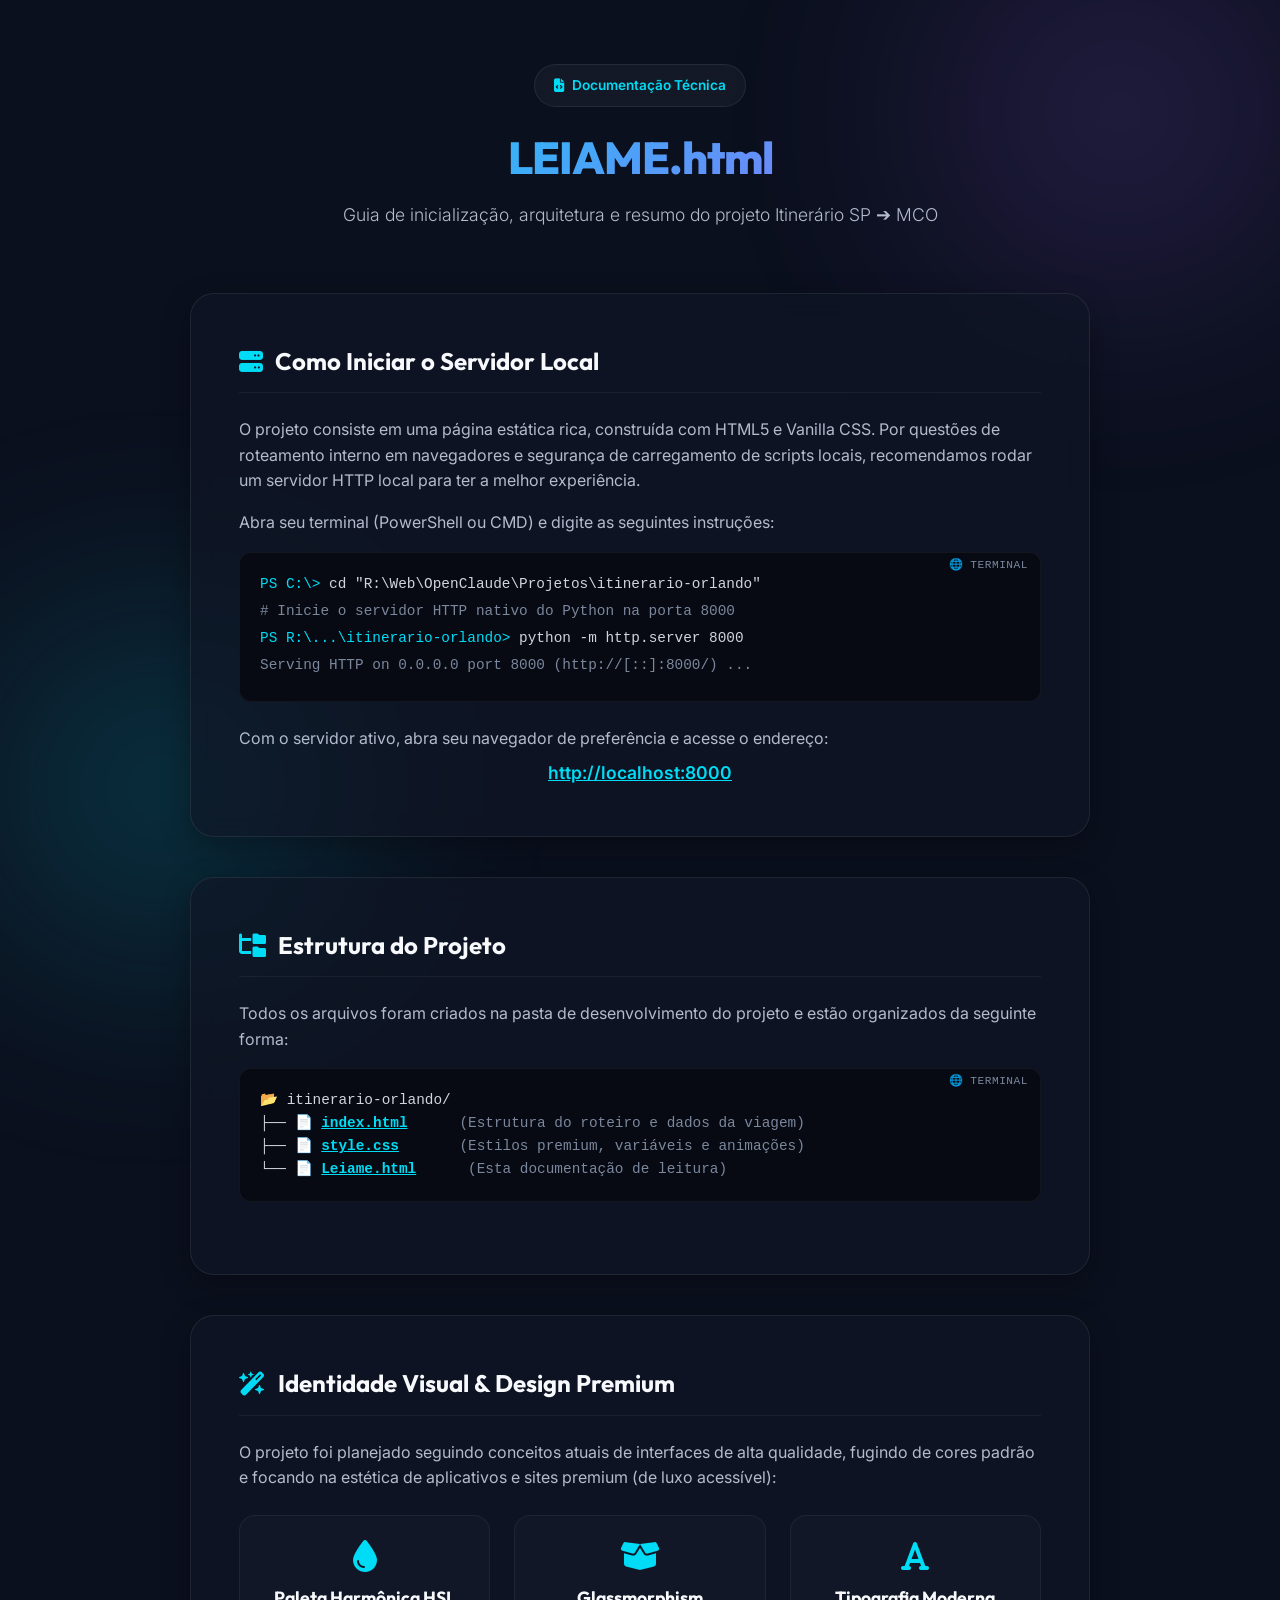
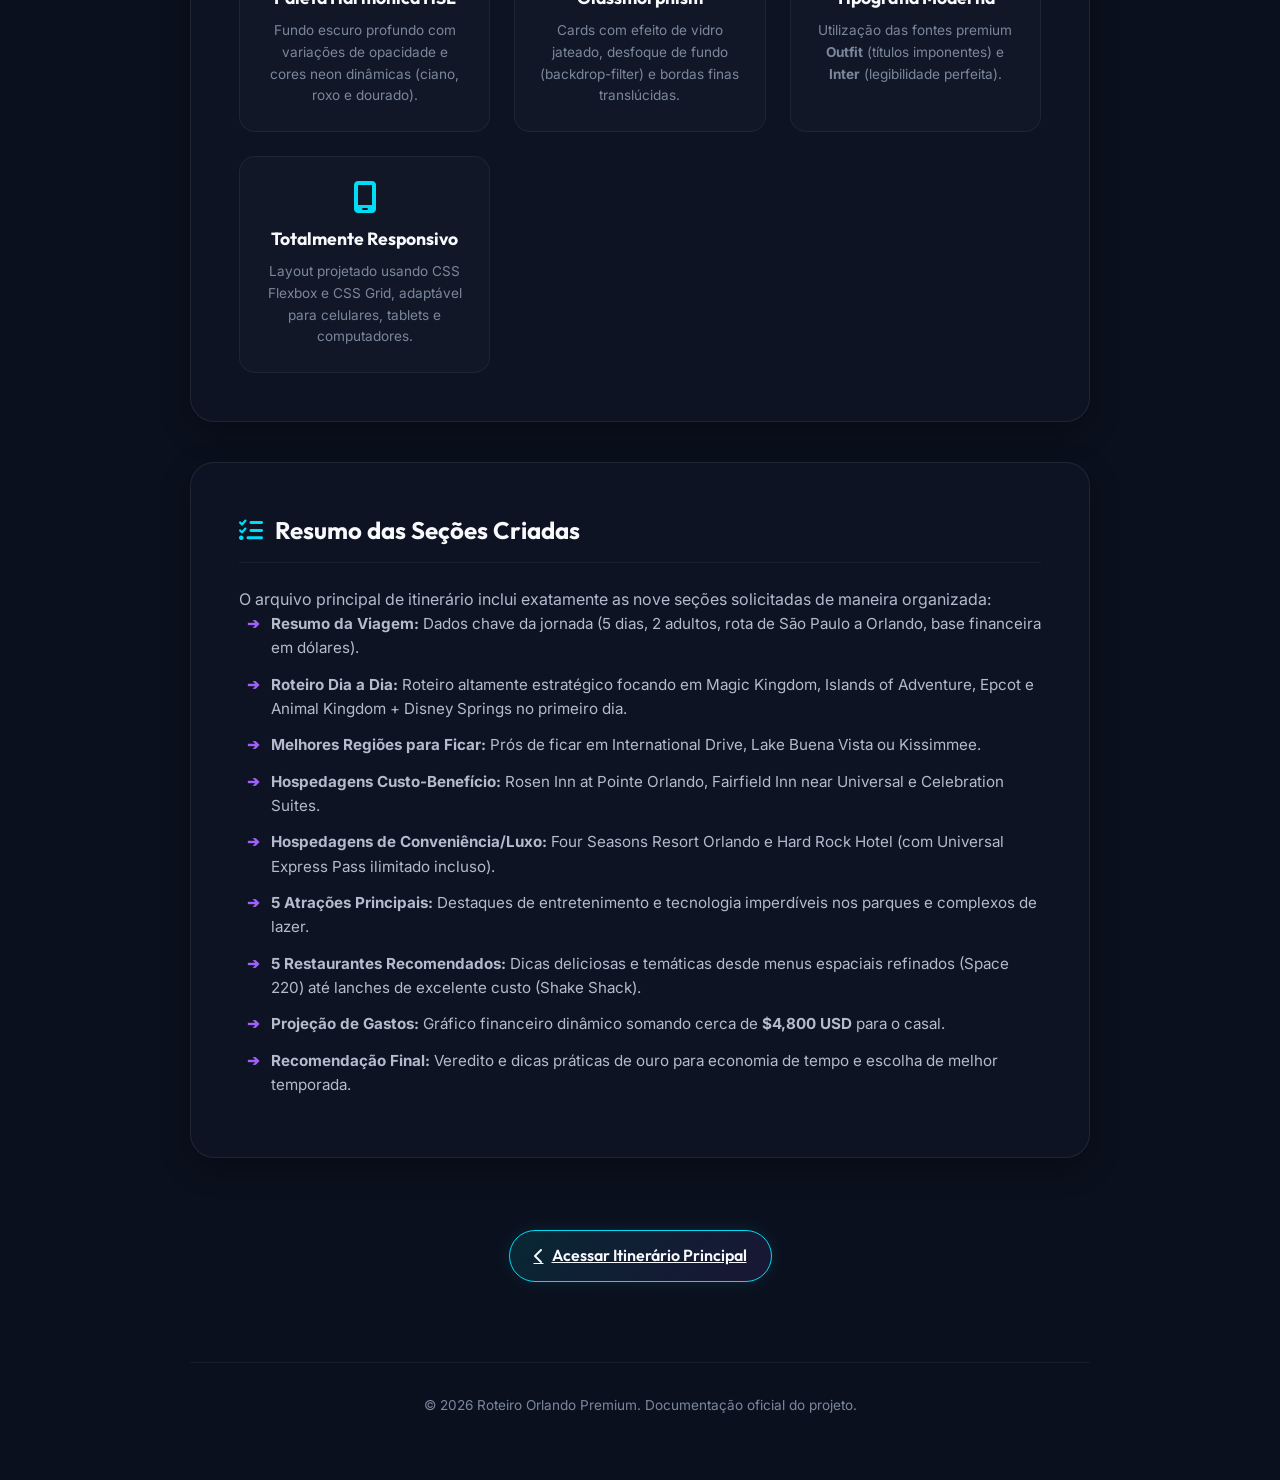
<file: itinerario-orlando/Leiame.html>
<!DOCTYPE html>
<html lang="pt-BR">
<head>
    <meta charset="UTF-8">
    <meta name="viewport" content="width=device-width, initial-scale=1.0">
    <title>Documentação & Leiame | Itinerário SP ➔ MCO</title>
    <!-- Google Fonts -->
    <link rel="preconnect" href="https://fonts.googleapis.com">
    <link rel="preconnect" href="https://fonts.gstatic.com" crossorigin>
    <link href="https://fonts.googleapis.com/css2?family=Inter:wght@300;400;500;600;700&family=Outfit:wght@400;500;600;700;800&display=swap" rel="stylesheet">
    <!-- FontAwesome Icons -->
    <link rel="stylesheet" href="https://cdnjs.cloudflare.com/ajax/libs/font-awesome/6.4.0/css/all.min.css">
    <style>
        /* --- Identity Visual Tokens --- */
        :root {
            --bg-main: hsl(224, 45%, 8%);
            --bg-surface: hsl(224, 40%, 12%);
            --bg-surface-elevated: hsl(224, 35%, 16%);
            
            --accent-cyan: hsl(186, 100%, 48%);
            --accent-cyan-rgb: 0, 242, 254;
            --accent-purple: hsl(265, 95%, 68%);
            --accent-purple-rgb: 157, 78, 255;
            --accent-gold: hsl(42, 100%, 55%);
            --accent-gold-rgb: 255, 178, 26;
            
            --text-primary: hsl(220, 40%, 98%);
            --text-secondary: hsl(220, 20%, 75%);
            --text-muted: hsl(220, 15%, 55%);
            
            --glass-bg: rgba(16, 22, 37, 0.65);
            --glass-border: rgba(255, 255, 255, 0.08);
            
            --font-heading: 'Outfit', sans-serif;
            --font-body: 'Inter', sans-serif;
            
            --transition-smooth: all 0.4s cubic-bezier(0.16, 1, 0.3, 1);
            --transition-quick: all 0.2s ease;
        }

        /* --- Global Reset & Background --- */
        *, *::before, *::after {
            box-sizing: border-box;
            margin: 0;
            padding: 0;
        }

        html {
            scroll-behavior: smooth;
            background-color: var(--bg-main);
            color: var(--text-primary);
        }

        body {
            font-family: var(--font-body);
            line-height: 1.6;
            color: var(--text-secondary);
            min-height: 100vh;
            padding: 4rem 2rem;
            position: relative;
            overflow-x: hidden;
        }

        /* --- Ambient Glows --- */
        .glow {
            position: fixed;
            border-radius: 50%;
            filter: blur(120px);
            z-index: -1;
            opacity: 0.3;
            pointer-events: none;
        }

        .glow-1 {
            top: -10%;
            right: -10%;
            width: 45vw;
            height: 45vh;
            background: radial-gradient(circle, var(--accent-purple) 0%, transparent 70%);
        }

        .glow-2 {
            bottom: -10%;
            left: -10%;
            width: 45vw;
            height: 45vh;
            background: radial-gradient(circle, var(--accent-cyan) 0%, transparent 70%);
        }

        /* --- Layout Container --- */
        .container {
            max-width: 900px;
            margin: 0 auto;
            z-index: 10;
            position: relative;
        }

        /* --- Header Section --- */
        header {
            text-align: center;
            margin-bottom: 4rem;
        }

        .doc-badge {
            display: inline-flex;
            align-items: center;
            gap: 0.5rem;
            background: rgba(255, 255, 255, 0.04);
            border: 1px solid rgba(255, 255, 255, 0.08);
            padding: 0.6rem 1.2rem;
            border-radius: 50px;
            font-size: 0.85rem;
            font-weight: 600;
            color: var(--accent-cyan);
            margin-bottom: 1.5rem;
            backdrop-filter: blur(10px);
        }

        h1 {
            font-family: var(--font-heading);
            font-size: 2.8rem;
            font-weight: 800;
            letter-spacing: -1px;
            line-height: 1.2;
            margin-bottom: 1rem;
            background: linear-gradient(135deg, var(--accent-cyan) 0%, var(--accent-purple) 100%);
            -webkit-background-clip: text;
            -webkit-text-fill-color: transparent;
        }

        .subtitle {
            font-size: 1.1rem;
            color: var(--text-secondary);
            font-weight: 300;
        }

        /* --- Cards & Sections --- */
        section {
            background: var(--glass-bg);
            border: 1px solid var(--glass-border);
            border-radius: 24px;
            padding: 3rem;
            margin-bottom: 2.5rem;
            backdrop-filter: blur(12px);
            box-shadow: 0 10px 30px rgba(0, 0, 0, 0.3);
            transition: var(--transition-smooth);
        }

        section:hover {
            transform: translateY(-4px);
            border-color: rgba(255, 255, 255, 0.15);
            box-shadow: 0 15px 35px rgba(0, 0, 0, 0.4);
        }

        .section-title {
            font-family: var(--font-heading);
            font-size: 1.5rem;
            font-weight: 700;
            color: var(--text-primary);
            margin-bottom: 1.5rem;
            display: flex;
            align-items: center;
            gap: 0.75rem;
            border-bottom: 1px solid rgba(255, 255, 255, 0.05);
            padding-bottom: 0.75rem;
        }

        .section-title i {
            color: var(--accent-cyan);
        }

        /* --- Terminal / Code Block --- */
        .terminal {
            background: hsl(224, 45%, 5%);
            border: 1px solid rgba(255, 255, 255, 0.05);
            border-radius: 12px;
            padding: 1.25rem;
            font-family: 'Courier New', Courier, monospace;
            font-size: 0.9rem;
            color: #d1d5db;
            margin: 1rem 0 1.5rem 0;
            overflow-x: auto;
            position: relative;
        }

        .terminal::before {
            content: '🌐 Terminal';
            position: absolute;
            top: 4px;
            right: 12px;
            font-size: 0.7rem;
            color: var(--text-muted);
            text-transform: uppercase;
            letter-spacing: 0.5px;
        }

        .terminal-line {
            display: block;
            margin-bottom: 0.25rem;
        }

        .terminal-prompt {
            color: var(--accent-cyan);
            user-select: none;
        }

        .terminal-comment {
            color: var(--text-muted);
        }

        /* --- Link styling --- */
        .file-link {
            color: var(--accent-cyan);
            font-weight: 600;
            text-decoration: underline;
        }

        .file-link:hover {
            color: var(--accent-purple);
        }

        /* --- Lists & Bullets --- */
        ul {
            list-style: none;
            padding-left: 0.5rem;
        }

        li {
            margin-bottom: 0.75rem;
            position: relative;
            padding-left: 1.5rem;
            font-size: 0.95rem;
        }

        li::before {
            content: '➔';
            position: absolute;
            left: 0;
            color: var(--accent-purple);
            font-weight: bold;
        }

        .grid-tech {
            display: grid;
            grid-template-columns: repeat(auto-fit, minmax(200px, 1fr));
            gap: 1.5rem;
            margin-top: 1.5rem;
        }

        .tech-box {
            background: rgba(255, 255, 255, 0.02);
            border: 1px solid rgba(255, 255, 255, 0.05);
            padding: 1.5rem;
            border-radius: 16px;
            text-align: center;
        }

        .tech-box i {
            font-size: 2rem;
            color: var(--accent-cyan);
            margin-bottom: 0.75rem;
        }

        .tech-box h4 {
            font-family: var(--font-heading);
            color: var(--text-primary);
            font-size: 1.1rem;
            margin-bottom: 0.5rem;
        }

        .tech-box p {
            font-size: 0.85rem;
            color: var(--text-muted);
        }

        /* --- Footer --- */
        footer {
            text-align: center;
            margin-top: 5rem;
            color: var(--text-muted);
            font-size: 0.85rem;
            border-top: 1px solid rgba(255, 255, 255, 0.05);
            padding-top: 2rem;
        }

        .back-btn {
            display: inline-flex;
            align-items: center;
            gap: 0.5rem;
            background: linear-gradient(135deg, rgba(var(--accent-cyan-rgb), 0.1), rgba(var(--accent-purple-rgb), 0.1));
            border: 1px solid var(--accent-cyan);
            color: var(--text-primary);
            padding: 0.75rem 1.5rem;
            border-radius: 30px;
            font-family: var(--font-heading);
            font-weight: 600;
            margin-top: 2rem;
            box-shadow: 0 0 15px rgba(var(--accent-cyan-rgb), 0.1);
            transition: var(--transition-smooth);
        }

        .back-btn:hover {
            background: linear-gradient(135deg, var(--accent-cyan), var(--accent-purple));
            border-color: transparent;
            box-shadow: 0 0 25px rgba(var(--accent-cyan-rgb), 0.25);
            transform: translateY(-2px);
        }

        @media (max-width: 768px) {
            body {
                padding: 2rem 1rem;
            }
            section {
                padding: 1.75rem;
            }
            h1 {
                font-size: 2.2rem;
            }
        }
    </style>
</head>
<body>

    <div class="glow glow-1"></div>
    <div class="glow glow-2"></div>

    <div class="container">
        <header>
            <div class="doc-badge"><i class="fa-solid fa-file-code"></i> Documentação Técnica</div>
            <h1>LEIAME.html</h1>
            <p class="subtitle">Guia de inicialização, arquitetura e resumo do projeto Itinerário SP ➔ MCO</p>
        </header>

        <main>
            <!-- 1. Como Iniciar o Servidor Local -->
            <section>
                <h2 class="section-title"><i class="fa-solid fa-server"></i> Como Iniciar o Servidor Local</h2>
                <p>O projeto consiste em uma página estática rica, construída com HTML5 e Vanilla CSS. Por questões de roteamento interno em navegadores e segurança de carregamento de scripts locais, recomendamos rodar um servidor HTTP local para ter a melhor experiência.</p>
                
                <p style="margin-top: 1rem;">Abra seu terminal (PowerShell ou CMD) e digite as seguintes instruções:</p>
                
                <div class="terminal">
                    <span class="terminal-line"><span class="terminal-prompt">PS C:\></span> cd "R:\Web\OpenClaude\Projetos\itinerario-orlando"</span>
                    <span class="terminal-line"><span class="terminal-comment"># Inicie o servidor HTTP nativo do Python na porta 8000</span></span>
                    <span class="terminal-line"><span class="terminal-prompt">PS R:\...\itinerario-orlando></span> python -m http.server 8000</span>
                    <span class="terminal-line"><span class="terminal-comment">Serving HTTP on 0.0.0.0 port 8000 (http://[::]:8000/) ...</span></span>
                </div>

                <p>Com o servidor ativo, abra seu navegador de preferência e acesse o endereço:</p>
                <p style="margin-top: 0.5rem; font-size: 1.1rem; font-weight: bold; text-align: center;">
                    <a href="http://localhost:8000" target="_blank" class="file-link">http://localhost:8000</a>
                </p>
            </section>

            <!-- 2. Estrutura dos Arquivos Criados -->
            <section>
                <h2 class="section-title"><i class="fa-solid fa-folder-tree"></i> Estrutura do Projeto</h2>
                <p>Todos os arquivos foram criados na pasta de desenvolvimento do projeto e estão organizados da seguinte forma:</p>
                
                <div class="terminal" style="font-family: monospace;">
                    📂 itinerario-orlando/<br>
                    ├── 📄 <a href="index.html" class="file-link">index.html</a> &nbsp;&nbsp;&nbsp;&nbsp;&nbsp;<span class="terminal-comment">(Estrutura do roteiro e dados da viagem)</span><br>
                    ├── 📄 <a href="style.css" class="file-link">style.css</a> &nbsp;&nbsp;&nbsp;&nbsp;&nbsp;&nbsp;<span class="terminal-comment">(Estilos premium, variáveis e animações)</span><br>
                    └── 📄 <a href="Leiame.html" class="file-link">Leiame.html</a> &nbsp;&nbsp;&nbsp;&nbsp;&nbsp;<span class="terminal-comment">(Esta documentação de leitura)</span>
                </div>
            </section>

            <!-- 3. Detalhes do Design & Tecnologia -->
            <section>
                <h2 class="section-title"><i class="fa-solid fa-wand-magic-sparkles"></i> Identidade Visual & Design Premium</h2>
                <p>O projeto foi planejado seguindo conceitos atuais de interfaces de alta qualidade, fugindo de cores padrão e focando na estética de aplicativos e sites premium (de luxo acessível):</p>
                
                <div class="grid-tech">
                    <div class="tech-box">
                        <i class="fa-solid fa-droplet"></i>
                        <h4>Paleta Harmônica HSL</h4>
                        <p>Fundo escuro profundo com variações de opacidade e cores neon dinâmicas (ciano, roxo e dourado).</p>
                    </div>

                    <div class="tech-box">
                        <i class="fa-solid fa-box-open"></i>
                        <h4>Glassmorphism</h4>
                        <p>Cards com efeito de vidro jateado, desfoque de fundo (backdrop-filter) e bordas finas translúcidas.</p>
                    </div>

                    <div class="tech-box">
                        <i class="fa-solid fa-font"></i>
                        <h4>Tipografia Moderna</h4>
                        <p>Utilização das fontes premium <strong>Outfit</strong> (títulos imponentes) e <strong>Inter</strong> (legibilidade perfeita).</p>
                    </div>

                    <div class="tech-box">
                        <i class="fa-solid fa-mobile-screen"></i>
                        <h4>Totalmente Responsivo</h4>
                        <p>Layout projetado usando CSS Flexbox e CSS Grid, adaptável para celulares, tablets e computadores.</p>
                    </div>
                </div>
            </section>

            <!-- 4. Resumo das Seções do Roteiro -->
            <section>
                <h2 class="section-title"><i class="fa-solid fa-list-check"></i> Resumo das Seções Criadas</h2>
                <p>O arquivo principal de itinerário inclui exatamente as nove seções solicitadas de maneira organizada:</p>
                <ul>
                    <li><strong>Resumo da Viagem:</strong> Dados chave da jornada (5 dias, 2 adultos, rota de São Paulo a Orlando, base financeira em dólares).</li>
                    <li><strong>Roteiro Dia a Dia:</strong> Roteiro altamente estratégico focando em Magic Kingdom, Islands of Adventure, Epcot e Animal Kingdom + Disney Springs no primeiro dia.</li>
                    <li><strong>Melhores Regiões para Ficar:</strong> Prós de ficar em International Drive, Lake Buena Vista ou Kissimmee.</li>
                    <li><strong>Hospedagens Custo-Benefício:</strong> Rosen Inn at Pointe Orlando, Fairfield Inn near Universal e Celebration Suites.</li>
                    <li><strong>Hospedagens de Conveniência/Luxo:</strong> Four Seasons Resort Orlando e Hard Rock Hotel (com Universal Express Pass ilimitado incluso).</li>
                    <li><strong>5 Atrações Principais:</strong> Destaques de entretenimento e tecnologia imperdíveis nos parques e complexos de lazer.</li>
                    <li><strong>5 Restaurantes Recomendados:</strong> Dicas deliciosas e temáticas desde menus espaciais refinados (Space 220) até lanches de excelente custo (Shake Shack).</li>
                    <li><strong>Projeção de Gastos:</strong> Gráfico financeiro dinâmico somando cerca de <strong>$4,800 USD</strong> para o casal.</li>
                    <li><strong>Recomendação Final:</strong> Veredito e dicas práticas de ouro para economia de tempo e escolha de melhor temporada.</li>
                </ul>
            </section>

            <div style="text-align: center;">
                <a href="index.html" class="back-btn"><i class="fa-solid fa-chevron-left"></i> Acessar Itinerário Principal</a>
            </div>
        </main>

        <footer>
            <p>&copy; 2026 Roteiro Orlando Premium. Documentação oficial do projeto.</p>
        </footer>
    </div>

</body>
</html>
</file>
<file: itinerario-orlando/style.css>
/* ==========================================================================
   São Paulo to Orlando | Premium Travel Itinerary Stylesheet
   Design System: Sleek Dark Glassmorphism & Vivid Accent Highlights
   ========================================================================== */

/* --- Modern Google Fonts Reset & Variables --- */
:root {
    /* Color Palette - Vibrant HSL Hues */
    --bg-main: hsl(224, 45%, 8%);
    --bg-surface: hsl(224, 40%, 12%);
    --bg-surface-elevated: hsl(224, 35%, 16%);
    
    --accent-cyan: hsl(186, 100%, 48%);
    --accent-cyan-rgb: 0, 242, 254;
    --accent-purple: hsl(265, 95%, 68%);
    --accent-purple-rgb: 157, 78, 255;
    --accent-gold: hsl(42, 100%, 55%);
    --accent-gold-rgb: 255, 178, 26;
    --accent-red: hsl(351, 95%, 62%);
    
    --text-primary: hsl(220, 40%, 98%);
    --text-secondary: hsl(220, 20%, 75%);
    --text-muted: hsl(220, 15%, 55%);
    
    /* Glassmorphism Presets */
    --glass-bg: rgba(16, 22, 37, 0.65);
    --glass-border: rgba(255, 255, 255, 0.08);
    --glass-glow: rgba(0, 242, 254, 0.05);
    
    /* Typography & Sizing */
    --font-heading: 'Outfit', -apple-system, BlinkMacSystemFont, "Segoe UI", Roboto, sans-serif;
    --font-body: 'Inter', -apple-system, BlinkMacSystemFont, "Segoe UI", Roboto, sans-serif;
    
    --transition-smooth: all 0.4s cubic-bezier(0.16, 1, 0.3, 1);
    --transition-quick: all 0.2s ease;
    
    /* Shadow Presets */
    --shadow-sm: 0 4px 6px -1px rgba(0, 0, 0, 0.2);
    --shadow-md: 0 10px 15px -3px rgba(0, 0, 0, 0.3), 0 4px 6px -2px rgba(0, 0, 0, 0.1);
    --shadow-lg: 0 20px 25px -5px rgba(0, 0, 0, 0.4), 0 10px 10px -5px rgba(0, 0, 0, 0.2);
    --shadow-glow-cyan: 0 0 25px rgba(0, 242, 254, 0.25);
    --shadow-glow-purple: 0 0 25px rgba(157, 78, 255, 0.25);
}

/* --- Global Resets & Base Styles --- */
*, *::before, *::after {
    box-sizing: border-box;
    margin: 0;
    padding: 0;
}

html {
    scroll-behavior: smooth;
    font-size: 16px;
    background-color: var(--bg-main);
    color: var(--text-primary);
    overflow-x: hidden;
}

body {
    font-family: var(--font-body);
    line-height: 1.6;
    color: var(--text-secondary);
    min-height: 100vh;
    position: relative;
}

/* Custom Premium Scrollbar */
::-webkit-scrollbar {
    width: 8px;
    height: 8px;
}

::-webkit-scrollbar-track {
    background: var(--bg-main);
}

::-webkit-scrollbar-thumb {
    background: var(--bg-surface-elevated);
    border-radius: 4px;
    border: 2px solid var(--bg-main);
}

::-webkit-scrollbar-thumb:hover {
    background: var(--accent-cyan);
}

a {
    color: inherit;
    text-decoration: none;
    transition: var(--transition-quick);
}

ul {
    list-style: none;
}

/* --- Background Ambient Glow Blobs --- */
.glow-bg {
    position: fixed;
    border-radius: 50%;
    filter: blur(120px);
    z-index: -1;
    pointer-events: none;
    opacity: 0.4;
    mix-blend-mode: screen;
    animation: floatGlow 15s infinite alternate ease-in-out;
}

.glow-bg-1 {
    top: -10%;
    left: -10%;
    width: 50vw;
    height: 50vh;
    background: radial-gradient(circle, var(--accent-cyan) 0%, transparent 70%);
}

.glow-bg-2 {
    bottom: -10%;
    right: -10%;
    width: 60vw;
    height: 60vh;
    background: radial-gradient(circle, var(--accent-purple) 0%, transparent 70%);
    animation-delay: -5s;
}

.glow-bg-3 {
    top: 40%;
    right: 20%;
    width: 35vw;
    height: 35vh;
    background: radial-gradient(circle, var(--accent-gold) 0%, transparent 70%);
    opacity: 0.15;
    animation-delay: -10s;
}

@keyframes floatGlow {
    0% { transform: translate(0, 0) scale(1); }
    100% { transform: translate(8%, 10%) scale(1.15); }
}

/* --- Navigation Bar --- */
.navbar {
    position: fixed;
    top: 0;
    left: 0;
    width: 100%;
    z-index: 1000;
    padding: 1.25rem 0;
    background: rgba(10, 15, 28, 0.4);
    backdrop-filter: blur(16px);
    border-bottom: 1px solid rgba(255, 255, 255, 0.05);
    transition: var(--transition-smooth);
}

.navbar-shrunk {
    padding: 0.75rem 0;
    background: rgba(10, 15, 28, 0.85);
    box-shadow: var(--shadow-md);
}

.nav-container {
    max-width: 1200px;
    margin: 0 auto;
    padding: 0 2rem;
    display: flex;
    justify-content: space-between;
    align-items: center;
}

.nav-logo {
    display: flex;
    align-items: center;
    gap: 0.5rem;
    font-family: var(--font-heading);
    font-weight: 800;
    font-size: 1.5rem;
    color: var(--text-primary);
    letter-spacing: -0.5px;
}

.logo-icon {
    color: var(--accent-cyan);
    font-size: 1.35rem;
    transform: rotate(0deg);
    transition: var(--transition-smooth);
}

.nav-logo:hover .logo-icon {
    transform: rotate(15deg) scale(1.1);
    color: var(--accent-purple);
}

.nav-logo span span {
    color: var(--accent-cyan);
}

.nav-menu {
    display: flex;
    align-items: center;
    gap: 1.5rem;
}

.nav-link {
    font-size: 0.9rem;
    font-weight: 500;
    color: var(--text-secondary);
    display: flex;
    align-items: center;
    gap: 0.4rem;
    position: relative;
    padding: 0.5rem 0.25rem;
}

.nav-link i {
    font-size: 0.85rem;
    opacity: 0.7;
}

.nav-link:hover, .nav-link.active {
    color: var(--text-primary);
}

.nav-link::after {
    content: '';
    position: absolute;
    bottom: -2px;
    left: 0;
    width: 0;
    height: 2px;
    background: linear-gradient(90deg, var(--accent-cyan), var(--accent-purple));
    transition: var(--transition-quick);
    border-radius: 2px;
}

.nav-link:hover::after, .nav-link.active::after {
    width: 100%;
}

.nav-btn {
    background: linear-gradient(135deg, rgba(var(--accent-cyan-rgb), 0.1), rgba(var(--accent-purple-rgb), 0.1));
    border: 1px solid var(--accent-cyan);
    padding: 0.5rem 1.2rem;
    border-radius: 30px;
    color: var(--text-primary) !important;
    transition: var(--transition-smooth);
    box-shadow: 0 0 15px rgba(var(--accent-cyan-rgb), 0.1);
}

.nav-btn:hover {
    background: linear-gradient(135deg, var(--accent-cyan), var(--accent-purple));
    border-color: transparent;
    box-shadow: var(--shadow-glow-cyan);
    transform: translateY(-2px);
}

.nav-btn::after {
    display: none;
}

.menu-toggle {
    display: none;
    background: none;
    border: none;
    color: var(--text-primary);
    font-size: 1.5rem;
    cursor: pointer;
}

/* --- Hero Section --- */
.hero-section {
    position: relative;
    padding: 11rem 2rem 7rem 2rem;
    display: flex;
    align-items: center;
    justify-content: center;
    text-align: center;
    min-height: 85vh;
}

.hero-content {
    max-width: 800px;
    z-index: 10;
}

.badge {
    display: inline-flex;
    align-items: center;
    gap: 0.5rem;
    background: rgba(255, 255, 255, 0.04);
    border: 1px solid rgba(255, 255, 255, 0.08);
    padding: 0.6rem 1.2rem;
    border-radius: 50px;
    font-size: 0.85rem;
    font-weight: 600;
    color: var(--accent-cyan);
    margin-bottom: 2rem;
    box-shadow: var(--shadow-sm);
    backdrop-filter: blur(10px);
}

.badge i {
    font-size: 0.9rem;
    animation: pulseGlow 2s infinite ease-in-out;
}

.hero-title {
    font-family: var(--font-heading);
    font-weight: 800;
    font-size: clamp(2.5rem, 5vw, 4.5rem);
    line-height: 1.1;
    letter-spacing: -2px;
    margin-bottom: 1.5rem;
    color: var(--text-primary);
}

.highlight-text {
    background: linear-gradient(135deg, var(--accent-cyan) 0%, var(--accent-purple) 50%, var(--accent-gold) 100%);
    -webkit-background-clip: text;
    -webkit-text-fill-color: transparent;
    display: inline-block;
}

.hero-subtitle {
    font-size: clamp(1rem, 2.5vw, 1.25rem);
    font-weight: 300;
    color: var(--text-secondary);
    margin-bottom: 3rem;
    max-width: 650px;
    margin-left: auto;
    margin-right: auto;
}

.hero-cta {
    display: flex;
    gap: 1.25rem;
    justify-content: center;
    align-items: center;
}

/* Button UI Components */
.btn {
    display: inline-flex;
    align-items: center;
    gap: 0.75rem;
    padding: 1rem 2rem;
    border-radius: 50px;
    font-family: var(--font-heading);
    font-weight: 600;
    font-size: 0.95rem;
    cursor: pointer;
    box-shadow: var(--shadow-md);
    transition: var(--transition-smooth);
}

.btn-primary {
    background: linear-gradient(135deg, var(--accent-cyan) 0%, var(--accent-purple) 100%);
    color: var(--bg-main);
    color: #0b0f1a;
    font-weight: 700;
}

.btn-primary:hover {
    transform: translateY(-4px);
    box-shadow: var(--shadow-glow-cyan), 0 10px 20px rgba(0, 242, 254, 0.15);
}

.btn-secondary {
    background: var(--glass-bg);
    border: 1px solid var(--glass-border);
    color: var(--text-primary);
    backdrop-filter: blur(10px);
}

.btn-secondary:hover {
    transform: translateY(-4px);
    border-color: var(--accent-purple);
    background: rgba(255, 255, 255, 0.05);
    box-shadow: var(--shadow-glow-purple);
}

/* --- Section Formatting --- */
.main-container {
    max-width: 1200px;
    margin: 0 auto;
    padding: 0 2rem;
    position: relative;
    z-index: 10;
}

.section-container {
    padding: 6rem 0;
    border-bottom: 1px solid rgba(255, 255, 255, 0.05);
}

.last-section {
    border-bottom: none;
}

.section-header {
    display: flex;
    align-items: center;
    gap: 1.5rem;
    margin-bottom: 4rem;
}

.section-icon {
    width: 60px;
    height: 60px;
    border-radius: 16px;
    background: linear-gradient(135deg, rgba(var(--accent-cyan-rgb), 0.1) 0%, rgba(var(--accent-purple-rgb), 0.1) 100%);
    border: 1px solid var(--glass-border);
    display: flex;
    align-items: center;
    justify-content: center;
    color: var(--accent-cyan);
    font-size: 1.5rem;
    box-shadow: var(--shadow-sm);
    flex-shrink: 0;
}

.section-title {
    font-family: var(--font-heading);
    font-weight: 700;
    font-size: clamp(1.75rem, 4vw, 2.5rem);
    color: var(--text-primary);
    letter-spacing: -1px;
    line-height: 1.2;
}

.section-subtitle {
    color: var(--text-muted);
    font-size: 0.95rem;
    margin-top: 0.25rem;
}

/* --- 1. Travel Summary Styles --- */
.summary-grid {
    display: grid;
    grid-template-columns: repeat(auto-fit, minmax(260px, 1fr));
    gap: 2rem;
}

.summary-card {
    position: relative;
    background: var(--glass-bg);
    border: 1px solid var(--glass-border);
    border-radius: 24px;
    padding: 2.5rem 2rem;
    text-align: center;
    backdrop-filter: blur(12px);
    overflow: hidden;
    transition: var(--transition-smooth);
    box-shadow: var(--shadow-md);
}

.summary-card:hover {
    transform: translateY(-8px);
    border-color: rgba(var(--accent-cyan-rgb), 0.4);
    box-shadow: 0 15px 30px rgba(0, 0, 0, 0.4), var(--shadow-glow-cyan);
}

.card-glow {
    position: absolute;
    top: -50%;
    left: -50%;
    width: 200%;
    height: 200%;
    background: radial-gradient(circle, rgba(var(--accent-cyan-rgb), 0.05) 0%, transparent 60%);
    opacity: 0;
    transition: var(--transition-smooth);
    pointer-events: none;
}

.summary-card:hover .card-glow {
    opacity: 1;
}

.summary-icon {
    width: 50px;
    height: 50px;
    margin: 0 auto 1.5rem auto;
    border-radius: 50%;
    background: rgba(255, 255, 255, 0.03);
    border: 1px solid rgba(255, 255, 255, 0.08);
    display: flex;
    align-items: center;
    justify-content: center;
    color: var(--accent-purple);
    font-size: 1.25rem;
    transition: var(--transition-smooth);
}

.summary-card:hover .summary-icon {
    background: var(--accent-purple);
    color: var(--bg-main);
    transform: scale(1.1);
}

.summary-card h3 {
    font-family: var(--font-heading);
    font-weight: 500;
    font-size: 1.05rem;
    color: var(--text-secondary);
    margin-bottom: 0.75rem;
}

.summary-value {
    font-family: var(--font-heading);
    font-weight: 800;
    font-size: 1.8rem;
    color: var(--text-primary);
    margin-bottom: 0.25rem;
    letter-spacing: -0.5px;
}

.summary-value-sub {
    font-size: 1.1rem;
    font-weight: 600;
    color: var(--accent-cyan);
    margin-bottom: 0.5rem;
}

.summary-details {
    font-size: 0.8rem;
    color: var(--text-muted);
}

/* --- 2. Day-by-day Itinerary Timeline --- */
.timeline {
    position: relative;
    max-width: 900px;
    margin: 0 auto;
    padding: 2rem 0;
}

.timeline::before {
    content: '';
    position: absolute;
    top: 0;
    left: 45px;
    width: 2px;
    height: 100%;
    background: linear-gradient(to bottom, var(--accent-cyan) 0%, var(--accent-purple) 50%, var(--accent-gold) 100%);
    opacity: 0.25;
}

.timeline-item {
    position: relative;
    padding-left: 110px;
    margin-bottom: 3.5rem;
}

.timeline-item:last-child {
    margin-bottom: 0;
}

.timeline-badge {
    position: absolute;
    left: 15px;
    top: 5px;
    width: 62px;
    height: 62px;
    border-radius: 50%;
    background: var(--bg-surface-elevated);
    border: 3px solid var(--accent-cyan);
    color: var(--text-primary);
    display: flex;
    align-items: center;
    justify-content: center;
    font-family: var(--font-heading);
    font-weight: 800;
    font-size: 0.95rem;
    z-index: 10;
    box-shadow: 0 0 15px rgba(0, 242, 254, 0.2);
    transition: var(--transition-smooth);
}

.timeline-item:nth-child(even) .timeline-badge {
    border-color: var(--accent-purple);
    box-shadow: 0 0 15px rgba(157, 78, 255, 0.2);
}

.timeline-item:nth-child(3) .timeline-badge {
    border-color: var(--accent-cyan);
}
.timeline-item:nth-child(4) .timeline-badge {
    border-color: var(--accent-purple);
}
.timeline-item:nth-child(5) .timeline-badge {
    border-color: var(--accent-gold);
    box-shadow: 0 0 15px rgba(255, 178, 26, 0.2);
}

.timeline-item:hover .timeline-badge {
    transform: scale(1.1) rotate(360deg);
}

.card {
    background: var(--glass-bg);
    border: 1px solid var(--glass-border);
    border-radius: 20px;
    padding: 2.25rem;
    backdrop-filter: blur(12px);
    box-shadow: var(--shadow-md);
    transition: var(--transition-smooth);
}

.card:hover {
    border-color: rgba(255, 255, 255, 0.15);
    box-shadow: var(--shadow-lg);
    background: rgba(20, 28, 48, 0.7);
}

.card-header-badge {
    display: inline-flex;
    align-items: center;
    gap: 0.4rem;
    background: rgba(255, 255, 255, 0.05);
    border: 1px solid rgba(255, 255, 255, 0.08);
    color: var(--accent-cyan);
    font-size: 0.75rem;
    font-weight: 700;
    text-transform: uppercase;
    letter-spacing: 0.5px;
    padding: 0.4rem 0.8rem;
    border-radius: 6px;
    margin-bottom: 1.25rem;
}

.timeline-item:nth-child(even) .card-header-badge {
    color: var(--accent-purple);
}
.timeline-item:nth-child(5) .card-header-badge {
    color: var(--accent-gold);
}

.timeline-content h3 {
    font-family: var(--font-heading);
    font-weight: 700;
    font-size: 1.35rem;
    color: var(--text-primary);
    margin-bottom: 0.75rem;
}

.timeline-content p {
    font-size: 0.95rem;
    color: var(--text-secondary);
    margin-bottom: 1.5rem;
}

.timeline-highlights {
    display: flex;
    flex-wrap: wrap;
    gap: 0.6rem;
    margin-bottom: 1.5rem;
}

.highlight-tag {
    background: rgba(255, 255, 255, 0.03);
    border: 1px solid rgba(255, 255, 255, 0.05);
    padding: 0.35rem 0.75rem;
    border-radius: 8px;
    font-size: 0.8rem;
    font-weight: 500;
    color: var(--text-secondary);
    display: flex;
    align-items: center;
    gap: 0.4rem;
    transition: var(--transition-quick);
}

.highlight-tag i {
    color: var(--accent-cyan);
}

.timeline-item:nth-child(even) .highlight-tag i {
    color: var(--accent-purple);
}
.timeline-item:nth-child(5) .highlight-tag i {
    color: var(--accent-gold);
}

.timeline-content:hover .highlight-tag {
    background: rgba(255, 255, 255, 0.06);
    border-color: rgba(255, 255, 255, 0.1);
}

.timeline-note {
    font-size: 0.85rem !important;
    background: rgba(var(--accent-cyan-rgb), 0.03);
    border-left: 3px solid var(--accent-cyan);
    padding: 0.75rem 1rem;
    border-radius: 0 8px 8px 0;
    color: var(--text-secondary) !important;
    margin-bottom: 0 !important;
}

.timeline-item:nth-child(even) .timeline-note {
    background: rgba(var(--accent-purple-rgb), 0.03);
    border-left-color: var(--accent-purple);
}
.timeline-item:nth-child(5) .timeline-note {
    background: rgba(255, 178, 26, 0.03);
    border-left-color: var(--accent-gold);
}

/* --- 3. Best Regions To Stay --- */
.regions-container {
    display: grid;
    grid-template-columns: repeat(auto-fit, minmax(320px, 1fr));
    gap: 2.5rem;
}

.region-card {
    background: var(--glass-bg);
    border: 1px solid var(--glass-border);
    border-radius: 24px;
    overflow: hidden;
    transition: var(--transition-smooth);
    box-shadow: var(--shadow-md);
    display: flex;
    flex-direction: column;
}

.region-card:hover {
    transform: translateY(-8px);
    border-color: rgba(255, 255, 255, 0.15);
    box-shadow: var(--shadow-lg);
}

.region-img-fallback {
    height: 180px;
    background: linear-gradient(135deg, var(--bg-surface-elevated), var(--bg-surface));
    display: flex;
    align-items: center;
    justify-content: center;
    color: var(--accent-cyan);
    font-size: 3rem;
    border-bottom: 1px solid var(--glass-border);
    position: relative;
}

.region-card:nth-child(2) .region-img-fallback {
    color: var(--accent-purple);
}
.region-card:nth-child(3) .region-img-fallback {
    color: var(--accent-gold);
}

.region-img-fallback::before {
    content: '';
    position: absolute;
    top: 0;
    left: 0;
    width: 100%;
    height: 100%;
    background: linear-gradient(to bottom, transparent 30%, rgba(11, 15, 26, 0.8));
}

.region-content {
    padding: 2rem;
    flex-grow: 1;
    display: flex;
    flex-direction: column;
}

.region-content h3 {
    font-family: var(--font-heading);
    font-weight: 700;
    font-size: 1.35rem;
    color: var(--text-primary);
    margin-bottom: 0.5rem;
}

.region-meta {
    font-size: 0.8rem;
    font-weight: 600;
    color: var(--accent-cyan);
    text-transform: uppercase;
    letter-spacing: 0.5px;
    margin-bottom: 1.25rem;
    display: flex;
    align-items: center;
    gap: 0.4rem;
}

.region-card:nth-child(2) .region-meta {
    color: var(--accent-purple);
}
.region-card:nth-child(3) .region-meta {
    color: var(--accent-gold);
}

.region-content p {
    font-size: 0.9rem;
    color: var(--text-secondary);
    margin-bottom: 1.5rem;
}

.region-points {
    margin-top: auto;
    display: flex;
    flex-direction: column;
    gap: 0.6rem;
}

.region-points li {
    font-size: 0.85rem;
    color: var(--text-secondary);
    display: flex;
    align-items: flex-start;
    gap: 0.5rem;
}

.region-points li i {
    color: var(--accent-cyan);
    font-size: 0.8rem;
    margin-top: 0.25rem;
}

.region-card:nth-child(2) .region-points li i {
    color: var(--accent-purple);
}
.region-card:nth-child(3) .region-points li i {
    color: var(--accent-gold);
}

/* --- 4. Budget & 5. Luxury Hotels Styles --- */
.hotel-section-title {
    margin-bottom: 2rem;
}

.space-above {
    margin-top: 5rem;
}

.hotel-category-badge {
    display: inline-flex;
    align-items: center;
    gap: 0.5rem;
    padding: 0.4rem 1rem;
    border-radius: 50px;
    font-size: 0.75rem;
    font-weight: 700;
    text-transform: uppercase;
    letter-spacing: 0.5px;
    margin-bottom: 0.75rem;
}

.budget-badge {
    background: rgba(0, 242, 254, 0.08);
    border: 1px solid rgba(0, 242, 254, 0.2);
    color: var(--accent-cyan);
}

.luxury-badge {
    background: rgba(157, 78, 255, 0.08);
    border: 1px solid rgba(157, 78, 255, 0.2);
    color: var(--accent-purple);
}

.hotel-section-title h3 {
    font-family: var(--font-heading);
    font-weight: 600;
    font-size: 1.5rem;
    color: var(--text-primary);
}

.hotels-grid {
    display: grid;
    grid-template-columns: repeat(auto-fit, minmax(300px, 1fr));
    gap: 2rem;
}

.luxury-grid {
    grid-template-columns: repeat(auto-fit, minmax(400px, 1fr));
}

@media (max-width: 900px) {
    .luxury-grid {
        grid-template-columns: repeat(auto-fit, minmax(300px, 1fr));
    }
}

.hotel-card {
    background: var(--glass-bg);
    border: 1px solid var(--glass-border);
    border-radius: 20px;
    overflow: hidden;
    transition: var(--transition-smooth);
    box-shadow: var(--shadow-md);
    display: flex;
    flex-direction: column;
}

.hotel-card:hover {
    transform: translateY(-6px);
    border-color: rgba(255, 255, 255, 0.15);
    box-shadow: var(--shadow-lg);
}

.hotel-card.luxury {
    border-left: 3px solid var(--accent-purple);
}

.hotel-card:not(.luxury) {
    border-left: 3px solid var(--accent-cyan);
}

.hotel-header {
    padding: 2rem 2rem 1.25rem 2rem;
    display: flex;
    justify-content: space-between;
    align-items: flex-start;
    gap: 1rem;
    border-bottom: 1px solid rgba(255, 255, 255, 0.03);
}

.hotel-price {
    font-family: var(--font-heading);
    font-weight: 800;
    font-size: 1.25rem;
    color: var(--text-primary);
    white-space: nowrap;
}

.hotel-card.luxury .hotel-price {
    color: var(--accent-gold);
}
.hotel-card:not(.luxury) .hotel-price {
    color: var(--accent-cyan);
}

.hotel-price small {
    font-size: 0.75rem;
    font-weight: 500;
    color: var(--text-muted);
}

.hotel-header h4 {
    font-family: var(--font-heading);
    font-weight: 700;
    font-size: 1.2rem;
    color: var(--text-primary);
    line-height: 1.3;
}

.hotel-body {
    padding: 1.5rem 2rem 2rem 2rem;
    flex-grow: 1;
    display: flex;
    flex-direction: column;
}

.hotel-location {
    font-size: 0.8rem;
    font-weight: 600;
    color: var(--text-muted);
    margin-bottom: 1rem;
    display: flex;
    align-items: center;
    gap: 0.4rem;
}

.hotel-location i {
    color: var(--accent-red);
}

.hotel-desc {
    font-size: 0.88rem;
    color: var(--text-secondary);
    line-height: 1.5;
    margin-bottom: 1.5rem;
    flex-grow: 1;
}

.hotel-amenities {
    display: flex;
    flex-wrap: wrap;
    gap: 0.5rem;
}

.hotel-amenities span {
    background: rgba(255, 255, 255, 0.03);
    border: 1px solid rgba(255, 255, 255, 0.05);
    padding: 0.35rem 0.65rem;
    border-radius: 6px;
    font-size: 0.75rem;
    font-weight: 500;
    color: var(--text-secondary);
    display: inline-flex;
    align-items: center;
    gap: 0.35rem;
}

.hotel-amenities span i {
    color: var(--accent-cyan);
}

.hotel-card.luxury .hotel-amenities span i {
    color: var(--accent-purple);
}

/* --- 6. 5 Main Attractions --- */
.attractions-list {
    display: flex;
    flex-direction: column;
    gap: 1.5rem;
}

.attraction-row {
    background: var(--glass-bg);
    border: 1px solid var(--glass-border);
    border-radius: 20px;
    padding: 1.75rem 2.5rem;
    display: flex;
    align-items: center;
    gap: 2.5rem;
    transition: var(--transition-smooth);
    box-shadow: var(--shadow-sm);
    position: relative;
    overflow: hidden;
}

.attraction-row::before {
    content: '';
    position: absolute;
    left: 0;
    top: 0;
    width: 4px;
    height: 100%;
    background: var(--accent-cyan);
    opacity: 0;
    transition: var(--transition-smooth);
}

.attraction-row:hover::before {
    opacity: 1;
}

.attraction-row:nth-child(even)::before {
    background: var(--accent-purple);
}
.attraction-row:nth-child(5)::before {
    background: var(--accent-gold);
}

.attraction-row:hover {
    transform: translateX(10px);
    border-color: rgba(255, 255, 255, 0.15);
    box-shadow: var(--shadow-md);
    background: rgba(25, 34, 58, 0.7);
}

.attraction-num {
    font-family: var(--font-heading);
    font-weight: 800;
    font-size: 2.5rem;
    color: rgba(255, 255, 255, 0.05);
    transition: var(--transition-smooth);
    flex-shrink: 0;
}

.attraction-row:hover .attraction-num {
    color: var(--accent-cyan);
    transform: scale(1.1);
}

.attraction-row:nth-child(even):hover .attraction-num {
    color: var(--accent-purple);
}
.attraction-row:nth-child(5):hover .attraction-num {
    color: var(--accent-gold);
}

.attraction-info {
    flex-grow: 1;
}

.attraction-info h3 {
    font-family: var(--font-heading);
    font-weight: 700;
    font-size: 1.25rem;
    color: var(--text-primary);
    margin-bottom: 0.5rem;
}

.attraction-info p {
    font-size: 0.9rem;
    color: var(--text-secondary);
    line-height: 1.5;
}

.attraction-tag {
    flex-shrink: 0;
    background: rgba(255, 255, 255, 0.03);
    border: 1px solid rgba(255, 255, 255, 0.05);
    padding: 0.5rem 1.25rem;
    border-radius: 50px;
    font-size: 0.75rem;
    font-weight: 700;
    color: var(--text-secondary);
    display: flex;
    align-items: center;
    gap: 0.5rem;
    transition: var(--transition-quick);
}

.attraction-tag i {
    color: var(--accent-cyan);
}

.attraction-row:nth-child(even) .attraction-tag i {
    color: var(--accent-purple);
}
.attraction-row:nth-child(5) .attraction-tag i {
    color: var(--accent-gold);
}

.attraction-row:hover .attraction-tag {
    background: rgba(255, 255, 255, 0.07);
    border-color: rgba(255, 255, 255, 0.1);
    color: var(--text-primary);
}

@media (max-width: 768px) {
    .attraction-row {
        flex-direction: column;
        align-items: flex-start;
        gap: 1rem;
        padding: 2rem;
    }
    
    .attraction-tag {
        align-self: flex-start;
    }
    
    .attraction-row:hover {
        transform: translateY(-5px);
    }
}

/* --- 7. 5 Recommended Restaurants --- */
.restaurants-grid {
    display: grid;
    grid-template-columns: repeat(auto-fit, minmax(280px, 1fr));
    gap: 2rem;
}

.restaurant-card {
    background: var(--glass-bg);
    border: 1px solid var(--glass-border);
    border-radius: 24px;
    overflow: hidden;
    transition: var(--transition-smooth);
    box-shadow: var(--shadow-md);
    position: relative;
}

.restaurant-card:hover {
    transform: translateY(-6px);
    border-color: rgba(255, 255, 255, 0.15);
    box-shadow: var(--shadow-lg);
}

.restaurant-badge {
    position: absolute;
    top: 1.5rem;
    right: 1.5rem;
    background: rgba(255, 255, 255, 0.04);
    border: 1px solid rgba(255, 255, 255, 0.08);
    padding: 0.35rem 0.75rem;
    border-radius: 6px;
    font-size: 0.7rem;
    font-weight: 700;
    color: var(--accent-cyan);
    letter-spacing: 0.5px;
    text-transform: uppercase;
}

.restaurant-card:nth-child(even) .restaurant-badge {
    color: var(--accent-purple);
}
.restaurant-card:nth-child(5) .restaurant-badge {
    color: var(--accent-gold);
}

.restaurant-card-content {
    padding: 2.25rem 2rem;
}

.restaurant-card-content h3 {
    font-family: var(--font-heading);
    font-weight: 700;
    font-size: 1.25rem;
    color: var(--text-primary);
    margin-bottom: 0.5rem;
    max-width: 60%;
}

.restaurant-type {
    font-size: 0.78rem;
    font-weight: 600;
    color: var(--accent-purple);
    text-transform: uppercase;
    letter-spacing: 0.5px;
    margin-bottom: 1.25rem;
    display: flex;
    align-items: center;
    gap: 0.4rem;
}

.restaurant-card:nth-child(even) .restaurant-type {
    color: var(--accent-cyan);
}
.restaurant-card:nth-child(5) .restaurant-type {
    color: var(--accent-gold);
}

.restaurant-card-content p {
    font-size: 0.88rem;
    color: var(--text-secondary);
    line-height: 1.6;
    margin-bottom: 1.5rem;
}

.restaurant-cost {
    font-size: 0.8rem;
    font-weight: 700;
    color: var(--text-primary) !important;
    background: rgba(255, 255, 255, 0.02);
    border: 1px solid rgba(255, 255, 255, 0.05);
    padding: 0.5rem 1rem;
    border-radius: 8px;
    display: inline-block;
    margin-bottom: 0 !important;
}

/* --- 8. Simple Projection of Expenses --- */
.expenses-wrapper {
    display: grid;
    grid-template-columns: 1.2fr 0.8fr;
    gap: 3rem;
    align-items: start;
}

@media (max-width: 992px) {
    .expenses-wrapper {
        grid-template-columns: 1fr;
    }
}

.expenses-visual {
    background: var(--glass-bg);
    border: 1px solid var(--glass-border);
    border-radius: 28px;
    padding: 3rem;
    backdrop-filter: blur(12px);
    box-shadow: var(--shadow-lg);
    position: relative;
    overflow: hidden;
}

.budget-glow {
    position: absolute;
    top: -30%;
    left: -30%;
    width: 160%;
    height: 160%;
    background: radial-gradient(circle, rgba(var(--accent-purple-rgb), 0.06) 0%, transparent 60%);
    pointer-events: none;
}

.total-badge {
    display: flex;
    flex-direction: column;
    align-items: center;
    text-align: center;
    margin-bottom: 3.5rem;
    background: linear-gradient(135deg, rgba(var(--accent-cyan-rgb), 0.03), rgba(var(--accent-purple-rgb), 0.03));
    border: 1px solid rgba(255, 255, 255, 0.05);
    padding: 2rem;
    border-radius: 20px;
}

.total-title {
    font-size: 0.85rem;
    font-weight: 600;
    color: var(--text-muted);
    text-transform: uppercase;
    letter-spacing: 1px;
}

.total-value {
    font-family: var(--font-heading);
    font-weight: 800;
    font-size: 3.5rem;
    color: var(--text-primary);
    background: linear-gradient(135deg, var(--accent-cyan), var(--accent-purple));
    -webkit-background-clip: text;
    -webkit-text-fill-color: transparent;
    letter-spacing: -2px;
    margin: 0.5rem 0;
}

.total-value small {
    font-size: 1.5rem;
    font-weight: 700;
}

.total-breakdown {
    font-size: 0.85rem;
    color: var(--accent-gold);
    font-weight: 600;
}

.bar-chart-container {
    display: flex;
    flex-direction: column;
    gap: 1.75rem;
}

.bar-item {
    display: flex;
    flex-direction: column;
    gap: 0.5rem;
}

.bar-info {
    display: flex;
    justify-content: space-between;
    font-size: 0.9rem;
}

.bar-info span {
    display: flex;
    align-items: center;
    gap: 0.5rem;
    color: var(--text-secondary);
}

.bar-info span i {
    color: var(--accent-cyan);
    font-size: 0.85rem;
}

.bar-info strong {
    font-family: var(--font-heading);
    font-weight: 700;
    color: var(--text-primary);
}

.bar-track {
    height: 10px;
    background: rgba(255, 255, 255, 0.03);
    border-radius: 10px;
    overflow: hidden;
    border: 1px solid rgba(255, 255, 255, 0.05);
}

.bar-fill {
    height: 100%;
    border-radius: 10px;
    transition: var(--transition-smooth);
}

.fill-flights { background: linear-gradient(90deg, var(--accent-cyan), var(--accent-purple)); }
.fill-hotel { background: var(--accent-cyan); }
.fill-tickets { background: var(--accent-purple); }
.fill-food { background: var(--accent-gold); }
.fill-car { background: var(--accent-red); }
.fill-shopping { background: var(--text-muted); }

.expenses-notes h3 {
    font-family: var(--font-heading);
    font-weight: 700;
    font-size: 1.25rem;
    color: var(--text-primary);
    margin-bottom: 1.25rem;
    display: flex;
    align-items: center;
    gap: 0.5rem;
}

.expenses-notes h3 i {
    color: var(--accent-gold);
}

.expenses-notes p {
    font-size: 0.9rem;
    color: var(--text-secondary);
    margin-bottom: 1.5rem;
}

.expenses-bullet-list {
    display: flex;
    flex-direction: column;
    gap: 1rem;
}

.expenses-bullet-list li {
    font-size: 0.85rem;
    line-height: 1.5;
    padding-left: 1.25rem;
    position: relative;
}

.expenses-bullet-list li::before {
    content: '';
    position: absolute;
    left: 0;
    top: 7px;
    width: 6px;
    height: 6px;
    border-radius: 50%;
    background: var(--accent-cyan);
}

/* --- 9. Final Recommendation --- */
.recommendation-box {
    background: var(--glass-bg);
    border: 1px solid var(--glass-border);
    border-radius: 28px;
    padding: 3.5rem;
    backdrop-filter: blur(12px);
    box-shadow: var(--shadow-lg);
    text-align: center;
    position: relative;
    overflow: hidden;
}

.recommendation-box::before {
    content: '';
    position: absolute;
    top: 0;
    left: 0;
    width: 100%;
    height: 4px;
    background: linear-gradient(90deg, var(--accent-cyan), var(--accent-purple), var(--accent-gold));
}

.rec-icon {
    width: 70px;
    height: 70px;
    border-radius: 50%;
    background: linear-gradient(135deg, rgba(var(--accent-gold-rgb), 0.1), rgba(var(--accent-purple-rgb), 0.1));
    border: 1px solid rgba(var(--accent-gold-rgb), 0.3);
    color: var(--accent-gold);
    display: flex;
    align-items: center;
    justify-content: center;
    font-size: 2rem;
    margin: 0 auto 2rem auto;
    animation: floating 4s infinite alternate ease-in-out;
}

.recommendation-box h3 {
    font-family: var(--font-heading);
    font-weight: 800;
    font-size: 1.8rem;
    color: var(--text-primary);
    margin-bottom: 1rem;
}

.rec-intro {
    font-size: 1rem;
    color: var(--text-secondary);
    max-width: 650px;
    margin: 0 auto 3rem auto;
}

.rec-grid {
    display: grid;
    grid-template-columns: repeat(auto-fit, minmax(220px, 1fr));
    gap: 2rem;
    margin-bottom: 3.5rem;
}

.rec-card {
    background: rgba(255, 255, 255, 0.02);
    border: 1px solid rgba(255, 255, 255, 0.04);
    border-radius: 20px;
    padding: 2rem 1.5rem;
    transition: var(--transition-smooth);
}

.rec-card:hover {
    background: rgba(255, 255, 255, 0.04);
    border-color: rgba(255, 255, 255, 0.08);
    transform: translateY(-5px);
}

.rec-card-icon {
    font-size: 1.5rem;
    color: var(--accent-cyan);
    margin-bottom: 1rem;
}

.rec-card:nth-child(2) .rec-card-icon { color: var(--accent-purple); }
.rec-card:nth-child(3) .rec-card-icon { color: var(--accent-gold); }
.rec-card:nth-child(4) .rec-card-icon { color: var(--accent-cyan); }

.rec-card h4 {
    font-family: var(--font-heading);
    font-weight: 700;
    font-size: 1.1rem;
    color: var(--text-primary);
    margin-bottom: 0.75rem;
}

.rec-card p {
    font-size: 0.82rem;
    color: var(--text-secondary);
    line-height: 1.5;
}

.rec-summary-box {
    background: rgba(var(--accent-cyan-rgb), 0.03);
    border: 1px solid rgba(var(--accent-cyan-rgb), 0.1);
    padding: 2rem;
    border-radius: 16px;
    max-width: 800px;
    margin: 0 auto;
    text-align: left;
}

.rec-summary-box p {
    font-size: 0.95rem;
    color: var(--text-secondary);
    line-height: 1.6;
}

.rec-summary-box strong {
    color: var(--accent-cyan);
}

@keyframes floating {
    0% { transform: translateY(0); }
    100% { transform: translateY(-8px); }
}

@keyframes pulseGlow {
    0% { transform: scale(1); opacity: 0.9; }
    50% { transform: scale(1.1); opacity: 1; }
    100% { transform: scale(1); opacity: 0.9; }
}

/* --- Footer --- */
.footer {
    background: rgba(10, 15, 28, 0.9);
    border-top: 1px solid rgba(255, 255, 255, 0.05);
    padding: 4rem 2rem;
    text-align: center;
    margin-top: 4rem;
}

.footer-container {
    max-width: 1200px;
    margin: 0 auto;
}

.footer-brand {
    font-family: var(--font-heading);
    font-weight: 800;
    font-size: 1.25rem;
    color: var(--text-primary);
    margin-bottom: 1rem;
}

.footer-brand i {
    color: var(--accent-cyan);
}

.footer p {
    font-size: 0.88rem;
    color: var(--text-muted);
    margin-bottom: 0.5rem;
}

.copyright {
    margin-top: 2rem;
    font-size: 0.78rem !important;
}

/* --- Animations Utility Classes --- */
.animate-fade-in {
    animation: fadeIn 1s forwards cubic-bezier(0.16, 1, 0.3, 1);
}

.animate-fade-in-delay {
    opacity: 0;
    animation: fadeIn 1s 0.2s forwards cubic-bezier(0.16, 1, 0.3, 1);
}

.animate-fade-in-delay-2 {
    opacity: 0;
    animation: fadeIn 1s 0.4s forwards cubic-bezier(0.16, 1, 0.3, 1);
}

@keyframes fadeIn {
    from {
        opacity: 0;
        transform: translateY(20px);
    }
    to {
        opacity: 1;
        transform: translateY(0);
    }
}

/* --- Mobile Menu Navigation Responsiveness --- */
@media (max-width: 768px) {
    .menu-toggle {
        display: block;
    }
    
    .nav-menu {
        position: fixed;
        top: 4rem;
        left: 0;
        width: 100%;
        height: 0;
        background: rgba(11, 15, 26, 0.95);
        backdrop-filter: blur(20px);
        flex-direction: column;
        justify-content: flex-start;
        align-items: center;
        gap: 2rem;
        overflow: hidden;
        transition: height 0.4s cubic-bezier(0.16, 1, 0.3, 1);
        border-bottom: 0px solid rgba(255, 255, 255, 0.05);
        padding-top: 0;
        z-index: 999;
    }
    
    .nav-menu.active {
        height: calc(100vh - 4rem);
        padding-top: 3rem;
        border-bottom-width: 1px;
    }
    
    .nav-link {
        font-size: 1.1rem;
    }
    
    .nav-btn {
        width: 80%;
        justify-content: center;
    }
    
    .hero-cta {
        flex-direction: column;
        width: 100%;
        max-width: 320px;
        margin: 0 auto;
    }
    
    .btn {
        width: 100%;
        justify-content: center;
    }
    
    .recommendation-box, .expenses-visual {
        padding: 2rem;
    }
}
</file>
<file: webcursos/style.css>
/* -------------------------------------------------------------
   DHIA PLAY - SISTEMA DE DESIGN MODERN DE CURSOS ONLINE (STYLE.CSS)
   ------------------------------------------------------------- */

/* Cores Globais e Tokens de Design (Aesthetics Premium) */
:root {
  --bg-pure: #09090b;
  --bg-card: #18181b;
  --bg-surface: #27272a;
  --bg-nav: rgba(9, 9, 11, 0.85);
  --border-color: rgba(255, 255, 255, 0.08);
  --accent-purple: #8b5cf6;
  --accent-purple-glow: rgba(139, 92, 246, 0.3);
  --accent-cyan: #06b6d4;
  --accent-cyan-glow: rgba(6, 182, 212, 0.3);
  --accent-red: #ef4444; /* Estilo Netlix para badges de destaque/live */
  --text-primary: #f4f4f5;
  --text-secondary: #a1a1aa;
  --text-muted: #71717a;
  --font-title: 'Outfit', sans-serif;
  --font-body: 'Inter', sans-serif;
  --transition: all 0.3s cubic-bezier(0.4, 0, 0.2, 1);
  --glow-shadow: 0 0 25px var(--accent-purple-glow);
  --border-radius: 12px;
}

/* Reset e Configurações Globais */
html {
  box-sizing: border-box;
  scroll-behavior: smooth;
  -webkit-text-size-adjust: 100%;
}
*, *:before, *:after {
  box-sizing: inherit;
  margin: 0;
  padding: 0;
}
body {
  background-color: var(--bg-pure);
  color: var(--text-primary);
  font-family: var(--font-body);
  line-height: 1.5;
  -webkit-font-smoothing: antialiased;
  overflow-x: hidden;
}
a {
  color: var(--accent-cyan);
  text-decoration: none;
  transition: var(--transition);
}
a:hover {
  color: var(--accent-purple);
}
img {
  max-width: 100%;
  height: auto;
  display: block;
}

/* Custom Scrollbar */
::-webkit-scrollbar {
  width: 8px;
}
::-webkit-scrollbar-track {
  background: var(--bg-pure);
}
::-webkit-scrollbar-thumb {
  background: rgba(255, 255, 255, 0.12);
  border-radius: 4px;
}
::-webkit-scrollbar-thumb:hover {
  background: var(--accent-purple);
}

/* --- INTERFACE SPA: ROTAS E EXIBIÇÃO --- */
.spa-route {
  display: none;
}
.spa-route.active-route {
  display: block;
}

/* --- BARRA DE NAVEGAÇÃO SUPERIOR --- */
.main-nav {
  position: sticky;
  top: 0;
  z-index: 1000;
  background-color: var(--bg-nav);
  backdrop-filter: blur(16px);
  -webkit-backdrop-filter: blur(16px);
  border-bottom: 1px solid var(--border-color);
  padding: 14px 24px;
}
.nav-container {
  max-width: 1360px;
  margin: 0 auto;
  display: flex;
  justify-content: space-between;
  align-items: center;
}
.brand-logo {
  display: flex;
  align-items: center;
  gap: 10px;
  font-family: var(--font-title);
  font-size: 24px;
  font-weight: 800;
  color: var(--text-primary) !important;
}
.nav-logo-icon {
  color: var(--accent-cyan);
  filter: drop-shadow(0 0 8px var(--accent-cyan-glow));
}
.brand-logo span.highlight {
  color: var(--accent-purple);
  background: linear-gradient(135deg, var(--accent-cyan), var(--accent-purple));
  -webkit-background-clip: text;
  -webkit-text-fill-color: transparent;
}
.nav-menu {
  display: flex;
  align-items: center;
  gap: 24px;
  list-style: none;
}
.nav-menu a {
  color: var(--text-secondary);
  font-size: 14.5px;
  font-weight: 500;
  display: flex;
  align-items: center;
  gap: 8px;
}
.nav-menu a:hover, .nav-menu li.active-menu a {
  color: var(--text-primary);
}
.btn-login {
  background-color: rgba(255,255,255,0.06);
  border: 1px solid var(--border-color);
  color: var(--text-primary) !important;
  padding: 8px 18px;
  border-radius: 8px;
  font-weight: 600;
  cursor: pointer;
  display: flex;
  align-items: center;
  gap: 8px;
}
.btn-login:hover {
  background-color: rgba(255,255,255,0.12);
  border-color: var(--text-primary);
}
.btn-dashboard {
  background: linear-gradient(135deg, var(--accent-cyan), var(--accent-purple));
  color: var(--text-primary) !important;
  padding: 8px 18px;
  border-radius: 8px;
  font-weight: 600 !important;
  box-shadow: var(--glow-shadow);
  border: 1px solid rgba(255, 255, 255, 0.1);
}
.btn-dashboard:hover {
  transform: translateY(-1px);
  box-shadow: 0 0 25px rgba(6, 182, 212, 0.4);
}
.user-profile-nav {
  display: flex;
  align-items: center;
  gap: 10px;
  cursor: pointer;
}
.user-avatar-small {
  width: 34px;
  height: 34px;
  border-radius: 50%;
  object-fit: cover;
  border: 1.5px solid var(--accent-purple);
}
.nav-toggle {
  display: none;
  font-size: 22px;
  color: var(--text-primary);
  cursor: pointer;
}

@media (max-width: 900px) {
  .nav-toggle {
    display: block;
  }
  .nav-menu {
    display: none;
    position: absolute;
    top: 100%;
    left: 0;
    width: 100%;
    background-color: var(--bg-pure);
    border-bottom: 1px solid var(--border-color);
    flex-direction: column;
    padding: 24px;
    gap: 20px;
    align-items: flex-start;
    box-shadow: 0 10px 30px rgba(0,0,0,0.6);
  }
  .nav-menu.active {
    display: flex;
  }
  .nav-menu li {
    width: 100%;
  }
}

/* --- SEÇÃO HERO DE DESTAQUE --- */
.hero-section {
  position: relative;
  background: radial-gradient(circle at 80% 20%, rgba(139, 92, 246, 0.1) 0%, transparent 60%),
              radial-gradient(circle at 15% 85%, rgba(6, 182, 212, 0.1) 0%, transparent 60%),
              var(--bg-pure);
  padding: 100px 24px;
  border-bottom: 1px solid var(--border-color);
  text-align: center;
  overflow: hidden;
}
.hero-content {
  max-width: 850px;
  margin: 0 auto;
  position: relative;
  z-index: 2;
}
.hero-badge {
  display: inline-flex;
  align-items: center;
  gap: 8px;
  background: rgba(139, 92, 246, 0.08);
  border: 1px solid rgba(139, 92, 246, 0.25);
  color: var(--accent-purple);
  padding: 6px 18px;
  border-radius: 9999px;
  font-size: 12.5px;
  font-weight: 600;
  margin-bottom: 24px;
  text-transform: uppercase;
  letter-spacing: 0.05em;
}
.hero-title {
  font-family: var(--font-title);
  font-size: 50px;
  font-weight: 800;
  line-height: 1.15;
  margin-bottom: 20px;
  background: linear-gradient(135deg, #ffffff 40%, #c7d2fe 100%);
  -webkit-background-clip: text;
  -webkit-text-fill-color: transparent;
}
.hero-subtitle {
  font-size: 17.5px;
  color: var(--text-secondary);
  margin-bottom: 36px;
  line-height: 1.7;
}
.hero-ctas {
  display: flex;
  justify-content: center;
  gap: 16px;
}
@media (max-width: 480px) {
  .hero-ctas {
    flex-direction: column;
    gap: 12px;
  }
  .hero-title {
    font-size: 32px;
  }
}
.btn {
  display: inline-flex;
  align-items: center;
  justify-content: center;
  gap: 10px;
  padding: 12px 28px;
  border-radius: 8px;
  font-weight: 600;
  font-size: 15.5px;
  transition: var(--transition);
  cursor: pointer;
  border: none;
}
.btn-primary {
  background: linear-gradient(135deg, var(--accent-cyan), var(--accent-purple));
  color: var(--text-primary) !important;
  box-shadow: var(--glow-shadow);
  border: 1px solid rgba(255, 255, 255, 0.1);
}
.btn-primary:hover {
  transform: translateY(-2px);
  box-shadow: 0 0 25px rgba(6, 182, 212, 0.5);
}
.btn-secondary {
  background: rgba(255, 255, 255, 0.04);
  color: var(--text-primary) !important;
  border: 1px solid var(--border-color);
}
.btn-secondary:hover {
  background: rgba(255, 255, 255, 0.08);
  transform: translateY(-2px);
}

/* --- CATÁLOGO DE CURSOS (ESTILO NETFLIX) --- */
.catalog-container {
  max-width: 1360px;
  margin: 60px auto;
  padding: 0 24px;
}
.catalog-row {
  margin-bottom: 50px;
}
.catalog-row-title {
  font-family: var(--font-title);
  font-size: 22px;
  font-weight: 700;
  margin-bottom: 20px;
  display: flex;
  align-items: center;
  gap: 10px;
  color: var(--text-primary);
}
.catalog-row-title i {
  color: var(--accent-cyan);
}
.catalog-row-title .red-badge {
  background-color: var(--accent-red);
  color: white;
  font-size: 11px;
  padding: 2px 8px;
  border-radius: 4px;
  text-transform: uppercase;
  font-weight: 700;
  letter-spacing: 0.05em;
  margin-left: 10px;
}

/* Grid de Cards (Seguro, sem quebras) */
.courses-grid {
  display: grid;
  grid-template-columns: repeat(auto-fill, minmax(290px, 1fr));
  gap: 28px;
  width: 100%;
}

/* Card de Curso Moderno (Aspect Ratio 16:9) */
.course-card {
  background-color: var(--bg-card);
  border: 1px solid var(--border-color);
  border-radius: var(--border-radius);
  overflow: hidden;
  transition: var(--transition);
  display: flex;
  flex-direction: column;
  height: 100%;
  position: relative;
}
.course-card:hover {
  transform: translateY(-5px);
  border-color: var(--accent-cyan);
  box-shadow: 0 12px 30px rgba(6, 182, 212, 0.08);
}
.course-thumbnail-container {
  position: relative;
  aspect-ratio: 16 / 9;
  overflow: hidden;
  background-color: #050508;
}
.course-thumbnail {
  width: 100%;
  height: 100%;
  object-fit: cover;
  transition: var(--transition);
}
.course-card:hover .course-thumbnail {
  transform: scale(1.04);
}

/* Overlays e Selos */
.course-overlay-play {
  position: absolute;
  top: 0;
  left: 0;
  width: 100%;
  height: 100%;
  background-color: rgba(0,0,0,0.5);
  display: flex;
  align-items: center;
  justify-content: center;
  opacity: 0;
  transition: var(--transition);
}
.course-card:hover .course-overlay-play {
  opacity: 1;
}
.play-icon-circle {
  width: 50px;
  height: 50px;
  background-color: var(--accent-cyan);
  border-radius: 50%;
  display: flex;
  align-items: center;
  justify-content: center;
  color: var(--bg-pure);
  font-size: 20px;
  box-shadow: 0 0 15px var(--accent-cyan-glow);
  transform: scale(0.8);
  transition: var(--transition);
}
.course-card:hover .play-icon-circle {
  transform: scale(1);
}
.course-lock-badge {
  position: absolute;
  top: 15px;
  right: 15px;
  background-color: rgba(0,0,0,0.75);
  border: 1px solid rgba(255,255,255,0.1);
  width: 34px;
  height: 34px;
  border-radius: 50%;
  display: flex;
  align-items: center;
  justify-content: center;
  color: var(--accent-purple);
  z-index: 5;
}
.course-free-badge {
  position: absolute;
  top: 15px;
  left: 15px;
  background-color: rgba(16, 185, 129, 0.95);
  color: white;
  font-size: 11px;
  font-weight: 700;
  padding: 4px 10px;
  border-radius: 4px;
  text-transform: uppercase;
  z-index: 5;
}

/* Detalhes do Card */
.course-details {
  padding: 20px;
  display: flex;
  flex-direction: column;
  flex-grow: 1;
}
.course-meta-tags {
  display: flex;
  justify-content: space-between;
  align-items: center;
  font-size: 12px;
  color: var(--text-secondary);
  margin-bottom: 12px;
}
.course-difficulty {
  color: var(--accent-cyan);
  font-weight: 600;
  text-transform: uppercase;
}
.course-duration {
  display: flex;
  align-items: center;
  gap: 6px;
}
.course-card-title {
  font-family: var(--font-title);
  font-size: 18px;
  font-weight: 700;
  line-height: 1.35;
  margin-bottom: 10px;
  color: var(--text-primary);
}
.course-card-desc {
  color: var(--text-secondary);
  font-size: 13px;
  line-height: 1.5;
  margin-bottom: 20px;
  display: -webkit-box;
  -webkit-line-clamp: 2;
  -webkit-box-orient: vertical;
  overflow: hidden;
  flex-grow: 1;
}
.course-card-action {
  font-weight: 700;
  font-size: 13.5px;
  color: var(--accent-cyan);
  display: inline-flex;
  align-items: center;
  gap: 6px;
  margin-top: auto;
}
.course-card:hover .course-card-action {
  color: var(--accent-purple);
}
.course-card-action i {
  transition: var(--transition);
}
.course-card:hover .course-card-action i {
  transform: translateX(4px);
}

/* --- SEÇÃO DE LOGIN E CADASTRO (MODAIS GLASSMORPHIC) --- */
.auth-modal {
  display: none;
  position: fixed;
  top: 0;
  left: 0;
  width: 100%;
  height: 100%;
  z-index: 2000;
  background-color: rgba(9, 9, 11, 0.85);
  backdrop-filter: blur(12px);
  -webkit-backdrop-filter: blur(12px);
  align-items: center;
  justify-content: center;
  padding: 24px;
}
.auth-modal.active {
  display: flex;
}
.auth-container {
  background-color: var(--bg-card);
  border: 1px solid var(--border-color);
  width: 100%;
  max-width: 440px;
  border-radius: var(--border-radius);
  overflow: hidden;
  box-shadow: 0 25px 50px rgba(0,0,0,0.6);
  animation: modalScaleUp 0.3s cubic-bezier(0.34, 1.56, 0.64, 1);
}
@keyframes modalScaleUp {
  from { opacity: 0; transform: scale(0.9); }
  to { opacity: 1; transform: scale(1); }
}
.auth-header {
  padding: 30px 30px 10px;
  position: relative;
}
.auth-close {
  position: absolute;
  top: 25px;
  right: 25px;
  font-size: 18px;
  color: var(--text-secondary);
  cursor: pointer;
  transition: var(--transition);
}
.auth-close:hover {
  color: var(--text-primary);
}
.auth-title {
  font-family: var(--font-title);
  font-size: 26px;
  font-weight: 800;
  color: var(--text-primary);
  margin-bottom: 8px;
}
.auth-subtitle {
  font-size: 13.5px;
  color: var(--text-secondary);
}
.auth-form {
  padding: 20px 30px 30px;
  display: flex;
  flex-direction: column;
  gap: 16px;
}
.form-group {
  display: flex;
  flex-direction: column;
  gap: 6px;
}
.form-label {
  font-size: 13px;
  font-weight: 600;
  color: var(--text-secondary);
}
.form-input {
  height: 44px;
  background-color: rgba(255,255,255,0.03);
  border: 1px solid var(--border-color);
  border-radius: 8px;
  padding: 10px 16px;
  color: var(--text-primary);
  font-family: var(--font-body);
  font-size: 14px;
  outline: none;
  transition: var(--transition);
}
.form-input:focus {
  border-color: var(--accent-cyan);
  box-shadow: 0 0 12px rgba(6, 182, 212, 0.15);
}
.auth-btn-submit {
  height: 44px;
  background: linear-gradient(135deg, var(--accent-cyan), var(--accent-purple));
  color: var(--text-primary);
  border: none;
  border-radius: 8px;
  font-weight: 700;
  font-size: 15px;
  cursor: pointer;
  box-shadow: var(--glow-shadow);
  margin-top: 10px;
  transition: var(--transition);
}
.auth-btn-submit:hover {
  opacity: 0.95;
  transform: translateY(-1px);
}
.auth-switch-prompt {
  font-size: 13.5px;
  color: var(--text-secondary);
  text-align: center;
  margin-top: 14px;
}
.auth-switch-link {
  color: var(--accent-cyan);
  font-weight: 600;
  cursor: pointer;
}
.auth-switch-link:hover {
  text-decoration: underline;
}

/* --- DASHBOARD DO ESTUDANTE (PAINEL GERAL) --- */
.dashboard-wrapper {
  max-width: 1360px;
  margin: 40px auto 60px;
  padding: 0 24px;
}
.dashboard-welcome-banner {
  background: linear-gradient(135deg, rgba(6, 182, 212, 0.1), rgba(139, 92, 246, 0.1));
  border: 1px solid var(--border-color);
  border-radius: var(--border-radius);
  padding: 30px;
  margin-bottom: 40px;
  display: flex;
  justify-content: space-between;
  align-items: center;
}
.dashboard-welcome-info h2 {
  font-family: var(--font-title);
  font-size: 28px;
  font-weight: 800;
  margin-bottom: 6px;
  color: var(--text-primary);
}
.dashboard-welcome-info p {
  color: var(--text-secondary);
  font-size: 15px;
}
.btn-logout {
  background-color: rgba(239, 68, 68, 0.1);
  border: 1px solid rgba(239, 68, 68, 0.2);
  color: var(--accent-red) !important;
  padding: 10px 20px;
  border-radius: 8px;
  font-weight: 600;
  cursor: pointer;
}
.btn-logout:hover {
  background-color: var(--accent-red);
  color: white !important;
}

@media (max-width: 640px) {
  .dashboard-welcome-banner {
    flex-direction: column;
    align-items: flex-start;
    gap: 20px;
  }
}

/* Status Grid (Cards de Progresso) */
.dashboard-stats {
  display: grid;
  grid-template-columns: repeat(auto-fit, minmax(220px, 1fr));
  gap: 24px;
  margin-bottom: 40px;
}
.stat-card {
  background-color: var(--bg-card);
  border: 1px solid var(--border-color);
  border-radius: var(--border-radius);
  padding: 24px;
  display: flex;
  align-items: center;
  gap: 20px;
}
.stat-icon {
  width: 50px;
  height: 50px;
  background-color: rgba(6, 182, 212, 0.08);
  border-radius: 10px;
  color: var(--accent-cyan);
  font-size: 22px;
  display: flex;
  align-items: center;
  justify-content: center;
  border: 1px solid rgba(6, 182, 212, 0.15);
}
.stat-card:nth-child(2) .stat-icon {
  background-color: rgba(139, 92, 246, 0.08);
  color: var(--accent-purple);
  border-color: rgba(139, 92, 246, 0.15);
}
.stat-data {
  display: flex;
  flex-direction: column;
}
.stat-value {
  font-family: var(--font-title);
  font-size: 26px;
  font-weight: 800;
  color: var(--text-primary);
  line-height: 1.2;
}
.stat-name {
  font-size: 13px;
  color: var(--text-secondary);
}

/* Seção Meus Cursos Matriculados */
.enroll-courses-section {
  margin-top: 40px;
}
.enroll-courses-section h3 {
  font-family: var(--font-title);
  font-size: 22px;
  font-weight: 700;
  margin-bottom: 20px;
  display: flex;
  align-items: center;
  gap: 10px;
}
.enroll-courses-section h3 i {
  color: var(--accent-purple);
}

/* Card com Barra de Progresso no Dashboard */
.course-progress-container {
  width: 100%;
  margin-top: 14px;
}
.progress-bar-label {
  display: flex;
  justify-content: space-between;
  font-size: 12px;
  color: var(--text-secondary);
  margin-bottom: 6px;
}
.progress-bar-bg {
  width: 100%;
  height: 6px;
  background-color: rgba(255,255,255,0.08);
  border-radius: 3px;
  overflow: hidden;
}
.progress-bar-fill {
  height: 100%;
  background: linear-gradient(90deg, var(--accent-cyan), var(--accent-purple));
  width: 0%;
  border-radius: 3px;
  transition: width 0.5s ease-in-out;
}

/* --- SALA DE AULA (CLASSROOM VIEW) --- */
.classroom-container {
  max-width: 1400px;
  margin: 30px auto 60px;
  padding: 0 24px;
  display: grid;
  grid-template-columns: 1fr;
  gap: 30px;
}

@media (min-width: 1024px) {
  .classroom-container {
    grid-template-columns: 2.3fr 1fr; /* Player de Vídeo na esquerda e grade de aulas na direita */
  }
}

/* Área da Esquerda: Reprodutor de Vídeo e Detalhes da Aula */
.classroom-player-area {
  width: 100%;
}

/* Simulador do Video Player */
.video-player-simulator {
  position: relative;
  aspect-ratio: 16 / 9;
  background-color: #000;
  border-radius: var(--border-radius);
  overflow: hidden;
  border: 1px solid var(--border-color);
  box-shadow: 0 15px 35px rgba(0,0,0,0.6);
  margin-bottom: 24px;
}
.video-media-placeholder {
  width: 100%;
  height: 100%;
  display: flex;
  align-items: center;
  justify-content: center;
  position: relative;
  background: radial-gradient(circle at center, #1b263b 0%, #080c14 100%);
}
.video-placeholder-banner {
  text-align: center;
  z-index: 1;
}
.video-placeholder-banner i {
  font-size: 64px;
  color: var(--accent-cyan);
  margin-bottom: 20px;
  filter: drop-shadow(0 0 15px var(--accent-cyan-glow));
}
.video-placeholder-banner h4 {
  font-family: var(--font-title);
  font-size: 24px;
  font-weight: 700;
  margin-bottom: 8px;
}
.video-placeholder-banner p {
  color: var(--text-secondary);
  font-size: 14.5px;
}

/* Controles de Vídeo Simulados */
.video-controls-bar {
  position: absolute;
  bottom: 0;
  left: 0;
  width: 100%;
  background: linear-gradient(to top, rgba(0,0,0,0.9) 0%, rgba(0,0,0,0.4) 70%, transparent 100%);
  padding: 16px 20px;
  z-index: 5;
  display: flex;
  flex-direction: column;
  gap: 12px;
  opacity: 0;
  transition: opacity 0.3s ease;
}
.video-player-simulator:hover .video-controls-bar {
  opacity: 1;
}
.video-timeline-slider {
  width: 100%;
  height: 4px;
  background-color: rgba(255,255,255,0.2);
  border-radius: 2px;
  position: relative;
  cursor: pointer;
}
.video-timeline-fill {
  position: absolute;
  top: 0;
  left: 0;
  height: 100%;
  background-color: var(--accent-cyan);
  width: 35%; /* Valor simulado dinâmico */
  border-radius: 2px;
}
.video-timeline-knob {
  position: absolute;
  top: -4px;
  left: 35%; /* Valor simulado */
  width: 12px;
  height: 12px;
  background-color: var(--accent-cyan);
  border-radius: 50%;
  transform: translateX(-50%);
  box-shadow: 0 0 8px var(--accent-cyan-glow);
  transition: transform 0.1s ease;
}
.video-timeline-slider:hover .video-timeline-knob {
  transform: translateX(-50%) scale(1.3);
}
.video-buttons-layout {
  display: flex;
  justify-content: space-between;
  align-items: center;
}
.video-controls-left {
  display: flex;
  align-items: center;
  gap: 18px;
}
.video-control-btn {
  background: none;
  border: none;
  color: white;
  font-size: 16px;
  cursor: pointer;
  transition: var(--transition);
}
.video-control-btn:hover {
  color: var(--accent-cyan);
  transform: scale(1.1);
}
.video-control-btn.play-toggle-btn {
  font-size: 20px;
  color: var(--accent-cyan);
}
.video-time-indicator {
  font-size: 13px;
  color: var(--text-secondary);
}
.video-controls-right {
  display: flex;
  align-items: center;
  gap: 16px;
}

/* Detalhes da Aula (Texto inferior) */
.classroom-lesson-details {
  background-color: var(--bg-card);
  border: 1px solid var(--border-color);
  border-radius: var(--border-radius);
  padding: 30px;
}
.lesson-category-tag {
  display: inline-block;
  background-color: rgba(6, 182, 212, 0.08);
  color: var(--accent-cyan);
  font-size: 11px;
  font-weight: 700;
  padding: 4px 10px;
  border-radius: 4px;
  text-transform: uppercase;
  margin-bottom: 12px;
}
.lesson-main-title {
  font-family: var(--font-title);
  font-size: 26px;
  font-weight: 800;
  line-height: 1.3;
  margin-bottom: 8px;
  color: var(--text-primary);
}
.lesson-course-origin {
  font-size: 14px;
  color: var(--text-secondary);
  margin-bottom: 24px;
  display: flex;
  align-items: center;
  gap: 6px;
}
.lesson-course-origin i {
  color: var(--accent-purple);
}

/* Tabs da Aula (Descrição / Comentários) */
.lesson-tabs-header {
  display: flex;
  border-bottom: 1px solid var(--border-color);
  margin-bottom: 24px;
  gap: 30px;
}
.lesson-tab-btn {
  background: none;
  border: none;
  color: var(--text-secondary);
  font-family: var(--font-title);
  font-size: 16px;
  font-weight: 600;
  padding-bottom: 12px;
  cursor: pointer;
  position: relative;
  transition: var(--transition);
}
.lesson-tab-btn:hover {
  color: var(--text-primary);
}
.lesson-tab-btn.active-tab {
  color: var(--accent-cyan);
}
.lesson-tab-btn.active-tab::after {
  content: '';
  position: absolute;
  bottom: -1px;
  left: 0;
  width: 100%;
  height: 2px;
  background-color: var(--accent-cyan);
}
.lesson-tab-pane {
  display: none;
  font-size: 15px;
  line-height: 1.7;
  color: #cbd5e1;
}
.lesson-tab-pane.active-pane {
  display: block;
}

/* Comentários na Sala de Aula */
.classroom-comments-list {
  display: flex;
  flex-direction: column;
  gap: 16px;
  margin-bottom: 28px;
}
.comment-item {
  background: rgba(255,255,255,0.015);
  border: 1px solid var(--border-color);
  border-radius: 8px;
  padding: 16px;
}
.comment-header {
  display: flex;
  justify-content: space-between;
  font-size: 13px;
  font-weight: 700;
  color: var(--text-primary);
  margin-bottom: 6px;
}
.comment-date {
  font-weight: 400;
  color: var(--text-muted);
}
.comment-text {
  font-size: 13.5px;
  color: #cbd5e1;
}
.comment-form {
  display: flex;
  flex-direction: column;
  gap: 12px;
}
.comment-textarea {
  background-color: rgba(255,255,255,0.02);
  border: 1px solid var(--border-color);
  border-radius: 8px;
  padding: 12px 16px;
  color: var(--text-primary);
  font-family: var(--font-body);
  font-size: 14px;
  resize: vertical;
  min-height: 80px;
  outline: none;
  transition: var(--transition);
}
.comment-textarea:focus {
  border-color: var(--accent-cyan);
}
.btn-comment-submit {
  align-self: flex-start;
  background: linear-gradient(135deg, var(--accent-cyan), var(--accent-purple));
  color: var(--text-primary);
  border: none;
  border-radius: 6px;
  padding: 8px 18px;
  font-weight: 600;
  font-size: 13px;
  cursor: pointer;
  transition: var(--transition);
}
.btn-comment-submit:hover {
  opacity: 0.95;
}

/* Área da Direita: Playlist do Curso (Curriculum) */
.classroom-curriculum-sidebar {
  background-color: var(--bg-card);
  border: 1px solid var(--border-color);
  border-radius: var(--border-radius);
  padding: 24px;
  height: fit-content;
}
.curriculum-sidebar-title {
  font-family: var(--font-title);
  font-size: 18px;
  font-weight: 700;
  margin-bottom: 20px;
  color: var(--text-primary);
  display: flex;
  align-items: center;
  gap: 10px;
  border-bottom: 1px solid var(--border-color);
  padding-bottom: 12px;
}
.curriculum-sidebar-title i {
  color: var(--accent-cyan);
}
.lessons-playlist {
  list-style: none;
  display: flex;
  flex-direction: column;
  gap: 10px;
}
.lesson-item {
  display: flex;
  align-items: center;
  justify-content: space-between;
  padding: 12px 16px;
  background-color: rgba(255,255,255,0.02);
  border: 1px solid var(--border-color);
  border-radius: 8px;
  cursor: pointer;
  transition: var(--transition);
}
.lesson-item:hover {
  background-color: rgba(255,255,255,0.05);
  border-color: var(--text-muted);
}
.lesson-item.active-lesson-item {
  background-color: rgba(6, 182, 212, 0.05);
  border-color: var(--accent-cyan);
}
.lesson-item-left {
  display: flex;
  align-items: center;
  gap: 12px;
}
.lesson-play-indicator {
  color: var(--text-muted);
  font-size: 12px;
}
.lesson-item.active-lesson-item .lesson-play-indicator {
  color: var(--accent-cyan);
}
.lesson-title-meta {
  display: flex;
  flex-direction: column;
}
.lesson-playlist-title {
  font-size: 13.5px;
  font-weight: 600;
  color: var(--text-primary);
  display: -webkit-box;
  -webkit-line-clamp: 1;
  -webkit-box-orient: vertical;
  overflow: hidden;
}
.lesson-playlist-duration {
  font-size: 11px;
  color: var(--text-muted);
}
.lesson-item.active-lesson-item .lesson-playlist-title {
  color: var(--accent-cyan);
}
.lesson-checkbox {
  width: 20px;
  height: 20px;
  border-radius: 50%;
  border: 1.5px solid var(--text-muted);
  display: flex;
  align-items: center;
  justify-content: center;
  color: transparent;
  font-size: 10px;
  transition: var(--transition);
  cursor: pointer;
}
.lesson-checkbox:hover {
  border-color: var(--accent-cyan);
  color: rgba(6, 182, 212, 0.5);
}
.lesson-item.completed-lesson .lesson-checkbox {
  background-color: #10b981;
  border-color: #10b981;
  color: white;
}

/* --- RODAPÉ PREMIUM --- */
footer {
  background-color: #040406;
  border-top: 1px solid var(--border-color);
  padding: 60px 24px 40px;
  text-align: center;
  color: var(--text-secondary);
}
.footer-logo {
  display: inline-flex;
  align-items: center;
  gap: 10px;
  font-family: var(--font-title);
  font-size: 26px;
  font-weight: 800;
  color: var(--text-primary);
  margin-bottom: 16px;
}
.footer-desc {
  max-width: 550px;
  margin: 0 auto 28px;
  font-size: 13.5px;
  line-height: 1.6;
}
.footer-socials {
  display: flex;
  justify-content: center;
  gap: 18px;
  margin-bottom: 28px;
}
.footer-socials a {
  width: 42px;
  height: 42px;
  background-color: var(--bg-card);
  border: 1px solid var(--border-color);
  border-radius: 50%;
  display: flex;
  align-items: center;
  justify-content: center;
  color: var(--text-secondary);
  font-size: 15px;
  transition: var(--transition);
}
.footer-socials a:hover {
  border-color: var(--accent-purple);
  color: var(--accent-purple);
  transform: translateY(-3px);
}
.footer-copy {
  font-size: 12px;
  color: var(--text-muted);
}
</file>
